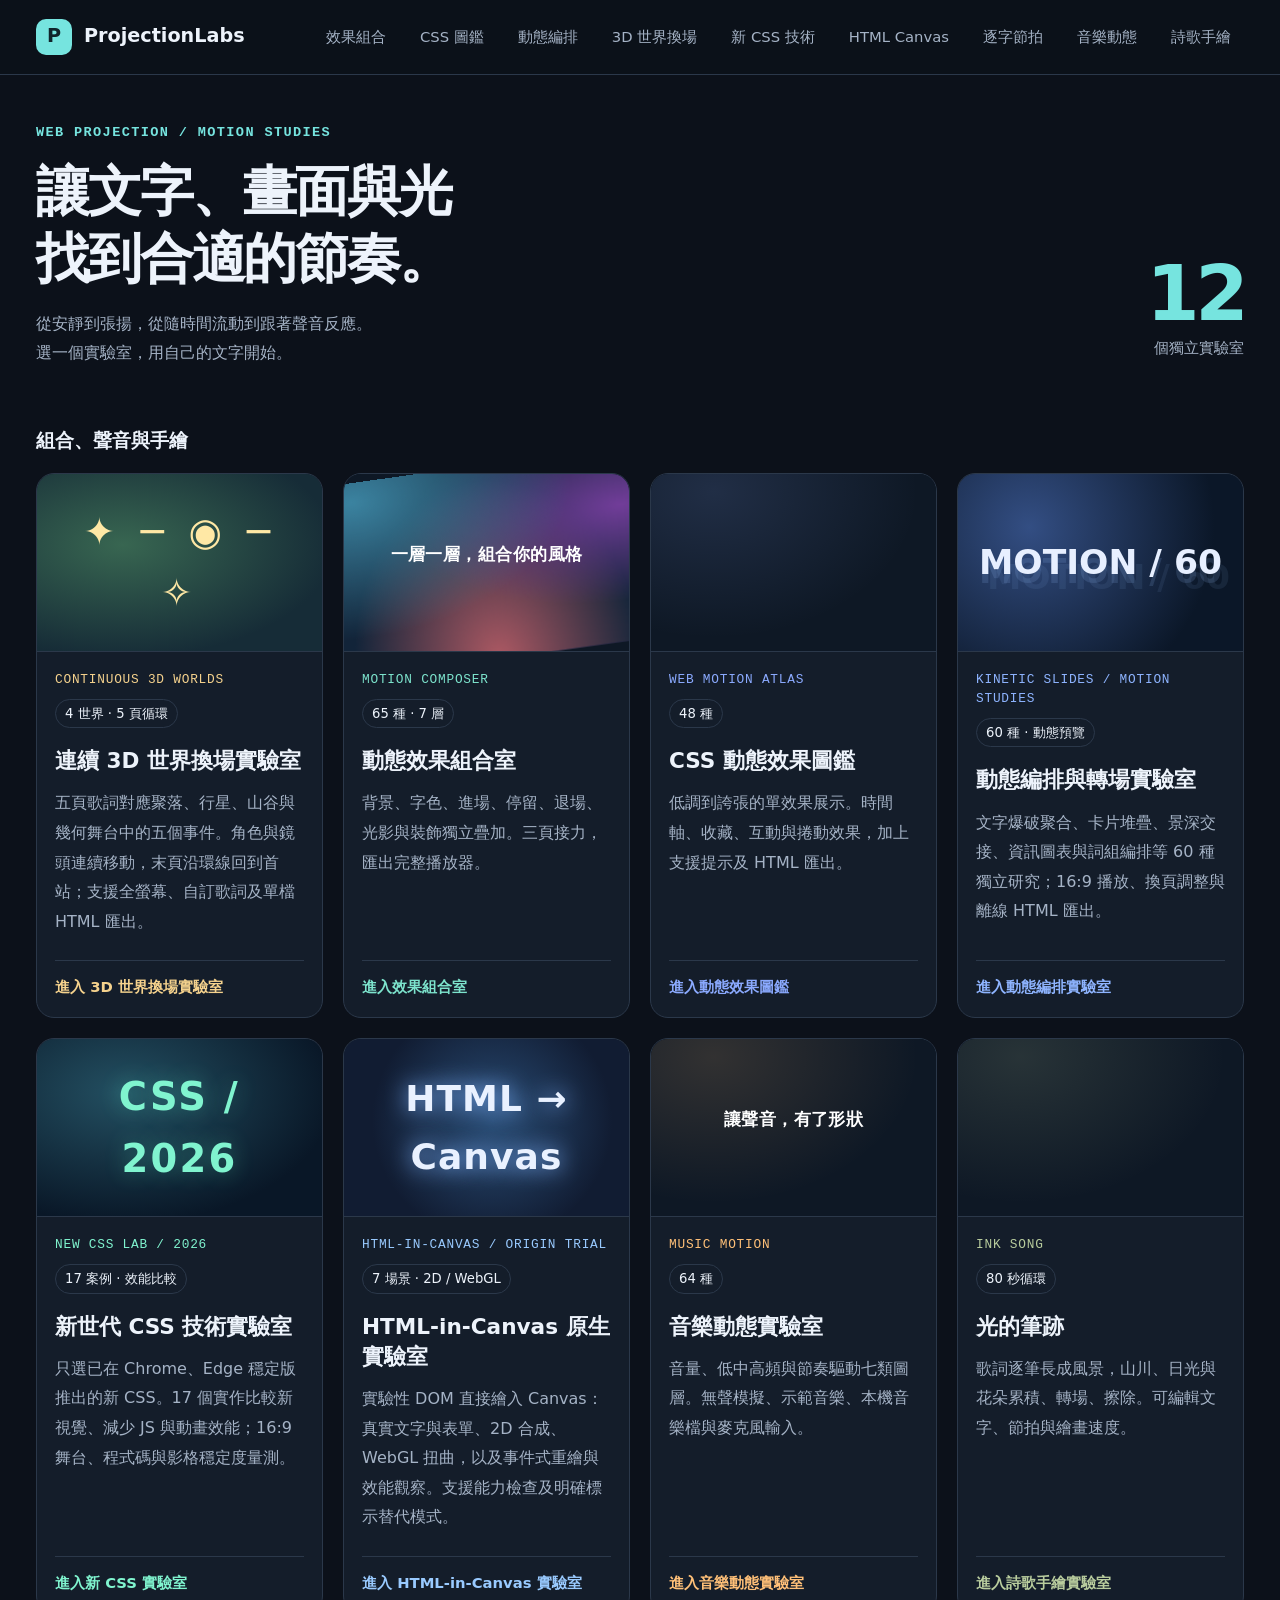
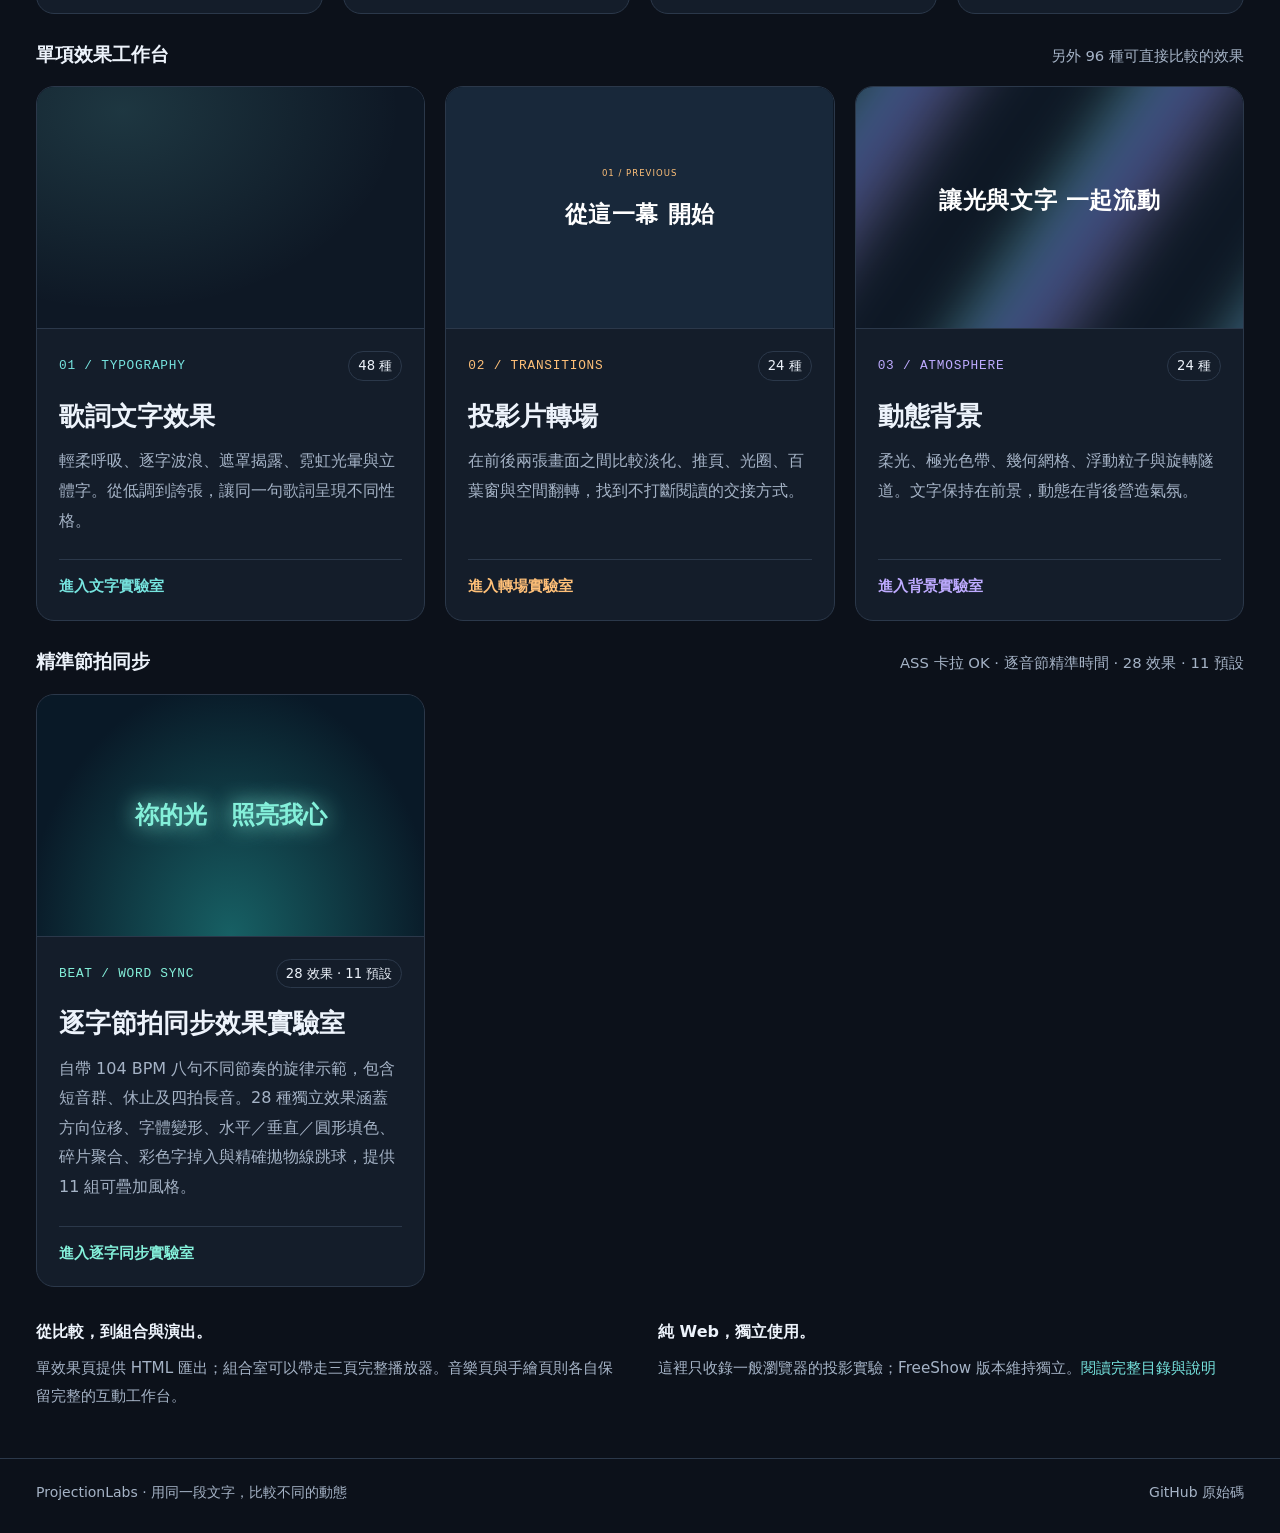
<file: index.html>
<!doctype html>
<html lang="zh-Hant">
<head><meta charset="utf-8"><meta name="viewport" content="width=device-width,initial-scale=1"><title>ProjectionLabs · 投影效果實驗室</title><meta name="description" content="十二個 Web 投影效果實驗室：效果組合、CSS 圖鑑、聲音動態、詩歌手繪、歌詞文字、投影片轉場與動態背景。"><link rel="icon" type="image/svg+xml" href="assets/favicon.svg"><link rel="stylesheet" href="assets/theme.css"><link rel="stylesheet" href="assets/home.css?v=20261011-3"></head>
<body>
<header class="site-header"><div class="container header-inner"><a class="brand" href="./"><span class="brand-mark" aria-hidden="true">P</span>ProjectionLabs</a><nav class="site-nav" aria-label="實驗室導覽"><a href="composer/">效果組合</a><a href="motion-atlas/">CSS 圖鑑</a><a href="kinetic-slides/">動態編排</a><a href="interactive-worlds/">3D 世界換場</a><a href="new-css/">新 CSS 技術</a><a href="html-in-canvas/">HTML Canvas</a><a href="lyrics-beat-sync/">逐字節拍</a><a href="music-motion/">音樂動態</a><a href="ink-song/">詩歌手繪</a></nav></div></header>
<main class="container"><div class="home-intro"><div><p class="overline">WEB PROJECTION / MOTION STUDIES</p><h1>讓文字、畫面與光<br>找到合適的節奏。</h1><p class="intro-text">從安靜到張揚，從隨時間流動到跟著聲音反應。<br>選一個實驗室，用自己的文字開始。</p></div><div class="collection-count"><strong>12</strong><span>個獨立實驗室</span></div></div>
<h2 class="section-heading">組合、聲音與手繪</h2>
<div class="lab-cards imported">
<a class="lab-link" href="interactive-worlds/" style="--card-accent:#f5d28d"><div class="lab-preview" aria-hidden="true" style="background:radial-gradient(ellipse at 30% 40%,#386651,#162c37 75%);display:grid;place-items:center"><span class="fallback" style="font-size:clamp(22px,3vw,40px);letter-spacing:.15em;color:#ffe8a5">✦ ─ ◉ ─ ✧</span></div><div class="lab-card-body"><div class="lab-card-top"><span class="lab-code">CONTINUOUS 3D WORLDS</span><span class="badge">4 世界 · 5 頁循環</span></div><h2>連續 3D 世界換場實驗室</h2><p>五頁歌詞對應聚落、行星、山谷與幾何舞台中的五個事件。角色與鏡頭連續移動，末頁沿環線回到首站；支援全螢幕、自訂歌詞及單檔 HTML 匯出。</p><span class="enter">進入 3D 世界換場實驗室</span></div></a>

<a class="lab-link" href="composer/" style="--card-accent:#7de4cd"><div class="lab-preview" id="preview-composer" aria-hidden="true"><span class="fallback">一層一層，組合你的風格</span></div><div class="lab-card-body"><div class="lab-card-top"><span class="lab-code">MOTION COMPOSER</span><span class="badge">65 種 · 7 層</span></div><h2>動態效果組合室</h2><p>背景、字色、進場、停留、退場、光影與裝飾獨立疊加。三頁接力，匯出完整播放器。</p><span class="enter">進入效果組合室</span></div></a>
<a class="lab-link" href="motion-atlas/" style="--card-accent:#8baaff"><div class="lab-preview" id="preview-motion-atlas" aria-hidden="true"><span class="fallback">看見每一格的變化</span></div><div class="lab-card-body"><div class="lab-card-top"><span class="lab-code">WEB MOTION ATLAS</span><span class="badge">48 種</span></div><h2>CSS 動態效果圖鑑</h2><p>低調到誇張的單效果展示。時間軸、收藏、互動與捲動效果，加上支援提示及 HTML 匯出。</p><span class="enter">進入動態效果圖鑑</span></div></a>
<a class="lab-link" href="kinetic-slides/" style="--card-accent:#8eb4ff"><div class="lab-preview" aria-hidden="true" style="background:radial-gradient(circle at 25% 30%,#334e83,#0b1728 75%);display:grid;place-items:center"><span class="fallback" style="font-size:clamp(22px,2.7vw,38px);font-weight:900;color:#e7efff;text-shadow:0 9px 0 #9bc0ff26,8px 15px 0 #9bc0ff16">MOTION / 60</span></div><div class="lab-card-body"><div class="lab-card-top"><span class="lab-code">KINETIC SLIDES / MOTION STUDIES</span><span class="badge">60 種 · 動態預覽</span></div><h2>動態編排與轉場實驗室</h2><p>文字爆破聚合、卡片堆疊、景深交接、資訊圖表與詞組編排等 60 種獨立研究；16:9 播放、換頁調整與離線 HTML 匯出。</p><span class="enter">進入動態編排實驗室</span></div></a>
<a class="lab-link" href="new-css/" style="--card-accent:#80f4cf"><div class="lab-preview" aria-hidden="true" style="background:radial-gradient(ellipse at 30% 30%,#234f61,#091727 75%);display:grid;place-items:center"><span class="fallback" style="font-size:clamp(26px,3vw,40px);font-weight:900;letter-spacing:.06em;text-shadow:0 0 22px #56efc355">CSS / 2026</span></div><div class="lab-card-body"><div class="lab-card-top"><span class="lab-code">NEW CSS LAB / 2026</span><span class="badge">17 案例 · 效能比較</span></div><h2>新世代 CSS 技術實驗室</h2><p>只選已在 Chrome、Edge 穩定版推出的新 CSS。17 個實作比較新視覺、減少 JS 與動畫效能；16:9 舞台、程式碼與影格穩定度量測。</p><span class="enter">進入新 CSS 實驗室</span></div></a>
<a class="lab-link" href="html-in-canvas/" style="--card-accent:#99caff"><div class="lab-preview" aria-hidden="true" style="background:radial-gradient(circle at 52% 46%,#294c75,#111c32 68%);display:grid;place-items:center"><span class="fallback" style="font-size:clamp(24px,3vw,36px);font-weight:900;letter-spacing:.03em;color:#e9f1ff;text-shadow:0 0 22px #82b4ff">HTML → Canvas</span></div><div class="lab-card-body"><div class="lab-card-top"><span class="lab-code">HTML-IN-CANVAS / ORIGIN TRIAL</span><span class="badge">7 場景 · 2D / WebGL</span></div><h2>HTML-in-Canvas 原生實驗室</h2><p>實驗性 DOM 直接繪入 Canvas：真實文字與表單、2D 合成、WebGL 扭曲，以及事件式重繪與效能觀察。支援能力檢查及明確標示替代模式。</p><span class="enter">進入 HTML-in-Canvas 實驗室</span></div></a>
<a class="lab-link" href="music-motion/" style="--card-accent:#ffc078"><div class="lab-preview" id="preview-music-motion" aria-hidden="true"><span class="fallback">讓聲音，有了形狀</span></div><div class="lab-card-body"><div class="lab-card-top"><span class="lab-code">MUSIC MOTION</span><span class="badge">64 種</span></div><h2>音樂動態實驗室</h2><p>音量、低中高頻與節奏驅動七類圖層。無聲模擬、示範音樂、本機音樂檔與麥克風輸入。</p><span class="enter">進入音樂動態實驗室</span></div></a>
<a class="lab-link" href="ink-song/" style="--card-accent:#b9cd9e"><div class="lab-preview" id="preview-ink-song" aria-hidden="true"><span class="fallback">一筆一畫，跟著節拍</span></div><div class="lab-card-body"><div class="lab-card-top"><span class="lab-code">INK SONG</span><span class="badge">80 秒循環</span></div><h2>光的筆跡</h2><p>歌詞逐筆長成風景，山川、日光與花朵累積、轉場、擦除。可編輯文字、節拍與繪畫速度。</p><span class="enter">進入詩歌手繪實驗室</span></div></a>
</div>
<h2 class="section-heading">單項效果工作台 <span>另外 96 種可直接比較的效果</span></h2>
<div class="lab-cards">
<a class="lab-link" href="lyrics/" style="--card-accent:#76e4df"><div class="lab-preview" id="preview-lyrics" aria-hidden="true"><span class="fallback">讓每個字 有自己的光</span></div><div class="lab-card-body"><div class="lab-card-top"><span class="lab-code">01 / TYPOGRAPHY</span><span class="badge">48 種</span></div><h2>歌詞文字效果</h2><p>輕柔呼吸、逐字波浪、遮罩揭露、霓虹光暈與立體字。從低調到誇張，讓同一句歌詞呈現不同性格。</p><span class="enter">進入文字實驗室</span></div></a>
<a class="lab-link" href="transitions/" style="--card-accent:#ffc078"><div class="lab-preview" id="preview-transitions" aria-hidden="true"><span class="fallback">讓每一幕 成為回憶</span></div><div class="lab-card-body"><div class="lab-card-top"><span class="lab-code">02 / TRANSITIONS</span><span class="badge">24 種</span></div><h2>投影片轉場</h2><p>在前後兩張畫面之間比較淡化、推頁、光圈、百葉窗與空間翻轉，找到不打斷閱讀的交接方式。</p><span class="enter">進入轉場實驗室</span></div></a>
<a class="lab-link" href="backgrounds/" style="--card-accent:#beabff"><div class="lab-preview" id="preview-backgrounds" aria-hidden="true"><span class="fallback">讓光與文字 一起流動</span></div><div class="lab-card-body"><div class="lab-card-top"><span class="lab-code">03 / ATMOSPHERE</span><span class="badge">24 種</span></div><h2>動態背景</h2><p>柔光、極光色帶、幾何網格、浮動粒子與旋轉隧道。文字保持在前景，動態在背後營造氣氛。</p><span class="enter">進入背景實驗室</span></div></a>
</div>
<h2 class="section-heading">精準節拍同步 <span>ASS 卡拉 OK · 逐音節精準時間 · 28 效果 · 11 預設</span></h2>
<div class="lab-cards">
<a class="lab-link" href="lyrics-beat-sync/" style="--card-accent:#84f0da"><div class="lab-preview" style="background:radial-gradient(ellipse at 50% 100%,#176064,#091927 75%)"><span class="fallback" style="text-shadow:0 0 22px #85f4dd">祢的光　照亮我心</span></div><div class="lab-card-body"><div class="lab-card-top"><span class="lab-code">BEAT / WORD SYNC</span><span class="badge">28 效果 · 11 預設</span></div><h2>逐字節拍同步效果實驗室</h2><p>自帶 104 BPM 八句不同節奏的旋律示範，包含短音群、休止及四拍長音。28 種獨立效果涵蓋方向位移、字體變形、水平／垂直／圓形填色、碎片聚合、彩色字掉入與精確拋物線跳球，提供 11 組可疊加風格。</p><span class="enter">進入逐字同步實驗室</span></div></a>
</div>
<div class="home-notes"><p><strong>從比較，到組合與演出。</strong>單效果頁提供 HTML 匯出；組合室可以帶走三頁完整播放器。音樂頁與手繪頁則各自保留完整的互動工作台。</p><p><strong>純 Web，獨立使用。</strong>這裡只收錄一般瀏覽器的投影實驗；FreeShow 版本維持獨立。<a href="https://github.com/ChrisTorng/ProjectionLabs#readme">閱讀完整目錄與說明</a></p></div>
</main><footer class="site-footer"><div class="container footer-inner"><span>ProjectionLabs · 用同一段文字，比較不同的動態</span><a href="https://github.com/ChrisTorng/ProjectionLabs">GitHub 原始碼</a></div></footer><script type="module" src="assets/home.js?v=20261011-3"></script>
</body></html>
</file>
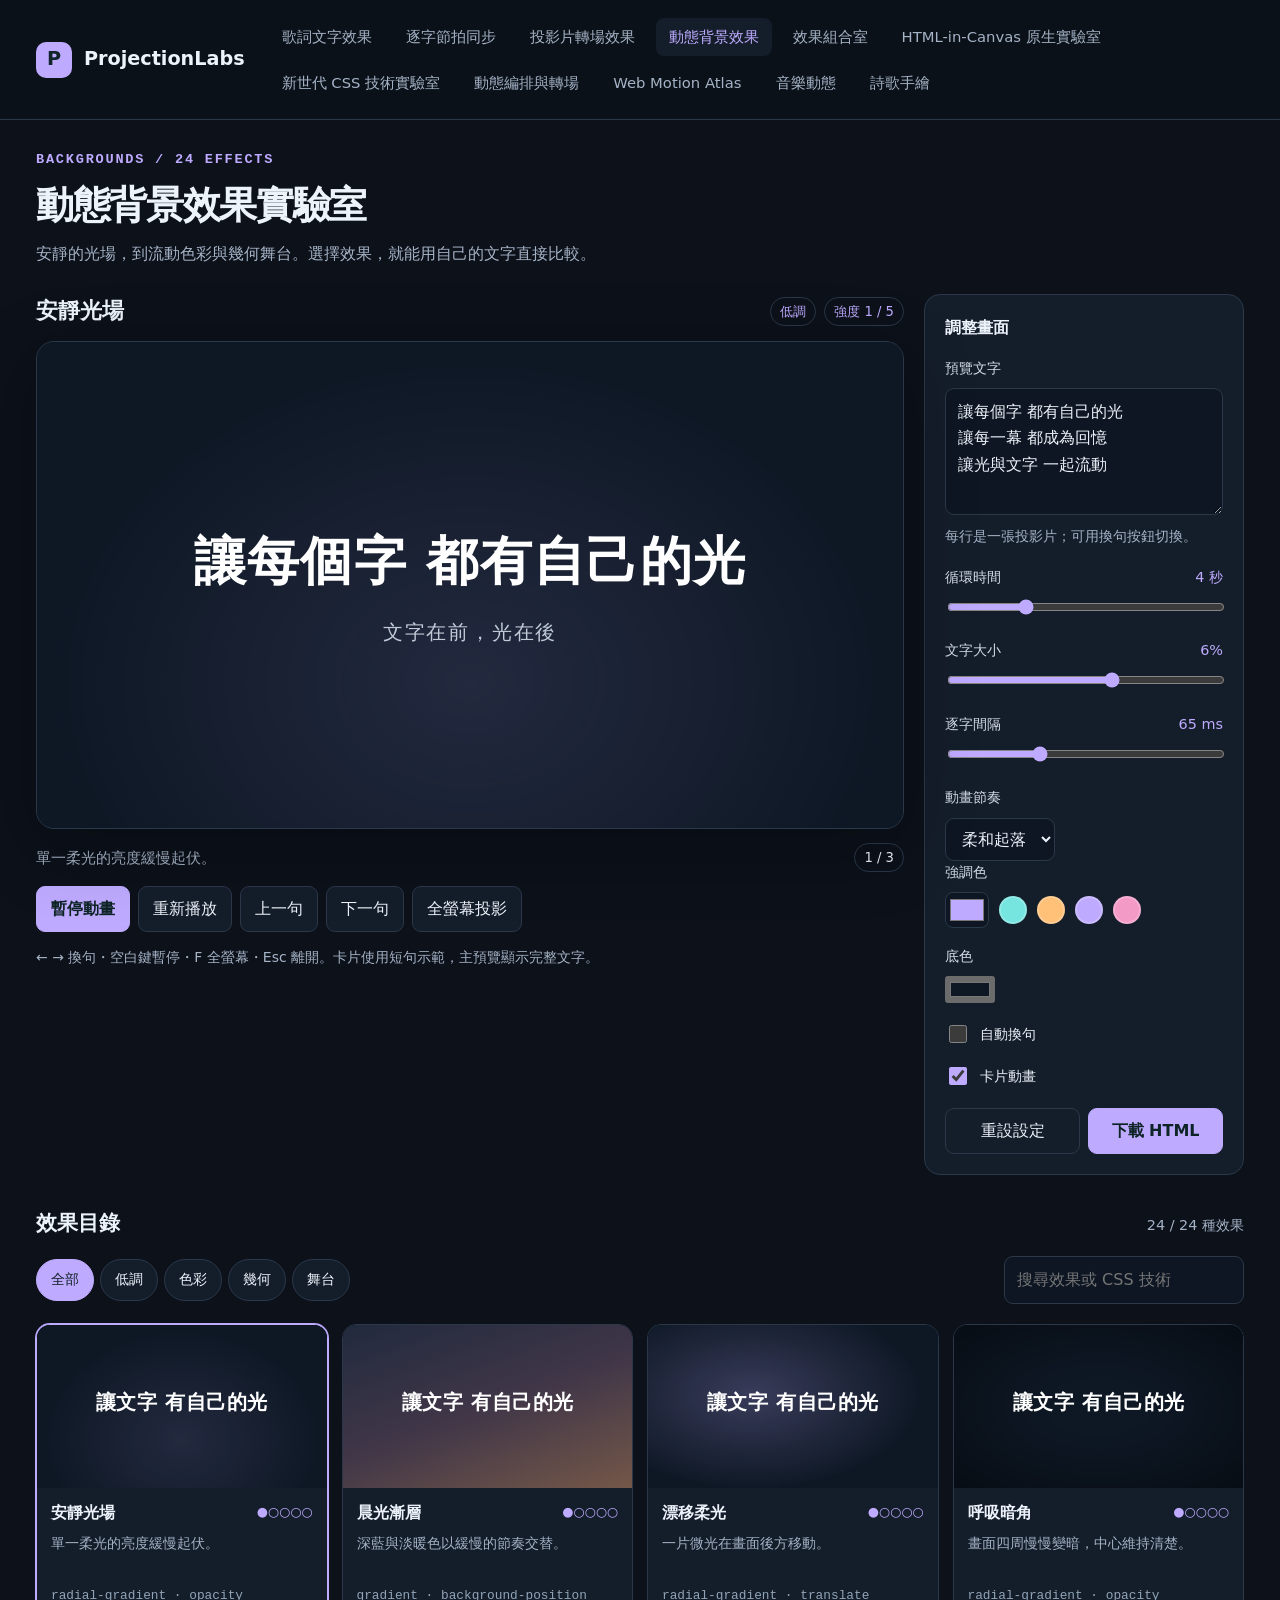
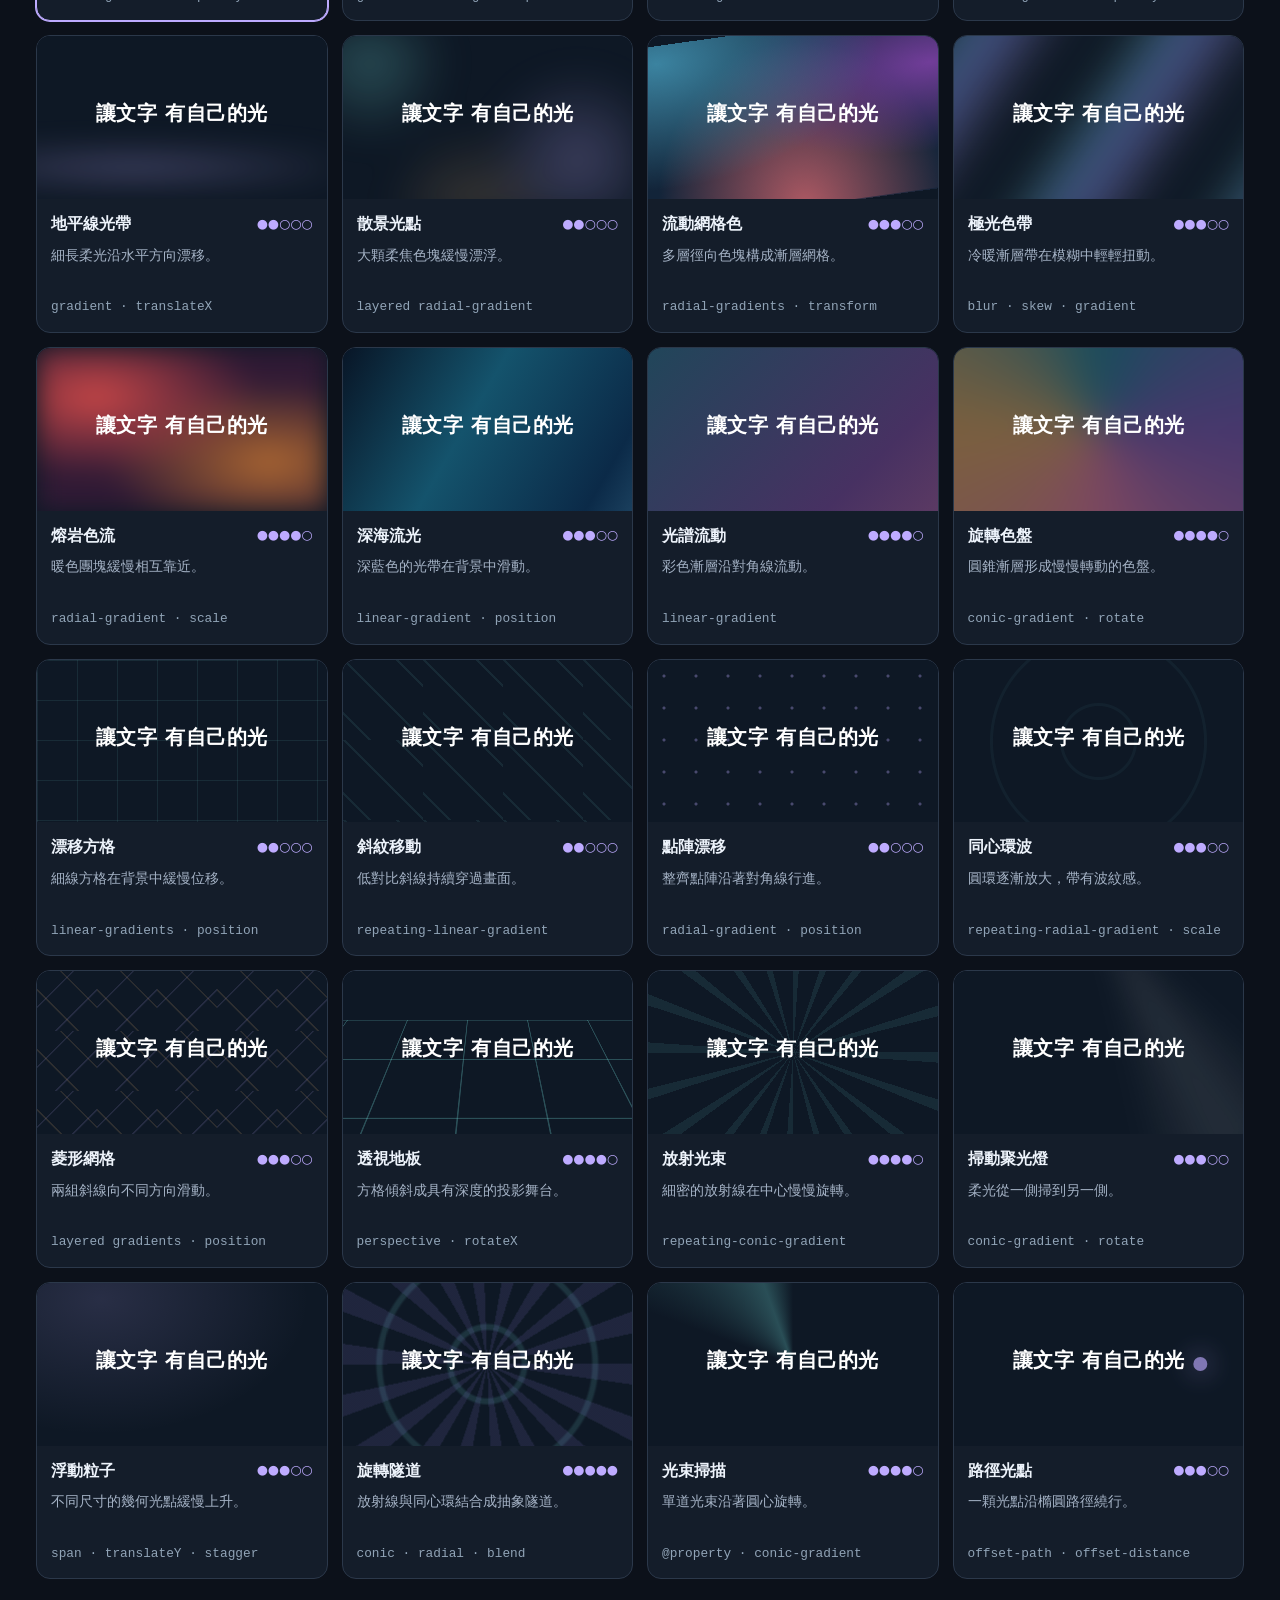
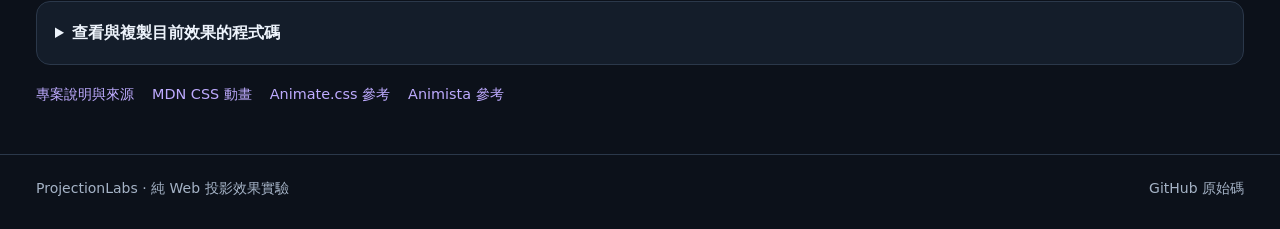
<file: backgrounds/index.html>
<!doctype html>
<html lang="zh-Hant"><head><meta charset="utf-8"><meta name="viewport" content="width=device-width,initial-scale=1"><title>動態背景實驗室 · ProjectionLabs</title><meta name="description" content="24 種純 CSS 動態投影背景，從安靜光場、極光漸層，到透視網格、粒子與旋轉隧道。"><link rel="icon" type="image/svg+xml" href="../assets/favicon.svg"><link rel="stylesheet" href="../assets/lab.css?v=20261011-2"></head><body data-lab="backgrounds"><div id="app"></div><noscript><p>此實驗室需要啟用 JavaScript。<a href="../">回到實驗室入口</a></p></noscript><script type="module" src="../assets/lab.js?v=20261011-3"></script></body></html>
</file>
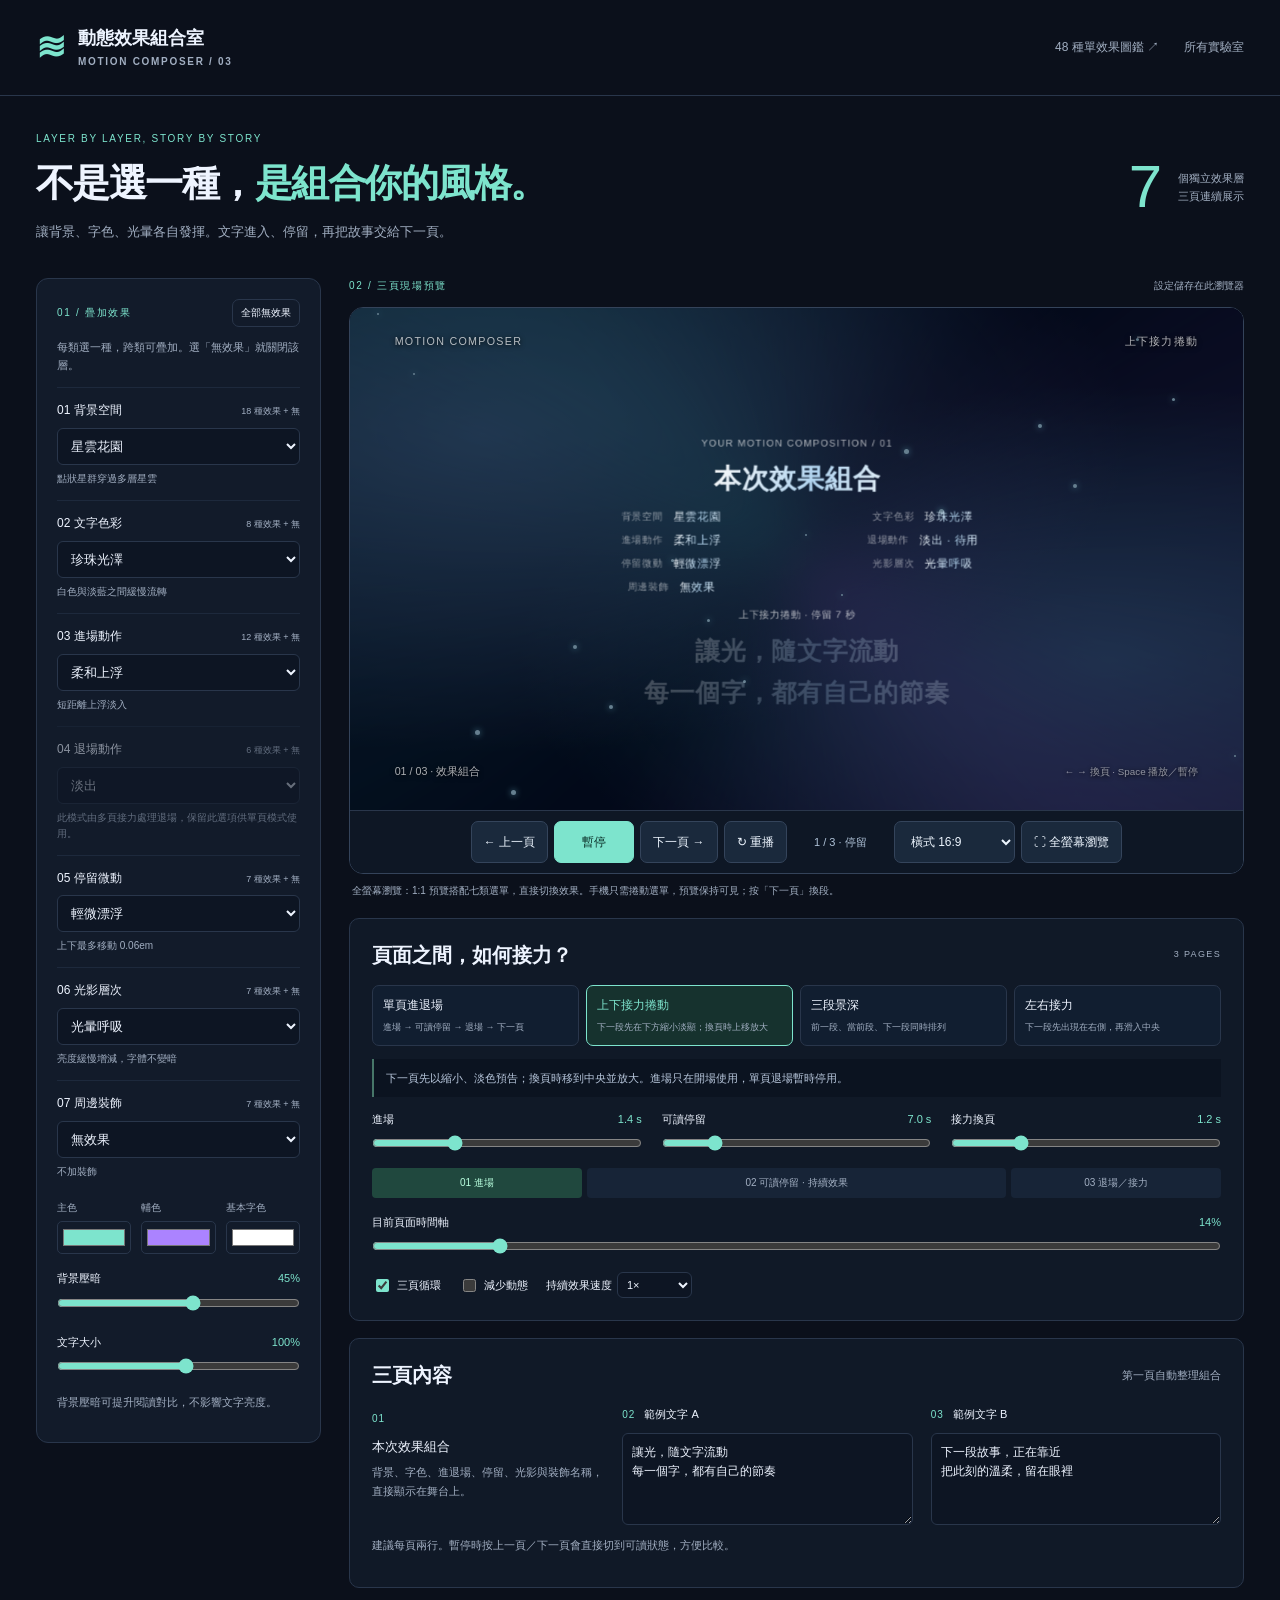
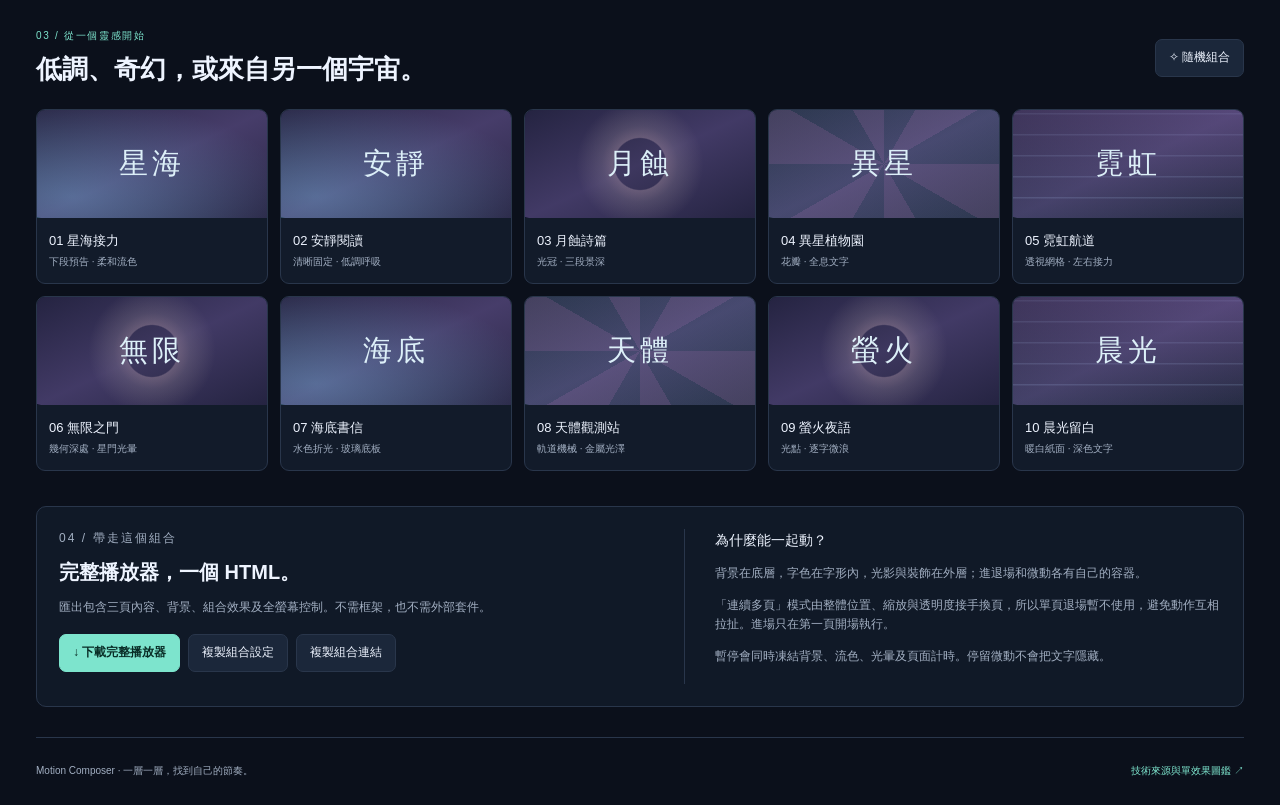
<file: composer/index.html>
<!doctype html>
<html lang="zh-Hant"><head><meta charset="utf-8"><meta name="viewport" content="width=device-width,initial-scale=1"><title>動態效果組合室｜三頁 Motion Composer</title><meta name="description" content="自由組合背景、文字色彩、進退場、停留微動、光影與裝飾，使用三頁連續播放與直橫式全螢幕預覽。"><link rel="stylesheet" href="composer.css"><link rel="stylesheet" href="player.css"></head><body>
<header><a href="./" class="brand"><span>≋</span><div>動態效果組合室<small>MOTION COMPOSER / 03</small></div></a><nav><a href="../motion-atlas/">48 種單效果圖鑑 ↗</a><a href="../">所有實驗室</a></nav></header>
<main><section class="intro"><div><p class="eyebrow">LAYER BY LAYER, STORY BY STORY</p><h1>不是選一種，<span>是組合你的風格。</span></h1><p>讓背景、字色、光暈各自發揮。文字進入、停留，再把故事交給下一頁。</p></div><div class="intro-note"><b>7</b><span>個獨立效果層<br>三頁連續展示</span></div></section>
<div class="workspace"><aside class="controls"><div class="panel-title"><p class="eyebrow">01 / 疊加效果</p><button id="clearEffects">全部無效果</button></div><p class="small">每類選一種，跨類可疊加。選「無效果」就關閉該層。</p><div id="layerControls"></div><div class="palette"><label>主色<input id="accent" type="color" value="#7de4cd"></label><label>輔色<input id="secondary" type="color" value="#ab83ff"></label><label>基本字色<input id="textColor" type="color" value="#ffffff"></label></div><label class="slider-label" for="dim">背景壓暗 <output id="dimValue"></output></label><input id="dim" type="range" min="0" max="80" step="1"><label class="slider-label" for="fontSize">文字大小 <output id="fontSizeValue"></output></label><input id="fontSize" type="range" min="60" max="135" step="5"><p class="small" id="contrastNote"></p></aside>
<div class="viewer-column"><div class="section-top"><p class="eyebrow">02 / 三頁現場預覽</p><span id="saveState" role="status">設定儲存在此瀏覽器</span></div><div id="player" class="mp-host"></div><div class="player-note">全螢幕瀏覽：1:1 預覽搭配七類選單，直接切換效果。手機只需捲動選單，預覽保持可見；按「下一頁」換段。</div>
<section class="playback panel"><div class="panel-title"><h2>頁面之間，如何接力？</h2><span class="badge">3 PAGES</span></div><div id="modeControls" class="mode-options"></div><div class="mode-note" id="modeNote"></div><div class="timing"><label for="inTime">進場 <output id="inTimeValue"></output><input id="inTime" type="range" min=".3" max="4" step=".1"></label><label for="holdTime">可讀停留 <output id="holdTimeValue"></output><input id="holdTime" type="range" min="2" max="30" step=".5"></label><label for="outTime"><span id="outLabel">退場／換頁</span> <output id="outTimeValue"></output><input id="outTime" type="range" min=".3" max="4" step=".1"></label></div><div class="phase-track" aria-label="播放階段"><span data-phase="進場">01 進場</span><span data-phase="停留">02 可讀停留 · 持續效果</span><span data-phase="退場">03 退場／接力</span></div><label class="slider-label" for="seek">目前頁面時間軸 <output id="seekValue">0%</output></label><input id="seek" type="range" min="0" max="100" step=".1" value="0"><div class="options-row"><label><input type="checkbox" id="loop"> 三頁循環</label><label><input type="checkbox" id="reduce"> 減少動態</label><label class="speed-label" for="speed">持續效果速度 <select id="speed"><option value="0.25">0.25×</option><option value="0.5">0.5×</option><option value="1">1×</option><option value="1.5">1.5×</option><option value="2">2×</option></select></label></div></section>
<section class="pages panel"><div class="panel-title"><h2>三頁內容</h2><span class="small">第一頁自動整理組合</span></div><div class="page-editors"><div class="page-one"><span class="page-number">01</span><h3>本次效果組合</h3><p>背景、字色、進退場、停留、光影與裝飾名稱，直接顯示在舞台上。</p></div><label><span class="page-number">02</span> 範例文字 A<textarea id="page2" rows="3" maxlength="160"></textarea></label><label><span class="page-number">03</span> 範例文字 B<textarea id="page3" rows="3" maxlength="160"></textarea></label></div><p class="small">建議每頁兩行。暫停時按上一頁／下一頁會直接切到可讀狀態，方便比較。</p></section></div></div>
<section class="presets-section"><div class="section-top"><div><p class="eyebrow">03 / 從一個靈感開始</p><h2>低調、奇幻，或來自另一個宇宙。</h2></div><button id="randomize">✧ 隨機組合</button></div><div id="presets" class="presets"></div></section>
<section class="export-section panel"><div><p class="eyebrow">04 / 帶走這個組合</p><h2>完整播放器，一個 HTML。</h2><p>匯出包含三頁內容、背景、組合效果及全螢幕控制。不需框架，也不需外部套件。</p><div class="export-actions"><button id="download" class="primary">↓ 下載完整播放器</button><button id="copyConfig">複製組合設定</button><button id="share">複製組合連結</button></div><p class="small" id="exportStatus" role="status"></p></div><div class="layer-notes"><h3>為什麼能一起動？</h3><p>背景在底層，字色在字形內，光影與裝飾在外層；進退場和微動各有自己的容器。</p><p>「連續多頁」模式由整體位置、縮放與透明度接手換頁，所以單頁退場暫不使用，避免動作互相拉扯。進場只在第一頁開場執行。</p><p>暫停會同時凍結背景、流色、光暈及頁面計時。停留微動不會把文字隱藏。</p></div></section>
<footer><span>Motion Composer · 一層一層，找到自己的節奏。</span><a href="../motion-atlas/#sources">技術來源與單效果圖鑑 ↗</a></footer></main><script src="composer-data.js"></script><script src="composer-core.js"></script><script src="composer-player.js"></script><script src="composer.js"></script></body></html>
</file>
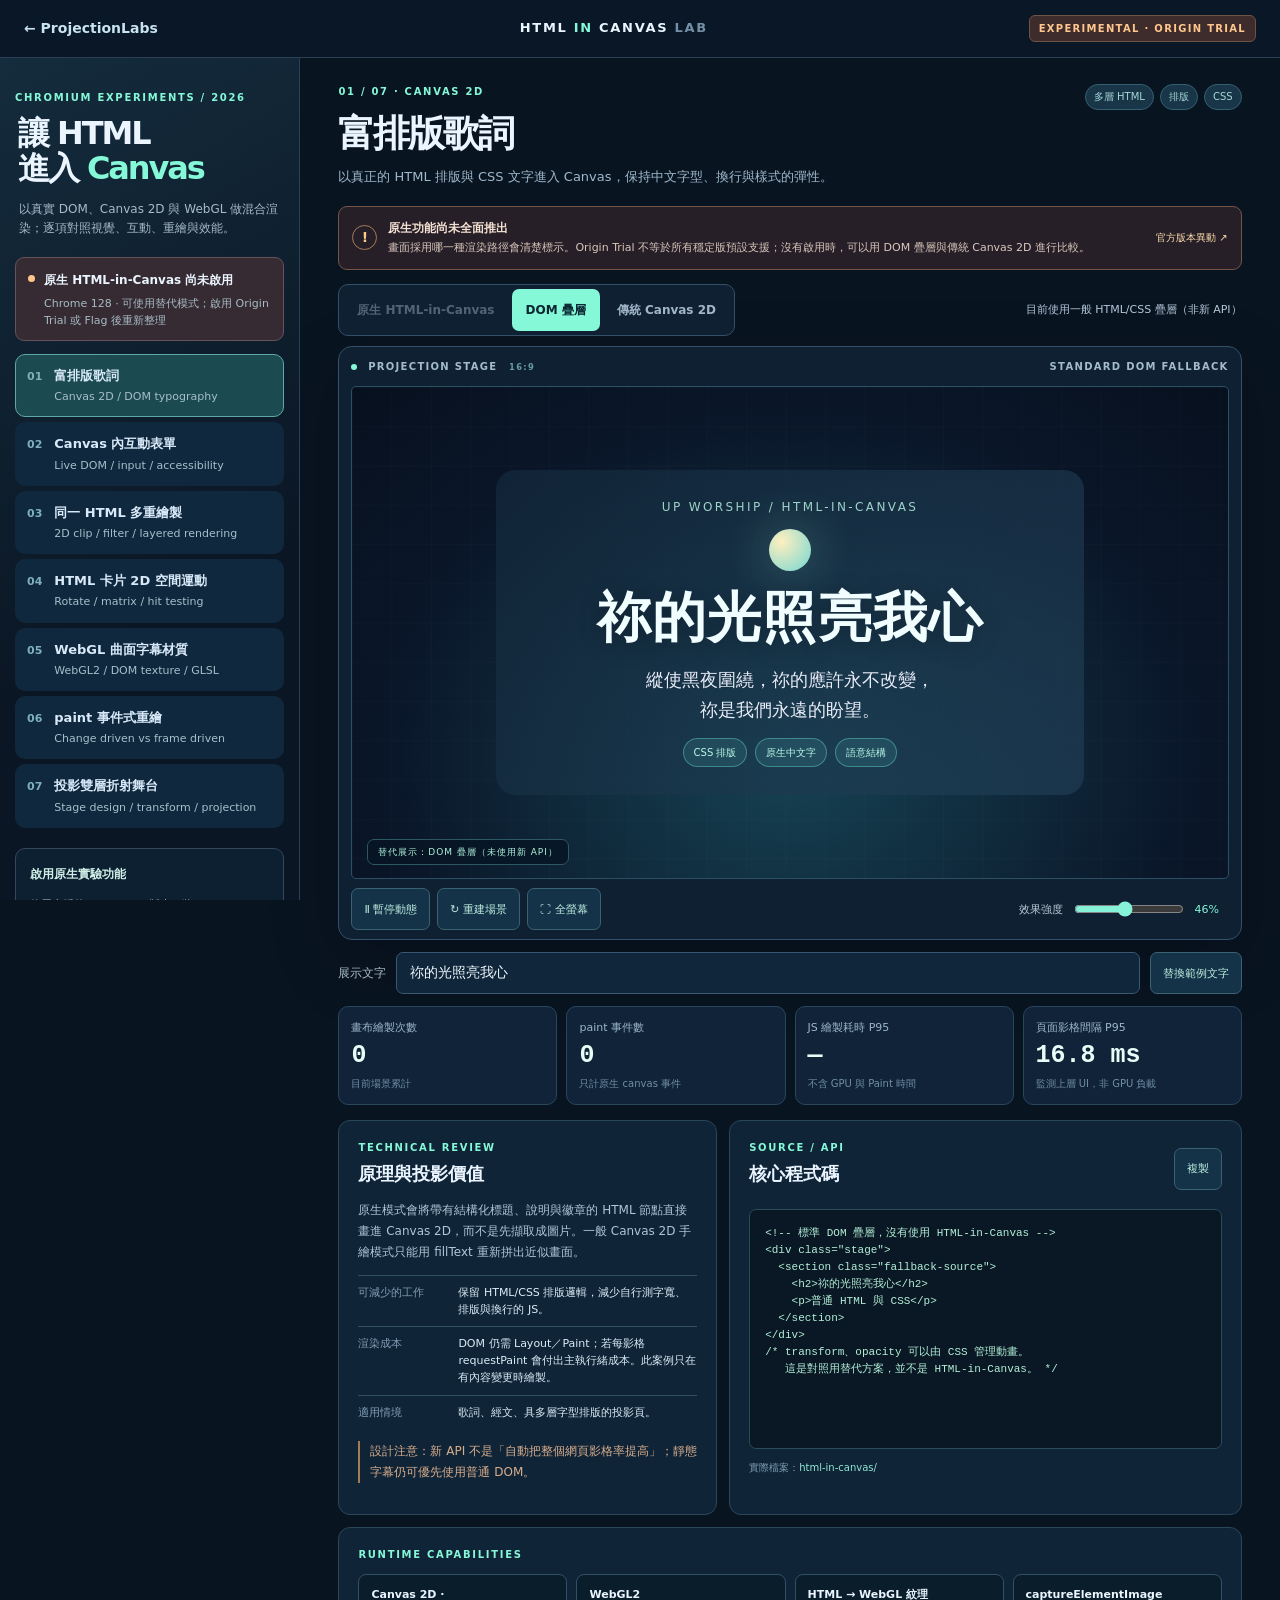
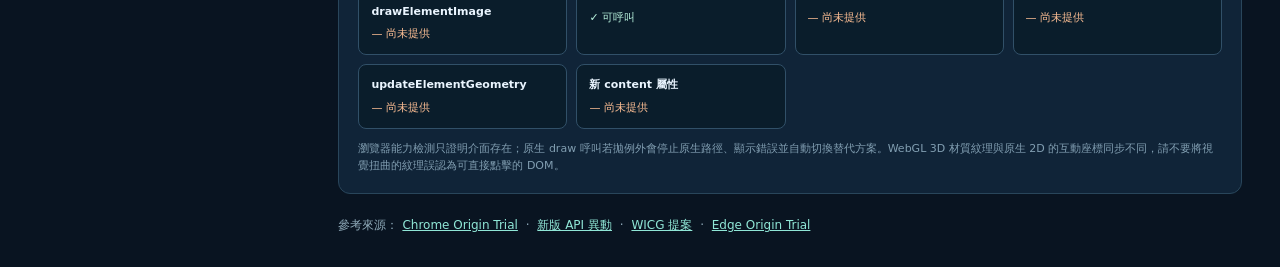
<file: html-in-canvas/index.html>
<!doctype html>
<html lang="zh-Hant">
<head>
<meta charset="utf-8"><meta name="viewport" content="width=device-width,initial-scale=1">
<title>HTML-in-Canvas 原生實驗室｜ProjectionLabs</title>
<meta name="description" content="探索 Chrome / Edge 實驗性的 HTML-in-Canvas API、DOM 互動、Canvas 2D、WebGL 紋理與效能取捨。">
<link rel="icon" href="../assets/favicon.svg" type="image/svg+xml">
<link rel="stylesheet" href="style.css?v=20261024-1">
</head>
<body>
<header class="top"><a href="../" class="back">← ProjectionLabs</a><strong>HTML <i>IN</i> CANVAS <span>LAB</span></strong><span class="trial">EXPERIMENTAL · ORIGIN TRIAL</span></header>
<div class="layout">
<aside class="sidebar">
  <p class="kicker">CHROMIUM EXPERIMENTS / 2026</p>
  <h1>讓 HTML<br>進入 <em>Canvas</em></h1>
  <p class="lead">以真實 DOM、Canvas 2D 與 WebGL 做混合渲染；逐項對照視覺、互動、重繪與效能。</p>
  <div class="status-card"><span class="bullet"></span><div><strong id="supportText">正在檢測原生 API…</strong><p id="supportDetail">偵測 drawElementImage 與 WebGL 擴充方法</p></div></div>
  <nav class="scenes" id="sceneList" aria-label="實驗場景"></nav>
  <div class="trial-guide">
    <b>啟用原生實驗功能</b>
    <p>使用支援的 Chromium 版本，將 <code>chrome://flags/#canvas-draw-element</code> 設為 Enabled 並重啟；或為正式網域註冊 Origin Trial。Edge 需使用對應 Edge 旗標／試用權杖。</p>
    <button id="copyFlag">複製 Chrome Flag 網址</button>
  </div>
</aside>
<main class="main">
  <section class="headline">
    <div><div class="eyebrow" id="sceneIndex">01 / 07 · 2D</div><h2 id="sceneTitle">正在載入…</h2><p id="sceneDesc"></p></div>
    <div class="chips" id="sceneChips"></div>
  </section>
  <div class="trial-banner"><span>!</span><div><strong>原生功能尚未全面推出</strong><p>畫面採用哪一種渲染路徑會清楚標示。Origin Trial 不等於所有穩定版預設支援；沒有啟用時，可以用 DOM 疊層與傳統 Canvas 2D 進行比較。</p></div><a href="https://developer.chrome.com/blog/html-in-canvas-ot-changes?hl=zh-tw" target="_blank" rel="noopener noreferrer">官方版本異動 ↗</a></div>
  <div class="toolbar">
    <div class="switch" id="rendererSwitch" role="group" aria-label="渲染路徑">
      <button data-mode="native">原生 HTML-in-Canvas</button><button data-mode="dom">DOM 疊層</button><button data-mode="raster">傳統 Canvas 2D</button>
    </div>
    <span class="renderer-state" id="rendererState">檢查中</span>
  </div>
  <div class="frame">
    <div class="frame-head"><span><b class="live-dot"></b> PROJECTION STAGE <small>16:9</small></span><span id="frameBadge">AUTO DETECT</span></div>
    <div class="stage" id="stage" aria-label="16 比 9 投影展示舞台"></div>
    <div class="stage-footer">
      <button id="playBtn">Ⅱ 暫停動態</button><button id="refreshBtn">↻ 重建場景</button><button id="fullscreenBtn">⛶ 全螢幕</button>
      <label class="slider">效果強度 <input id="intensity" type="range" min="0" max="100" value="46"> <output id="intensityValue">46%</output></label>
    </div>
  </div>
  <div class="editline"><label for="displayText">展示文字</label><input type="text" id="displayText" value="祢的光照亮我心" maxlength="70"><button id="randomText">替換範例文字</button></div>
  <div class="stats">
    <div><span>畫布繪製次數</span><strong id="drawCalls">0</strong><small>目前場景累計</small></div>
    <div><span>paint 事件數</span><strong id="paintEvents">0</strong><small>只計原生 canvas 事件</small></div>
    <div><span>JS 繪製耗時 P95</span><strong id="drawP95">—</strong><small>不含 GPU 與 Paint 時間</small></div>
    <div><span>頁面影格間隔 P95</span><strong id="frameP95">—</strong><small>監測上層 UI，非 GPU 負載</small></div>
  </div>
  <div class="detail">
    <section class="analysis-panel"><div class="eyebrow">TECHNICAL REVIEW</div><h3>原理與投影價值</h3><p id="howText"></p><dl><dt>可減少的工作</dt><dd id="lessJS"></dd><dt>渲染成本</dt><dd id="cost"></dd><dt>適用情境</dt><dd id="fit"></dd></dl><p class="warning" id="warning"></p></section>
    <section class="code-panel"><div class="code-head"><div><div class="eyebrow">SOURCE / API</div><h3>核心程式碼</h3></div><button id="copyCode">複製</button></div><pre><code id="code"></code></pre><div class="code-foot">實際檔案：<a href="https://github.com/ChrisTorng/ProjectionLabs/tree/main/html-in-canvas" target="_blank" rel="noopener noreferrer">html-in-canvas/</a></div></section>
  </div>
  <div class="capability">
    <div class="eyebrow">RUNTIME CAPABILITIES</div>
    <div class="cap-grid" id="capabilities"></div>
    <p>瀏覽器能力檢測只證明介面存在；原生 draw 呼叫若拋例外會停止原生路徑、顯示錯誤並自動切換替代方案。WebGL 3D 材質紋理與原生 2D 的互動座標同步不同，請不要將視覺扭曲的紋理誤認為可直接點擊的 DOM。</p>
  </div>
  <footer class="foot">參考來源：<a href="https://developer.chrome.com/blog/html-in-canvas-origin-trial?hl=zh-tw" target="_blank" rel="noopener noreferrer">Chrome Origin Trial</a> · <a href="https://developer.chrome.com/blog/html-in-canvas-ot-changes?hl=zh-tw" target="_blank" rel="noopener noreferrer">新版 API 異動</a> · <a href="https://github.com/WICG/html-in-canvas" target="_blank" rel="noopener noreferrer">WICG 提案</a> · <a href="https://developer.microsoft.com/en-us/microsoft-edge/origin-trials/trials/a297467e-0030-4c4c-8739-48e130026c03" target="_blank" rel="noopener noreferrer">Edge Origin Trial</a></footer>
</main>
</div>
<script type="module" src="app.js?v=20261024-1"></script>
</body>
</html>
</file>
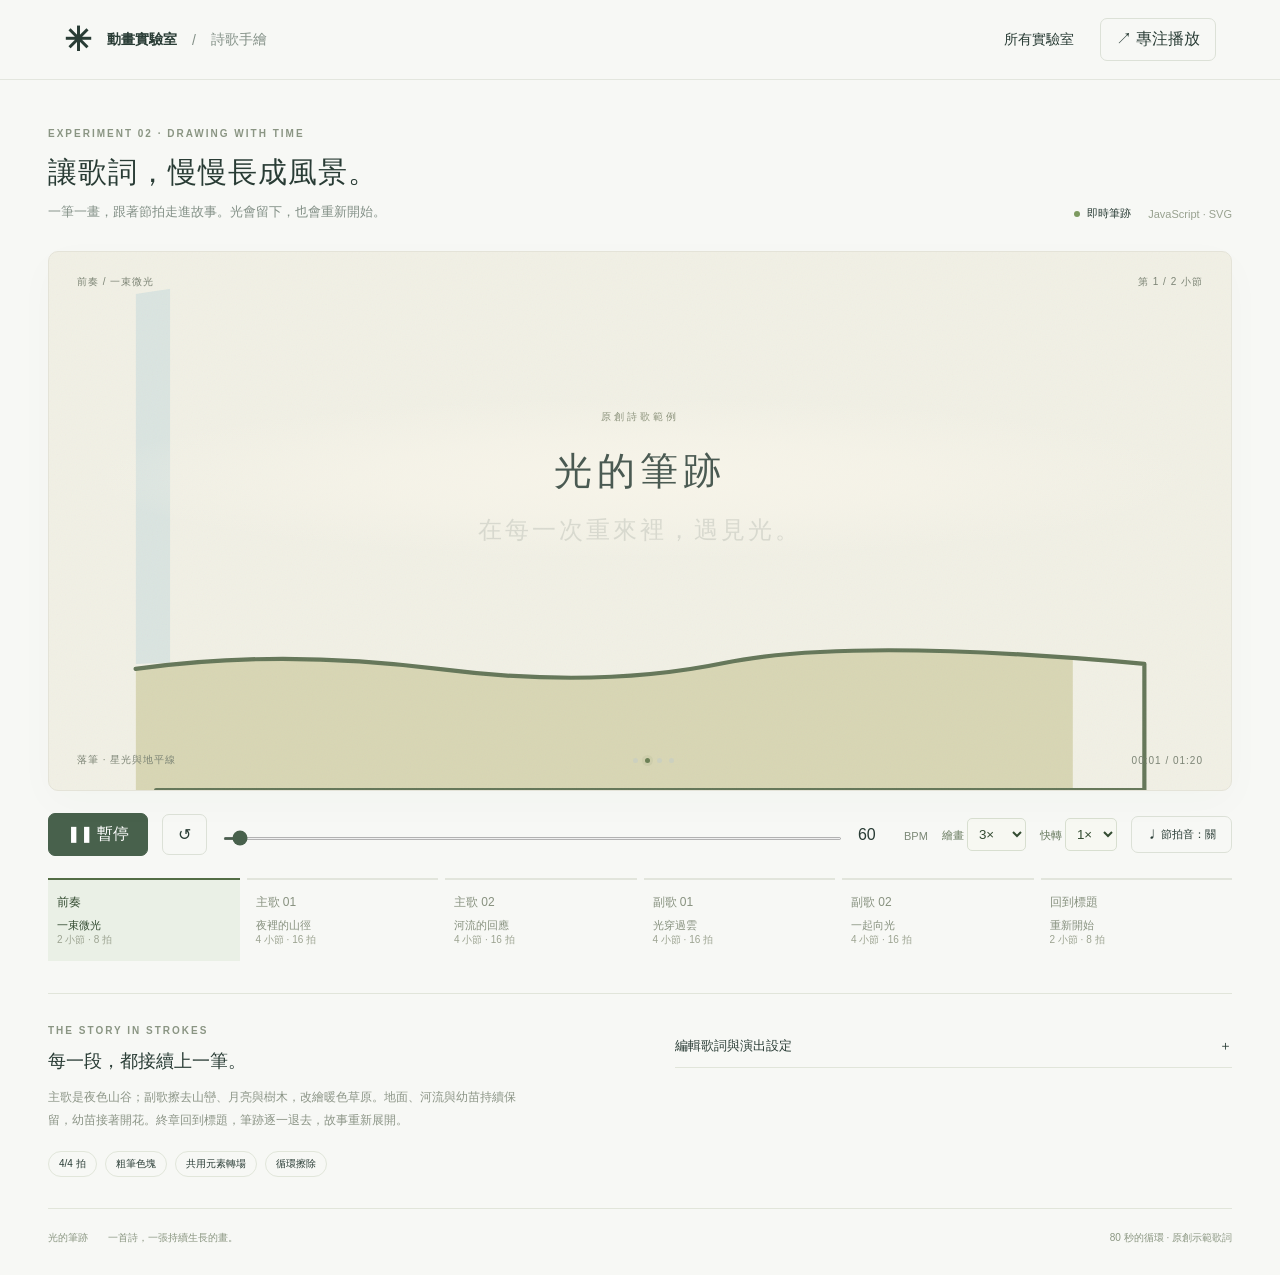
<file: ink-song/index.html>
<!doctype html><html lang="zh-Hant"><head><meta charset="utf-8"><meta name="viewport" content="width=device-width,initial-scale=1"><title>光的筆跡｜詩歌手繪實驗室</title><meta name="description" content="讓歌詞成為風景。隨節拍逐步手繪的詩歌動畫實驗室。"><link rel="icon" type="image/svg+xml" href="../assets/favicon.svg"><link rel="stylesheet" href="style.css?v=3"></head><body><header><a class="brand" href="./"><span class="mark">✳</span> 動畫實驗室 <span class="slash">/</span> <span class="muted">詩歌手繪</span></a><a class="hub-link" href="../">所有實驗室</a><button id="focus">↗ 專注播放</button></header><main><div class="heading"><div><div class="eyebrow">EXPERIMENT 02 · DRAWING WITH TIME</div><h1>讓歌詞，慢慢長成風景。</h1><p>一筆一畫，跟著節拍走進故事。光會留下，也會重新開始。</p></div><div class="live"><i></i> 即時筆跡 <span>JavaScript · SVG</span></div></div><section class="stage" id="stage"><div class="stage-top"><span id="sceneLabel">序章 / 一束微光</span><span id="bar">第 1 / 2 小節</span></div><svg id="drawing" viewBox="0 0 1200 640" aria-label="隨歌詞粗筆色塊的山川、日光和花朵"><defs><filter id="paper"><feTurbulence type="fractalNoise" baseFrequency=".7" numOctaves="3" stitchTiles="stitch"/><feColorMatrix type="saturate" values="0"/><feComponentTransfer><feFuncA type="linear" slope=".035"/></feComponentTransfer><feBlend in="SourceGraphic" mode="multiply"/></filter></defs><g id="art"></g></svg><div class="lyrics"><div id="sectionName">原創詩歌範例</div><h2 id="line1">光的筆跡</h2><p id="line2">在每一次重來裡，遇見光。</p></div><div class="stage-bottom"><span id="action">落筆 · 星光與地平線</span><span class="beats"><i></i><i></i><i></i><i></i></span><span id="time">00:00 / 01:20</span></div></section><section class="transport"><button id="play" class="primary">❚❚ 暫停</button><button id="restart" aria-label="重新播放">↺</button><div class="scrubber"><input id="seek" type="range" min="0" max="80" step=".05" value="0" aria-label="播放進度"></div><label class="tempo"><input id="bpm" type="number" min="30" max="180" value="60" aria-label="每分鐘拍數"> BPM</label><label class="speed">繪畫 <select id="drawSpeed"><option value="1">1×</option><option value="3" selected>3×</option><option value="6">6×</option><option value="12">12×</option></select></label><label class="speed">快轉 <select id="playSpeed"><option value="1">1×</option><option value="2">2×</option><option value="4">4×</option><option value="8">8×</option></select></label><button id="sound" aria-pressed="false">♩ 節拍音：關</button></section><nav id="chapters" aria-label="歌曲段落"></nav><section class="details"><div class="note"><div class="eyebrow">THE STORY IN STROKES</div><h3>每一段，都接續上一筆。</h3><p>主歌是夜色山谷；副歌擦去山巒、月亮與樹木，改繪暖色草原。地面、河流與幼苗持續保留，幼苗接著開花。終章回到標題，筆跡逐一退去，故事重新展開。</p><div class="tags"><span>4/4 拍</span><span>粗筆色塊</span><span>共用元素轉場</span><span>循環擦除</span></div></div><details class="editor"><summary>編輯歌詞與演出設定 <span>＋</span></summary><label>詩歌標題<input id="titleEdit" value="光的筆跡"></label><div id="lyricInputs"></div><p>每頁兩行，各唱兩小節。文字可修改；此範例的繪畫腳本依「由夜入光」設計。繪畫倍率加速落筆，快轉倍率加速整首演出。</p><button id="apply">套用歌詞</button></details></section><footer>光的筆跡 <span>一首詩，一張持續生長的畫。</span><span>80 秒的循環 · 原創示範歌詞</span></footer></main><script src="app.js?v=2"></script></body></html>
</file>
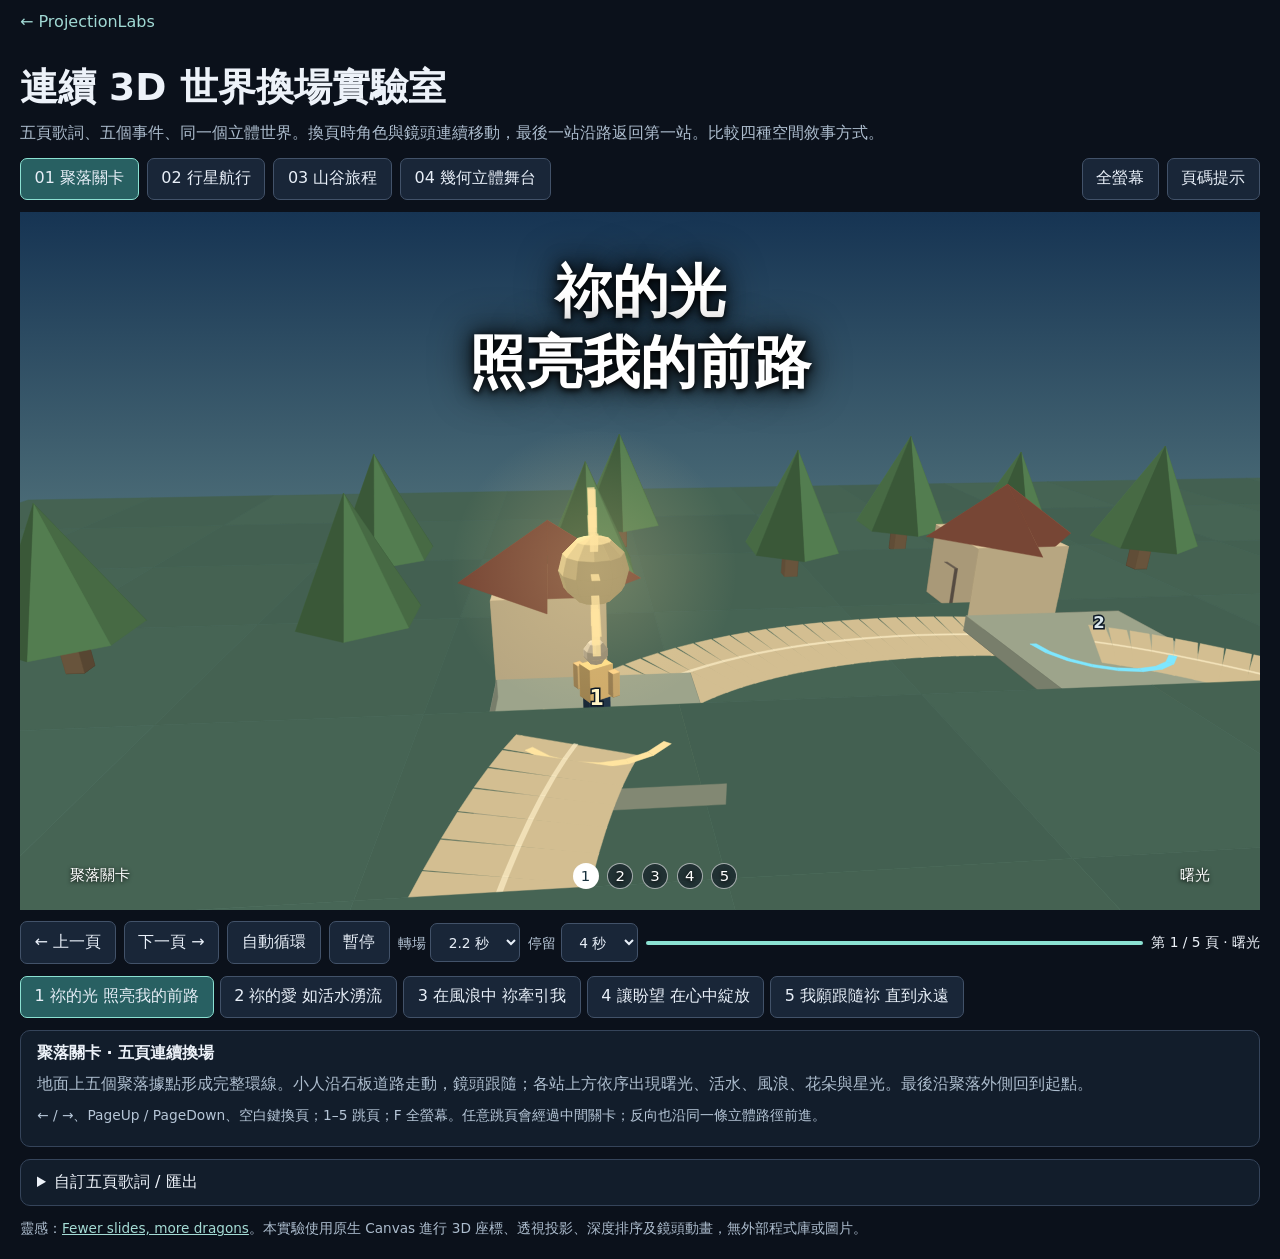
<file: interactive-worlds/index.html>
<!doctype html>
<html lang="zh-Hant">
<head><meta charset="utf-8"><meta name="viewport" content="width=device-width,initial-scale=1"><title>連續 3D 世界換場 · ProjectionLabs</title>
<style>
:root{color-scheme:dark;font-family:system-ui,"Microsoft JhengHei",sans-serif;background:#0b111b;color:#edf2f9}*{box-sizing:border-box}body{margin:0}main,header{max-width:1500px;margin:auto;padding:12px 20px}header a{color:#a1d9d4;text-decoration:none}h1{font-size:clamp(1.45rem,3vw,2.35rem);margin:8px 0}p{line-height:1.55;color:#adbdce;margin:8px 0}button,select,input,textarea{font:inherit}button,select{background:#192638;color:#e8eff8;border:1px solid #425269;border-radius:7px;padding:.6rem .85rem;cursor:pointer}button[aria-pressed=true]{background:#286062;border-color:#8be1d2}button:focus-visible{outline:2px solid #9ce6d9}button:disabled{opacity:.5}.tools{display:flex;flex-wrap:wrap;gap:8px;align-items:center;margin:12px 0}.spacer{flex:1}.shell{position:relative;background:#050810;display:grid;place-items:center;width:100%}.stage{position:relative;width:100%;aspect-ratio:16/9;overflow:hidden;container-type:inline-size;background:#101b2a}.stage canvas{position:absolute;inset:0;width:100%;height:100%;display:block}.lyrics{position:absolute;top:5.5%;left:7%;right:7%;text-align:center;pointer-events:none;display:grid;place-items:center;min-height:22%;color:white}.lyrics div{grid-area:1/1;font-size:4.6cqw;font-weight:750;line-height:1.25;text-shadow:0 2px 6px #000,0 0 18px #000,0 0 40px #000;white-space:pre-line;overflow-wrap:anywhere}.hud{position:absolute;bottom:3%;left:4%;right:4%;display:flex;justify-content:space-between;align-items:center;pointer-events:none;color:#fff;font-size:1.2cqw;text-shadow:0 1px 4px #000}.dots{display:flex;gap:.7cqw}.dots span{display:grid;place-items:center;width:2.1cqw;height:2.1cqw;border:1px solid #fff9;border-radius:50%;background:#101a25aa}.dots span.active{background:#fff;color:#18303d;text-shadow:none}.shell:fullscreen,.shell.theater{width:100vw;height:100dvh;background:#000}.shell.theater{position:fixed;inset:0;z-index:100}.shell:fullscreen .stage,.shell.theater .stage{width:min(100vw,177.77778dvh)}.exit{display:none;position:absolute;z-index:2;top:8px;right:8px;opacity:.3}.shell:fullscreen .exit,.shell.theater .exit{display:block}.exit:hover{opacity:1}.page-buttons{display:flex;flex-wrap:wrap;gap:6px}.panel{border:1px solid #35445a;border-radius:10px;padding:12px 16px;background:#121d2b;margin:12px 0}.panel h2{margin:0;font-size:1rem}.panel textarea{display:block;width:100%;min-height:130px;background:#0a121d;color:#eef;border:1px solid #425269;border-radius:6px;padding:10px;resize:vertical;line-height:1.6}.progress{height:4px;background:#263647;border-radius:2px;overflow:hidden;flex:1;min-width:60px}.progress i{display:block;width:0;height:100%;background:#8be1d2}.label{color:#b6c6d7;font-size:.86rem}.status{font-variant-numeric:tabular-nums;font-size:.86rem}.source a{color:#a5dcd5}.source{font-size:.85rem}.stage[data-hud=off] .hud{display:none}@media(max-width:650px){main,header{padding:10px}.tools{gap:5px}.tools button{padding:.48rem .6rem;font-size:.84rem}.spacer{display:none}}
</style></head>
<body><header><a href="../">← ProjectionLabs</a></header><main>
<h1>連續 3D 世界換場實驗室</h1><p>五頁歌詞、五個事件、同一個立體世界。換頁時角色與鏡頭連續移動，最後一站沿路返回第一站。比較四種空間敘事方式。</p>
<div class="tools" id="modes"><button data-mode="village">01 聚落關卡</button><button data-mode="orbit">02 行星航行</button><button data-mode="journey">03 山谷旅程</button><button data-mode="bauhaus">04 幾何立體舞台</button><span class="spacer"></span><button id="full">全螢幕</button><button id="hud">頁碼提示</button></div>
<div class="shell" id="shell"><button class="exit" id="exit">離開滿版</button><div class="stage" id="stage"><canvas id="canvas"></canvas><div class="lyrics"><div id="oldLyric"></div><div id="newLyric"></div></div><div class="hud"><span id="sceneLabel"></span><div class="dots" id="dots"></div><span id="stageState"></span></div></div></div>
<div class="tools"><button id="prev">← 上一頁</button><button id="next">下一頁 →</button><button id="auto">自動循環</button><button id="pause">暫停</button><label class="label">轉場 <select id="duration"><option value="1200">1.2 秒</option><option value="2200" selected>2.2 秒</option><option value="3500">3.5 秒</option><option value="5000">5 秒</option></select></label><label class="label">停留 <select id="hold"><option value="2000">2 秒</option><option value="4000" selected>4 秒</option><option value="7000">7 秒</option></select></label><div class="progress"><i id="bar"></i></div><span class="status" id="status"></span></div>
<div class="page-buttons" id="pages"></div>
<section class="panel"><h2 id="modeTitle"></h2><p id="description"></p><p class="label">← / →、PageUp / PageDown、空白鍵換頁；1–5 跳頁；F 全螢幕。任意跳頁會經過中間關卡；反向也沿同一條立體路徑前進。</p></section>
<details class="panel"><summary>自訂五頁歌詞 / 匯出</summary><p>每行一頁，使用「｜」可在同一頁換行。五個事件固定依頁次發生，方便比較轉場。文字不會上傳。</p><textarea id="editor" aria-label="五頁歌詞"></textarea><div class="tools"><button id="apply">套用</button><button id="restore">恢復範例</button><button id="export">匯出單檔 HTML</button><span id="editStatus" class="label"></span></div></details>
<p class="source">靈感：<a href="https://www.breakingchange.blog/p/fewer-slides-more-dragons">Fewer slides, more dragons</a>。本實驗使用原生 Canvas 進行 3D 座標、透視投影、深度排序及鏡頭動畫，無外部程式庫或圖片。</p></main>
<script type="application/json" id="lyricsData">["祢的光｜照亮我的前路","祢的愛｜如活水湧流","在風浪中｜祢牽引我","讓盼望｜在心中綻放","我願跟隨祢｜直到永遠"]</script>
<script>
'use strict';
const $=id=>document.getElementById(id),cv=$('canvas'),ctx=cv.getContext('2d');
const TAU=Math.PI*2,clamp=(x,a,b)=>Math.max(a,Math.min(b,x)),mix=(a,b,t)=>a+(b-a)*t,mod=(x,n)=>((x%n)+n)%n,sm=t=>t*t*(3-2*t);
const add=(a,b)=>a.map((x,i)=>x+b[i]),sub=(a,b)=>a.map((x,i)=>x-b[i]),mul=(a,s)=>a.map(x=>x*s),dot=(a,b)=>a.reduce((s,x,i)=>s+x*b[i],0),cross=(a,b)=>[a[1]*b[2]-a[2]*b[1],a[2]*b[0]-a[0]*b[2],a[0]*b[1]-a[1]*b[0]],unit=a=>mul(a,1/(Math.hypot(...a)||1)),lerp=(a,b,t)=>a.map((x,i)=>mix(x,b[i],t));
const configs={
village:{name:'聚落關卡',desc:'地面上五個聚落據點形成完整環線。小人沿石板道路走動，鏡頭跟隨；各站上方依序出現曙光、活水、風浪、花朵與星光。最後沿聚落外側回到起點。',points:[[-10,0,8],[-13,0,-5],[0,0,-13],[13,0,-5],[10,0,9]],sky:['#163453','#90b4a5'],ground:'#466454',road:'#d3be91',cam:[7,8,12],fog:'#779c99'},
orbit:{name:'行星航行',desc:'五座漂浮星球環繞中央光源，飛行器依軌道穿梭，攝影機在太空中連續追蹤。第五顆星球到第一顆星球沿環形軌道完成，不重設鏡頭。',points:[[-12,0,8],[-15,3,-6],[0,5,-16],[15,2,-7],[12,-1,10]],sky:['#080c25','#293760'],ground:'#171f39',road:'#6076b5',cam:[9,7,15],fog:'#263455'},
journey:{name:'山谷旅程',desc:'山谷中五站具有不同高度，角色沿彎曲山路攀升，再經另一側的下降道路回到原來的山谷。使用低角度跟拍，讓坡度、景深及遠近地形真正改變。',points:[[-13,0,10],[-15,2,-4],[-4,5,-14],[11,8,-8],[14,3,8]],sky:['#182f49','#a7b1bc'],ground:'#4d6660',road:'#dfc7a4',cam:[7,6,13],fog:'#84989d'},
bauhaus:{name:'幾何立體舞台',desc:'五座不同高度與色彩的立體模組由環形橋樑連接。角色穿越抽象空間，鏡頭以側向弧形運動展示幾何遮擋、遠近及立體深度；最後下降回到第一座模組。',points:[[-10,0,8],[-13,3,-5],[0,6,-13],[13,3,-5],[10,1,9]],sky:['#202838','#c3b59b'],ground:'#a39d8e',road:'#e3cb89',cam:[12,9,13],fog:'#8b8f8f'}
};
const eventNames=['曙光','活水','風浪','綻放','星光'],eventColors=['#ffe4a0','#7ee7ff','#bdd9ff','#f5a0bb','#ffe0a0'];
const initial=JSON.parse($('lyricsData').textContent);let lyrics=initial.slice(),mode='village',p=0,target=0,paused=false,auto=false,holdTime=0,clock=0,last=0,lastPaint=0,W=0,H=0,faces=[],staticFaces=[],labels=[],stars=[],eye=[],right=[],up=[],forward=[],transitionStart=null,segmentTarget=0;
function spline(q){const pts=configs[mode].points,n=pts.length,i=Math.floor(q),t=q-i,a=pts[mod(i-1,n)],b=pts[mod(i,n)],c=pts[mod(i+1,n)],d=pts[mod(i+2,n)];return b.map((v,k)=>.5*((2*v)+(-a[k]+c[k])*t+(2*a[k]-5*v+4*c[k]-d[k])*t*t+(-a[k]+3*v-3*c[k]+d[k])*t*t*t))}
function tangent(q){return unit(sub(spline(q+.012),spline(q-.012)))}
function tint(hex,s){const n=parseInt(hex.slice(1),16);return '#'+[n>>16&255,n>>8&255,n&255].map(v=>Math.round(clamp(v*s,0,255)).toString(16).padStart(2,'0')).join('')}
let dest=staticFaces;
function poly(v,c,alpha=1){dest.push({v,c,alpha})}
function cube(o,w,h,d,c,rot=0,alpha=1){const [x,y,z]=o,cs=Math.cos(rot),sn=Math.sin(rot),v=[];for(const Y of [0,h])for(const [X,Z] of [[-w/2,-d/2],[w/2,-d/2],[w/2,d/2],[-w/2,d/2]])v.push([x+X*cs-Z*sn,y+Y,z+X*sn+Z*cs]);[[[0,1,5,4],.78],[[1,2,6,5],.93],[[2,3,7,6],.86],[[3,0,4,7],.65],[[4,5,6,7],1.12],[[0,3,2,1],.55]].forEach(([idx,s])=>poly(idx.map(i=>v[i]),tint(c,s),alpha))}
function ring(o,r1,r2,c,n=24,alpha=1){for(let i=0;i<n;i++){const a=i/n*TAU,b=(i+1)/n*TAU,f=(r,t)=>[o[0]+Math.cos(t)*r,o[1],o[2]+Math.sin(t)*r];poly([f(r1,a),f(r2,a),f(r2,b),f(r1,b)],c,alpha)}}
function sphere(o,r,c,rows=7,cols=12,alpha=1,scale=[1,1,1]){const v=(a,b)=>add(o,[r*Math.sin(a)*Math.cos(b)*scale[0],r*Math.cos(a)*scale[1],r*Math.sin(a)*Math.sin(b)*scale[2]]);for(let i=0;i<rows;i++)for(let j=0;j<cols;j++){const a=i/rows*Math.PI,b=(i+1)/rows*Math.PI,u=j/cols*TAU,w=(j+1)/cols*TAU;const normal=[Math.sin((a+b)/2)*Math.cos((u+w)/2),Math.cos((a+b)/2),Math.sin((a+b)/2)*Math.sin((u+w)/2)];poly([v(a,u),v(a,w),v(b,w),v(b,u)],tint(c,.62+.48*Math.max(0,dot(normal,unit([-1,2,1])))),alpha)}}
function pyramid(o,r,h,c,n=4,alpha=1){for(let i=0;i<n;i++){const a=i/n*TAU,b=(i+1)/n*TAU;poly([[o[0]+Math.cos(a)*r,o[1],o[2]+Math.sin(a)*r],[o[0]+Math.cos(b)*r,o[1],o[2]+Math.sin(b)*r],[o[0],o[1]+h,o[2]]],tint(c,.7+.3*(i%3)/2),alpha)}}
function ribbon(a,b,width,c,alpha=1){const d=unit([b[0]-a[0],0,b[2]-a[2]]),n=[-d[2]*width/2,0,d[0]*width/2];poly([add(a,n),add(b,n),sub(b,n),sub(a,n)],c,alpha)}
function build(){staticFaces=[];dest=staticFaces;const c=configs[mode];
 if(mode!=='orbit'){for(let x=-36;x<36;x+=6)for(let z=-36;z<36;z+=6){const h=mode==='journey'?-2.8:-.7;poly([[x,h,z],[x+6,h,z],[x+6,h,z+6],[x,h,z+6]],tint(c.ground,1+(((x+z)/6%3)*.018)))}
 if(mode==='journey')for(let i=0;i<19;i++){const a=i*TAU/19;pyramid([Math.cos(a)*30,-2.7,Math.sin(a)*30],5+i%3,6+(i*7%11),'#607b7b',5)}
 if(mode==='village')for(let i=0;i<33;i++){const a=i*2.39996,r=20+i%8;const x=Math.cos(a)*r,z=Math.sin(a)*r;cube([x,-.6,z],.45,1.5,.45,'#705a40');pyramid([x,.4,z],1.65,3.4,'#537d50',6)}
 if(mode==='bauhaus')for(let i=0;i<15;i++){const a=i*TAU/15;cube([Math.cos(a)*24,-.7,Math.sin(a)*24],2,2+i%5,2,['#b95848','#d5a447','#477a85'][i%3],a)}
 }else{sphere([0,-2,0],4.2,'#f1c87b',10,18);ring([0,-2,0],6.7,6.82,'#d5bd88',48,.4)}
 for(let j=0;j<150;j++){const a=spline(j/30),b=spline((j+1)/30);if(mode==='orbit'){ribbon(add(a,[0,.03,0]),add(b,[0,.03,0]),.16,c.road,.7)}else{ribbon(add(a,[0,.06,0]),add(b,[0,.06,0]),2.6,c.road);ribbon(add(a,[0,.08,0]),add(b,[0,.08,0]),.09,'#fff1cb',.65);if(j%7===0&&mode!=='village'){const v=a;cube([v[0],-2.8,v[2]],.5,Math.max(.2,v[1]+2.8),.5,'#7b8079')}}}
 c.points.forEach((o,i)=>{const [x,y,z]=o,col=eventColors[i];
 if(mode==='orbit'){sphere([x,y-2.2,z],2.3,['#839fcf','#48a6ae','#8190b9','#b8709a','#ce9b69'][i],9,16);ring([x,y-.03,z],1.3,3.2,col,24,.7)}
 else{cube([x,y-.48,z],4.6,.45,4.6,mode==='bauhaus'?['#b95243','#43808b','#52618e','#d49d42','#c27b62'][i]:'#8c927c');ring([x,y+.09,z],1.6,1.77,col,20);
 if(mode==='village'){const dx=x>0?3.5:-3.5;cube([x+dx,y-.2,z+1],2.6,2.2,2.6,'#c5b28b');pyramid([x+dx,y+2,z+1],2.2,1.5,'#aa644c',4);cube([x+dx,y-.1,z+2.33],.65,1.2,.09,'#5b5146')}
 if(mode==='journey'){cube([x,y-2.5,z],3.3,2.1,3.3,'#6a7670');pyramid([x+3.7,y-.2,z-1],2.4,3.8,'#728b76',5)}
 if(mode==='bauhaus'){cube([x+3.5,y-.5,z],1.7,3+i%3,1.7,['#c04e42','#e8b64e','#427e87'][i%3],i*.3);pyramid([x-3,y-.5,z+1],1.45,2.8,col,4)}
 }});
 stars=Array.from({length:100},(_,i)=>[(i*137.31%997)/997,(i*79.91%569)/569,.4+(i%5)*.25]);dest=faces;
}
function camera(q){const pos=spline(q),d=tangent(q),side=unit([-d[2],0,d[0]]),c=configs[mode];const offset=add(mul(side,c.cam[0]),add([0,c.cam[1],0],mul(d,-c.cam[2])));eye=add(pos,offset);const target=add(pos,add(mul(d,2.0),[0,2.2,0]));forward=unit(sub(target,eye));right=unit(cross(forward,[0,1,0]));up=cross(right,forward)}
function cameraPoint(v){const d=sub(v,eye);return [dot(d,right),dot(d,up),dot(d,forward)]}
function screen(v){const f=H*1.08;return [W*.5+v[0]*f/v[2],H*.55-v[1]*f/v[2],v[2]]}
function clip(v){const out=[];for(let i=0;i<v.length;i++){const a=v[i],b=v[(i+1)%v.length],A=a[2]>.3,B=b[2]>.3;if(A)out.push(a);if(A!==B)out.push(lerp(a,b,(.3-a[2])/(b[2]-a[2])))}return out}
function drawFaces(){const list=[];for(const f of staticFaces.concat(faces)){const v=clip(f.v.map(cameraPoint));if(v.length<3)continue;const depth=v.reduce((s,p)=>s+p[2],0)/v.length;const pts=v.map(screen);if(pts.every(p=>p[0]<0)||pts.every(p=>p[0]>W)||pts.every(p=>p[1]<0)||pts.every(p=>p[1]>H))continue;list.push({pts,depth,c:f.c,alpha:f.alpha})}list.sort((a,b)=>b.depth-a.depth);for(const f of list){ctx.beginPath();f.pts.forEach(([x,y],i)=>i?ctx.lineTo(x,y):ctx.moveTo(x,y));ctx.closePath();ctx.globalAlpha=f.alpha;ctx.fillStyle=f.c;ctx.fill();ctx.strokeStyle=f.c;ctx.lineWidth=.45;ctx.stroke()}ctx.globalAlpha=1}
function billboard(v,txt,sz,c){const a=cameraPoint(v);if(a[2]<.3)return;const [x,y,z]=screen(a);if(x<0||x>W||y<0||y>H)return;const s=clamp(H*sz/z,8,H*.048);ctx.font='600 '+s+'px system-ui';ctx.textAlign='center';ctx.textBaseline='middle';ctx.lineWidth=3;ctx.strokeStyle='#0b1725';ctx.strokeText(txt,x,y);ctx.fillStyle=c;ctx.fillText(txt,x,y)}
function glow(v,r,color,alpha){const a=cameraPoint(v);if(a[2]<.3)return;const [x,y,z]=screen(a),s=clamp(H*r/z,1,H*.5);const g=ctx.createRadialGradient(x,y,0,x,y,s);g.addColorStop(0,color);g.addColorStop(1,color+'00');ctx.globalAlpha=alpha;ctx.fillStyle=g;ctx.fillRect(x-s,y-s,s*2,s*2);ctx.globalAlpha=1}
function avatar(q,moving){const v=spline(q),d=tangent(q),angle=Math.atan2(d[0],d[2]),t=clock*.008,walk=moving?Math.sin(t):0,origin=add(v,[0,.12,0]);if(mode==='orbit'){sphere(add(origin,[0,.46,0]),.44,'#f6dca2',5,10,1,[1, .8, 1.65]);cube(add(origin,[0,.22,0]),1.5,.14,.45,'#9cc3e4',angle);glow(add(origin,mul(d,-.8)),1.4,'#8ccfff',.7);return}cube(add(origin,[0,.55+Math.abs(walk)*.07,0]),.55,.72,.38,'#f0c67a',angle);sphere(add(origin,[0,1.53+Math.abs(walk)*.07,0]),.25,'#eddbb8',5,8);const side=unit([-d[2],0,d[0]]);for(const i of [-1,1]){const foot=add(add(origin,mul(side,i*.16)),mul(d,i*walk*.20));cube(foot,.17,.59,.23,'#233a51',angle);const arm=add(add(origin,mul(side,i*.41)),mul(d,-i*walk*.15));cube(add(arm,[0,.67,0]),.15,.52,.17,'#e3bc79',angle)}}
function effects(i,weight){if(weight<.02)return;const o=configs[mode].points[i],t=clock/1000,center=add(o,[0,3.4,0]),c=eventColors[i];
 if(i===0){sphere(center,.68,c,6,12,weight);for(let k=0;k<12;k++){const a=k/12*TAU+t*.16,r=1.7+.3*Math.sin(t*2+k);const n=[Math.cos(a),Math.sin(a),0];const a1=add(center,mul(n,.82)),a2=add(center,mul(n,r));ribbon(a1,a2,.14,c,weight*.8)}}
 if(i===1){for(let k=0;k<16;k++){const u=mod(t*.45+k/16,1),a=k*2.39996+t*.55;const v=add(o,[Math.cos(a)*u*1.9,1+Math.sin(u*Math.PI)*3,Math.sin(a)*u*1.9]);sphere(v,.13+.07*(1-u),c,4,6,weight)}ring(add(o,[0,.2,0]),1.05,1.15,c,22,weight)}
 if(i===2){for(let k=0;k<7;k++){const a=t*1.2+k*.78;const v=add(center,[Math.cos(a)*(1.25+k*.1),Math.sin(a*1.3)*.8,Math.sin(a)*(1.25+k*.1)]);sphere(v,.38,c,4,8,weight*.8,[1.6,.6,1])}cube(add(o,[0,1.1,0]),.22,2.7,.22,'#fff4d4',0,weight);cube(add(o,[0,2.9,0]),1.35,.22,.22,'#fff4d4',0,weight)}
 if(i===3){for(let k=0;k<7;k++){const a=k/7*TAU+t*.25;const v=add(center,[Math.cos(a)*1.15,Math.sin(a)*1.15,Math.sin(a+t)*.28]);sphere(v,.52+.08*Math.sin(t*2+k),c,5,8,weight,[1,1,.6])}sphere(center,.52,'#ffe1a0',5,10,weight)}
 if(i===4){for(let k=0;k<14;k++){const a=k*2.39996+t*.35,r=1.0+(k%4)*.38;const v=add(center,[Math.cos(a)*r,Math.sin(a*1.4)*1.5,Math.sin(a)*r]);pyramid(v,.16+.05*Math.sin(t*3+k),.44,c,4,weight)}sphere(center,.45,c,5,10,weight)}
}
function render(moving){if(!W||!H)return;const c=configs[mode];camera(p);const g=ctx.createLinearGradient(0,0,0,H);g.addColorStop(0,c.sky[0]);g.addColorStop(1,c.sky[1]);ctx.fillStyle=g;ctx.fillRect(0,0,W,H);if(mode==='orbit')for(const [x,y,s] of stars){ctx.fillStyle='#e0ecff';ctx.globalAlpha=.35+.25*Math.sin(clock*.001+x*20);ctx.fillRect(x*W,y*H,s*W/850,s*W/850)}ctx.globalAlpha=1;faces=[];dest=faces;const k=Math.floor(p),f=p-k,a=mod(k,5),b=mod(k+1,5),w=sm(f);effects(a,1-w);effects(b,w);avatar(p,moving);drawFaces();for(const [i,weight] of [[a,1-w],[b,w]]){if(weight>.02)glow(add(c.points[i],[0,3.4,0]),3,eventColors[i],weight*.24)}for(let i=0;i<5;i++)billboard(add(c.points[i],[0,.58,0]),String(i+1),.46,i===mod(Math.round(p),5)?'#fff4c6':'#d9e7ed');
 $('oldLyric').textContent=lyrics[a].replaceAll('｜','\n');$('newLyric').textContent=lyrics[b].replaceAll('｜','\n');$('oldLyric').style.opacity=1-w;$('newLyric').style.opacity=w;const current=mod(Math.round(p),5);$('stageState').textContent=moving?'移動中 · '+(a+1)+' ↔ '+(b+1):eventNames[current];$('dots').querySelectorAll('span').forEach((d,i)=>d.classList.toggle('active',i===current));$('bar').style.width=(moving?Math.abs(p-Math.round(p))<.00001?0:Math.abs(p-(segmentTarget-Math.sign(segmentTarget-p)))*100:100)+'%';$('status').textContent=moving?'移動中 → '+(mod(target,5)+1):'第 '+(current+1)+' / 5 頁 · '+eventNames[current];document.querySelectorAll('#pages button').forEach((e,i)=>e.setAttribute('aria-pressed',String(i===mod(target,5))));
}
function resize(){const rect=cv.getBoundingClientRect(),d=Math.min(devicePixelRatio||1,1.5,1280/Math.max(1,rect.width));W=Math.max(1,Math.round(rect.width*d));H=Math.max(1,Math.round(rect.height*d));cv.width=W;cv.height=H;render(Math.abs(p-target)>.001)}
function tick(now){requestAnimationFrame(tick);const dt=last?Math.min(80,now-last):0;last=now;if(document.hidden||paused)return;clock+=dt;let moving=Math.abs(p-target)>.00001;
 if(moving){if(!transitionStart||Math.sign(segmentTarget-p)!==Math.sign(target-p)||Math.abs(segmentTarget-p)<.00001){const dir=Math.sign(target-p);segmentTarget=dir>0?Math.floor(p+.00001)+1:Math.ceil(p-.00001)-1;transitionStart={p,t:clock,duration:Number($('duration').value)*Math.abs(segmentTarget-p)}}const f=clamp((clock-transitionStart.t)/Math.max(1,transitionStart.duration),0,1);p=mix(transitionStart.p,segmentTarget,sm(f));if(f>=1){p=segmentTarget;transitionStart=null;holdTime=0}}
 else{p=target;transitionStart=null;holdTime+=dt;if(auto&&holdTime>=Number($('hold').value)){target++;holdTime=0}}
 if(now-lastPaint>=1000/30){lastPaint=now;render(Math.abs(p-target)>.00001)}}
function step(dir){target+=dir;holdTime=0;if(paused){paused=false;buttons()}}
function go(i){const base=Math.round(p),delta=mod(i-mod(base,5)+2,5)-2;target=base+delta;holdTime=0;transitionStart=null;if(paused){paused=false;buttons()}}
function setMode(m){if(!configs[m])return;mode=m;build();$('sceneLabel').textContent=configs[m].name;$('modeTitle').textContent=configs[m].name+' · 五頁連續換場';$('description').textContent=configs[m].desc;document.querySelectorAll('#modes [data-mode]').forEach(e=>e.setAttribute('aria-pressed',String(e.dataset.mode===m)));render(Math.abs(p-target)>.00001)}
function buttons(){$('auto').setAttribute('aria-pressed',String(auto));$('auto').textContent=auto?'停止自動循環':'自動循環';$('pause').setAttribute('aria-pressed',String(paused));$('pause').textContent=paused?'繼續':'暫停'}
$('modes').onclick=e=>{const b=e.target.closest('[data-mode]');if(b)setMode(b.dataset.mode)};$('prev').onclick=()=>step(-1);$('next').onclick=()=>step(1);$('auto').onclick=()=>{auto=!auto;holdTime=0;if(auto)paused=false;buttons()};$('pause').onclick=()=>{paused=!paused;buttons()};
function full(){const s=$('shell');if(document.fullscreenElement)document.exitFullscreen();else if(s.classList.contains('theater'))s.classList.remove('theater');else if(s.requestFullscreen)s.requestFullscreen().catch(()=>s.classList.add('theater'));else s.classList.add('theater')}
$('full').onclick=full;$('exit').onclick=()=>{if(document.fullscreenElement)document.exitFullscreen();else $('shell').classList.remove('theater')};$('hud').onclick=()=>{const s=$('stage');s.dataset.hud=s.dataset.hud==='off'?'on':'off';$('hud').setAttribute('aria-pressed',String(s.dataset.hud!=='off'))};
function pageButtons(){$('pages').replaceChildren();lyrics.forEach((s,i)=>{const b=document.createElement('button');b.textContent=(i+1)+' '+s.replaceAll('｜',' ');b.onclick=()=>go(i);$('pages').append(b)})}
for(let i=0;i<5;i++){const s=document.createElement('span');s.textContent=i+1;$('dots').append(s)}
function apply(v){if(v.length!==5||v.some(s=>!s.trim()||s.length>60)){ $('editStatus').textContent='請輸入五行，每行 1–60 字。';return}lyrics=v.map(s=>s.trim());$('editor').value=lyrics.join('\n');pageButtons();render(Math.abs(p-target)>.001);$('editStatus').textContent='已套用。'}
$('apply').onclick=()=>apply($('editor').value.trim().split(/\r?\n/));$('restore').onclick=()=>apply(initial);
$('export').onclick=()=>{const clone=document.documentElement.cloneNode(true),q=id=>clone.querySelector('#'+id);q('lyricsData').textContent=JSON.stringify(lyrics).replace(/</g,'\\u003c');q('shell').classList.remove('theater');q('pages').replaceChildren();q('dots').replaceChildren();q('editor').textContent='';const a=document.createElement('a'),url=URL.createObjectURL(new Blob(['<!doctype html>\n'+clone.outerHTML],{type:'text/html;charset=utf-8'}));a.href=url;a.download='continuous-3d-worlds.html';a.click();setTimeout(()=>URL.revokeObjectURL(url),1000)};
document.addEventListener('keydown',e=>{if(e.ctrlKey||e.altKey||e.metaKey||e.target.closest('textarea,input,select,[contenteditable]')||(e.key===' '&&e.target.closest('button')))return;let used=true;if(['ArrowRight','PageDown',' '].includes(e.key))step(1);else if(['ArrowLeft','PageUp'].includes(e.key))step(-1);else if(/^[1-5]$/.test(e.key))go(+e.key-1);else if(e.key.toLowerCase()==='f')full();else if(e.key==='Escape')$('shell').classList.remove('theater');else used=false;if(used)e.preventDefault()});
$('editor').value=lyrics.join('\n');pageButtons();buttons();build();setMode(mode);new ResizeObserver(resize).observe(cv);resize();requestAnimationFrame(tick);
</script></body></html>
</file>
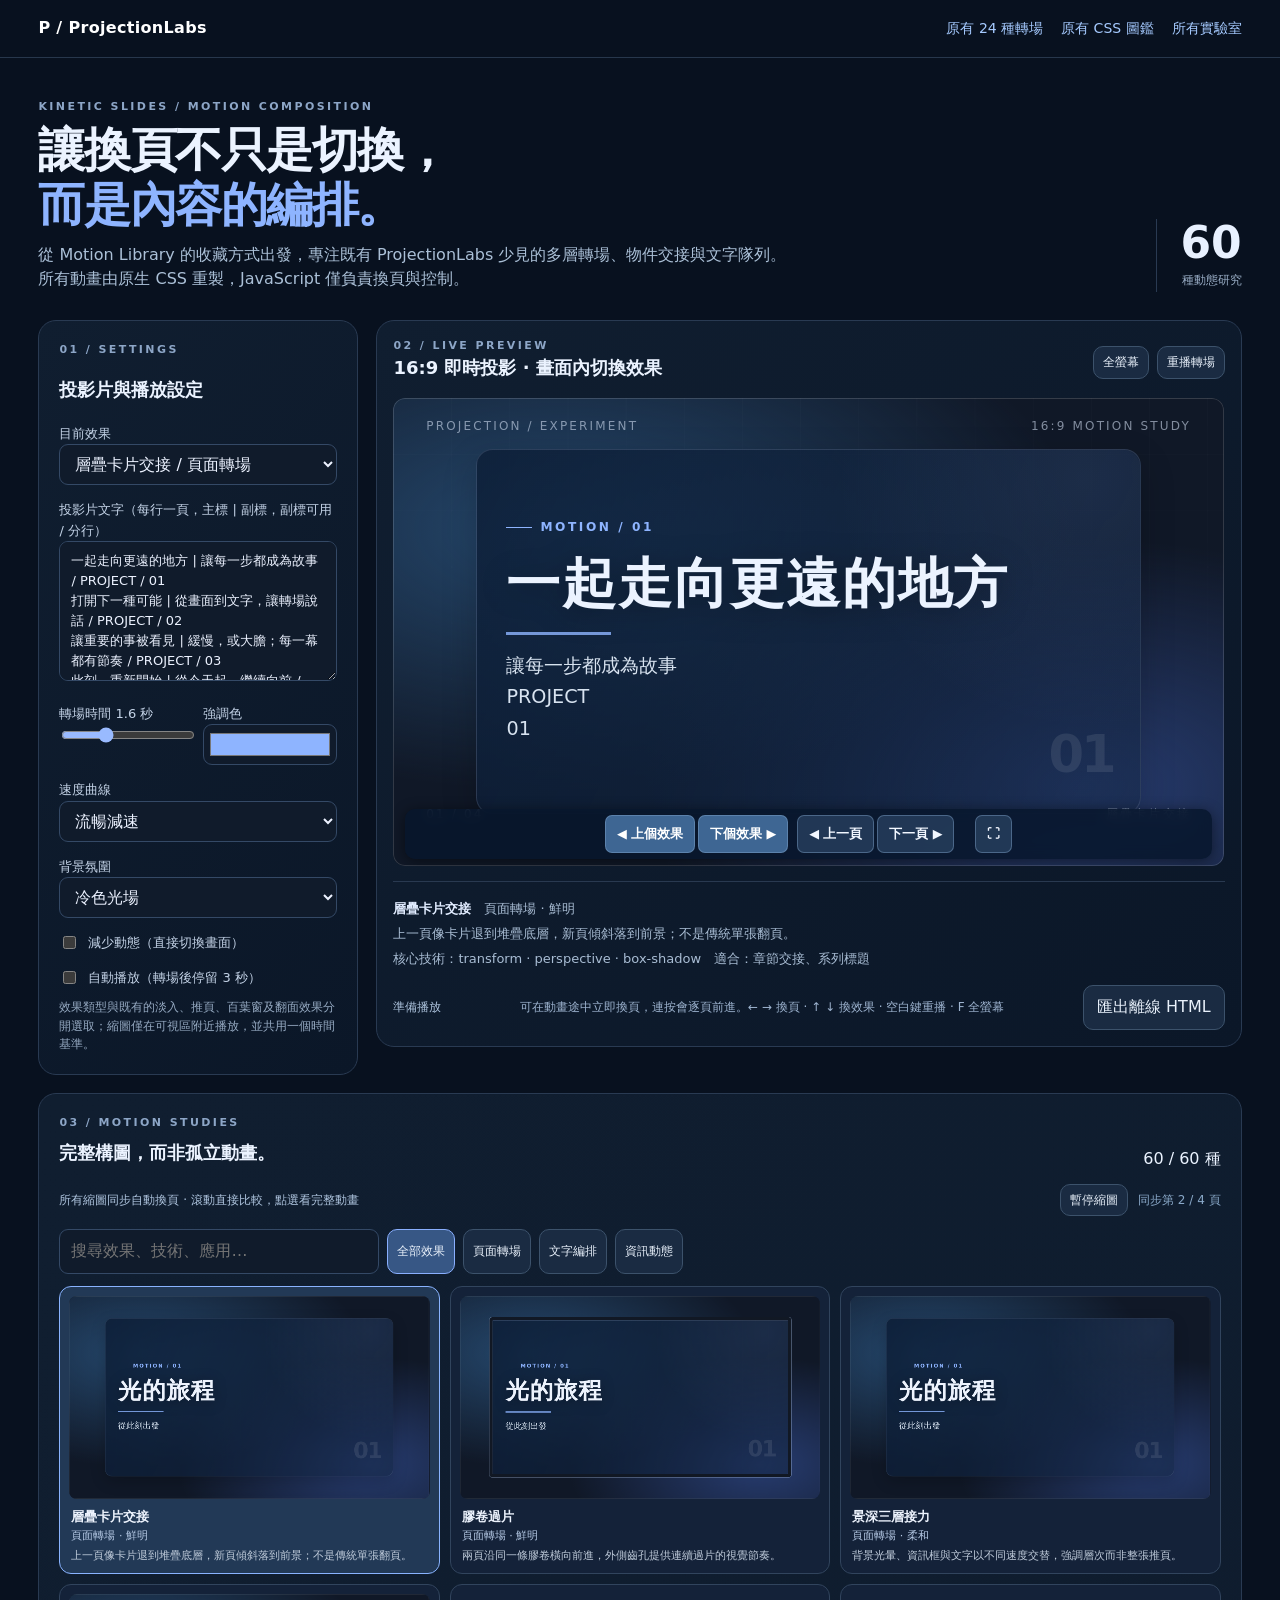
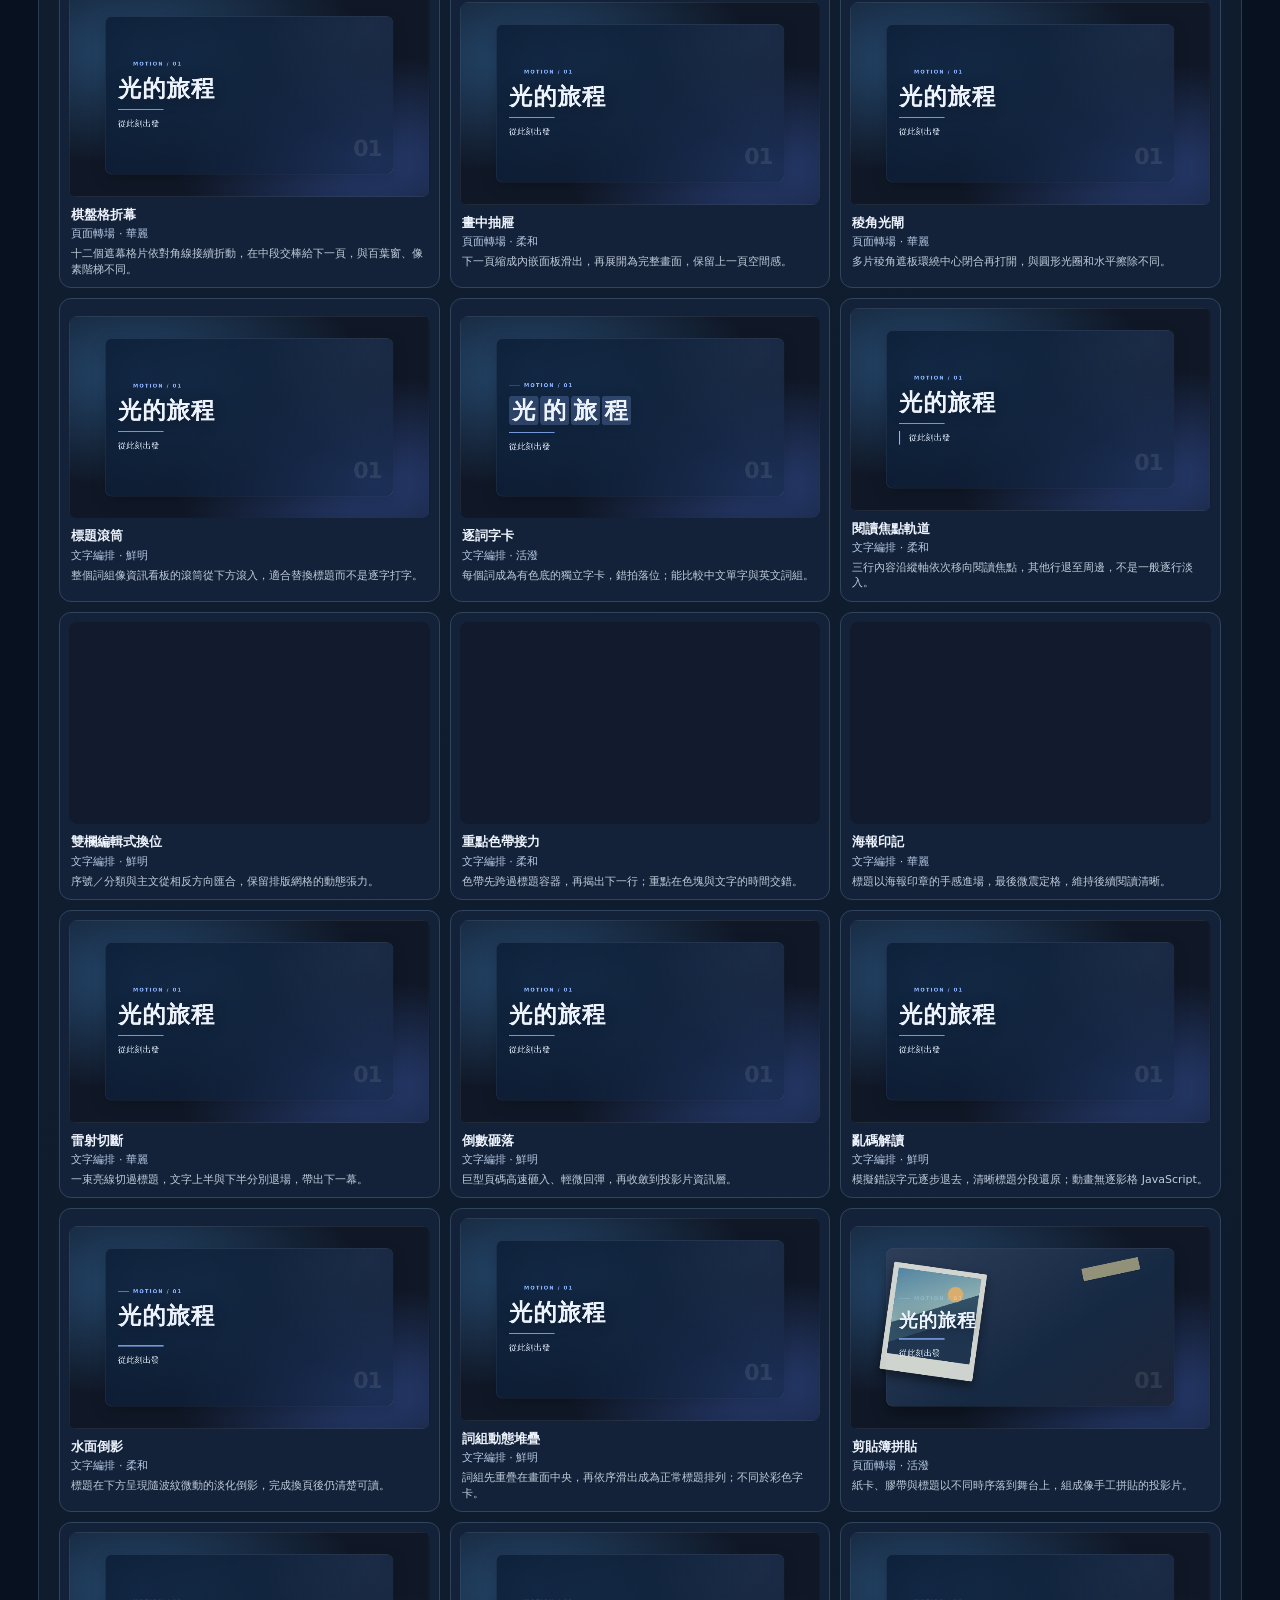
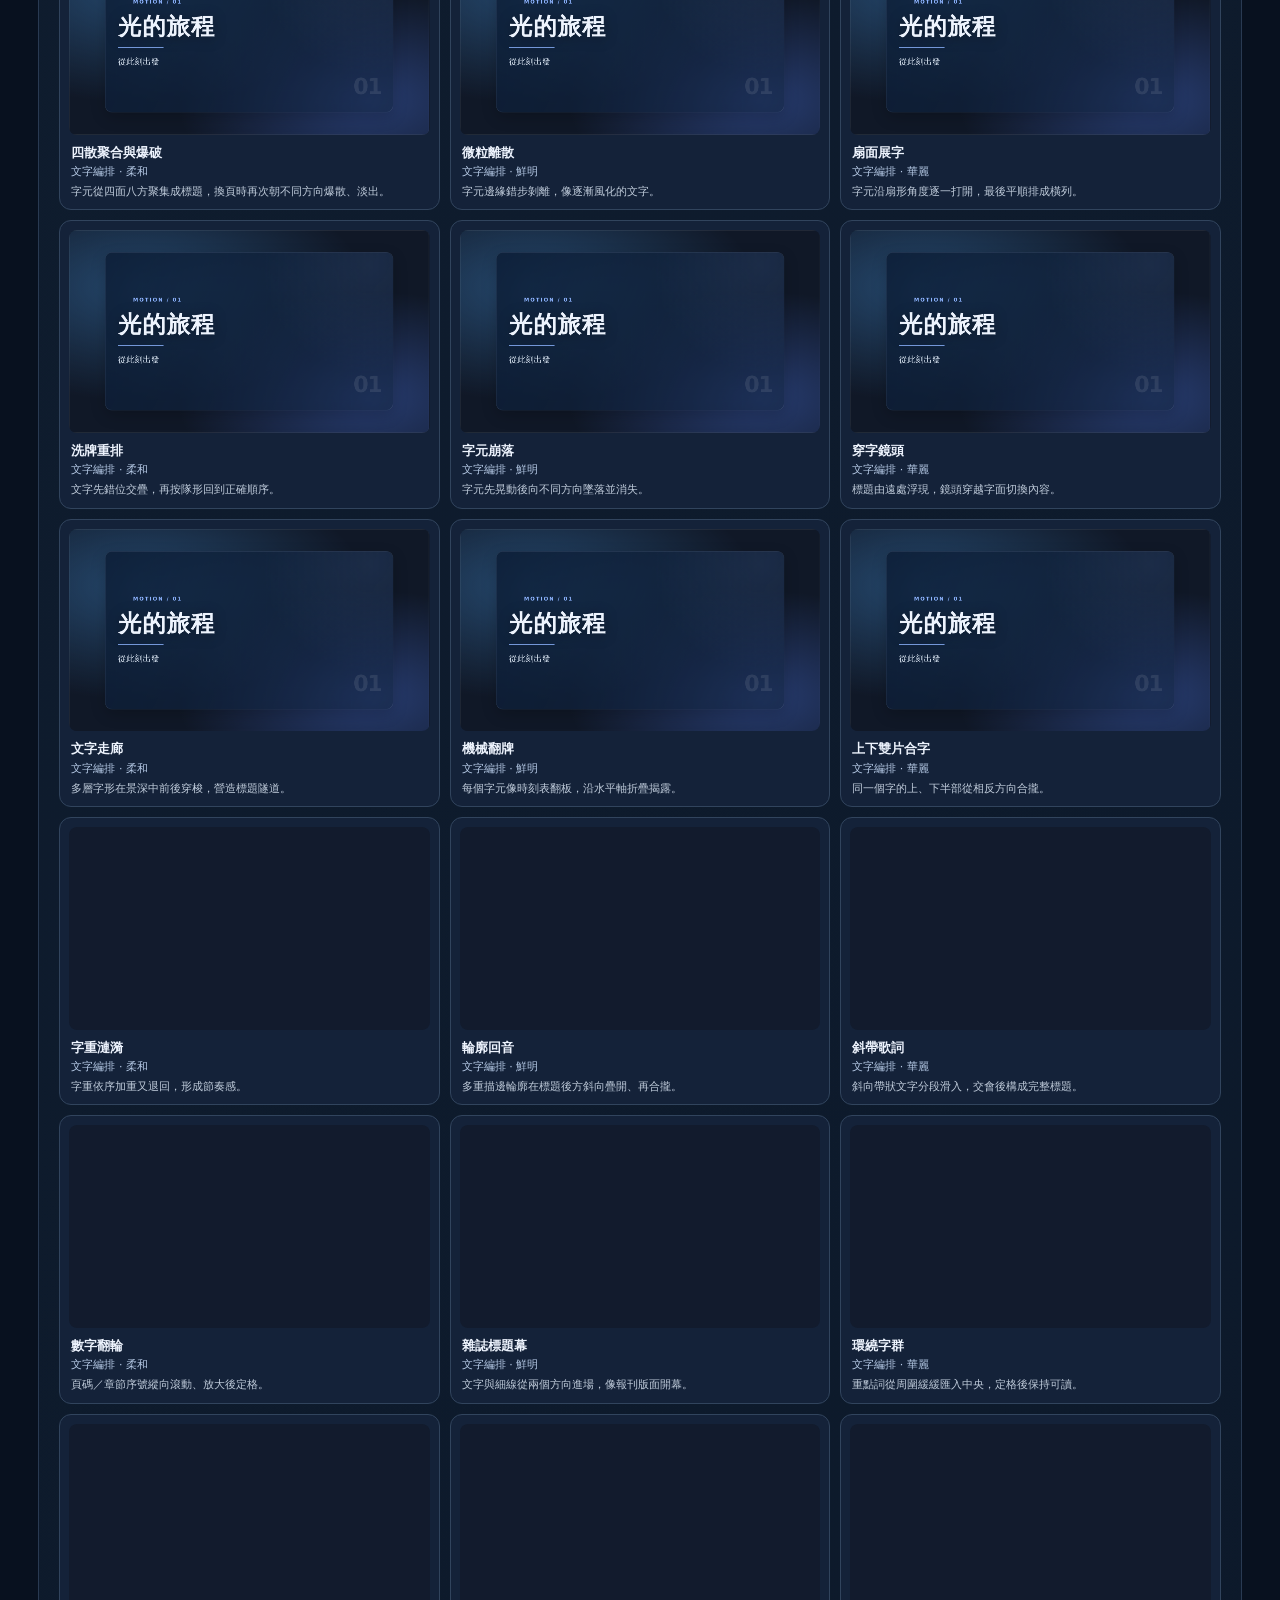
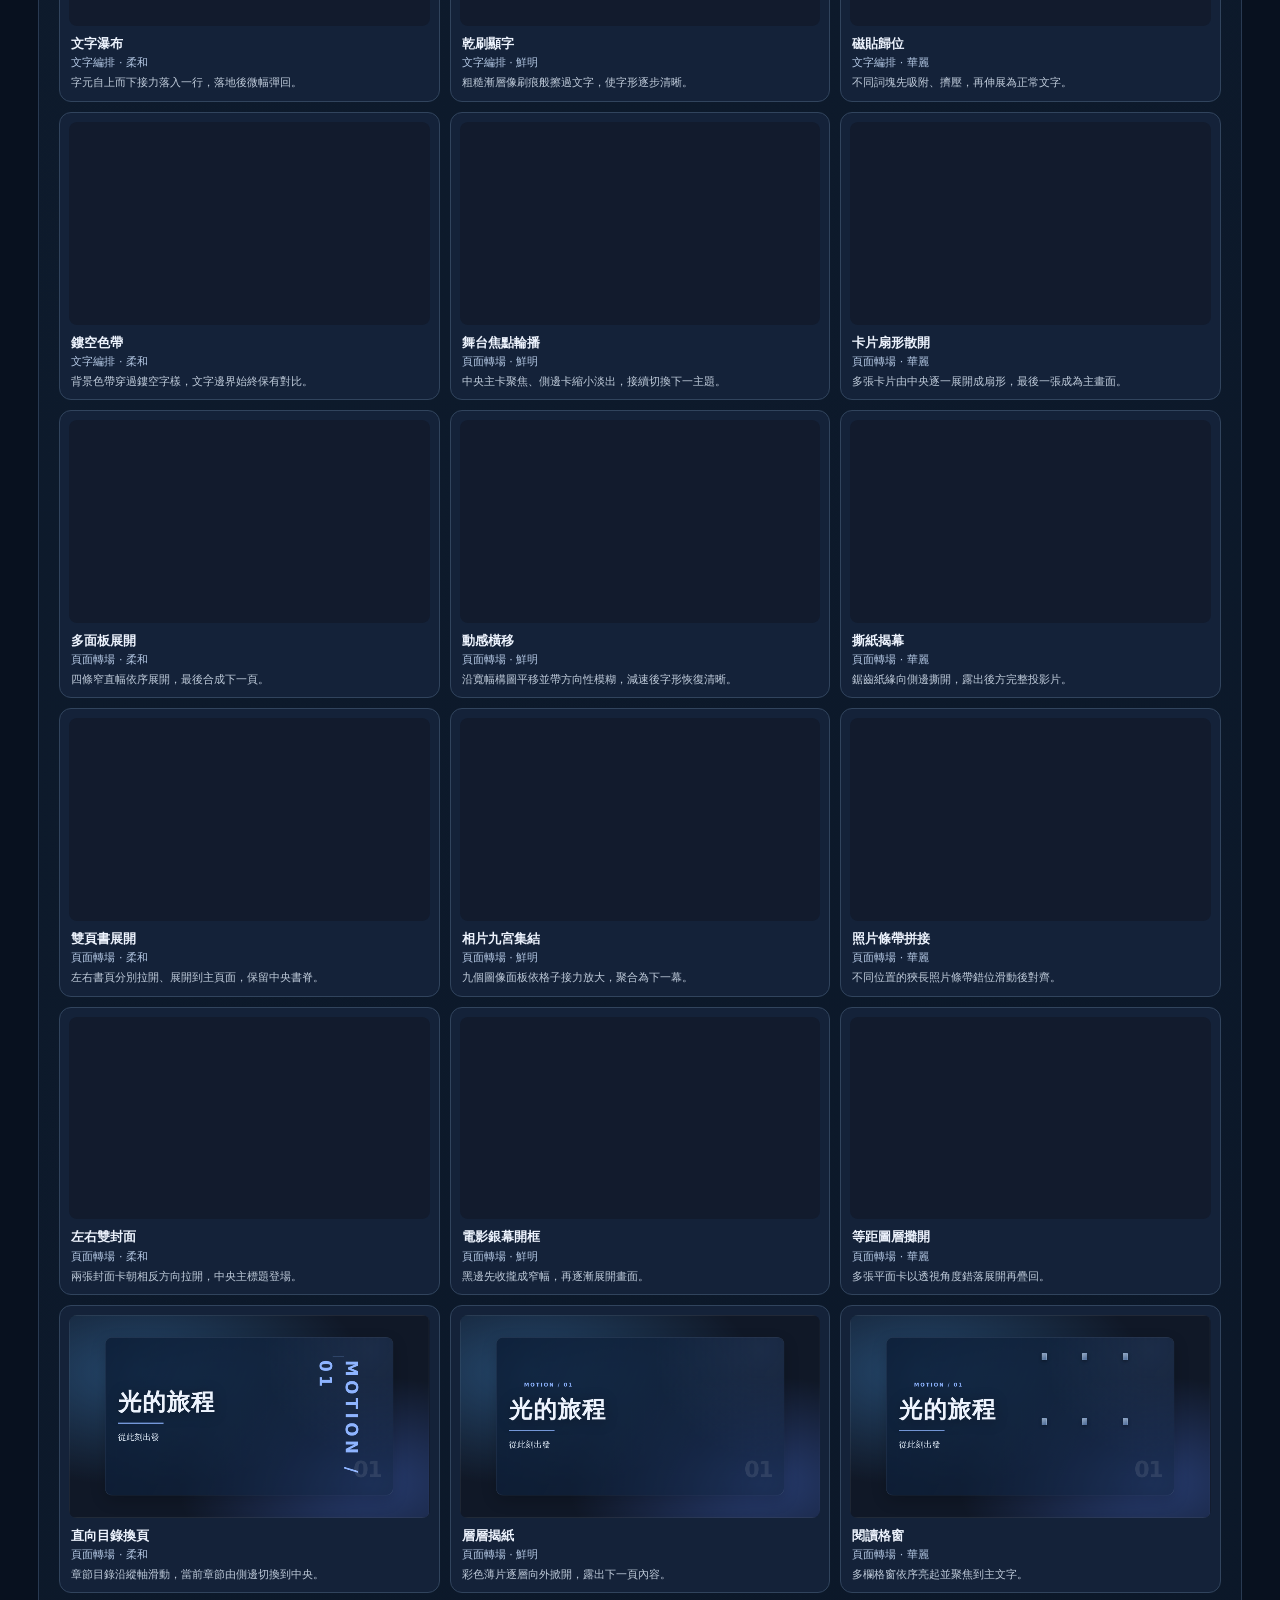
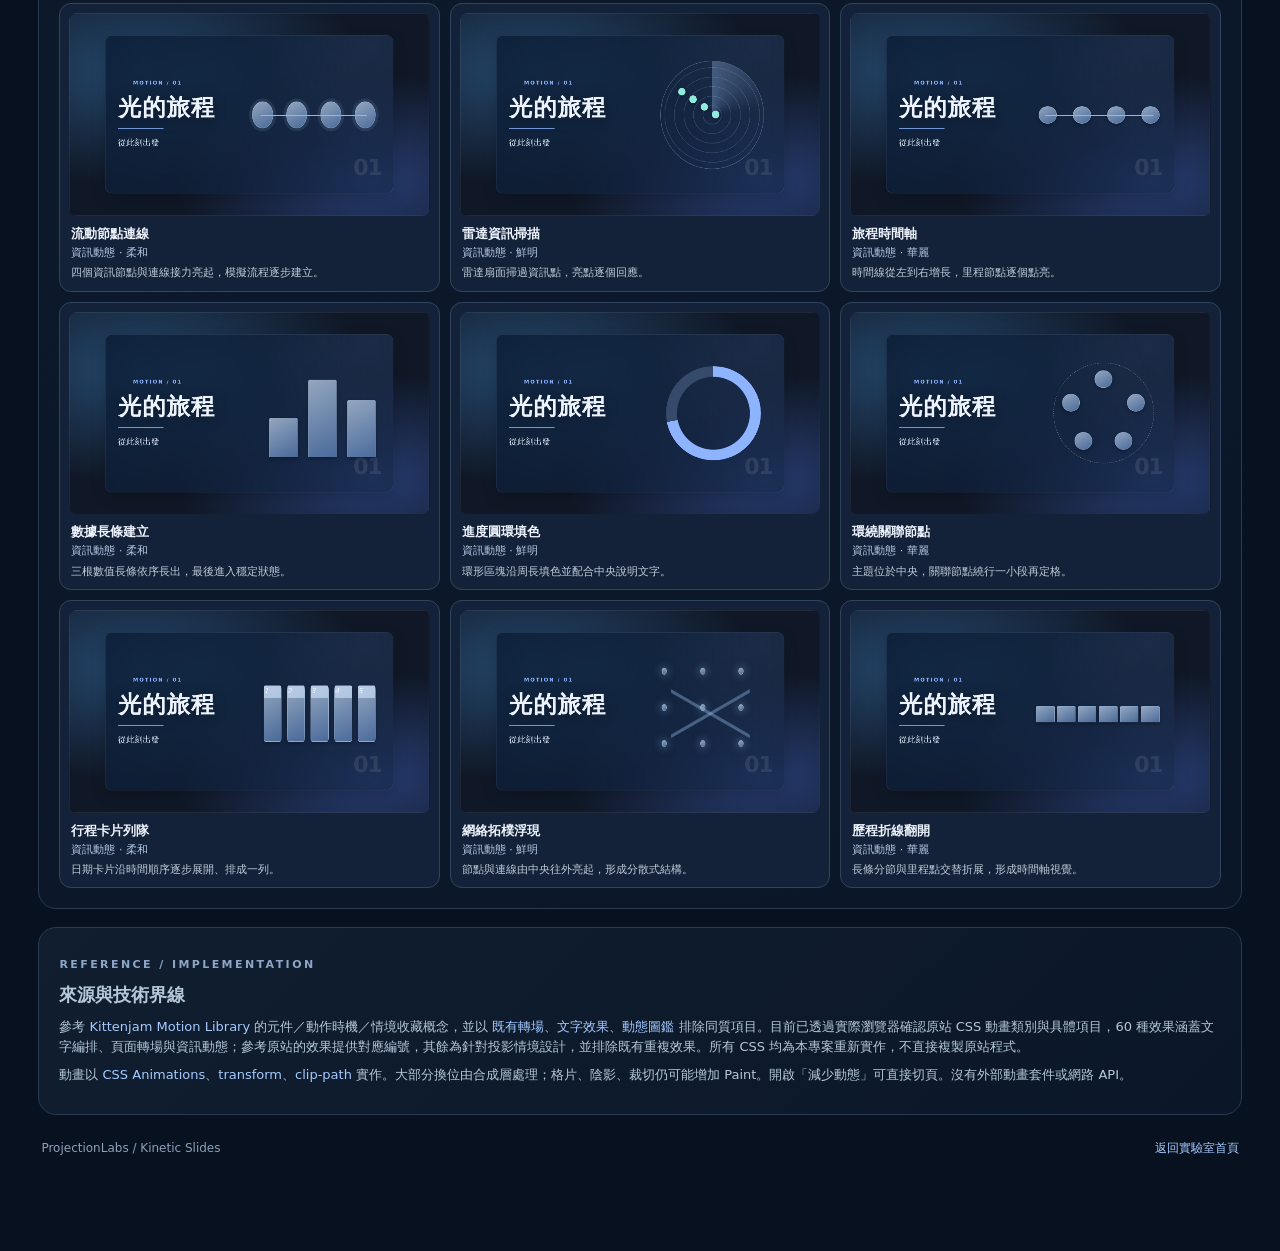
<file: kinetic-slides/index.html>
<!doctype html>
<html lang="zh-Hant">
<head>
  <meta charset="utf-8">
  <meta name="viewport" content="width=device-width,initial-scale=1">
  <meta name="description" content="ProjectionLabs 動態編排實驗室：60 種適合投影的卡片、膠卷、景深與文字編排動態，16:9 舞台、參數調整、可離線匯出。">
  <title>動態編排與轉場｜ProjectionLabs</title>
  <link rel="icon" href="../assets/favicon.svg" type="image/svg+xml">
  <link rel="stylesheet" href="style.css">
</head>
<body>
<header>
  <a class="brand" href="../">P / ProjectionLabs</a>
  <nav aria-label="實驗室導覽"><a href="../transitions/">原有 24 種轉場</a><a href="../motion-atlas/">原有 CSS 圖鑑</a><a href="../">所有實驗室</a></nav>
</header>
<main>
  <section class="intro">
    <div>
      <p class="eyebrow">KINETIC SLIDES / MOTION COMPOSITION</p>
      <h1>讓換頁不只是切換，<br><span>而是內容的編排。</span></h1>
      <p>從 Motion Library 的收藏方式出發，專注既有 ProjectionLabs 少見的多層轉場、物件交接與文字隊列。所有動畫由原生 CSS 重製，JavaScript 僅負責換頁與控制。</p>
    </div>
    <div class="count"><strong id="total">60</strong><span>種動態研究</span></div>
  </section>
  <div class="workspace">
    <aside class="controls" aria-label="動態參數">
      <p class="eyebrow">01 / SETTINGS</p><h2>投影片與播放設定</h2>
      <div class="wide">
        <label for="effect">目前效果</label>
        <select id="effect"></select>
      </div>
      <div class="wide">
        <label for="slides">投影片文字（每行一頁，主標 | 副標，副標可用 / 分行）</label>
        <textarea id="slides" spellcheck="false" rows="6">一起走向更遠的地方 | 讓每一步都成為故事 / PROJECT / 01
打開下一種可能 | 從畫面到文字，讓轉場說話 / PROJECT / 02
讓重要的事被看見 | 緩慢，或大膽；每一幕都有節奏 / PROJECT / 03
此刻，重新開始 | 從今天起，繼續向前 / PROJECT / 04</textarea>
      </div>
      <div class="double">
        <div><label for="duration">轉場時間 <output id="durationValue">1.6 秒</output></label><input id="duration" type="range" min="700" max="3600" value="1600" step="100"></div>
        <div><label for="accent">強調色</label><input id="accent" type="color" value="#8eb4ff"></div>
      </div>
      <div class="wide"><label for="easing">速度曲線</label><select id="easing"><option value="cubic-bezier(.22,1,.36,1)">流暢減速</option><option value="ease-in-out">均衡</option><option value="linear">等速</option><option value="cubic-bezier(.34,1.56,.64,1)">彈性回收</option></select></div>
      <div class="wide"><label for="backdrop">背景氛圍</label><select id="backdrop"><option value="night">冷色光場</option><option value="warm">暖色舞台</option><option value="plain">素色深藍</option></select></div>
      <label class="check wide"><input id="reduced" type="checkbox"> 減少動態（直接切換畫面）</label>
      <label class="check wide"><input id="auto" type="checkbox"> 自動播放（轉場後停留 3 秒）</label>
      <small class="wide">效果類型與既有的淡入、推頁、百葉窗及翻面效果分開選取；縮圖僅在可視區附近播放，並共用一個時間基準。</small>
    </aside>
    <section class="viewer" aria-labelledby="viewerTitle">
      <div class="section-top">
        <div><p class="eyebrow">02 / LIVE PREVIEW</p><h2 id="viewerTitle">16:9 即時投影 · 畫面內切換效果</h2></div>
        <div class="button-row"><button id="fullscreen" type="button" class="btn small">全螢幕</button><button id="replay" type="button" class="btn small">重播轉場</button></div>
      </div>
      <div id="screen" class="screen" data-effect="stack-deck" data-backdrop="night" tabindex="0" role="group" aria-label="投影片動畫舞台">
        <div class="topline"><span>PROJECTION / EXPERIMENT</span><span>16:9 MOTION STUDY</span></div>
        <div class="slide from" id="fromSlide"></div>
        <div class="slide to" id="toSlide"></div>
        <div class="tile-layer" id="tiles" aria-hidden="true"></div>
        <div class="blade-layer" id="blades" aria-hidden="true"></div>
        <div class="bottomline"><span id="pageLabel">01 / 04</span><span id="effectLabel">層疊卡片交接</span></div>
        <div class="stage-transport" aria-label="舞台快速操作">
          <div class="stage-group stage-effects"><button type="button" id="effectPrevious" aria-label="上一個效果">◀ 上個效果</button><button type="button" id="effectNext" aria-label="下一個效果">下個效果 ▶</button></div>
          <div class="stage-group stage-pages"><button type="button" id="stagePrevious" aria-label="上一頁">◀ 上一頁</button><button type="button" id="stageNext" aria-label="下一頁">下一頁 ▶</button></div>
          <button type="button" id="stageFullscreen" class="stage-fullscreen" aria-label="切換全螢幕">⛶</button>
        </div>
      </div>
      <div class="description">
        <p><strong id="effectName">層疊卡片交接</strong>　<span id="effectCategory">頁面轉場</span> · <span id="effectLevel">鮮明</span></p>
        <p id="effectDesc"></p>
        <p>核心技術：<span id="technique"></span>　適合：<span id="usage"></span></p>
        <p><a id="reference" href="https://kittenjam-motion-library.vercel.app/" target="_blank" rel="noreferrer" hidden></a></p>
      </div>
      <div class="viewer-footer"><span class="status" id="status" role="status" aria-live="polite">準備播放</span><span class="meta">可在動畫途中立即換頁，連按會逐頁前進。← → 換頁 · ↑ ↓ 換效果 · 空白鍵重播 · F 全螢幕</span><button id="download" type="button" class="btn">匯出離線 HTML</button></div>
    </section>
  </div>
  <section class="catalog" id="catalog">
    <div class="catalog-head"><div><p class="eyebrow">03 / MOTION STUDIES</p><h2>完整構圖，而非孤立動畫。</h2></div><span id="resultCount">60 / 60</span></div>
    <div class="catalog-preview-tools"><span>所有縮圖同步自動換頁 · 滾動直接比較，點選看完整動畫</span><button id="previewToggle" type="button" class="btn small" aria-pressed="false">暫停縮圖</button><span id="previewStatus">自動預覽中</span></div>
    <div class="filters"><input type="search" id="search" placeholder="搜尋效果、技術、應用…" aria-label="搜尋效果"><button class="btn small" type="button" data-filter="全部效果" aria-pressed="true">全部效果</button><button class="btn small" type="button" data-filter="頁面轉場" aria-pressed="false">頁面轉場</button><button class="btn small" type="button" data-filter="文字編排" aria-pressed="false">文字編排</button><button class="btn small" type="button" data-filter="資訊動態" aria-pressed="false">資訊動態</button></div>
    <div id="cards" class="effect-grid"></div>
    <p id="empty" hidden>沒有相符效果，請調整搜尋或分類。</p>
  </section>
  <section class="about" id="sources"><p class="eyebrow">REFERENCE / IMPLEMENTATION</p><h2>來源與技術界線</h2>
    <p>參考 <a href="https://kittenjam-motion-library.vercel.app/" target="_blank" rel="noreferrer">Kittenjam Motion Library</a> 的元件／動作時機／情境收藏概念，並以 <a href="../transitions/">既有轉場</a>、<a href="../lyrics/">文字效果</a>、<a href="../motion-atlas/">動態圖鑑</a> 排除同質項目。目前已透過實際瀏覽器確認原站 CSS 動畫類別與具體項目，60 種效果涵蓋文字編排、頁面轉場與資訊動態；參考原站的效果提供對應編號，其餘為針對投影情境設計，並排除既有重複效果。所有 CSS 均為本專案重新實作，不直接複製原站程式。</p>
    <p>動畫以 <a href="https://developer.mozilla.org/en-US/docs/Web/CSS/CSS_animations" target="_blank" rel="noreferrer">CSS Animations</a>、<a href="https://developer.mozilla.org/en-US/docs/Web/CSS/transform" target="_blank" rel="noreferrer">transform</a>、<a href="https://developer.mozilla.org/en-US/docs/Web/CSS/clip-path" target="_blank" rel="noreferrer">clip-path</a> 實作。大部分換位由合成層處理；格片、陰影、裁切仍可能增加 Paint。開啟「減少動態」可直接切頁。沒有外部動畫套件或網路 API。</p>
  </section>
  <footer><span>ProjectionLabs / Kinetic Slides</span><a href="../">返回實驗室首頁</a></footer>
</main>
<script type="module" src="app.js"></script>
</body>
</html>
</file>
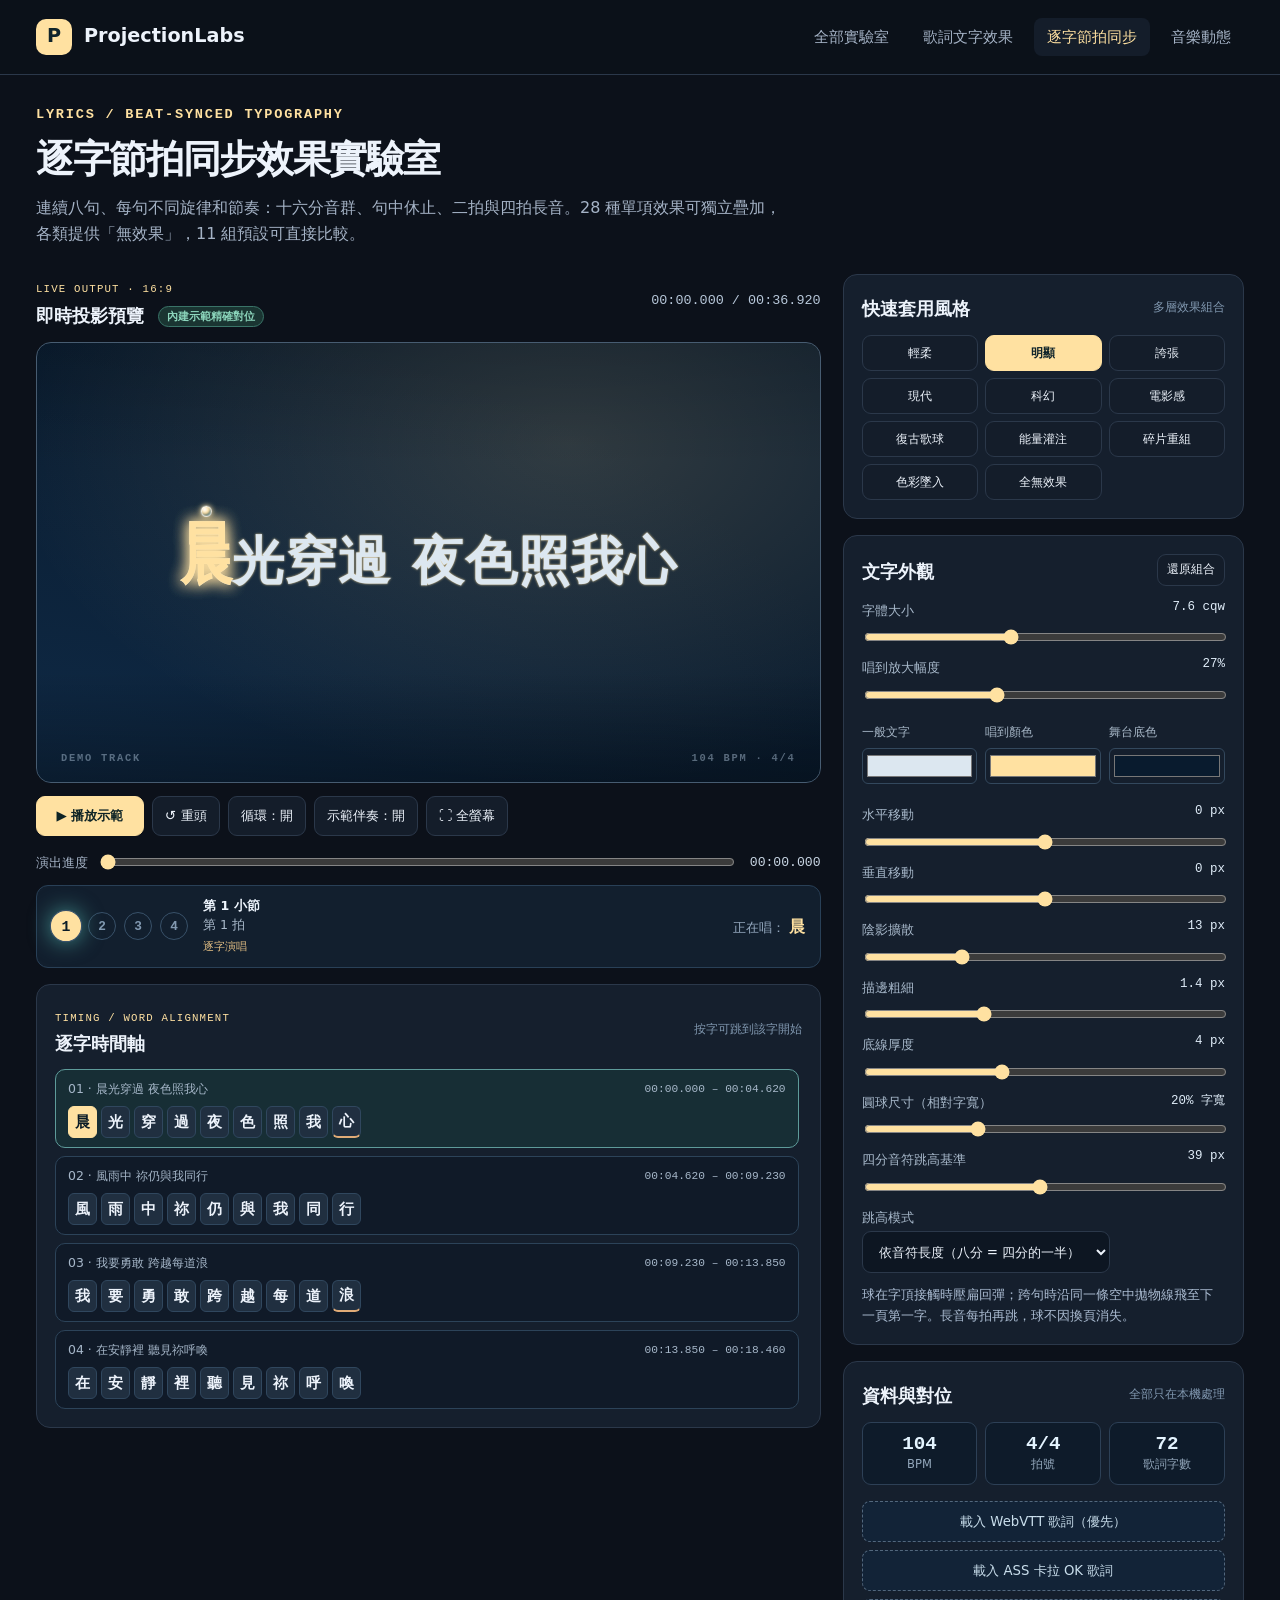
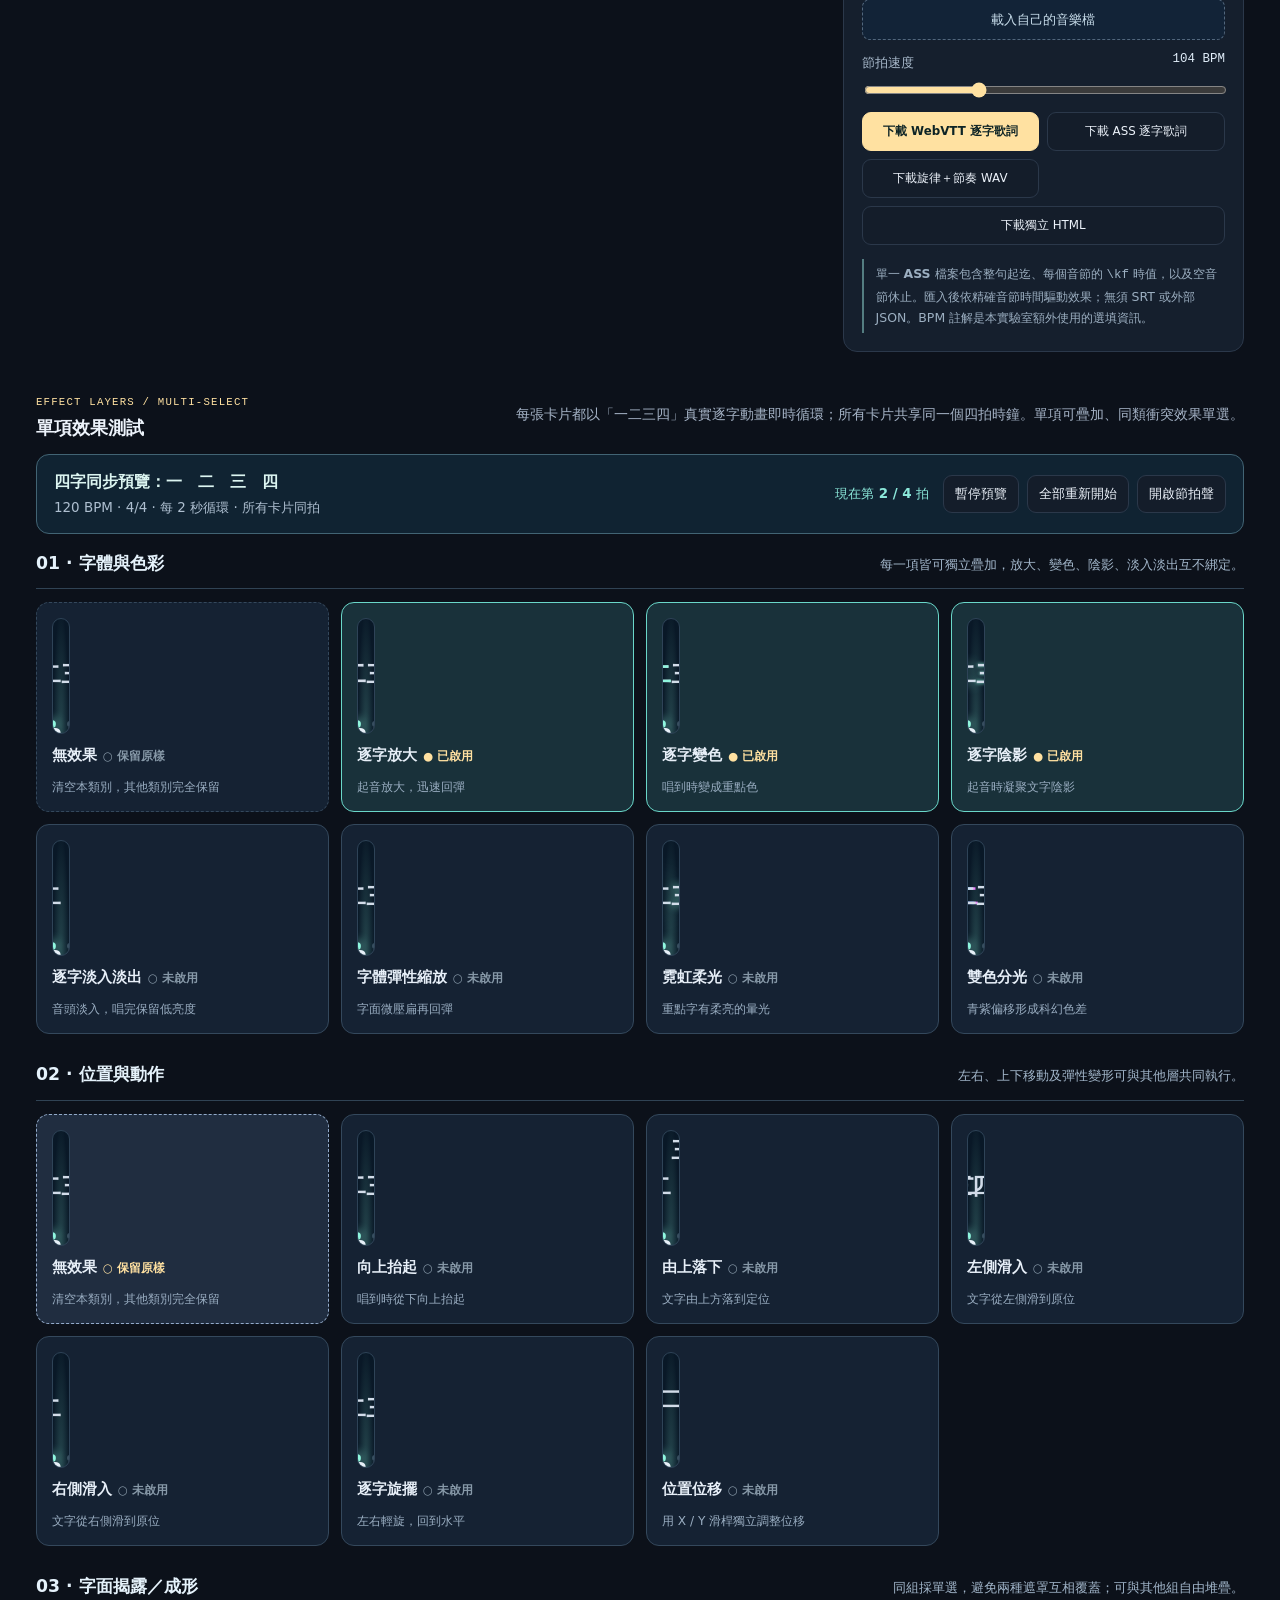
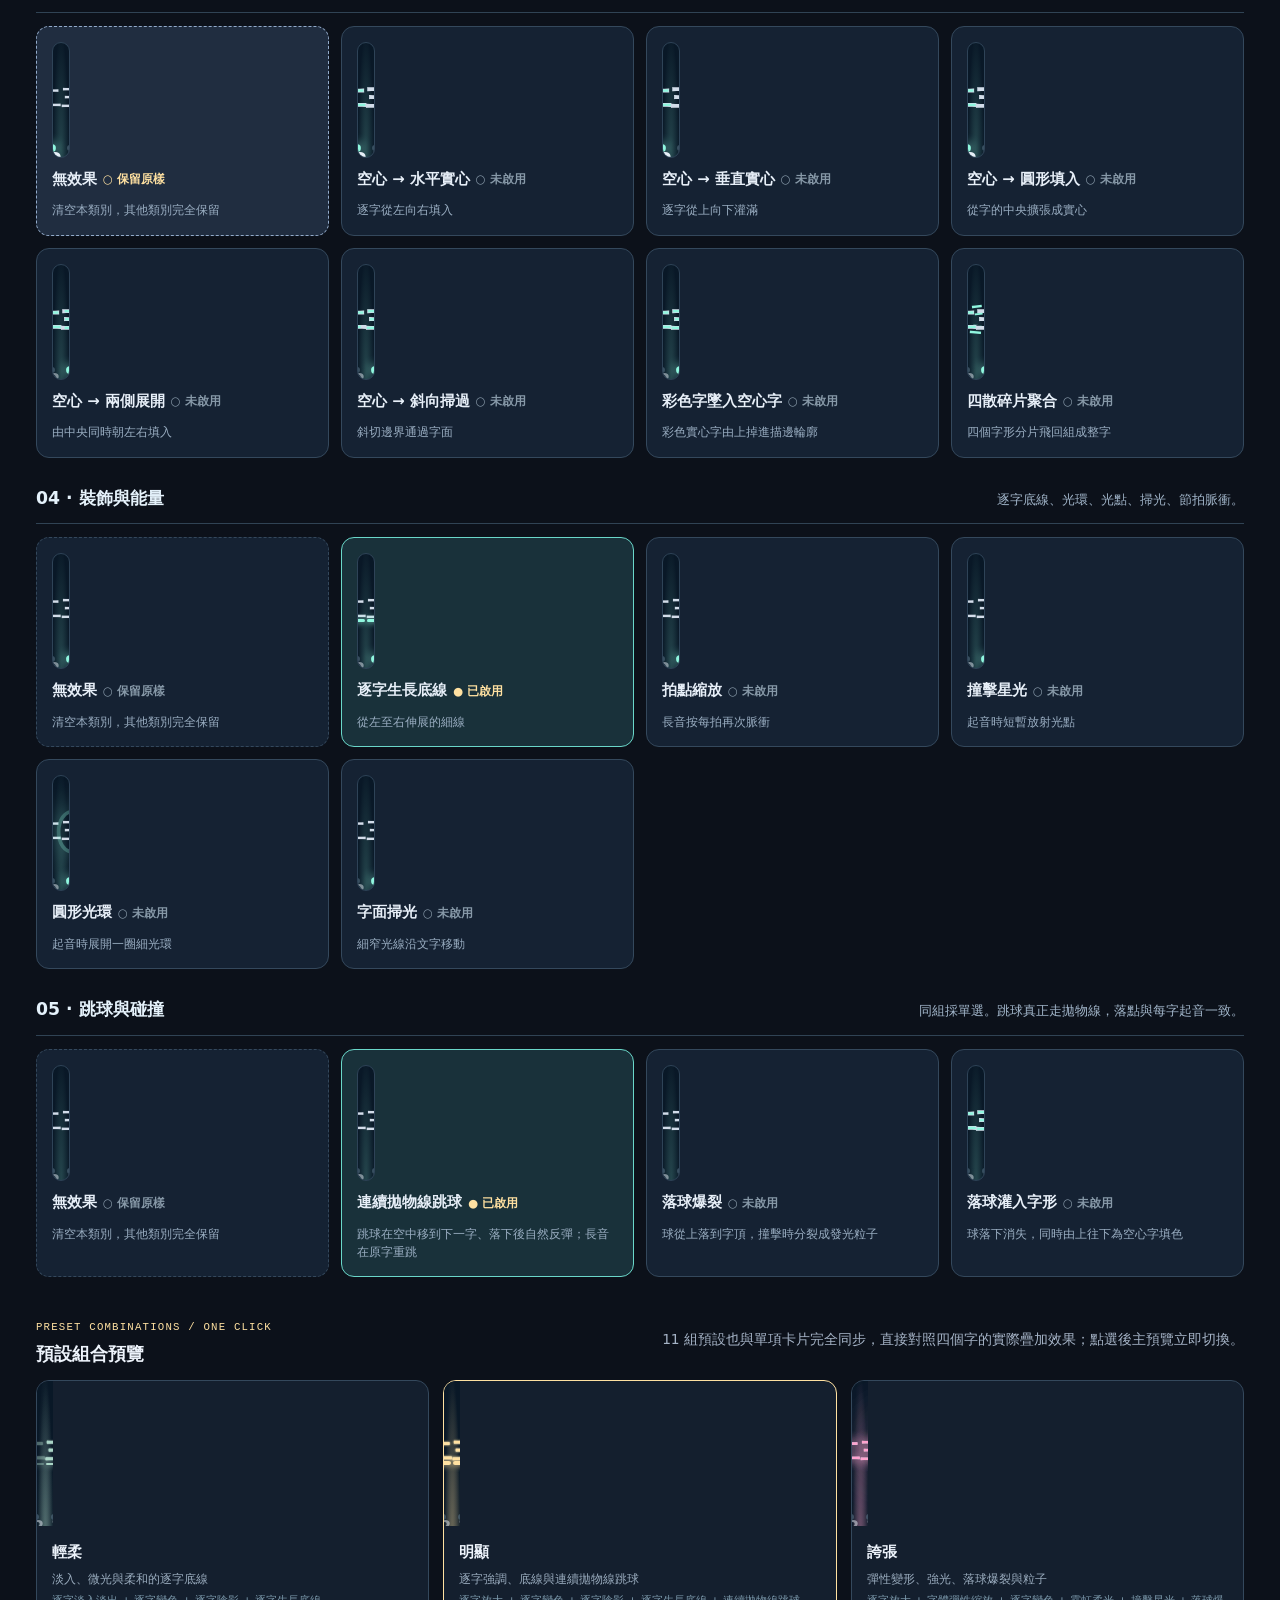
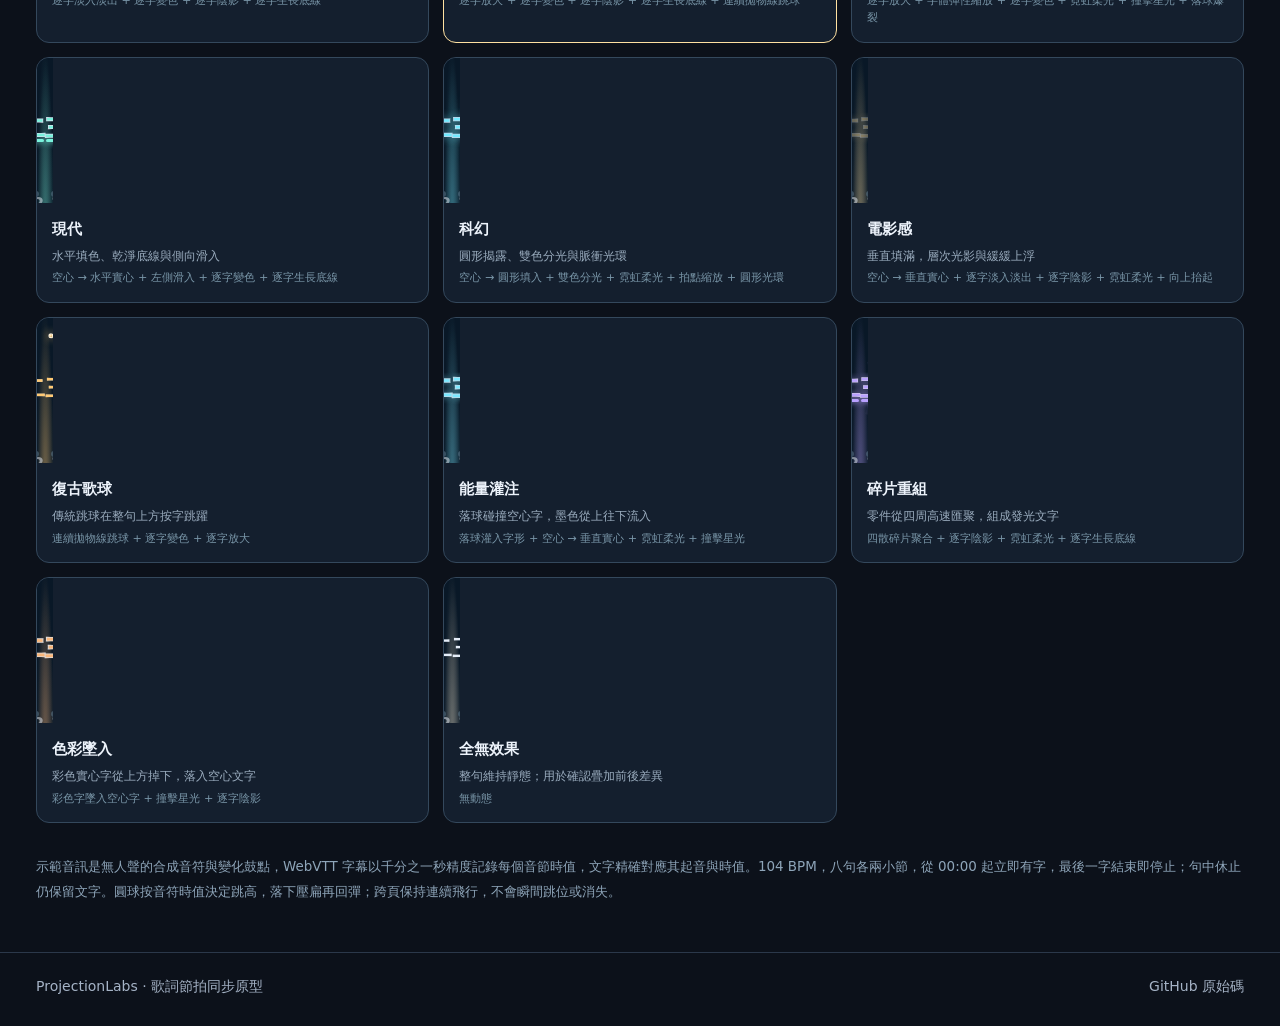
<file: lyrics-beat-sync/index.html>
<!doctype html>
<html lang="zh-Hant">
<head>
  <meta charset="utf-8">
  <meta name="viewport" content="width=device-width,initial-scale=1">
  <meta name="description" content="依 WebVTT 或 ASS 單一歌詞檔，由快音群、休止、四拍長音與逐字精確時間碼控制 28 個獨立效果，可分類疊加及套用 11 組風格。">
  <title>逐字節拍同步效果實驗室 · ProjectionLabs</title>
  <link rel="icon" type="image/svg+xml" href="../assets/favicon.svg">
  <link rel="stylesheet" href="../assets/theme.css">
  <link rel="stylesheet" href="../assets/lyrics-sync.css?v=8">
</head>
<body>
<header class="site-header"><div class="container header-inner">
  <a class="brand" href="../"><span class="brand-mark" aria-hidden="true">P</span>ProjectionLabs</a>
  <nav class="site-nav" aria-label="實驗室導覽"><a href="../">全部實驗室</a><a href="../lyrics/">歌詞文字效果</a><a href="./" aria-current="page">逐字節拍同步</a><a href="../music-motion/">音樂動態</a></nav>
</div></header>
<main class="container">
  <div class="page-title"><p class="overline">LYRICS / BEAT-SYNCED TYPOGRAPHY</p><h1>逐字節拍同步效果實驗室</h1><p>連續八句、每句不同旋律和節奏：十六分音群、句中休止、二拍與四拍長音。28 種單項效果可獨立疊加，各類提供「無效果」，11 組預設可直接比較。</p></div>
  <div class="sync-layout">
    <section class="work-area" aria-label="逐字歌詞投影預覽">
      <div class="section-top"><div><span class="eyebrow">LIVE OUTPUT · 16:9</span><h2>即時投影預覽 <span class="status" id="alignment-status">逐字 WebVTT / ASS 時間</span></h2></div><span class="mono" id="clock-readout">00:00.000 / 00:36.923</span></div>
      <div class="projection" id="projection" role="region" aria-label="逐字歌詞畫面">
        <div class="projection-ambient"></div>
        <div class="projection-content" id="projection-content"><div class="projection-lyrics" id="projection-lyrics"></div><div id="ball" class="sing-ball" hidden></div><div id="impact" class="ball-impact" hidden aria-hidden="true"><i style="--a:0deg"></i><i style="--a:45deg"></i><i style="--a:90deg"></i><i style="--a:135deg"></i><i style="--a:180deg"></i><i style="--a:225deg"></i><i style="--a:270deg"></i><i style="--a:315deg"></i></div></div>
        <div class="stage-label"><span id="stage-state">DEMO TRACK</span><span id="stage-counter">104 BPM · 4/4</span></div>
        <button type="button" id="exit-fullscreen" class="exit-fullscreen">離開全螢幕</button>
      </div>
      <div class="transport">
        <button id="play" class="primary play-button" type="button">▶ 播放示範</button>
        <button id="restart" type="button">↺ 重頭</button>
        <button id="loop-toggle" type="button" aria-pressed="true">循環：開</button>
        <button id="click-toggle" type="button" aria-pressed="true">示範伴奏：開</button>
        <button id="fullscreen" type="button">⛶ 全螢幕</button>
      </div>
      <div class="seek-row"><label for="seek">演出進度</label><input id="seek" type="range" min="0" max="36.923" step="0.001" value="0"><output id="seek-time" class="mono">00:00.000</output></div>
      <div class="beat-strip"><div class="beat-points" id="beat-points" aria-label="四拍節奏"><span>1</span><span>2</span><span>3</span><span>4</span></div><div class="beat-meta"><strong id="bar-num">第 1 小節</strong><span id="beat-num">第 1 拍</span><span id="phrase-rhythm" class="rhythm-tag">快速起句 → 四拍長音</span></div><div class="now-singing">正在唱：<strong id="now-word">準備播放</strong></div></div>
      <section class="timing-panel" aria-label="逐字演唱時間軸"><div class="section-top tight"><div><span class="eyebrow">TIMING / WORD ALIGNMENT</span><h2>逐字時間軸</h2></div><span class="hint-text">按字可跳到該字開始</span></div><div id="timeline" class="timeline"></div></section>
    </section>
    <aside class="control-area" aria-label="樣式及資料控制">
      <section class="control-panel"><div class="panel-heading"><h2>快速套用風格</h2><span class="hint-text">多層效果組合</span></div><div class="preset-select" id="preset-select"></div></section>
      <section class="control-panel"><div class="panel-heading"><h2>文字外觀</h2><button type="button" id="reset-style" class="small-button">還原組合</button></div>
        <label class="ctrl"><span>字體大小 <output id="fontSize-val"></output></span><input id="fontSize" type="range" min="4" max="13" step="0.2"></label>
        <label class="ctrl"><span>唱到放大幅度 <output id="scale-val"></output></span><input id="scale" type="range" min="0" max="75" step="1"></label>
        <div class="color-controls"><label>一般文字 <input id="baseColor" type="color"></label><label>唱到顏色 <input id="accentColor" type="color"></label><label>舞台底色 <input id="bgColor" type="color"></label></div>
        <label class="ctrl"><span>水平移動 <output id="moveX-val"></output></span><input id="moveX" type="range" min="-100" max="100" step="1"></label>
        <label class="ctrl"><span>垂直移動 <output id="moveY-val"></output></span><input id="moveY" type="range" min="-70" max="70" step="1"></label>
        <label class="ctrl"><span>陰影擴散 <output id="shadow-val"></output></span><input id="shadow" type="range" min="0" max="50" step="1"></label>
        <label class="ctrl"><span>描邊粗細 <output id="stroke-val"></output></span><input id="stroke" type="range" min="0.4" max="3.5" step="0.1"></label>
        <label class="ctrl"><span>底線厚度 <output id="underline-val"></output></span><input id="underline" type="range" min="1" max="9" step="1"></label>
        <label class="ctrl"><span>圓球尺寸（相對字寬）<output id="ballSize-val"></output></span><input id="ballSize" type="range" min="12" max="38" step="1"></label>
        <label class="ctrl"><span>四分音符跳高基準 <output id="bounce-val"></output></span><input id="bounce" type="range" min="8" max="72" step="1"></label>
        <label class="ctrl"><span>跳高模式</span><select id="jumpStyle"><option value="auto">依音符長度（八分 = 四分的一半）</option><option value="low">整體低跳（× 0.62）</option><option value="high">整體高跳（× 1.42）</option><option value="alternate">高低交錯</option></select></label>
        <p class="ball-help">球在字頂接觸時壓扁回彈；跨句時沿同一條空中拋物線飛至下一頁第一字。長音每拍再跳，球不因換頁消失。</p>
      </section>
      <section class="control-panel"><div class="panel-heading"><h2>資料與對位</h2><span class="hint-text">全部只在本機處理</span></div>
        <div class="stats-row"><span><strong>104</strong><small>BPM</small></span><span><strong>4/4</strong><small>拍號</small></span><span><strong id="word-count">72</strong><small>歌詞字數</small></span></div>
        <div class="import-grid"><label class="file-picker full">載入 WebVTT 歌詞（優先）<input type="file" id="vtt-file" accept=".vtt,text/vtt"></label><label class="file-picker full">載入 ASS 卡拉 OK 歌詞<input type="file" id="ass-file" accept=".ass,.ssa,text/plain"></label><label class="file-picker full">載入自己的音樂檔<input type="file" id="audio-file" accept="audio/*"></label></div>
        <label class="ctrl"><span>節拍速度 <output id="bpm-val">104 BPM</output></span><input id="bpm" type="range" min="70" max="180" step="1"></label>
        <div class="download-grid"><button type="button" id="download-vtt" class="primary">下載 WebVTT 逐字歌詞</button><button type="button" id="download-ass">下載 ASS 逐字歌詞</button><button type="button" id="download-audio">下載旋律＋節奏 WAV</button><button type="button" id="download-html">下載獨立 HTML</button></div>
        <div class="hint-box" id="data-note">WebVTT 與 ASS 都可單一檔案匯入。WebVTT 內嵌時間標記可精確逐字；只有整句時間的 WebVTT 會標示估算，不會冒充精準對位。</div>
      </section>
    </aside>
  </div>
  <section class="browse-section" aria-label="獨立文字效果"><div class="section-top"><div><span class="eyebrow">EFFECT LAYERS / MULTI-SELECT</span><h2>單項效果測試</h2></div><p>每張卡片都以「一二三四」真實逐字動畫即時循環；所有卡片共享同一個四拍時鐘。單項可疊加、同類衝突效果單選。</p></div><div class="mini-transport" aria-label="全部卡片的共同預覽控制"><div class="mini-transport-heading"><strong>四字同步預覽：一　二　三　四</strong><span>120 BPM · 4/4 · 每 2 秒循環 · 所有卡片同拍</span></div><div class="mini-actions"><span class="mini-counter">現在第 <b id="mini-count">1 / 4</b> 拍</span><button id="mini-play" type="button">暫停預覽</button><button id="mini-reset" type="button">全部重新開始</button><button id="mini-sound" type="button" aria-pressed="false">開啟節拍聲</button></div></div>
  <div class="fx-grid" id="fx-grid"></div></section>
  <section class="browse-section" aria-label="預設成組效果"><div class="section-top"><div><span class="eyebrow">PRESET COMBINATIONS / ONE CLICK</span><h2>預設組合預覽</h2></div><p>11 組預設也與單項卡片完全同步，直接對照四個字的實際疊加效果；點選後主預覽立即切換。</p></div><div class="preset-grid" id="preset-grid"></div></section>
  <div class="footnote">示範音訊是無人聲的合成音符與變化鼓點，WebVTT 字幕以千分之一秒精度記錄每個音節時值，文字精確對應其起音與時值。104 BPM，八句各兩小節，從 00:00 起立即有字，最後一字結束即停止；句中休止仍保留文字。圓球按音符時值決定跳高，落下壓扁再回彈；跨頁保持連續飛行，不會瞬間跳位或消失。</div>
</main>
<footer class="site-footer"><div class="container footer-inner"><span>ProjectionLabs · 歌詞節拍同步原型</span><a href="https://github.com/ChrisTorng/ProjectionLabs">GitHub 原始碼</a></div></footer>
<div class="toast" id="toast" role="status" aria-live="polite"></div>
<script type="module" src="../assets/lyrics-sync.js?v=8"></script>
</body>
</html>
</file>
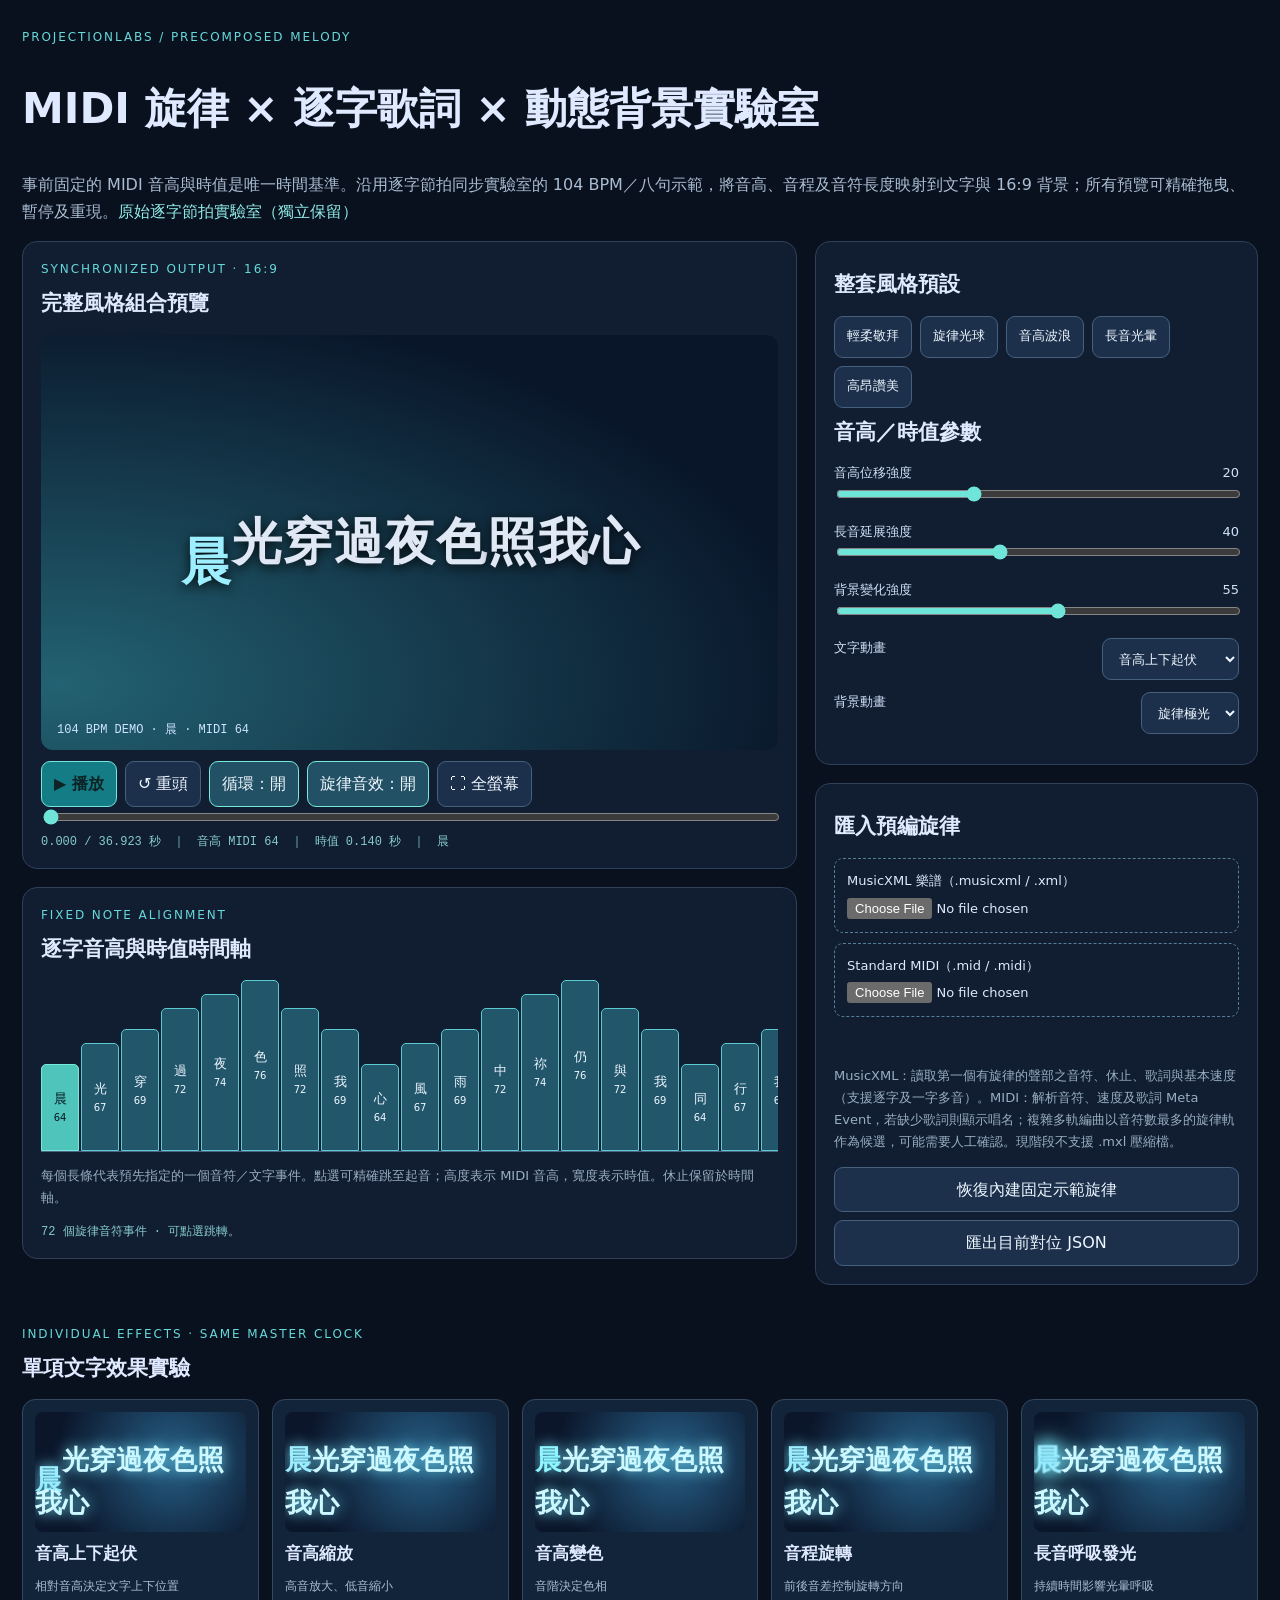
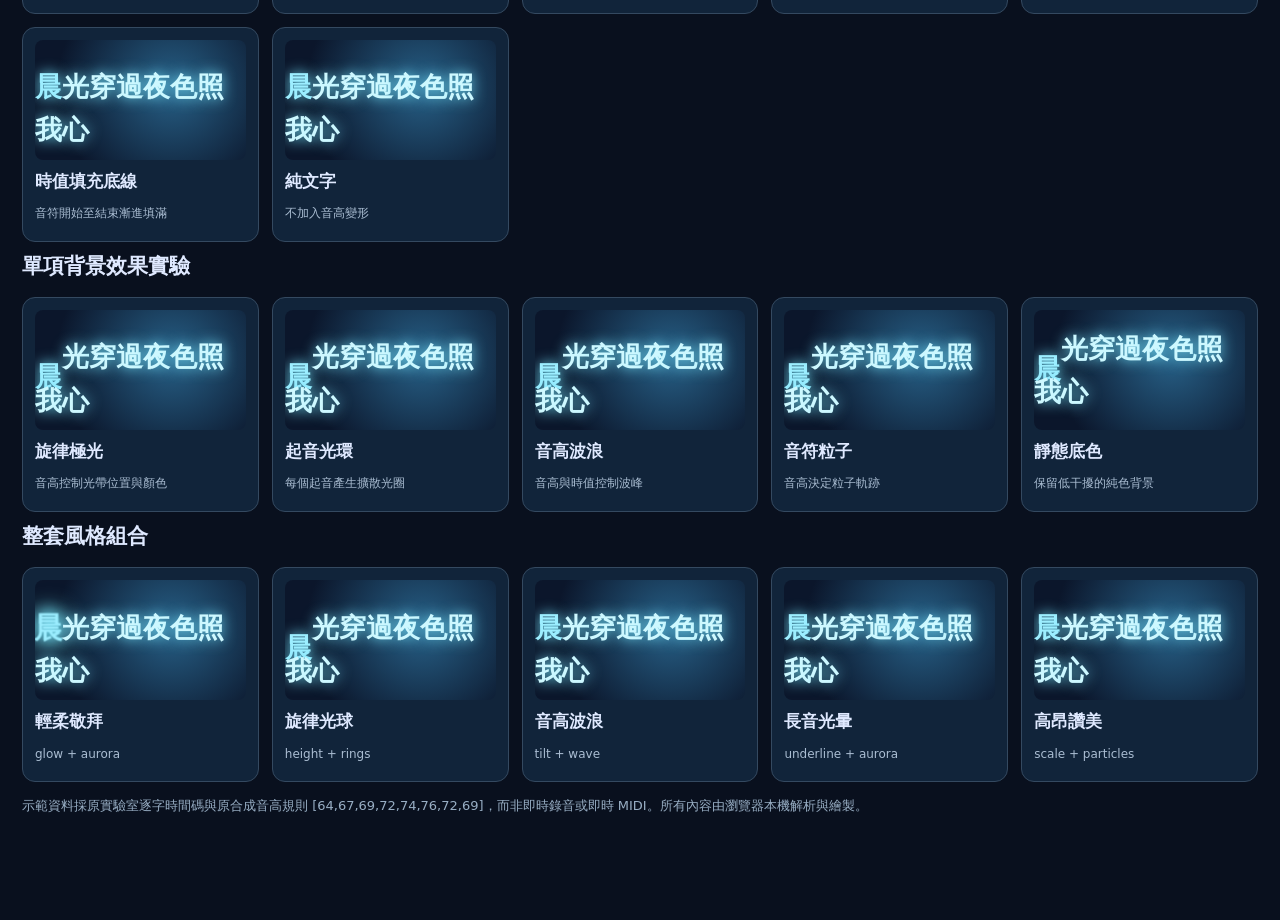
<file: lyrics-midi-sync/index.html>
<!doctype html>
<html lang="zh-Hant"><head><meta charset="utf-8"><meta name="viewport" content="width=device-width,initial-scale=1"><title>MIDI 旋律歌詞與背景效果實驗室 · ProjectionLabs</title><link rel="icon" href="../assets/favicon.svg"><link rel="stylesheet" href="../assets/theme.css">
<style>
:root{color-scheme:dark}body{background:#09101e;color:#dfe9ff;font-family:system-ui,"Microsoft JhengHei",sans-serif}main{max-width:1450px;margin:auto;padding:28px 22px 90px}h1{font-size:clamp(26px,3.5vw,42px)}h2{font-size:21px;margin:8px 0 14px}h3{font-size:17px;margin:8px 0}p{line-height:1.7;color:#aabdd2}.tag{color:#66d9da;font-size:12px;letter-spacing:.16em}.two{display:grid;grid-template-columns:minmax(0,1.75fr) minmax(285px,1fr);gap:18px}.panel{background:#111d30;border:1px solid #30405b;border-radius:15px;padding:18px;margin:0 0 18px}.stage{position:relative;aspect-ratio:16/9;overflow:hidden;isolation:isolate;background:#091529;border-radius:12px;container-type:inline-size}.stage .glow{position:absolute;inset:-35%;background:radial-gradient(ellipse at var(--gx,50%) var(--gy,50%),hsla(var(--hue,195),90%,64%,var(--alpha,.3)),transparent 56%);transform:scale(var(--bgscale,1));pointer-events:none}.stage .rings{position:absolute;width:var(--ring,15%);aspect-ratio:1;border:2px solid hsla(var(--hue,195),96%,76%,.5);box-shadow:0 0 28px hsla(var(--hue,195),90%,60%,.4);left:var(--gx,50%);top:var(--gy,50%);transform:translate(-50%,-50%);border-radius:50%;opacity:var(--alpha,.4)}.stage .waves{position:absolute;left:-10%;bottom:-55%;width:120%;height:90%;border-radius:48%;background:linear-gradient(50deg,transparent,hsla(var(--hue,195),90%,55%,.22),transparent);transform:rotate(var(--angle,0deg)) translateY(var(--rise,0%));filter:blur(12px)}.stage .particles{position:absolute;inset:0;background-image:radial-gradient(circle,#b8f6ff 1px,transparent 2px);background-size:45px 57px;mask-image:linear-gradient(to bottom,transparent,#000);opacity:var(--alpha,.4);transform:translateY(var(--rise,0%))}.stage .lyrics{position:absolute;inset:0;display:flex;align-items:center;justify-content:center;gap:.02em;z-index:2;white-space:nowrap;font-size:clamp(16px,6.8cqw,104px);font-weight:800;text-shadow:0 3px 12px #000d}.glyph{display:inline-block;position:relative;color:#e0e8f5;will-change:transform,filter}.glyph.active{color:var(--ink,#9deeff)}.glyph.sung{color:#a8b6ce}.glyph:after{content:"";position:absolute;bottom:-.14em;left:0;width:100%;height:.055em;background:currentColor;transform:scaleX(var(--under,0));transform-origin:left;border-radius:9px}.glyph.empty{width:.35em}.glyph i{display:none}.readout{position:absolute;bottom:12px;left:16px;font:12px Consolas,monospace;color:#cee4ff;z-index:4}.bar{display:flex;gap:8px;align-items:center;flex-wrap:wrap;margin-top:12px}button,select,input[type=file]{font:inherit}button,select{background:#1c304c;color:#eff7ff;border:1px solid #45617d;border-radius:9px;padding:9px 12px;cursor:pointer}button.on,button:hover{border-color:#77e9da;background:#225064}button.primary{background:#137c84}input[type=range]{width:100%;accent-color:#6ee5d8}.control{display:block;margin:12px 0}.control span{display:flex;justify-content:space-between;font-size:13px;color:#d1e2fb}.choices{display:flex;gap:8px;flex-wrap:wrap}.choices button{font-size:13px}.sections{margin-top:22px}.cards{display:grid;grid-template-columns:repeat(auto-fit,minmax(205px,1fr));gap:13px}.card{border:1px solid #344960;border-radius:13px;background:#11243a;padding:12px;text-align:left;cursor:pointer;color:inherit}.card.on{outline:2px solid #69ead8}.ministage{position:relative;height:120px;border-radius:8px;overflow:hidden;background:radial-gradient(circle at 65% 40%,#276087,#0b162b 75%);display:grid;place-items:center}.ministage span{font-size:27px;font-weight:800;color:#cdf8ff;text-shadow:0 0 14px #74e1f9}.card p{font-size:12px;margin:5px 0}.timeline{display:flex;gap:2px;overflow-x:auto;min-height:115px;align-items:end;border-bottom:1px solid #4b6684}.note{min-width:38px;flex:var(--duration,1);height:calc(24px + var(--pitch,5)*7px);background:#22566b;border:1px solid #5bcbd1;border-radius:5px 5px 0 0;padding:4px;text-align:center;cursor:pointer;font-size:13px}.note.on{background:#4fc4bb;color:#081522}.note small{display:block;font-size:10px}.info{font:12px Consolas,monospace;color:#85cbd1}.full{width:100%}.upload{display:block;border:1px dashed #56809a;border-radius:9px;padding:12px;margin:10px 0;font-size:13px}.upload input{width:100%;margin-top:6px}.grid2{display:grid;grid-template-columns:1fr 1fr;gap:9px}a{color:#8fece6}#msg{min-height:25px;color:#ffdb9c}.muted{color:#98aec4;font-size:13px}@media(max-width:900px){.two{grid-template-columns:1fr}.stage .lyrics{font-size:6.5cqw}}
</style></head>
<body><main><div class="tag">PROJECTIONLABS / PRECOMPOSED MELODY</div><h1>MIDI 旋律 × 逐字歌詞 × 動態背景實驗室</h1><p>事前固定的 MIDI 音高與時值是唯一時間基準。沿用逐字節拍同步實驗室的 104 BPM／八句示範，將音高、音程及音符長度映射到文字與 16:9 背景；所有預覽可精確拖曳、暫停及重現。<a href="../lyrics-beat-sync/">原始逐字節拍實驗室（獨立保留）</a></p>
<div class="two"><div><section class="panel"><div class="tag">SYNCHRONIZED OUTPUT · 16:9</div><h2>完整風格組合預覽</h2><div class="stage" id="stage"><div class="glow"></div><div class="rings"></div><div class="waves"></div><div class="particles"></div><div class="lyrics" id="lyrics"></div><div class="readout" id="readout"></div></div><div class="bar"><button class="primary" id="play">▶ 播放</button><button id="restart">↺ 重頭</button><button id="loop" class="on">循環：開</button><button id="audio" class="on">旋律音效：開</button><button id="full">⛶ 全螢幕</button></div><input type="range" id="seek" min="0" max="36.923" step=".001" value="0"><div class="info" id="clock"></div></section>
<section class="panel"><div class="tag">FIXED NOTE ALIGNMENT</div><h2>逐字音高與時值時間軸</h2><div class="timeline" id="timeline"></div><p class="muted">每個長條代表預先指定的一個音符／文字事件。點選可精確跳至起音；高度表示 MIDI 音高，寬度表示時值。休止保留於時間軸。</p><div id="noteinfo" class="info"></div></section></div>
<aside><section class="panel"><h2>整套風格預設</h2><div id="presets" class="choices"></div><h2>音高／時值參數</h2><label class="control"><span>音高位移強度 <output id="liftVal"></output></span><input type="range" id="lift" min="0" max="60" value="20"></label><label class="control"><span>長音延展強度 <output id="sustainVal"></output></span><input type="range" id="sustain" min="0" max="100" value="40"></label><label class="control"><span>背景變化強度 <output id="energyVal"></output></span><input type="range" id="energy" min="0" max="100" value="55"></label><label class="control"><span>文字動畫 <select id="textFx"><option value="height">音高上下起伏</option><option value="scale">音高縮放</option><option value="hue">音高變色</option><option value="tilt">音程旋轉</option><option value="glow">長音呼吸發光</option><option value="underline">依時值填充底線</option><option value="none">無效果</option></select></span></label><label class="control"><span>背景動畫 <select id="bgFx"><option value="aurora">旋律極光</option><option value="rings">起音光環</option><option value="wave">音高波浪</option><option value="particles">音符粒子</option><option value="none">靜態底色</option></select></span></label></section>
<section class="panel"><h2>匯入預編旋律</h2><label class="upload">MusicXML 樂譜（.musicxml / .xml）<input type="file" id="xml" accept=".musicxml,.xml,text/xml,application/xml"></label><label class="upload">Standard MIDI（.mid / .midi）<input type="file" id="midi" accept=".mid,.midi,audio/midi"></label><div id="msg" role="status"></div><p class="muted">MusicXML：讀取第一個有旋律的聲部之音符、休止、歌詞與基本速度（支援逐字及一字多音）。MIDI：解析音符、速度及歌詞 Meta Event，若缺少歌詞則顯示唱名；複雜多軌編曲以音符數最多的旋律軌作為候選，可能需要人工確認。現階段不支援 .mxl 壓縮檔。</p><button id="reset" class="full">恢復內建固定示範旋律</button><button id="export" class="full" style="margin-top:8px">匯出目前對位 JSON</button></section></aside></div>
<div class="sections"><div class="tag">INDIVIDUAL EFFECTS · SAME MASTER CLOCK</div><h2>單項文字效果實驗</h2><div class="cards" id="textCards"></div><h2>單項背景效果實驗</h2><div class="cards" id="bgCards"></div><h2>整套風格組合</h2><div class="cards" id="presetCards"></div></div><p class="muted">示範資料採原實驗室逐字時間碼與原合成音高規則 [64,67,69,72,74,76,72,69]，而非即時錄音或即時 MIDI。所有內容由瀏覽器本機解析與繪製。</p></main>
<script>
const $=s=>document.querySelector(s), all=s=>[...document.querySelectorAll(s)];
const lines=[
["晨光穿過 夜色照我心",0,4.620,[0,.140,.290,.580,.870,1.150,1.440,1.730,2.310]],
["風雨中 祢仍與我同行",4.620,9.230,[4.620,4.900,5.050,5.190,5.480,5.770,6.060,6.350,6.630,6.920,7.500]],
["我要勇敢 跨越每道浪",9.230,13.850,[9.230,9.380,9.520,9.660,9.810,10.100,10.380,10.960,11.540]],
["在安靜裡 聽見祢呼喚",13.850,18.460,[13.850,14.420,15,15.290,15.580,15.870,16.010,16.150,16.440,17.310]],
["喜樂像泉水 湧流不息",18.460,23.080,[18.460,18.610,18.750,18.890,19.040,19.180,19.330,19.620,20.770]],
["微光也能 照亮遠方路",23.080,27.690,[23.080,23.370,23.650,23.940,24.230,24.810,25.380,25.960,26.540]],
["張開雙手 領受新恩典",27.690,32.310,[27.690,27.980,28.270,28.410,28.560,28.850,29.130,29.420,30]],
["直到永遠 都為祢歌唱",32.310,36.923,[32.310,32.880,33.030,33.170,33.460,33.750,34.040,34.620,35.190]]];
function demo(){let out=[];lines.forEach(([str,from,to,ts],li)=>{let chars=[...str].filter(c=>c!==' '),spaces=[...str];chars.forEach((char,wi)=>{let start=ts[wi]??from,end=wi+1<ts.length?ts[wi+1]:to;out.push({char,start,end,pitch:[64,67,69,72,74,76,72,69][(li+wi)%8],line:li})})});return out}
let events=demo(),duration=36.923,pos=0,playing=false,loop=true,sound=true,started=0,ctx=null,nextAudio=0,raf=0;
const presets={gentle:{name:"輕柔敬拜",text:"glow",bg:"aurora",lift:10,sustain:65,energy:24},rise:{name:"旋律光球",text:"height",bg:"rings",lift:38,sustain:32,energy:58},wave:{name:"音高波浪",text:"tilt",bg:"wave",lift:27,sustain:55,energy:58},shine:{name:"長音光暈",text:"underline",bg:"aurora",lift:8,sustain:90,energy:44},praise:{name:"高昂讚美",text:"scale",bg:"particles",lift:55,sustain:65,energy:90}};
const textTypes=[["height","音高上下起伏","相對音高決定文字上下位置"],["scale","音高縮放","高音放大、低音縮小"],["hue","音高變色","音階決定色相"],["tilt","音程旋轉","前後音差控制旋轉方向"],["glow","長音呼吸發光","持續時間影響光暈呼吸"],["underline","時值填充底線","音符開始至結束漸進填滿"],["none","純文字","不加入音高變形"]];
const bgTypes=[["aurora","旋律極光","音高控制光帶位置與顏色"],["rings","起音光環","每個起音產生擴散光圈"],["wave","音高波浪","音高與時值控制波峰"],["particles","音符粒子","音高決定粒子軌跡"],["none","靜態底色","保留低干擾的純色背景"]];
let settings={text:"height",bg:"aurora",lift:20,sustain:40,energy:55};
const clamp=(x,a,b)=>Math.min(b,Math.max(a,x));
function segment(t){let cur=events.find(e=>t>=e.start&&t<e.end);return cur||events.filter(e=>e.start<=t).at(-1)||events[0]}
function paint(t,stage,lyric,textFx,bgFx){let e=segment(t),group=events.filter(x=>x.line===e.line),min=Math.min(...events.map(x=>x.pitch)),max=Math.max(...events.map(x=>x.pitch));let norm=(e.pitch-min)/Math.max(1,max-min),progress=clamp((t-e.start)/Math.max(.001,e.end-e.start),0,1),strength=settings.energy/100;
stage.style.setProperty("--hue",String(Math.round(183+norm*105)));stage.style.setProperty("--gx",(22+norm*56)+"%");stage.style.setProperty("--gy",(70-norm*45)+"%");stage.style.setProperty("--alpha",bgFx==="none"?0:.08+strength*.5);stage.style.setProperty("--bgscale",1+progress*(settings.sustain/100)*.7);stage.style.setProperty("--ring",(5+progress*45+settings.sustain*.09)+"%");stage.style.setProperty("--rise",(-norm*36)+"%");stage.style.setProperty("--angle",(-22+norm*44)+"deg");
for(let k of ["glow","rings","waves","particles"]){let node=stage.querySelector("."+k);if(node)node.style.display=({aurora:"glow",rings:"rings",wave:"waves",particles:"particles"}[bgFx]===k)?"block":"none";}
if(lyric.dataset.line!==String(e.line)){lyric.replaceChildren();group.forEach((g,j)=>{let sp=document.createElement("span");sp.className="glyph";sp.textContent=g.char;sp.dataset.idx=j;lyric.append(sp)});lyric.dataset.line=e.line;}
let active=group.indexOf(e),previous=events[events.indexOf(e)-1]||e;
[...lyric.children].forEach((sp,i)=>{let g=group[i],isCurrent=g===e;sp.className="glyph"+(isCurrent?" active":g.start<t?" sung":"");let tr="",fil="none";sp.style.color="";sp.style.setProperty("--under",0);
if(isCurrent){let lift=settings.lift;let diff=e.pitch-previous.pitch;let scale=1+settings.sustain/600*(1-progress);if(textFx==="height")tr="translateY("+(-((norm-.5)*lift*2)).toFixed(2)+"px)";if(textFx==="scale")tr="scale("+(1+norm*lift/95).toFixed(3)+")";if(textFx==="tilt")tr="rotate("+(diff*lift/30).toFixed(2)+"deg)";if(textFx==="hue")sp.style.color="hsl("+(185+norm*140)+" 100% 78%)";if(textFx==="glow")fil="drop-shadow(0 0 "+(5+settings.sustain/5*(.6+.4*Math.sin(progress*Math.PI)))+"px #7df6ff)";if(textFx==="underline")sp.style.setProperty("--under",progress);if(textFx==="glow")tr="scale("+scale+")";}sp.style.transform=tr||"none";sp.style.filter=fil;});
return e}
function refresh(t){pos=clamp(t,0,duration);let e=paint(pos,$("#stage"),$("#lyrics"),settings.text,settings.bg);$("#clock").textContent=pos.toFixed(3)+" / "+duration.toFixed(3)+" 秒　｜　音高 MIDI "+e.pitch+"　｜　時值 "+(e.end-e.start).toFixed(3)+" 秒　｜　"+e.char;$("#readout").textContent="104 BPM DEMO · "+e.char+" · MIDI "+e.pitch;$("#seek").value=pos;all(".note").forEach(b=>b.classList.toggle("on",Number(b.dataset.i)===events.indexOf(e)));all(".ministage").forEach(s=>paint(pos,s,s.querySelector(".lyrics"),s.dataset.text||settings.text,s.dataset.bg||settings.bg));}
function timeline(){let el=$("#timeline");el.replaceChildren();events.forEach((e,i)=>{let b=document.createElement("button");b.className="note";b.dataset.i=i;b.style.setProperty("--pitch",clamp(e.pitch-55,1,24));b.style.setProperty("--duration",Math.max(.45,e.end-e.start)*2);b.innerHTML="";b.append(document.createTextNode(e.char));let sm=document.createElement("small");sm.textContent=e.pitch;b.append(sm);b.onclick=()=>{pause();refresh(e.start)};el.append(b)});$("#noteinfo").textContent=events.length+" 個旋律音符事件 · 可點選跳轉。";$("#seek").max=duration;$("#lyrics").dataset.line="-1";refresh(pos)}
function buildCards(){function card(id,title,desc,kind){let b=document.createElement("button");b.className="card";let p=kind==="preset"?presets[id]:null;let t=kind==="text"?id:kind==="bg"?settings.text:p.text,bg=kind==="bg"?id:kind==="text"?settings.bg:p.bg;b.innerHTML='<div class="ministage"><div class="glow"></div><div class="rings"></div><div class="waves"></div><div class="particles"></div><div class="lyrics"></div></div><h3></h3><p></p>';b.querySelector("h3").textContent=title;b.querySelector("p").textContent=desc;b.querySelector(".ministage").dataset.text=t;b.querySelector(".ministage").dataset.bg=bg;b.onclick=()=>{if(kind==="preset")choose(id);else{settings[kind]=id;sync()}};return b};$("#textCards").replaceChildren(...textTypes.map(x=>card(x[0],x[1],x[2],"text")));$("#bgCards").replaceChildren(...bgTypes.map(x=>card(x[0],x[1],x[2],"bg")));$("#presetCards").replaceChildren(...Object.entries(presets).map(([k,v])=>card(k,v.name,v.text+" + "+v.bg,"preset")));refresh(pos)}
function sync(){for(let k of ["lift","sustain","energy"]){$("#"+k).value=settings[k];$("#"+k+"Val").textContent=settings[k]}$("#textFx").value=settings.text;$("#bgFx").value=settings.bg;all(".card").forEach(b=>b.classList.remove("on"));all("#presets button").forEach(b=>b.classList.toggle("on",b.dataset.preset===Object.keys(presets).find(k=>Object.entries(presets[k]).every(([a,v])=>a==="name"||settings[a]===v))));refresh(pos)}
function choose(id){let p=presets[id];settings={...settings,text:p.text,bg:p.bg,lift:p.lift,sustain:p.sustain,energy:p.energy};sync()}
for(let [id,p] of Object.entries(presets)){let b=document.createElement("button");b.textContent=p.name;b.dataset.preset=id;b.onclick=()=>choose(id);$("#presets").append(b)}
for(let k of ["lift","sustain","energy"])$("#"+k).oninput=ev=>{settings[k]=+ev.target.value;sync()};$("#textFx").onchange=e=>{settings.text=e.target.value;sync()};$("#bgFx").onchange=e=>{settings.bg=e.target.value;sync()};
function pause(){playing=false;$("#play").textContent="▶ 播放";if(ctx&&ctx.state==="running")ctx.suspend();}
function trigger(e,when){if(!sound)return;if(!ctx)ctx=new (window.AudioContext||window.webkitAudioContext)();if(ctx.state==="suspended")ctx.resume();let osc=ctx.createOscillator(),g=ctx.createGain(),f=440*Math.pow(2,(e.pitch-69)/12);osc.type="sine";osc.frequency.setValueAtTime(f,when);g.gain.setValueAtTime(.0001,when);g.gain.exponentialRampToValueAtTime(.075,when+.012);g.gain.exponentialRampToValueAtTime(.0001,when+Math.min(1.8,e.end-e.start));osc.connect(g).connect(ctx.destination);osc.start(when);osc.stop(when+Math.min(1.8,e.end-e.start)+.02)}
function frame(now){if(playing){let t=(now-started)/1000;if(t>=duration){if(loop){started=now;t=0;nextAudio=0}else{pause();t=duration}}refresh(t);if(sound){if(!ctx)ctx=new AudioContext();let ahead=t+.12;while(nextAudio<events.length&&events[nextAudio].start<=ahead){let e=events[nextAudio++];if(e.start>=t-.03)trigger(e,ctx.currentTime+Math.max(.004,e.start-t))}}}raf=requestAnimationFrame(frame)}
$("#play").onclick=()=>{if(playing){pause();return}if(pos>=duration)pos=0;playing=true;started=performance.now()-pos*1000;nextAudio=events.findIndex(e=>e.start>=pos-.001);if(nextAudio<0)nextAudio=events.length;$("#play").textContent="Ⅱ 暫停";if(ctx?.state==="suspended")ctx.resume()};
$("#restart").onclick=()=>{pause();refresh(0)};$("#seek").oninput=e=>{let was=playing;pause();refresh(+e.target.value);if(was)$("#play").click()};$("#loop").onclick=()=>{loop=!loop;$("#loop").classList.toggle("on",loop);$("#loop").textContent="循環："+(loop?"開":"關")};$("#audio").onclick=()=>{sound=!sound;$("#audio").classList.toggle("on",sound);$("#audio").textContent="旋律音效："+(sound?"開":"關")};$("#full").onclick=()=>$("#stage").requestFullscreen?.();$("#reset").onclick=()=>load(demo(),"已還原原實驗室 104 BPM 固定旋律");
function load(a,msg){if(!a.length)throw Error("沒有讀到音符");pause();events=a.sort((x,y)=>x.start-y.start);duration=Math.max(...events.map(x=>x.end));pos=0;timeline();$("#msg").textContent=msg}
$("#export").onclick=()=>{let blob=new Blob([JSON.stringify({format:"ProjectionLabs-lyric-notes-v1",events},null,2)],{type:"application/json"});let a=document.createElement("a");a.href=URL.createObjectURL(blob);a.download="melody-lyrics.json";a.click();setTimeout(()=>URL.revokeObjectURL(a.href),1000)};
function importXML(xml){let doc=new DOMParser().parseFromString(xml,"application/xml");if(doc.querySelector("parsererror"))throw Error("MusicXML 格式不正確");let part=[...doc.querySelectorAll("part")].find(p=>p.querySelector("note pitch"));if(!part)throw Error("找不到旋律聲部");let div=+part.querySelector("divisions")?.textContent||1,bpm=+part.querySelector("sound[tempo]")?.getAttribute("tempo")||+part.querySelector("per-minute")?.textContent||104;let beat=60/bpm,posBeats=0,notes=[],lastChar="",line=0,previous=null;for(let m of part.querySelectorAll("measure")){let d=m.querySelector("attributes divisions");if(d)div=+d.textContent||div;for(let n of m.children){if(n.tagName==="direction"){let v=n.querySelector("sound[tempo],per-minute");let nv=+(v?.getAttribute("tempo")||v?.textContent);if(nv>0){bpm=nv;beat=60/bpm}}if(n.tagName==="backup") {posBeats-=+(n.querySelector("duration")?.textContent||0)/div;continue}if(n.tagName==="forward"){posBeats+=+(n.querySelector("duration")?.textContent||0)/div;continue}if(n.tagName!=="note")continue;let beats=+(n.querySelector("duration")?.textContent||0)/div,rest=!!n.querySelector("rest"),chord=!!n.querySelector("chord");if(chord)continue;if(!rest){let p=n.querySelector("pitch"),step=p?.querySelector("step")?.textContent,oct=+(p?.querySelector("octave")?.textContent||4),alt=+(p?.querySelector("alter")?.textContent||0),value=12*(oct+1)+({C:0,D:2,E:4,F:5,G:7,A:9,B:11}[step]||0)+alt;let lyric=n.querySelector("lyric text")?.textContent;if(lyric){lastChar=lyric;if(n.querySelector("lyric end-line"))line++}let start=posBeats*beat,end=start+beats*beat;if(n.querySelector('tie[type="stop"]')&&previous&&previous.char===lastChar){previous.end=end;previous.pitch=value}else{previous={char:lyric||lastChar||"♪",start,end,pitch:value,line};notes.push(previous)}}posBeats+=beats}}return notes}
$("#xml").onchange=async e=>{try{let f=e.target.files[0];if(!f)return;load(importXML(await f.text()),"已匯入 MusicXML："+f.name)}catch(err){$("#msg").textContent="匯入失敗："+err.message}};
function midiParse(buf){let d=new DataView(buf),p=0;const u8=()=>d.getUint8(p++),u16=()=>{let n=d.getUint16(p);p+=2;return n},u32=()=>{let n=d.getUint32(p);p+=4;return n},str=n=>Array.from({length:n},u8).map(x=>String.fromCharCode(x)).join(""),vlq=()=>{let n=0,b;do{b=u8();n=(n<<7)|(b&127)}while(b&128);return n};if(str(4)!=="MThd")throw Error("不是 Standard MIDI 檔");let len=u32(),format=u16(),count=u16(),tpq=u16();p=8+len;if(tpq&32768)throw Error("尚未支援 SMPTE 時間基準 MIDI");let tracks=[],tempos=[{tick:0,us:500000}];for(let tr=0;tr<count;tr++){if(str(4)!=="MTrk")throw Error("MIDI 軌道格式錯誤");let end=p+u32(),tick=0,status=0,active=new Map(),notes=[],lyrics=[];while(p<end){tick+=vlq();let b=u8();if(b===255){let type=u8(),size=vlq(),start=p,raw=new Uint8Array(buf,start,size);p+=size;if(type===81&&size===3)tempos.push({tick,us:(raw[0]<<16)|(raw[1]<<8)|raw[2]});if(type===5||type===1){let value;try{value=new TextDecoder("utf-8",{fatal:true}).decode(raw)}catch{value=new TextDecoder("big5").decode(raw)}if(value.trim())lyrics.push({tick,text:value})}continue}if(b===240||b===247){p+=vlq();continue}if(b&128)status=b;else p--;let op=status&240,key=u8(),vel=(op===192||op===208)?0:u8();if(op===144&&vel>0)active.set((status&15)+"-"+key,{tick,pitch:key});if(op===128||(op===144&&vel===0)){let id=(status&15)+"-"+key,n=active.get(id);if(n){notes.push({...n,endTick:tick});active.delete(id)}}}p=end;tracks.push({notes,lyrics})}tempos.sort((a,b)=>a.tick-b.tick);function seconds(t){let s=0,last=0,us=500000;for(let x of tempos){if(x.tick>=t)break;s+=(x.tick-last)*us/1e6/tpq;last=x.tick;us=x.us}return s+(t-last)*us/1e6/tpq}let chosen=tracks.reduce((best,t)=>t.notes.length>best.notes.length?t:best,tracks[0]);let lyrics=tracks.flatMap(t=>t.lyrics).sort((a,b)=>a.tick-b.tick);let notes=chosen.notes.sort((a,b)=>a.tick-b.tick);let li=0;return notes.map((n,i)=>{while(li+1<lyrics.length&&lyrics[li+1].tick<=n.tick)li++;let lyric=lyrics[li]?.text?.replace(/[\\/]/g,"").trim();return{char:lyric||"♪",start:seconds(n.tick),end:seconds(n.endTick),pitch:n.pitch,line:Math.floor(i/9)}})}
$("#midi").onchange=async e=>{try{let f=e.target.files[0];if(!f)return;load(midiParse(await f.arrayBuffer()),"已匯入 MIDI："+f.name+"（若歌詞未逐字對位，請改用 MusicXML）")}catch(err){$("#msg").textContent="匯入失敗："+err.message}};
buildCards();timeline();sync();raf=requestAnimationFrame(frame);
</script></body></html>
</file>
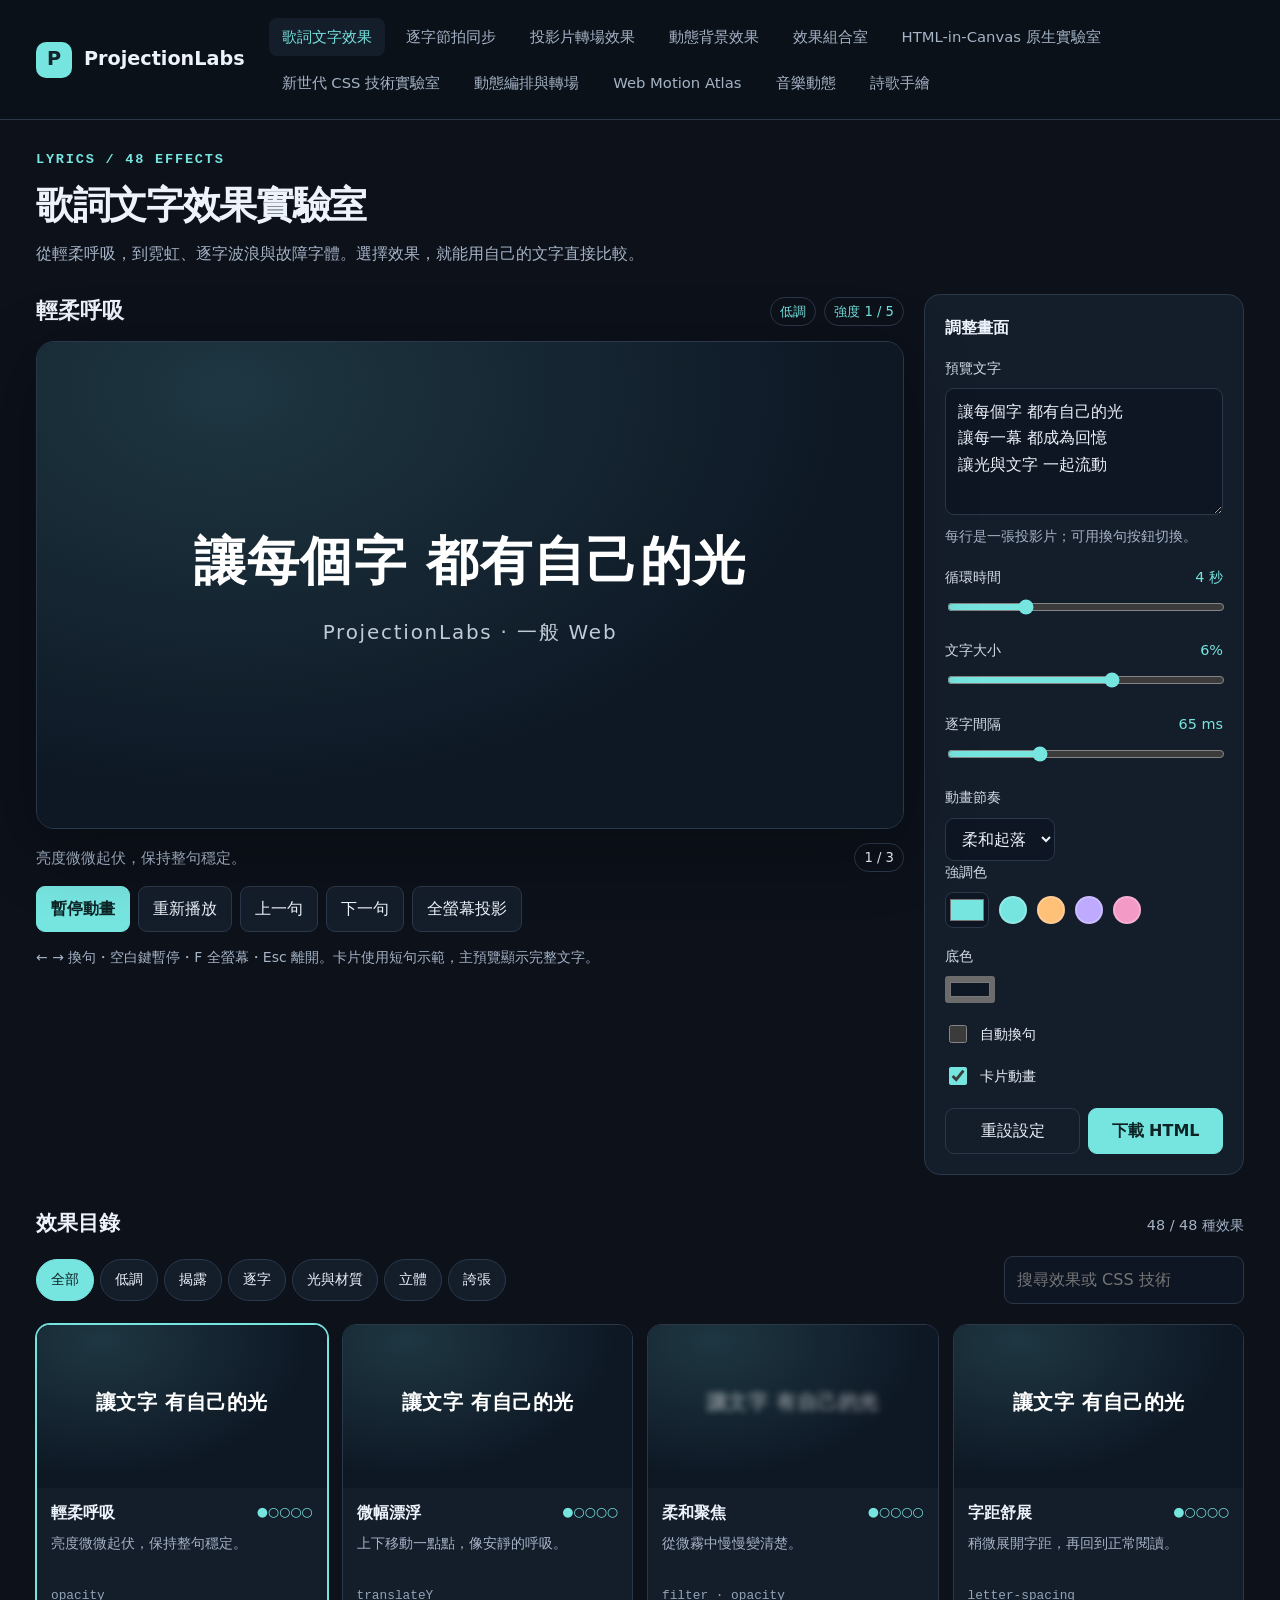
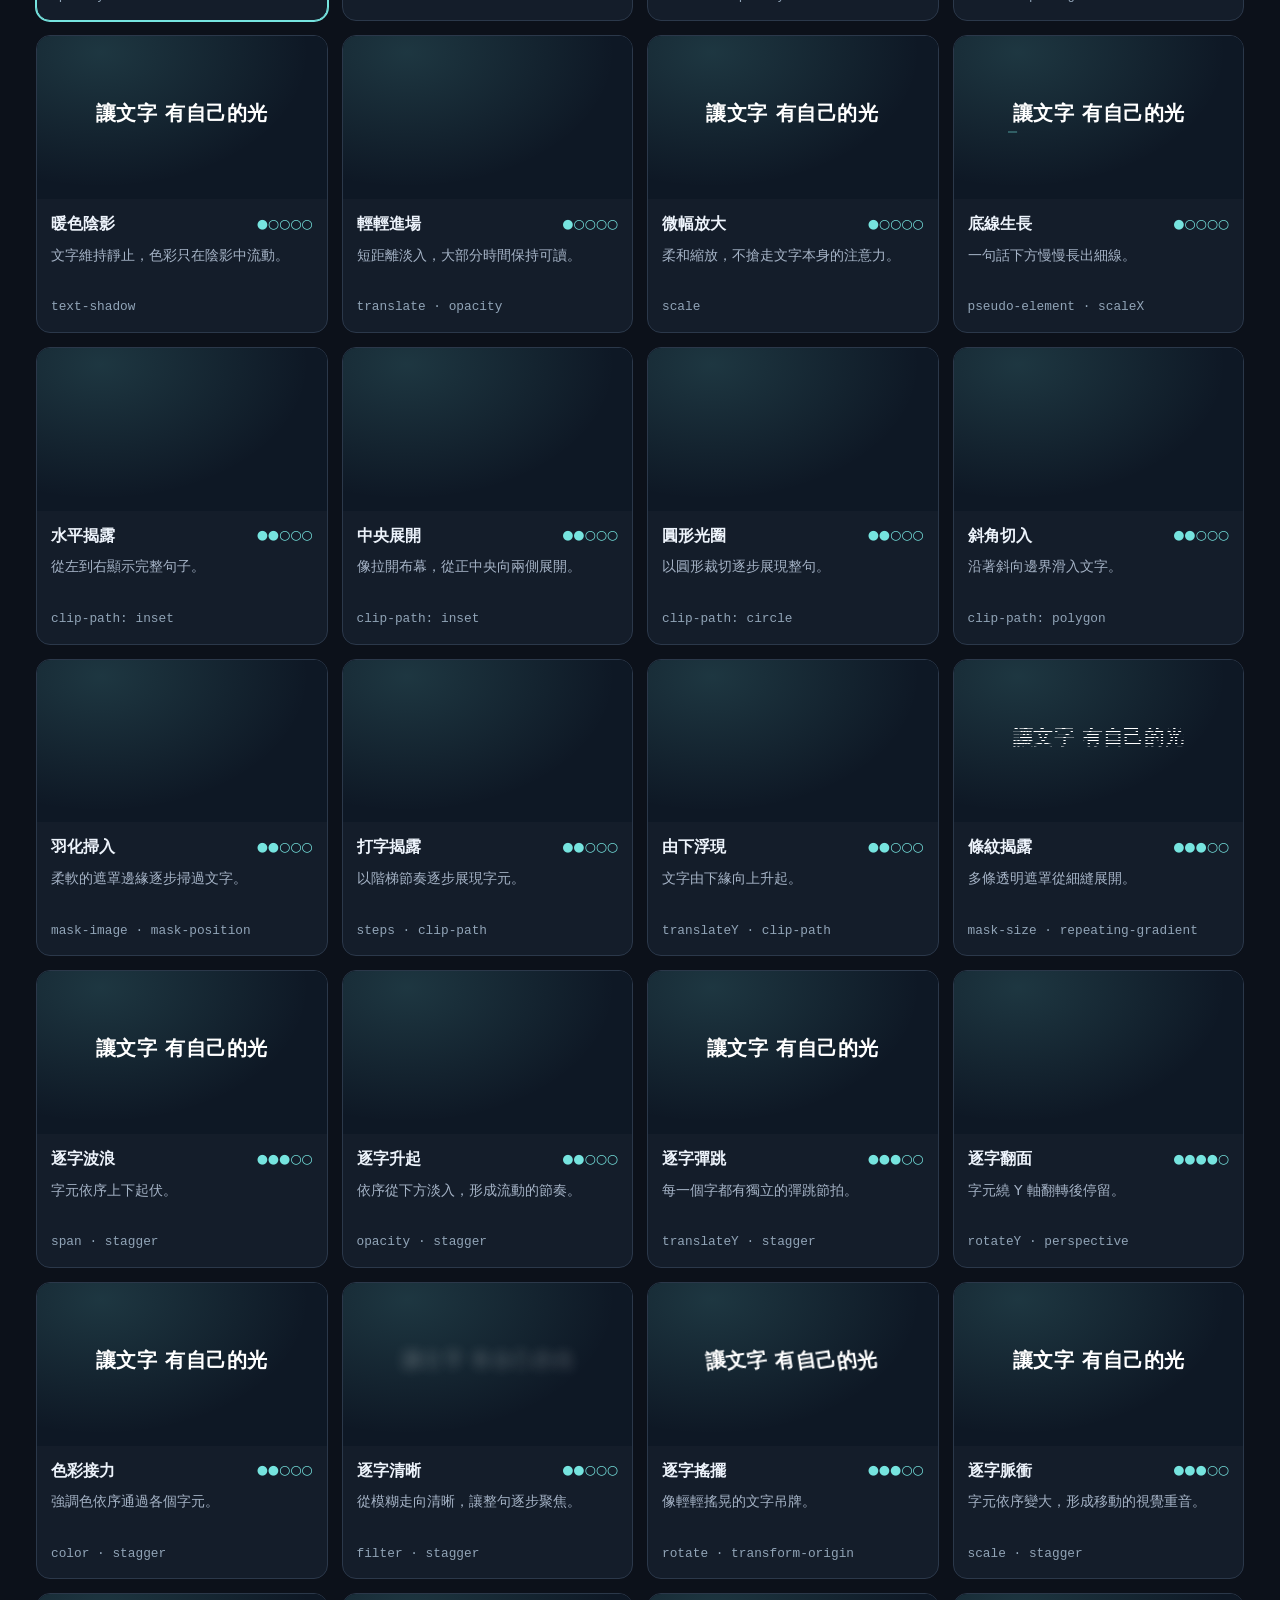
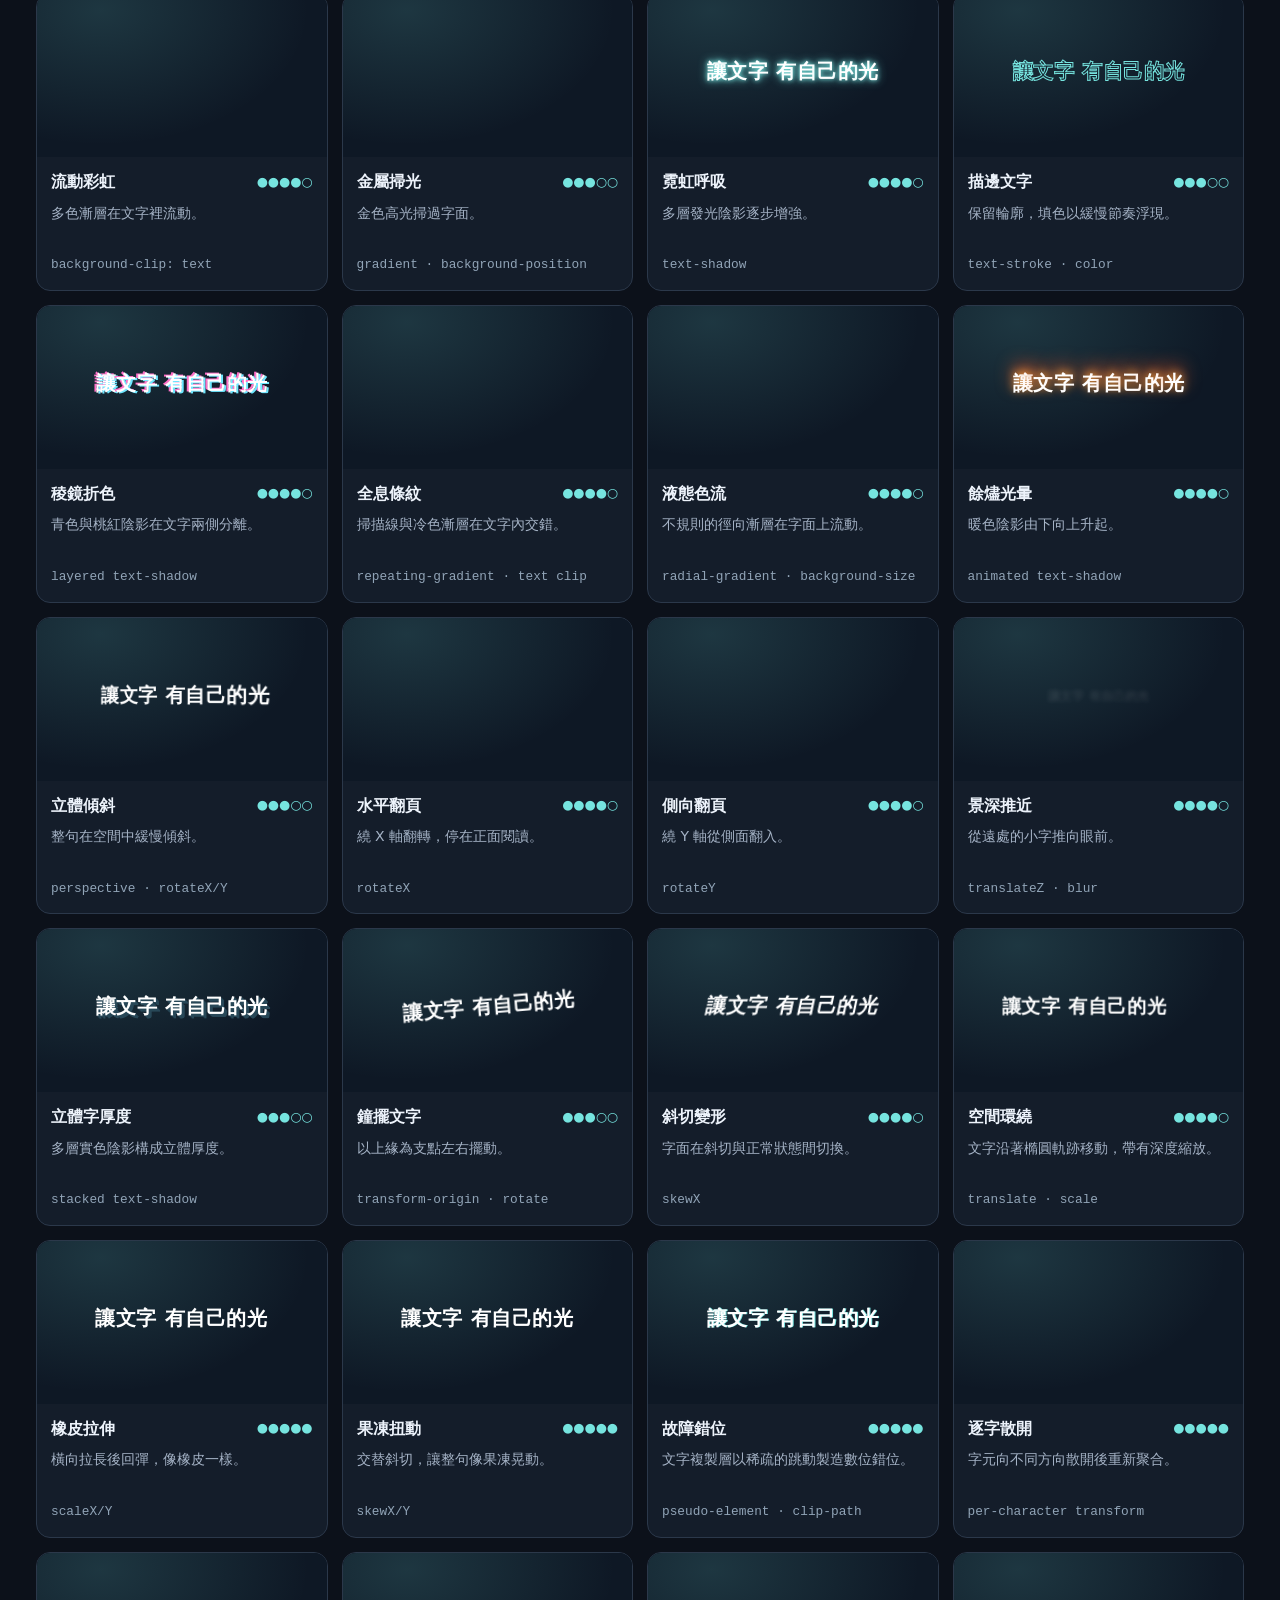
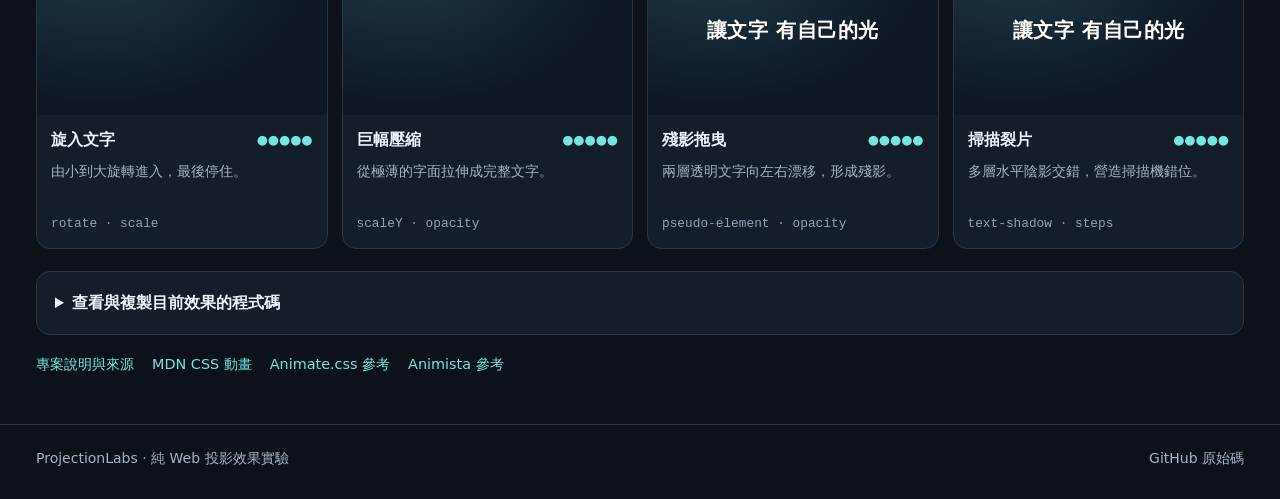
<file: lyrics/index.html>
<!doctype html>
<html lang="zh-Hant"><head><meta charset="utf-8"><meta name="viewport" content="width=device-width,initial-scale=1"><title>歌詞文字效果實驗室 · ProjectionLabs</title><meta name="description" content="48 種純 CSS 歌詞文字特效，即時預覽、逐字動畫、遮罩、霓虹與立體字，支援匯出獨立 HTML。"><link rel="icon" type="image/svg+xml" href="../assets/favicon.svg"><link rel="stylesheet" href="../assets/lab.css?v=20261011-2"></head><body data-lab="lyrics"><div id="app"></div><noscript><p>此實驗室需要啟用 JavaScript。<a href="../">回到實驗室入口</a></p></noscript><script type="module" src="../assets/lab.js?v=20261011-3"></script></body></html>
</file>
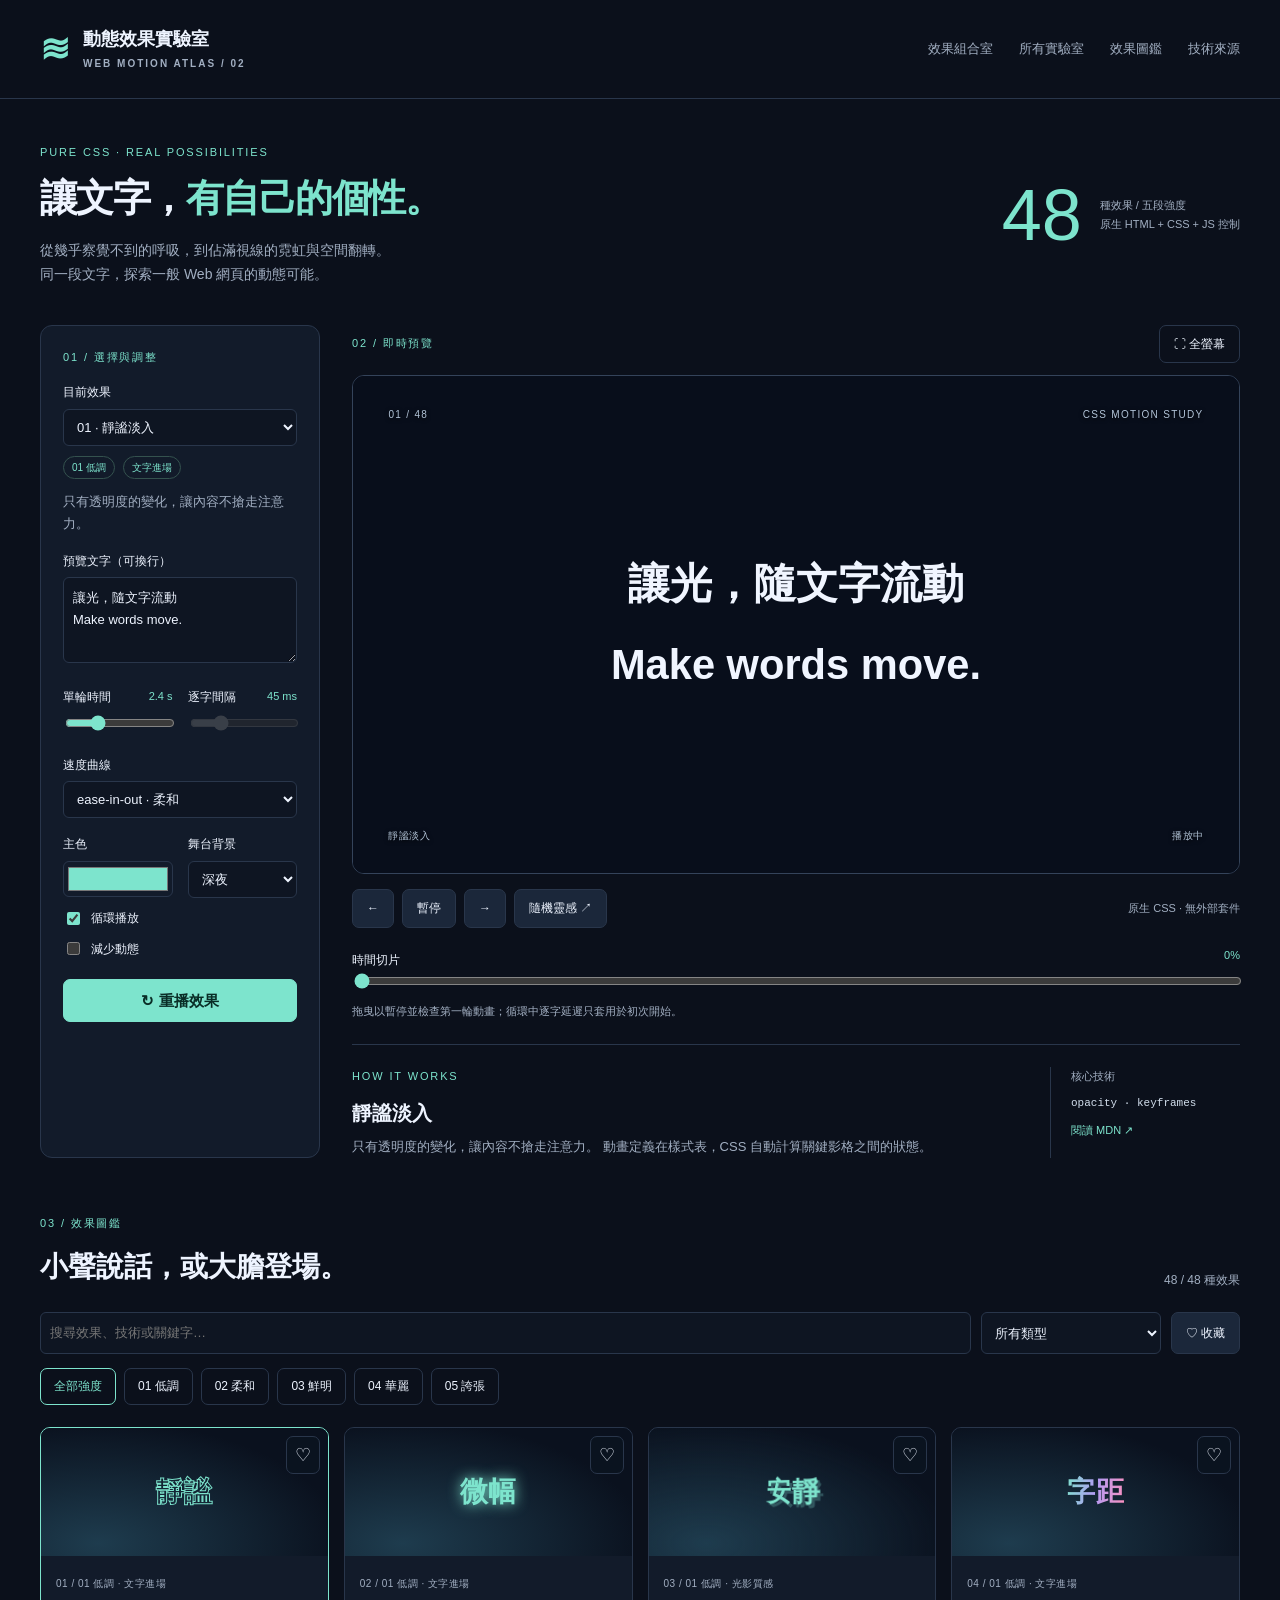
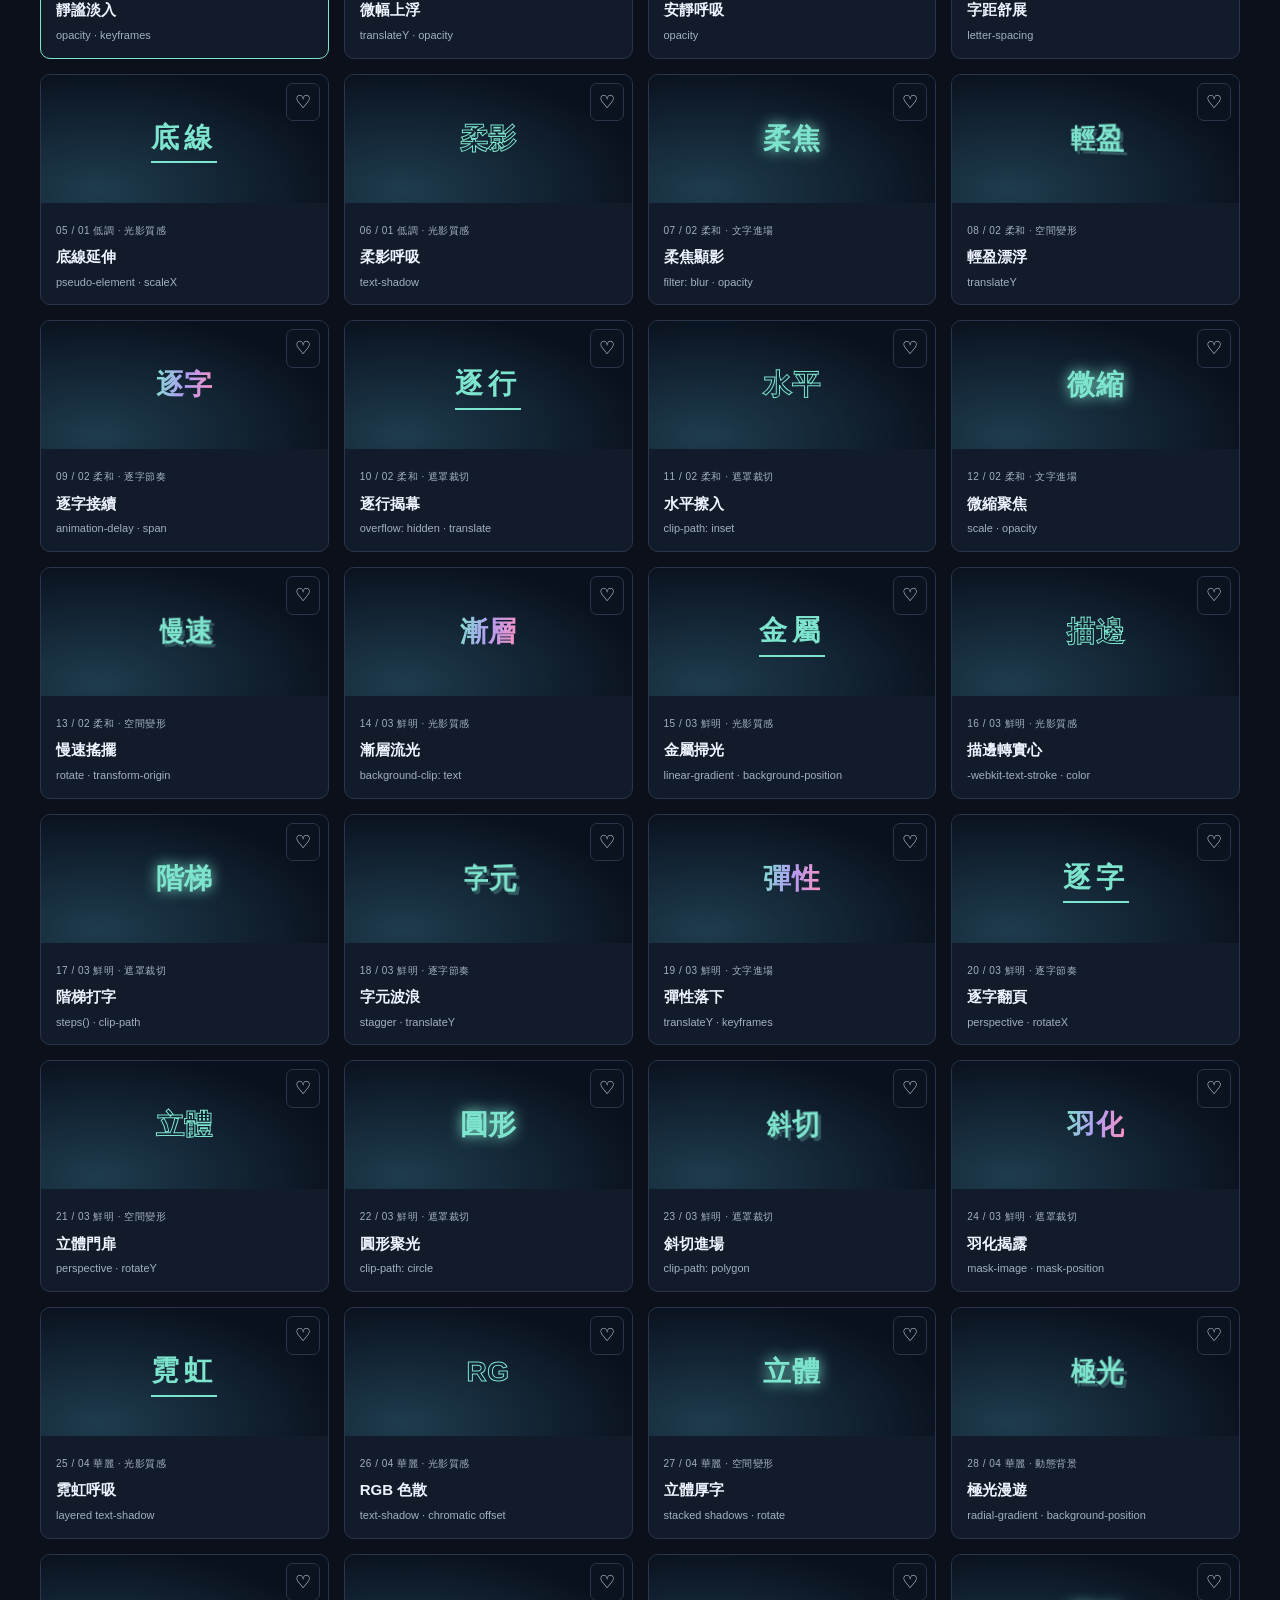
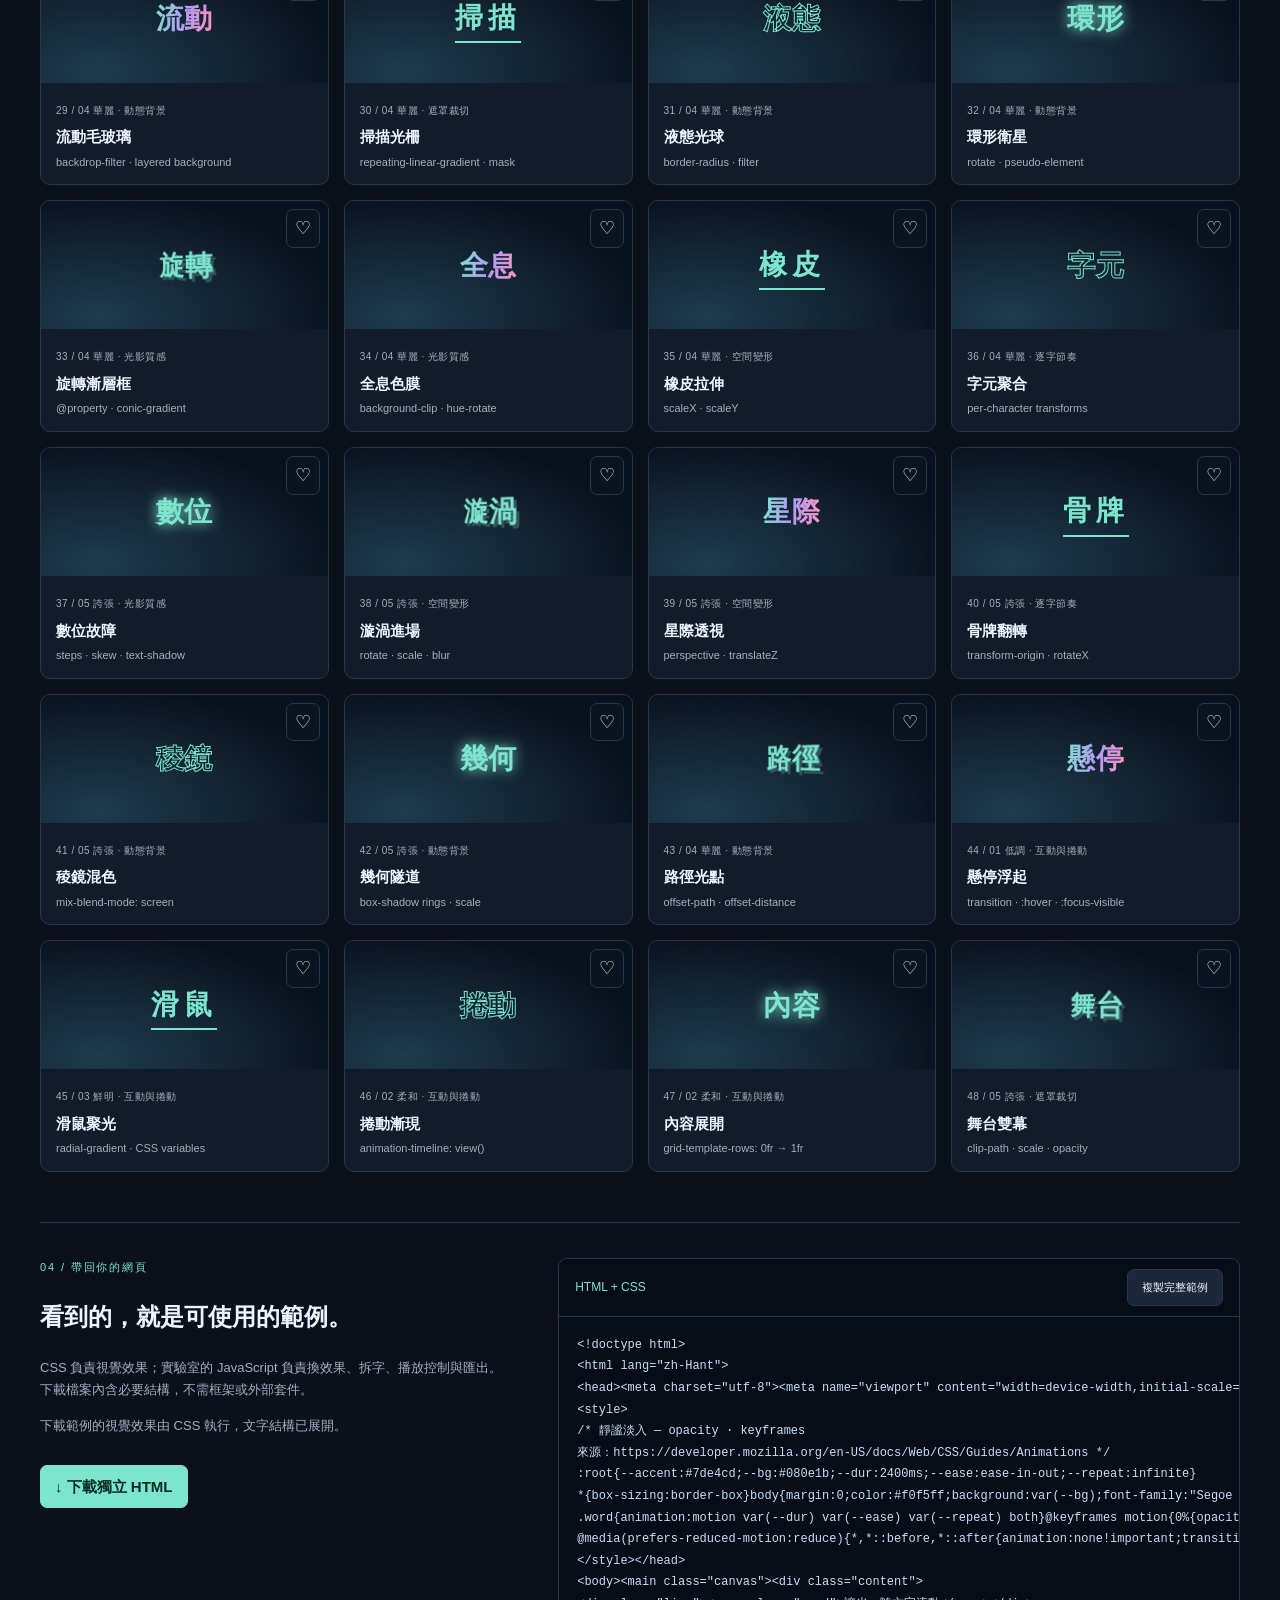
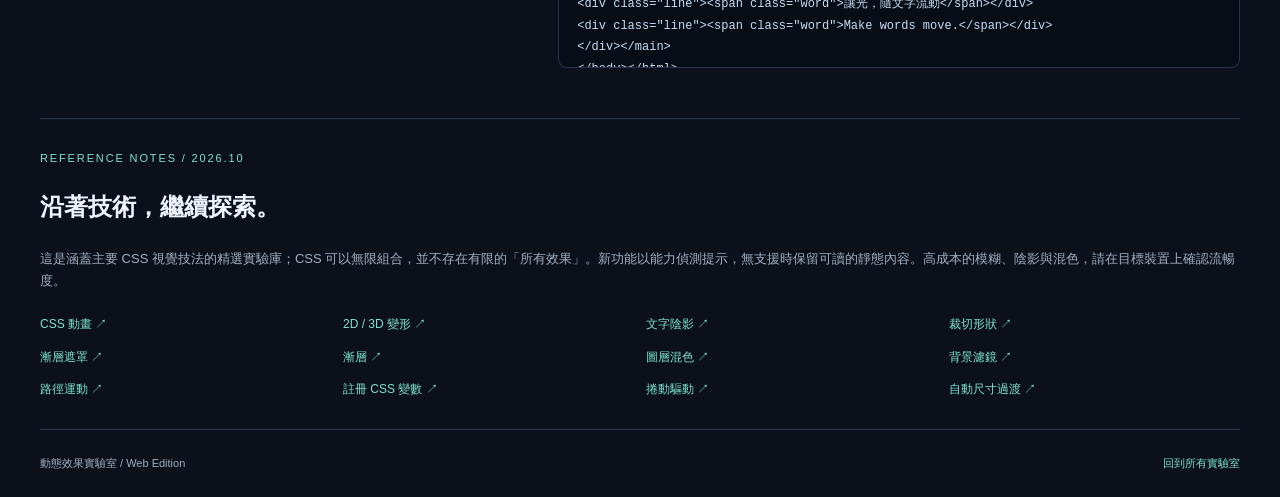
<file: motion-atlas/index.html>
<!doctype html>
<html lang="zh-Hant"><head><meta charset="utf-8"><meta name="viewport" content="width=device-width,initial-scale=1"><title>Web Motion Atlas｜CSS 動態效果實驗室</title><meta name="description" content="從低調微動到誇張視覺，探索 48 種一般網頁 CSS 效果，調整參數、檢查時間軸、下載獨立 HTML。"><link rel="stylesheet" href="lab.css"></head><body>
<header><a class="brand" href="./"><span class="mark">≋</span><span>動態效果實驗室<small>WEB MOTION ATLAS / 02</small></span></a><nav><a href="../composer/">效果組合室</a><a href="../">所有實驗室</a><a href="#catalog">效果圖鑑</a><a href="#sources">技術來源</a></nav></header>
<main><section class="intro"><div><p class="eyebrow">PURE CSS · REAL POSSIBILITIES</p><h1>讓文字，<span>有自己的個性。</span></h1><p>從幾乎察覺不到的呼吸，到佔滿視線的霓虹與空間翻轉。<br>同一段文字，探索一般 Web 網頁的動態可能。</p></div><div class="edition"><b id="total">48</b><span>種效果 / 五段強度<br>原生 HTML + CSS + JS 控制</span></div></section>
<div class="workbench"><aside class="controls"><p class="eyebrow">01 / 選擇與調整</p><label for="effect">目前效果</label><select id="effect"></select><div class="chips"><span id="level"></span><span id="category"></span></div><p id="description"></p><label for="sample">預覽文字（可換行）</label><textarea id="sample" rows="3" maxlength="100">讓光，隨文字流動\nMake words move.</textarea><div class="two"><div><label for="duration">單輪時間 <output id="durationValue"></output></label><input id="duration" type="range" min="400" max="8000" value="2400" step="100"></div><div><label for="gap">逐字間隔 <output id="gapValue"></output></label><input id="gap" type="range" min="0" max="180" value="45" step="5"></div></div><label for="easing">速度曲線</label><select id="easing"><option value="ease-in-out">ease-in-out · 柔和</option><option value="linear">linear · 等速</option><option value="cubic-bezier(.16,1,.3,1)">ease-out · 快起慢收</option><option value="cubic-bezier(.34,1.56,.64,1)">spring · 回彈</option></select><div class="two"><div><label for="accent">主色</label><input id="accent" type="color" value="#7de4cd"></div><div><label for="backdrop">舞台背景</label><select id="backdrop"><option value="night">深夜</option><option value="paper">白紙</option><option value="grid">透明格</option></select></div></div><label class="check"><input id="loop" type="checkbox" checked> 循環播放</label><label class="check"><input id="reduced" type="checkbox"> 減少動態</label><button class="primary" id="replay">↻ 重播效果</button></aside>
<section class="viewer"><div class="section-top"><p class="eyebrow">02 / 即時預覽</p><button id="fullscreen">⛶ 全螢幕</button></div><div id="stage" class="stage"><div class="stage-label"><span id="effectNumber">01 / 48</span><span>CSS MOTION STUDY</span></div><iframe id="preview" title="所選 CSS 效果即時預覽" sandbox="allow-scripts"></iframe><div class="stage-footer"><span id="effectTitle"></span><span id="status" role="status">播放中</span></div></div><div class="transport"><button id="previous" aria-label="上一個效果">←</button><button id="pause">暫停</button><button id="next" aria-label="下一個效果">→</button><button id="random">隨機靈感 ↗</button><span id="support"></span></div><div class="timeline"><label for="timeline">時間切片 <output id="progress">0%</output></label><input id="timeline" type="range" min="0" max="100" value="0" step=".1"><small id="timelineHint">拖曳以暫停並檢查動畫畫格；按重播重新開始。</small></div><div class="explanation"><div><p class="eyebrow">HOW IT WORKS</p><h2 id="mechanism"></h2><p id="note"></p></div><div class="tech"><span>核心技術</span><code id="technique"></code><a id="doc" target="_blank" rel="noreferrer">閱讀 MDN ↗</a></div></div></section></div>
<section id="catalog" class="catalog"><div class="catalog-title"><div><p class="eyebrow">03 / 效果圖鑑</p><h2>小聲說話，或大膽登場。</h2></div><span id="resultCount"></span></div><div class="filters"><input type="search" id="search" placeholder="搜尋效果、技術或關鍵字…" aria-label="搜尋效果"><select id="categoryFilter" aria-label="依類型篩選"><option value="all">所有類型</option></select><button id="favorites" aria-pressed="false">♡ 收藏</button></div><div id="levels" class="level-tabs" aria-label="效果強度"></div><div id="cards" class="cards"></div><p id="empty" hidden>沒有符合的效果，試試其他關鍵字或取消篩選。</p></section>
<section class="code-section"><div><p class="eyebrow">04 / 帶回你的網頁</p><h2>看到的，就是可使用的範例。</h2><p>CSS 負責視覺效果；實驗室的 JavaScript 負責換效果、拆字、播放控制與匯出。下載檔案內含必要結構，不需框架或外部套件。</p><p id="exportNote"></p><button id="download" class="primary">↓ 下載獨立 HTML</button></div><div class="code-panel"><div class="code-toolbar"><span>HTML + CSS</span><button id="copy">複製完整範例</button></div><pre><code id="code"></code></pre></div></section>
<section id="sources" class="sources"><p class="eyebrow">REFERENCE NOTES / 2026.10</p><h2>沿著技術，繼續探索。</h2><p>這是涵蓋主要 CSS 視覺技法的精選實驗庫；CSS 可以無限組合，並不存在有限的「所有效果」。新功能以能力偵測提示，無支援時保留可讀的靜態內容。高成本的模糊、陰影與混色，請在目標裝置上確認流暢度。</p><div id="sourceLinks"></div></section><footer><span>動態效果實驗室 / Web Edition</span><a href="../">回到所有實驗室</a></footer></main><script src="effects.js"></script><script src="lab.js"></script></body></html>
</file>
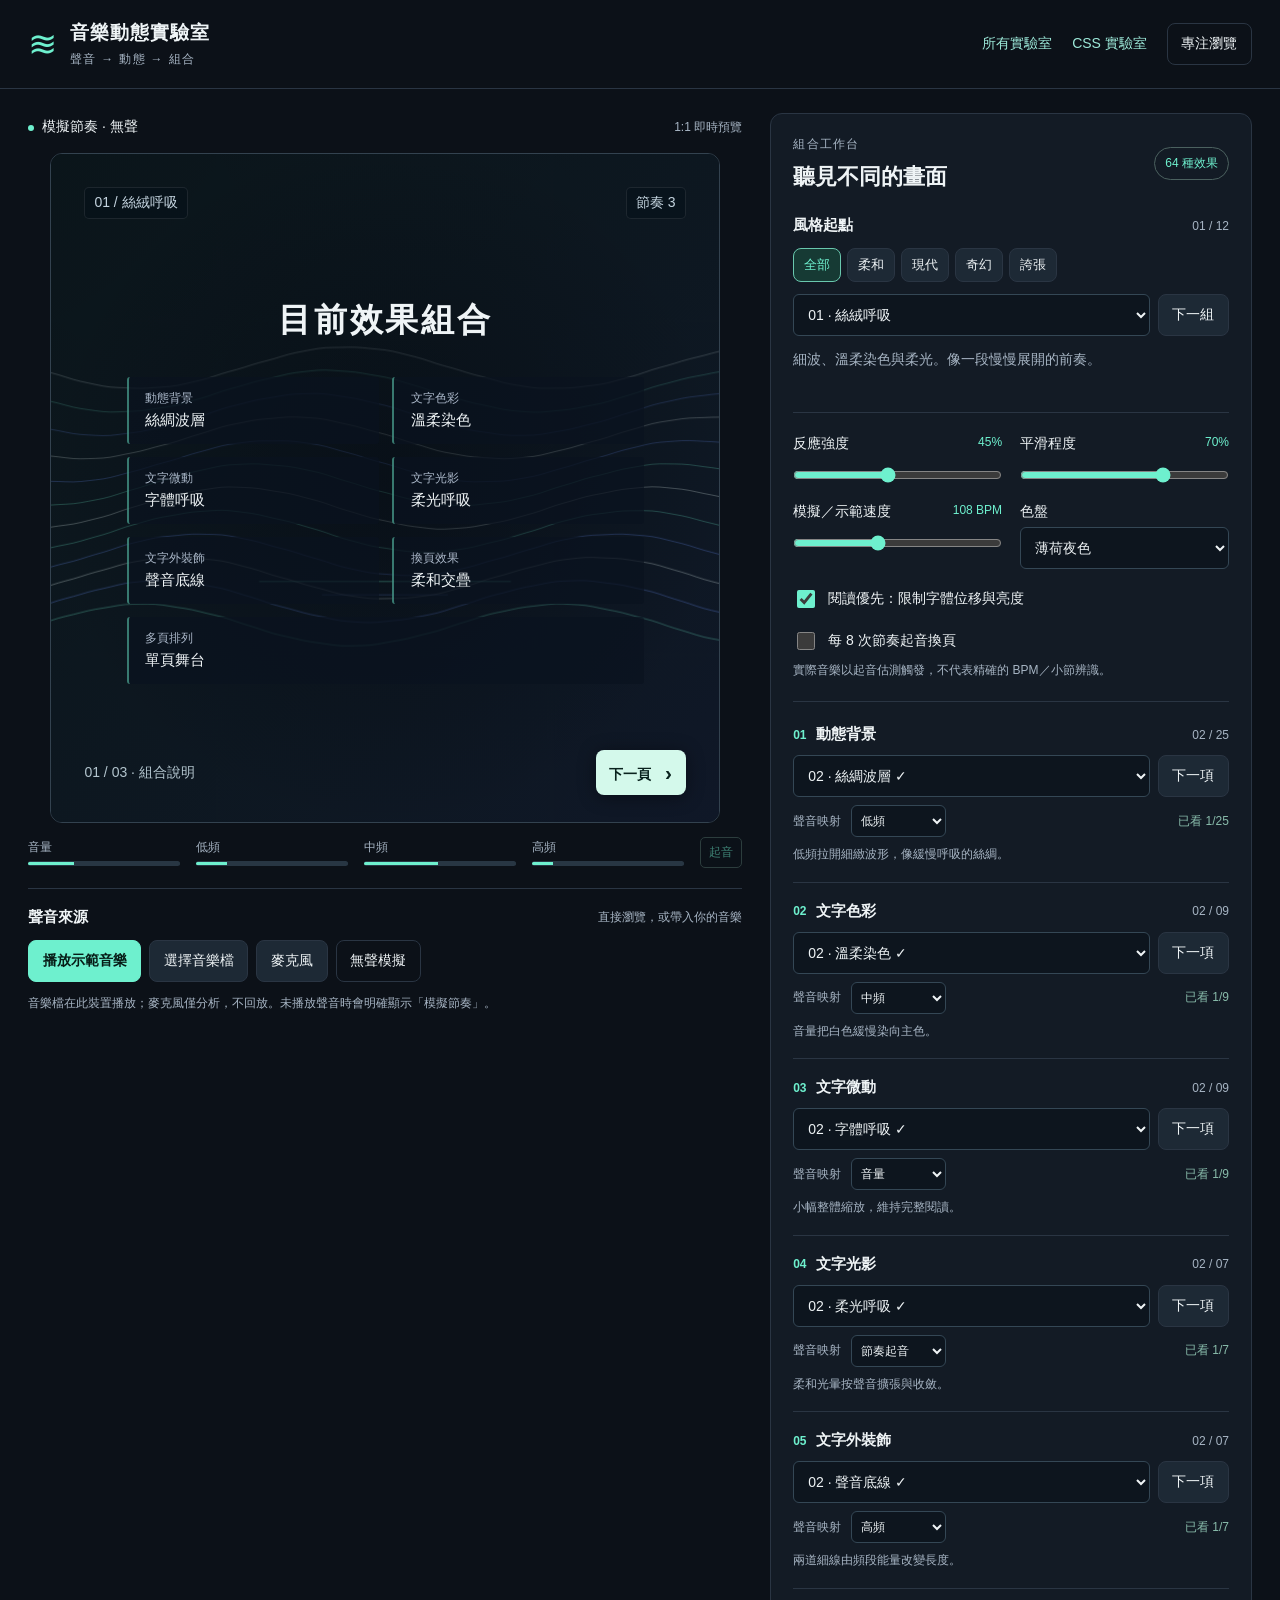
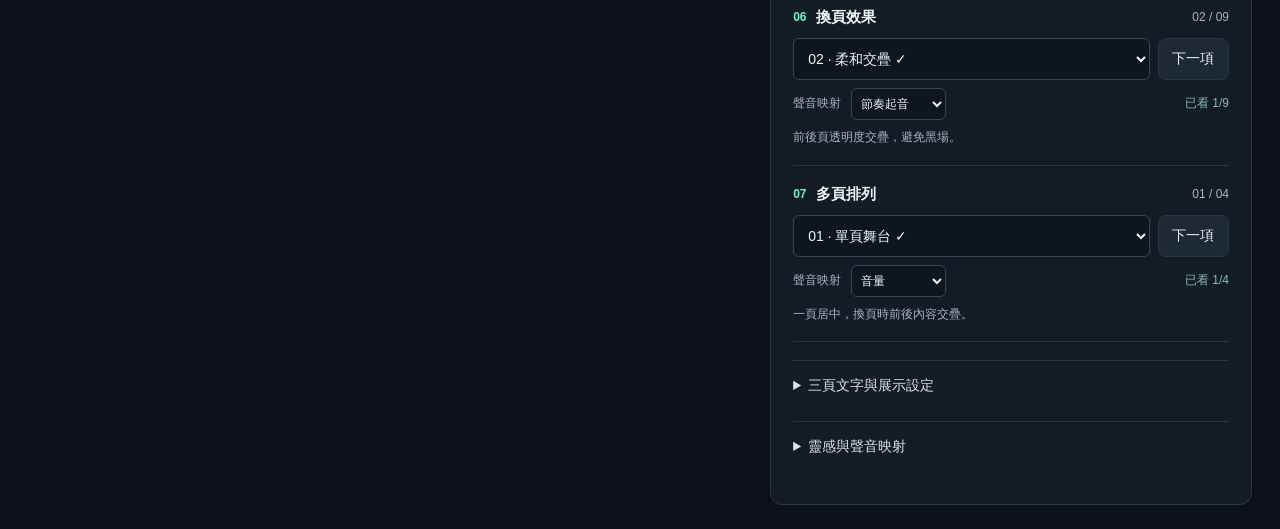
<file: music-motion/index.html>
<!doctype html>
<html lang="zh-Hant">
<head><meta charset="utf-8"><meta name="viewport" content="width=device-width,initial-scale=1,viewport-fit=cover"><meta name="theme-color" content="#0c1118"><title>音樂動態實驗室｜聲音、文字與光的組合</title><meta name="description" content="探索聲音驅動的背景、文字、光影與換頁。柔和到奇幻、現代到誇張，在同一個畫面自由組合。"><link rel="icon" href="data:image/svg+xml,%3Csvg xmlns='http://www.w3.org/2000/svg' viewBox='0 0 32 32'%3E%3Crect width='32' height='32' rx='8' fill='%230c1118'/%3E%3Cpath d='M5 16h4l3-8 5 17 4-13 3 4h3' fill='none' stroke='%236ef0ce' stroke-width='3'/%3E%3C/svg%3E"><link rel="stylesheet" href="style.css"></head>
<body>
<header class="topbar"><div class="brand"><span class="brandmark" aria-hidden="true">≋</span><div><h1>音樂動態實驗室</h1><span class="eyebrow">聲音 → 動態 → 組合</span></div></div><div class="header-actions"><a href="../">所有實驗室</a><a href="../composer/">CSS 實驗室</a><button id="focusBtn" class="quiet">專注瀏覽</button></div></header>
<main id="workspace" class="workspace">
<section class="preview-column" aria-label="即時預覽">
<div class="preview-top"><span><i class="live-dot"></i><span id="sourceBadge">模擬節奏 · 無聲</span></span><button id="closeFocus" class="quiet" hidden>關閉瀏覽</button><span class="small" id="qualityBadge">1:1 即時預覽</span></div>
<div id="stage" class="stage"><canvas id="visual" aria-label="依聲音變化的動態背景"></canvas><div class="read-shade"></div><div id="sheets" class="sheets"></div><div class="stage-top"><span id="presetLabel">01 / 絲絨呼吸</span><span id="beatBadge">節奏 0</span></div><div class="stage-bottom"><span id="pageLabel">01 / 03 · 組合說明</span><button id="nextPage" class="next-page">下一頁 <span aria-hidden="true">›</span></button></div></div>
<div class="signal-strip" aria-label="聲音訊號"><div><span>音量</span><meter id="meterLevel" min="0" max="1" value="0"></meter></div><div><span>低頻</span><meter id="meterLow" min="0" max="1" value="0"></meter></div><div><span>中頻</span><meter id="meterMid" min="0" max="1" value="0"></meter></div><div><span>高頻</span><meter id="meterHigh" min="0" max="1" value="0"></meter></div><div class="pulse-light" id="pulseLight">起音</div></div>
<div class="audio-panel"><div class="section-line"><h2>聲音來源</h2><span id="audioStatus" role="status">直接瀏覽，或帶入你的音樂</span></div><div class="audio-buttons"><button id="demoBtn" class="accent">播放示範音樂</button><label class="file-button" for="audioFile">選擇音樂檔<input id="audioFile" type="file" accept="audio/*,.mp3,.wav,.m4a,.ogg,.flac"></label><button id="micBtn">麥克風</button><button id="simBtn" class="quiet">無聲模擬</button></div><audio id="fileAudio" controls preload="metadata" hidden></audio><button id="stopAudio" class="quiet" hidden>停止聲音／收音</button><p class="audio-note">音樂檔在此裝置播放；麥克風僅分析，不回放。未播放聲音時會明確顯示「模擬節奏」。</p></div>
</section>
<aside class="controls" aria-label="效果控制">
<div class="control-intro"><div><span class="eyebrow">組合工作台</span><h2>聽見不同的畫面</h2></div><span id="totalCount" class="count-pill"></span></div>
<div class="preset-section"><div class="section-line"><h3>風格起點</h3><span id="presetCount" class="small">01 / 12</span></div><div id="styleTabs" class="style-tabs" role="group" aria-label="預設風格"></div><div class="preset-row"><select id="presetSelect" aria-label="選擇預設組合"></select><button id="nextPreset">下一組</button></div><p id="presetDesc" class="description"></p></div>
<div class="global-settings"><label>反應強度 <output id="strengthValue">65%</output><input id="strength" type="range" min="0" max="100" value="65"></label><label>平滑程度 <output id="smoothValue">70%</output><input id="smooth" type="range" min="0" max="100" value="70"></label><label>模擬／示範速度 <output id="bpmValue">108 BPM</output><input id="bpm" type="range" min="60" max="180" value="108"></label><label>色盤<select id="palette" aria-label="色盤"><option value="mint">薄荷夜色</option><option value="violet">紫晶星海</option><option value="gold">日光琥珀</option><option value="ice">冰藍銀白</option><option value="sunset">緋紅落日</option><option value="acid">電光酸綠</option></select></label><label class="checkbox"><input id="readable" type="checkbox" checked>閱讀優先：限制字體位移與亮度</label><label class="checkbox"><input id="autoPage" type="checkbox">每 8 次節奏起音換頁</label><p class="small">實際音樂以起音估測觸發，不代表精確的 BPM／小節辨識。</p></div>
<div id="categories" class="categories"></div>
<details class="text-editor"><summary>三頁文字與展示設定</summary><p class="small">第一頁自動顯示目前組合，第二、三頁文字可自行修改。</p><label>第二頁<textarea id="text2" rows="3">讓聲音有了形狀
讓光跟著呼吸</textarea></label><label>第三頁<textarea id="text3" rows="3">每一次心跳
都是下一個宇宙</textarea></label><label>文字大小 <output id="sizeValue">100%</output><input id="textSize" type="range" min="60" max="150" value="100"></label><button id="resetVisited" class="quiet">清除已瀏覽記錄</button></details>
<details class="references"><summary>靈感與聲音映射</summary><p>參考 iwrzwr 的波形、頻譜、矩陣、粒子、訊號記憶與機械運動，重新設計成背景、文字與換頁可分層組合的工作台。</p><p>每類可選音量、低頻、中頻、高頻或節奏起音。背景與光影可以誇張，文字預設保留可讀性。降低強度可比較幾乎靜態的效果。</p><a href="https://github.com/kaganin/iwrzwr-visual-archive" target="_blank" rel="noopener">原始專案與 MIT 授權</a><a href="https://www.kagan.in/iwrzwr/visual-archive/" target="_blank" rel="noopener">原作者視覺典藏</a><a href="https://developer.mozilla.org/en-US/docs/Web/API/AnalyserNode" target="_blank" rel="noopener">Web Audio 聲音分析</a><a href="https://developer.mozilla.org/en-US/docs/Web/API/MediaDevices/getUserMedia" target="_blank" rel="noopener">麥克風輸入</a></details>
</aside>
</main><div id="notice" class="notice" role="status" hidden></div><script src="engine.js"></script><script src="app.js"></script></body></html>
</file>
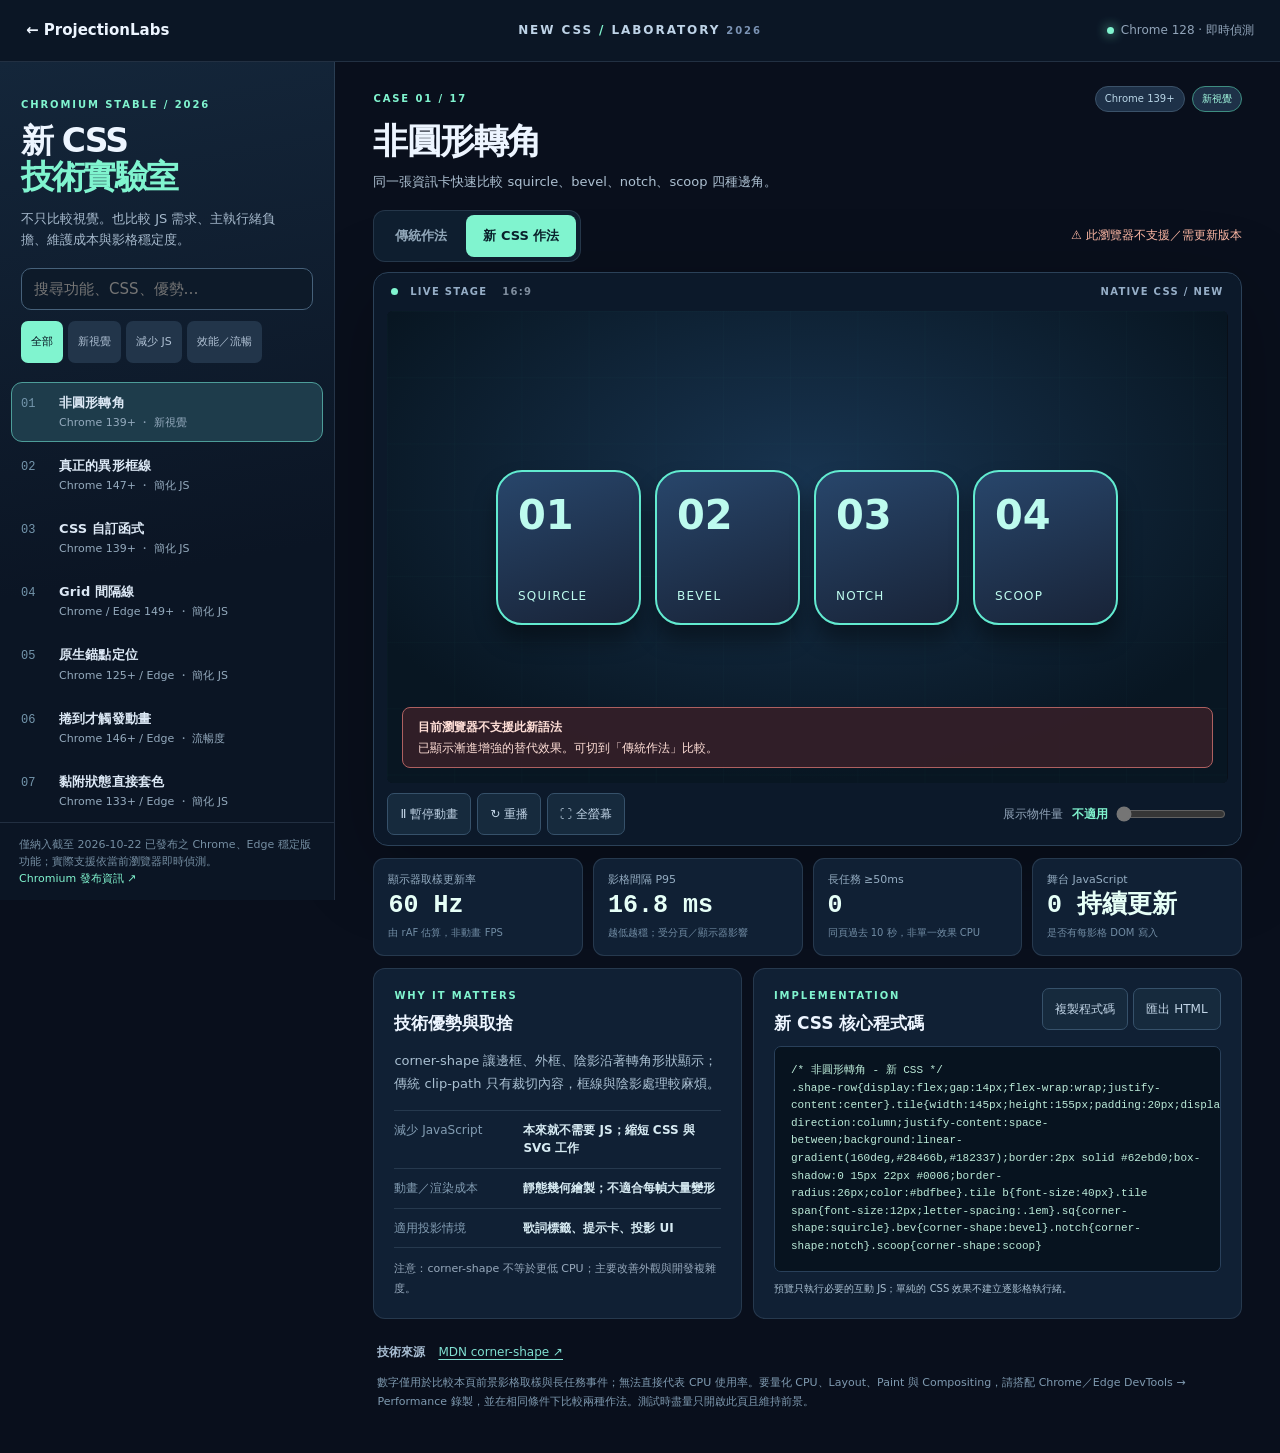
<file: new-css/index.html>
<!doctype html>
<html lang="zh-Hant">
<head>
<meta charset="utf-8"><meta name="viewport" content="width=device-width,initial-scale=1">
<title>新世代 CSS 實驗室｜ProjectionLabs</title>
<meta name="description" content="Chrome 與 Edge 穩定版新 CSS 技術實驗：視覺、降低 JavaScript、動畫效能與影格穩定度比較">
<link rel="icon" href="../assets/favicon.svg" type="image/svg+xml">
<link rel="stylesheet" href="style.css?v=20261022-1">
</head>
<body>
<header class="topbar">
  <a class="back" href="../" aria-label="返回 ProjectionLabs 首頁">← ProjectionLabs</a>
  <div class="top-title">NEW CSS <span>/</span> LABORATORY <small>2026</small></div>
  <div class="runtime"><span class="signal"></span><span id="browser">檢查瀏覽器…</span></div>
</header>
<main class="layout">
  <aside class="sidebar">
    <div class="side-head">
      <p class="overline">CHROMIUM STABLE / 2026</p>
      <h1>新 CSS<br><em>技術實驗室</em></h1>
      <p class="deck">不只比較視覺。也比較 JS 需求、主執行緒負擔、維護成本與影格穩定度。</p>
      <input id="search" type="search" placeholder="搜尋功能、CSS、優勢…" aria-label="搜尋實驗案例">
      <div class="filter-group" role="group" aria-label="案例分類">
        <button class="filter active" data-filter="all">全部</button>
        <button class="filter" data-filter="visual">新視覺</button>
        <button class="filter" data-filter="less-js">減少 JS</button>
        <button class="filter" data-filter="smooth">效能／流暢</button>
      </div>
    </div>
    <div class="case-list" id="caseList" aria-label="實驗案例"></div>
    <p class="side-foot">僅納入截至 2026-10-22 已發布之 Chrome、Edge 穩定版功能；實際支援依當前瀏覽器即時偵測。<br><a href="https://developer.chrome.com/release-notes/" target="_blank" rel="noopener">Chromium 發布資訊 ↗</a></p>
  </aside>
  <section class="workspace" aria-label="效果預覽及效能比較">
    <div class="workspace-header">
      <div><span id="caseNumber" class="eyebrow">CASE 01</span><h2 id="caseTitle">載入中…</h2><p id="caseDesc"></p></div>
      <div id="caseTags" class="tags"></div>
    </div>
    <div class="compare-bar">
      <div class="mode-switch" role="group" aria-label="切換作法">
        <button id="legacyBtn" aria-pressed="false">傳統作法</button>
        <button id="modernBtn" class="selected" aria-pressed="true">新 CSS 作法</button>
      </div>
      <span id="featureState" class="feature-state">支援偵測中</span>
    </div>
    <div class="stage-area">
      <div class="stage-top"><span><i></i> LIVE STAGE <b>16:9</b></span><span id="stageMethod">NATIVE CSS</span></div>
      <div class="stage-shell" id="stageShell">
        <iframe id="stage" title="實驗室展示舞台" allowfullscreen></iframe>
        <div id="unsupported" class="unsupported" hidden><strong>目前瀏覽器不支援此新語法</strong><p>已顯示漸進增強的替代效果。可切到「傳統作法」比較。</p></div>
      </div>
      <div class="stage-controls">
        <button id="playBtn" title="暫停 / 恢復播放">Ⅱ 暫停動畫</button>
        <button id="resetBtn" title="重新建立舞台">↻ 重播</button>
        <button id="fullBtn" title="16:9 舞台全螢幕">⛶ 全螢幕</button>
        <label for="stress">展示物件量 <output id="stressValue">1×</output></label><input id="stress" type="range" min="1" max="5" step="1" value="1">
      </div>
    </div>
    <div class="metrics" aria-label="效能觀察">
      <div class="metric"><span>顯示器取樣更新率</span><strong id="hz">—</strong><small>由 rAF 估算，非動畫 FPS</small></div>
      <div class="metric"><span>影格間隔 P95</span><strong id="p95">—</strong><small>越低越穩；受分頁／顯示器影響</small></div>
      <div class="metric"><span>長任務 ≥50ms</span><strong id="longTasks">—</strong><small>同頁過去 10 秒，非單一效果 CPU</small></div>
      <div class="metric"><span>舞台 JavaScript</span><strong id="jsActivity">—</strong><small>是否有每影格 DOM 寫入</small></div>
    </div>
    <div class="detail-columns">
      <article class="panel">
        <div class="panel-label">WHY IT MATTERS</div>
        <h3>技術優勢與取捨</h3>
        <p id="caseWhy"></p>
        <div class="tradeoffs"><div><span>減少 JavaScript</span><strong id="benefitJS">—</strong></div><div><span>動畫／渲染成本</span><strong id="renderCost">—</strong></div><div><span>適用投影情境</span><strong id="useCase">—</strong></div></div>
        <p class="caution" id="caseCaution"></p>
      </article>
      <article class="panel code-panel">
        <div class="code-head"><div><div class="panel-label">IMPLEMENTATION</div><h3 id="codeTitle">CSS 核心程式碼</h3></div><div class="code-actions"><button id="copyBtn">複製程式碼</button><button id="exportBtn">匯出 HTML</button></div></div>
        <pre><code id="codeText"></code></pre>
        <p class="code-note" id="codeNote"></p>
      </article>
    </div>
    <footer class="references"><strong>技術來源</strong><span id="refs"></span><p>數字僅用於比較本頁前景影格取樣與長任務事件；無法直接代表 CPU 使用率。要量化 CPU、Layout、Paint 與 Compositing，請搭配 Chrome／Edge DevTools → Performance 錄製，並在相同條件下比較兩種作法。測試時盡量只開啟此頁且維持前景。</p></footer>
  </section>
</main>
<script type="module" src="app.js?v=20261022-1"></script>
</body>
</html>
</file>
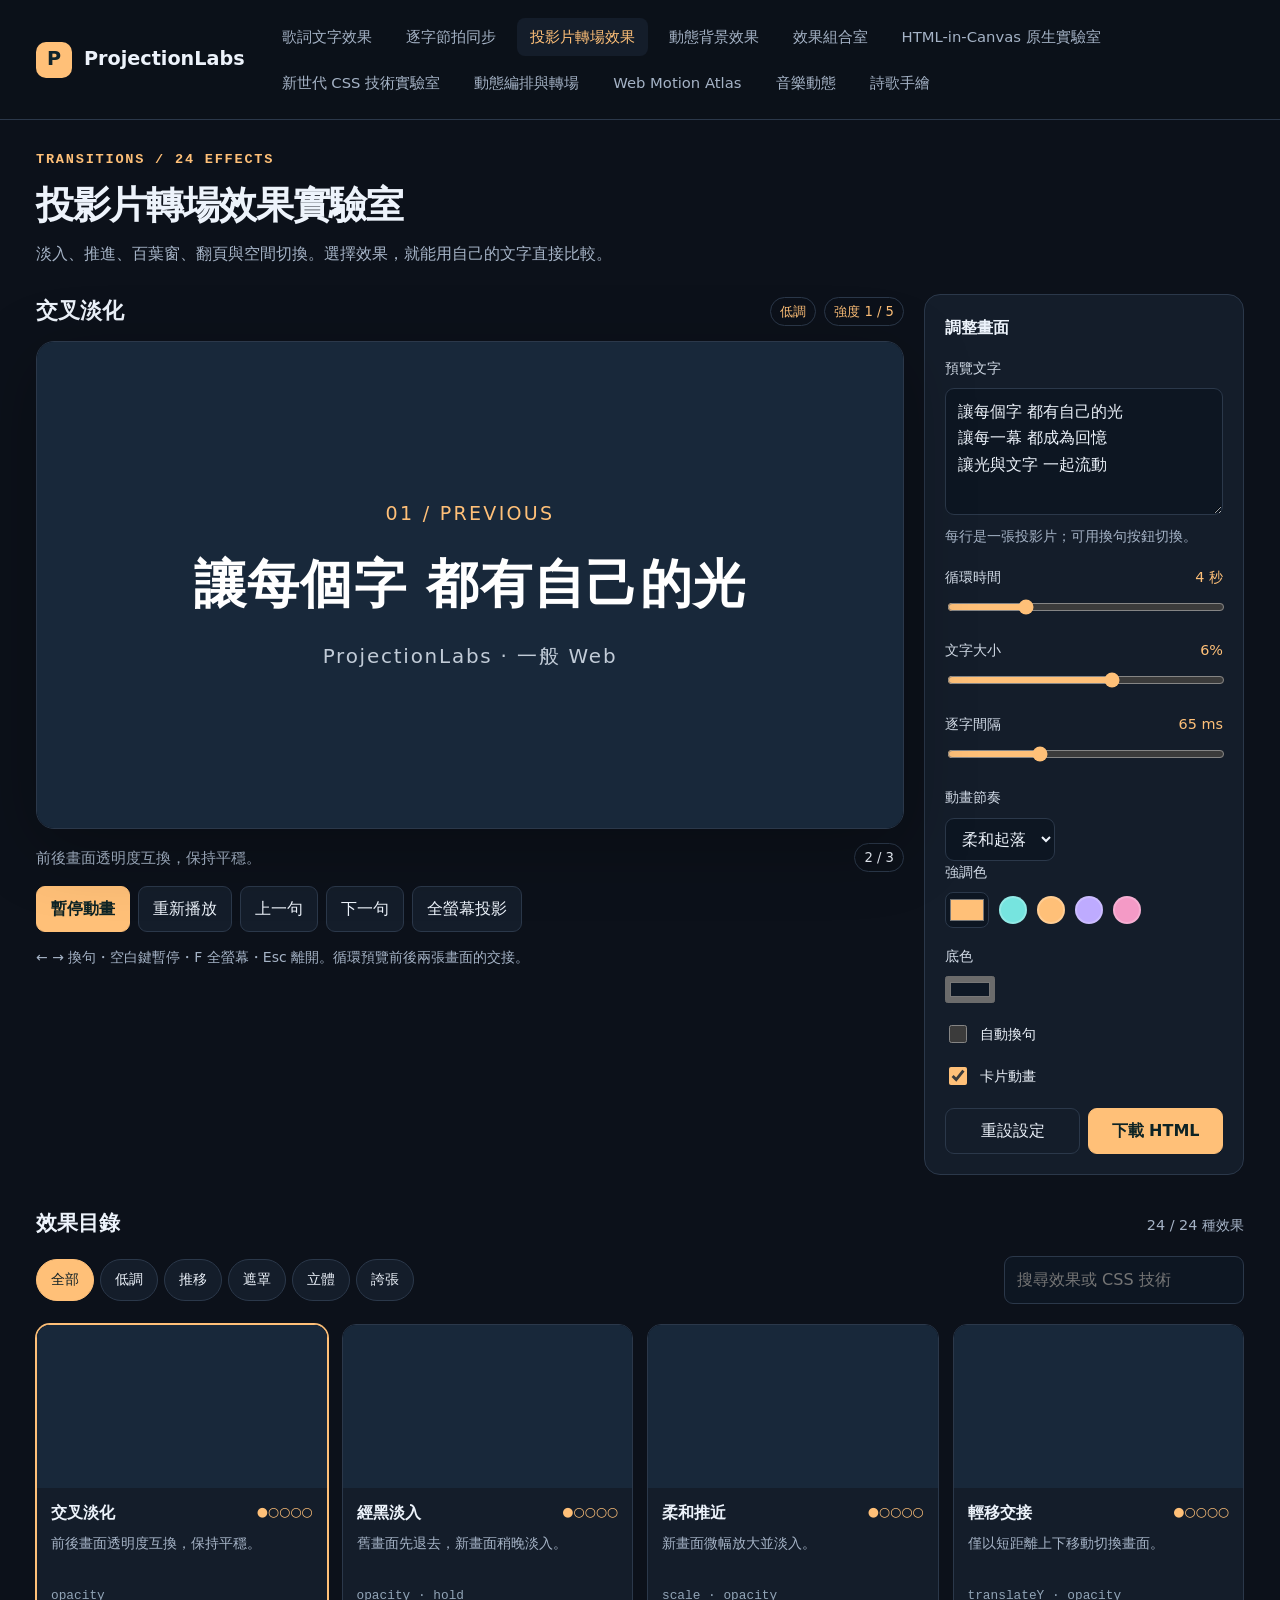
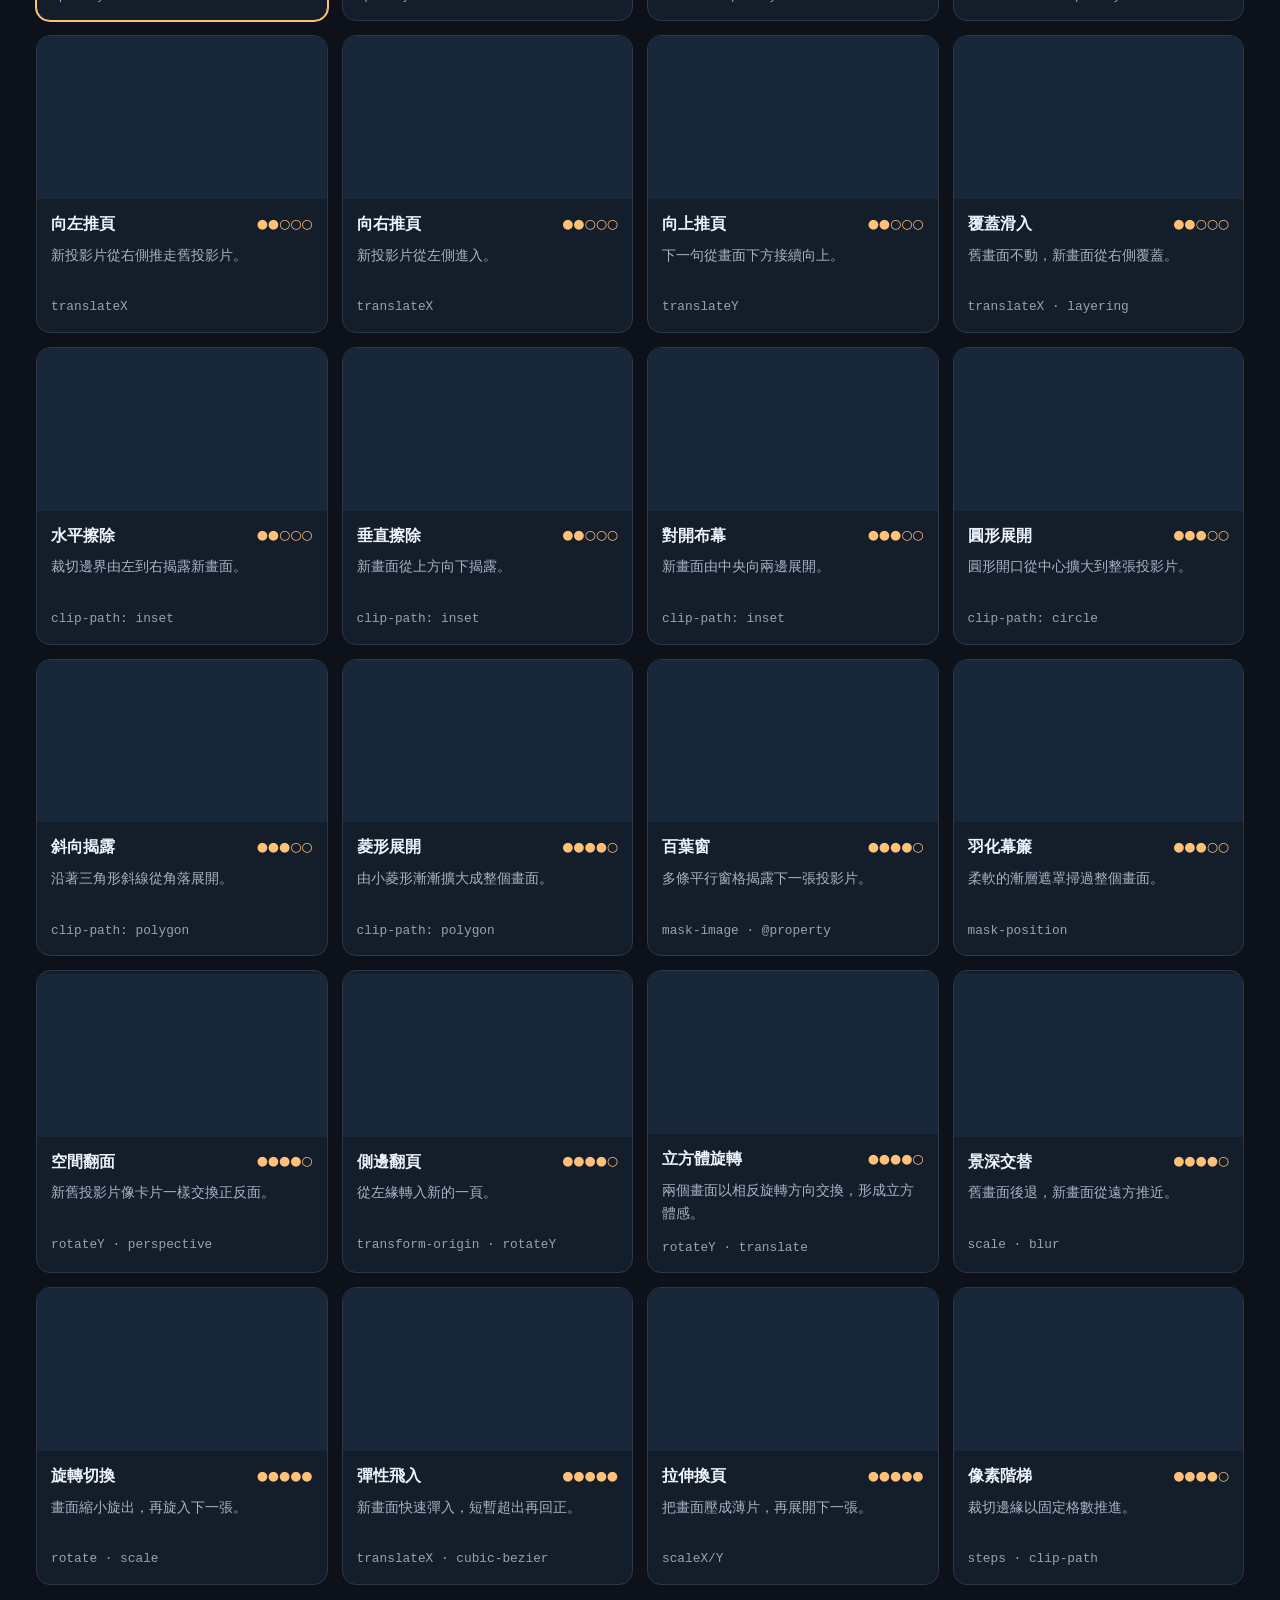
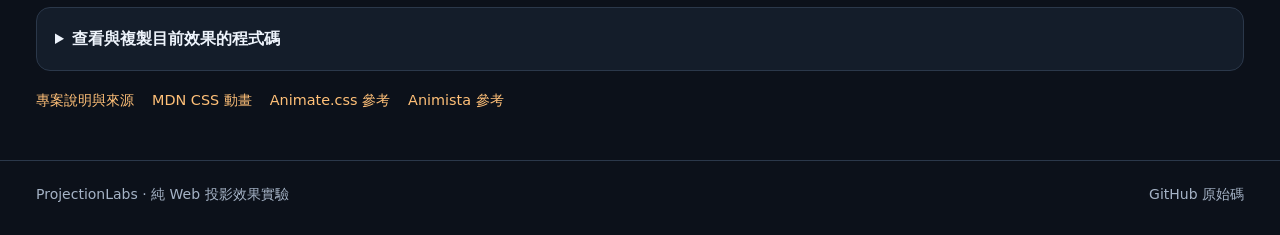
<file: transitions/index.html>
<!doctype html>
<html lang="zh-Hant"><head><meta charset="utf-8"><meta name="viewport" content="width=device-width,initial-scale=1"><title>投影片轉場實驗室 · ProjectionLabs</title><meta name="description" content="24 種純 CSS 投影片轉場，從交叉淡化、推頁、圓形揭露，到立體翻頁與彈性換頁。"><link rel="icon" type="image/svg+xml" href="../assets/favicon.svg"><link rel="stylesheet" href="../assets/lab.css?v=20261011-2"></head><body data-lab="transitions"><div id="app"></div><noscript><p>此實驗室需要啟用 JavaScript。<a href="../">回到實驗室入口</a></p></noscript><script type="module" src="../assets/lab.js?v=20261011-3"></script></body></html>
</file>
<file: assets/theme.css>
:root{color-scheme:dark;--bg:#0c111a;--panel:#141d2a;--input:#0d1622;--text:#edf3fb;--muted:#a5b3c6;--border:#2b384a;--accent:#76e4df;--duration:4s;--font-size:6cqw;--stagger:.065s;--easing:ease-in-out}*{box-sizing:border-box}html{scroll-behavior:smooth}body{margin:0;background:var(--bg);color:var(--text);font:400 16px/1.6 system-ui,-apple-system,'Segoe UI','Noto Sans TC',sans-serif}a{color:var(--accent);text-decoration:none}a:hover{text-decoration:underline}button,input,textarea,select{font:inherit}button{cursor:pointer;border:1px solid var(--border);background:var(--panel);color:var(--text);border-radius:9px;padding:9px 14px;min-height:42px}button:hover{background:#203046}button:disabled{cursor:default;opacity:.5}.primary{color:#0d2325;background:var(--accent);border-color:var(--accent);font-weight:650}.primary:hover{filter:brightness(1.08);background:var(--accent)}input[type=search],textarea,select{background:var(--input);color:var(--text);border:1px solid var(--border);border-radius:9px;padding:10px 12px;min-height:42px}input[type=range]{width:100%;accent-color:var(--accent)}:focus-visible{outline:3px solid var(--accent);outline-offset:4px}.container{max-width:1500px;margin:0 auto;padding:0 36px}.site-header{border-bottom:1px solid var(--border);background:#0c111ae8}.header-inner{display:flex;justify-content:space-between;align-items:center;gap:24px;padding-top:18px;padding-bottom:18px}.brand{display:flex;align-items:center;gap:12px;color:var(--text);font-weight:750;font-size:1.2rem;white-space:nowrap}.brand:hover{text-decoration:none}.brand-mark{display:grid;place-items:center;width:36px;height:36px;border-radius:10px;background:var(--accent);color:#10242b;font-size:1.2rem}.site-nav{display:flex;gap:8px;flex-wrap:wrap}.site-nav a{color:var(--muted);font-size:.925rem;padding:7px 13px;border-radius:8px}.site-nav a[aria-current=page]{background:var(--panel);color:var(--accent)}.site-nav a:hover{text-decoration:none;background:var(--panel);color:var(--text)}.page-title{margin-top:30px}.page-title .overline{font:600 .85rem/1.5 ui-monospace,monospace;color:var(--accent);letter-spacing:.13em;margin:0 0 8px}.page-title h1{font-size:clamp(1.8rem,3vw,2.6rem);letter-spacing:-.035em;line-height:1.35;margin:0}.page-title p{color:var(--muted);margin:10px 0 0;max-width:760px}.badge{border:1px solid var(--border);border-radius:999px;padding:3px 9px;font-size:.825rem;white-space:nowrap}.site-footer{border-top:1px solid var(--border);margin-top:48px;padding:22px 0 30px;color:var(--muted);font-size:.875rem}.footer-inner{display:flex;justify-content:space-between;gap:20px;flex-wrap:wrap}.footer-inner a{color:var(--muted)}.visually-hidden{position:absolute;width:1px;height:1px;overflow:hidden;clip-path:inset(50%);white-space:nowrap}.error-box{padding:24px;border:1px solid #b57751;border-radius:12px;color:#ffd0a4}
@media(max-width:800px){.container{padding:0 20px}.header-inner{flex-direction:column;align-items:start;gap:12px}.site-nav{gap:4px}.site-nav a{padding:6px 10px}.page-title{margin-top:24px}}
@media(max-width:420px){.container{padding:0 14px}.site-nav a{font-size:.875rem;padding:6px 8px}}
@media(prefers-reduced-motion:reduce){html{scroll-behavior:auto}*,*::before,*::after{transition:none!important}}
</file>
<file: assets/home.css>
.home-intro{display:flex;justify-content:space-between;align-items:end;gap:30px;padding:48px 0 32px}.overline{font:600 .85rem/1.5 ui-monospace,monospace;letter-spacing:.1em;color:var(--accent);margin:0 0 15px}.home-intro h1{font-size:clamp(2rem,4.2vw,3.6rem);line-height:1.25;letter-spacing:-.04em;margin:0}.intro-text{color:var(--muted);margin:18px 0 0;line-height:1.8}.collection-count{text-align:right;display:flex;flex-direction:column;padding-bottom:8px}.collection-count strong{font-size:4.8rem;line-height:1.1;color:var(--accent);font-weight:600;letter-spacing:-.06em}.collection-count span{color:var(--muted);font-size:.925rem}.lab-cards{display:grid;grid-template-columns:repeat(3,minmax(0,1fr));gap:20px}.lab-link{color:var(--text);background:var(--panel);border:1px solid var(--border);border-radius:18px;overflow:hidden;display:flex;flex-direction:column;transition:transform .18s,border-color .18s}.lab-link:hover{text-decoration:none;transform:translateY(-4px);border-color:var(--card-accent)}.lab-preview{aspect-ratio:16/10;overflow:hidden;position:relative;border-bottom:1px solid var(--border);--accent:var(--card-accent);background:#0e1825;display:grid;place-items:center}.fallback{font-size:1.5rem;font-weight:700;color:var(--card-accent);padding:20px;text-align:center}.lab-card-body{padding:22px;display:flex;flex-direction:column;flex:1}.lab-card-top{display:flex;justify-content:space-between;gap:10px;align-items:center}.lab-code{font:500 .8rem/1.5 ui-monospace,monospace;color:var(--card-accent);letter-spacing:.06em}.lab-card-body h2{font-size:1.6rem;line-height:1.4;margin:18px 0 12px}.lab-card-body p{color:var(--muted);font-size:1rem;line-height:1.85;margin:0 0 24px}.enter{margin-top:auto;color:var(--card-accent);font-size:.925rem;font-weight:600;padding-top:14px;border-top:1px solid var(--border)}.home-notes{display:grid;grid-template-columns:1fr 1fr;gap:36px;margin-top:30px;color:var(--muted);font-size:.95rem;line-height:1.85}.home-notes p{margin:0}.home-notes strong{display:block;color:var(--text);margin-bottom:7px;font-size:1rem}
.section-heading{display:flex;align-items:baseline;justify-content:space-between;gap:14px;flex-wrap:wrap;font-size:1.2rem;margin:26px 0 16px}.section-heading span{font-size:.925rem;color:var(--muted);font-weight:400}.lab-cards.imported{grid-template-columns:repeat(4,minmax(0,1fr))}.imported .lab-card-body{padding:18px}.imported .lab-card-top{flex-direction:column;align-items:start}.imported .lab-card-body h2{font-size:1.35rem}
@media(max-width:1100px){.lab-cards.imported{grid-template-columns:repeat(2,minmax(0,1fr))}}
@media(max-width:1000px){.lab-cards{gap:14px}.lab-card-body{padding:18px}.lab-card-top{align-items:start;flex-direction:column}.lab-card-body h2{font-size:1.4rem}}
@media(max-width:700px){.home-intro{padding-top:30px;align-items:start}.collection-count strong{font-size:3rem}.collection-count span{max-width:100px}.lab-cards,.lab-cards.imported{grid-template-columns:1fr}.lab-preview{aspect-ratio:16/8}.lab-card-top{flex-direction:row}.home-notes{grid-template-columns:1fr;gap:20px}}
@media(max-width:420px){.home-intro{flex-direction:column;gap:20px}.collection-count{flex-direction:row;gap:14px;align-items:center;text-align:left}.collection-count span{max-width:none}.home-intro h1{font-size:2rem}.lab-preview{aspect-ratio:16/9}}
</file>
<file: assets/lab.css>
@import url('./theme.css');
.lab-layout{display:grid;grid-template-columns:minmax(0,1fr) 320px;gap:20px;align-items:start;margin-top:28px}.workbench{min-width:0}.stage{aspect-ratio:16/9;position:relative;border-radius:18px;overflow:hidden;border:1px solid var(--border);box-shadow:0 18px 70px #0004;background:#0e1825}.stage:fullscreen{width:100vw;height:100vh;aspect-ratio:auto;border:0;border-radius:0;display:grid;place-items:center;background:#05080d}.stage:fullscreen .scene{width:100%;height:100%;max-height:100vh}.stage:fullscreen .scene .words{font-size:clamp(1rem,var(--font-size,6cqw),8cqw)}.fullscreen-exit{display:none;position:absolute;right:20px;top:20px;z-index:10;background:#111a27cc;color:white;border:1px solid #667;padding:10px 15px;border-radius:10px}.stage:fullscreen .fullscreen-exit{display:block}.stage-top{display:flex;justify-content:space-between;gap:14px;align-items:center;margin-bottom:12px}.stage-top h2{margin:0;font-size:1.35rem}.stage-info{display:flex;gap:8px;align-items:center}.stage-info .badge{color:var(--accent)}.stage-caption{display:flex;justify-content:space-between;align-items:center;gap:12px;margin:14px 0}.stage-caption p{margin:0;color:var(--muted);font-size:.925rem}.stage-tools{display:flex;flex-wrap:wrap;gap:8px}.icon-btn{min-width:44px;padding:9px 12px;font-size:1rem}.settings{background:var(--panel);border:1px solid var(--border);border-radius:16px;padding:20px}.settings h2{font-size:1rem;margin:0 0 16px}.field{display:block;margin-top:17px}.field:first-of-type{margin-top:0}.field-label{display:flex;align-items:center;justify-content:space-between;gap:8px;margin-bottom:8px;font-size:.9rem;color:#d4dde9}.field-label output{color:var(--accent);font-variant-numeric:tabular-nums}.settings textarea{resize:vertical;min-height:120px;width:100%;line-height:1.65}.settings .hint{font-size:.875rem;margin:8px 0 0;color:var(--muted)}.color-row{display:flex;align-items:center;gap:10px}.color-row input[type=color]{width:44px;height:36px;padding:2px;border-radius:8px;background:var(--input);border:1px solid var(--border);cursor:pointer}.swatch{width:28px;height:28px;padding:0;border-radius:50%;border:2px solid #fff3;min-height:28px}.toggle-row{display:flex;gap:10px;align-items:center;font-size:.9rem;margin-top:18px}.toggle-row input{width:18px;height:18px;accent-color:var(--accent)}.settings-actions{display:flex;gap:8px;margin-top:20px;flex-wrap:wrap}.settings-actions button{flex:1;white-space:nowrap}.browser-note{color:#ffc078;font-size:.9rem;margin:8px 0}.browse{margin-top:32px}.browse-heading{display:flex;justify-content:space-between;align-items:baseline;gap:10px;margin-bottom:16px}.browse-heading h2{font-size:1.3rem;margin:0}.browse-heading p{color:var(--muted);margin:0;font-size:.9rem}.filter-row{display:flex;gap:12px;align-items:center;justify-content:space-between;flex-wrap:wrap;margin-bottom:20px}.categories{display:flex;gap:6px;flex-wrap:wrap}.category{border-radius:999px;padding:8px 14px;font-size:.9rem}.category[aria-pressed=true]{background:var(--accent);color:#102026;border-color:var(--accent)}.search{width:240px;max-width:100%}.effect-grid{display:grid;grid-template-columns:repeat(4,minmax(0,1fr));gap:14px}.effect-card{padding:0;text-align:left;overflow:hidden;border:1px solid var(--border);border-radius:14px;background:var(--panel);color:var(--text);cursor:pointer;transition:border-color .16s,transform .16s;min-width:0}.effect-card:hover{transform:translateY(-2px);border-color:#748093}.effect-card[aria-pressed=true]{border-color:var(--accent);box-shadow:0 0 0 1px var(--accent)}.mini-stage{aspect-ratio:16/9;overflow:hidden;position:relative;background:#0e1825}.card-body{padding:12px 14px 14px}.card-line{display:flex;align-items:center;justify-content:space-between;gap:8px}.card-line h3{font-size:1rem;margin:0}.intensity{font-size:.8rem;color:var(--accent);white-space:nowrap}.card-description{font-size:.875rem;color:var(--muted);line-height:1.65;min-height:2.9em;margin:7px 0 8px}.technique{font:400 .8rem/1.5 ui-monospace,monospace;color:#91a4b7;overflow-wrap:anywhere}.effect-card .scene{pointer-events:none}.empty{grid-column:1/-1;padding:40px;text-align:center;color:var(--muted);border:1px dashed var(--border);border-radius:14px}.export-panel{margin-top:22px;border:1px solid var(--border);border-radius:14px;background:var(--panel);padding:18px}.export-panel summary{cursor:pointer;font-size:1rem;font-weight:600}.export-panel p{color:var(--muted);font-size:.9rem;line-height:1.7}.export-panel pre{max-height:360px;overflow:auto;background:#080f19;padding:16px;border-radius:8px;font:400 .875rem/1.7 ui-monospace,monospace;white-space:pre-wrap;overflow-wrap:anywhere}.export-actions{display:flex;gap:8px;flex-wrap:wrap}.reference-links{display:flex;gap:18px;flex-wrap:wrap;margin-top:18px;font-size:.9rem}.shortcuts{font-size:.875rem;color:var(--muted);margin-top:14px;line-height:1.7}.paused .scene *,.paused .scene *::before,.paused .scene *::after{animation-play-state:paused!important}.scene.offscreen *,.scene.offscreen *::before,.scene.offscreen *::after{animation-play-state:paused!important}.toast{position:fixed;bottom:24px;left:50%;transform:translateX(-50%);background:#e4f9f5;color:#102b29;box-shadow:0 5px 30px #0005;border-radius:12px;padding:12px 20px;z-index:99;max-width:calc(100% - 32px);text-align:center}.gallery-static .mini-stage *,.gallery-static .mini-stage *::before,.gallery-static .mini-stage *::after{animation:none!important}.gallery-static .mini-stage .words,.gallery-static .mini-stage .char{opacity:1!important;transform:none!important;filter:none!important;clip-path:none!important;mask-image:none!important}.gallery-static .mini-stage .old{display:none}
.stage.is-expanded{position:fixed;inset:0;width:100vw;height:100dvh;aspect-ratio:auto;border:0;border-radius:0;z-index:100;background:#05080d}.stage.is-expanded .fullscreen-exit{display:block}body.projection-expanded{overflow:hidden}
@media(min-width:1500px){.effect-grid{grid-template-columns:repeat(5,minmax(0,1fr))}}
@media(max-width:1100px){.lab-layout{grid-template-columns:minmax(0,1fr) 280px}.effect-grid{grid-template-columns:repeat(3,minmax(0,1fr))}}
@media(max-width:800px){.lab-layout{grid-template-columns:1fr}.settings{display:grid;grid-template-columns:1fr 1fr;gap:0 20px}.settings h2,.settings .lyrics-field,.settings-actions,.settings .hint-wide{grid-column:1/-1}.field{margin-top:16px}.effect-grid{grid-template-columns:repeat(2,minmax(0,1fr))}.stage-caption{align-items:start;flex-direction:column}.stage-tools{width:100%}.search{width:100%}.filter-row{align-items:stretch}.stage-top{align-items:start}.stage-info{flex-wrap:wrap;justify-content:end}}
@media(max-width:420px){.effect-grid{gap:10px}.card-body{padding:10px}.card-description{display:none}.card-line{align-items:start;flex-direction:column;gap:4px}.settings{padding:16px;gap:0 12px}.stage-top h2{font-size:1.1rem}.stage-info .badge{font-size:.75rem}.category{padding:8px 11px}}
</file>
<file: composer/composer.css>
:root{color-scheme:dark;--bg:#0b101b;--surface:#121b2a;--line:#29364b;--muted:#a2afc2;--ink:#eef4ff;--accent:#7de4cd}*{box-sizing:border-box}body{margin:0;background:var(--bg);color:var(--ink);font:15px/1.65 "Segoe UI","Microsoft JhengHei",sans-serif}a{color:var(--accent);text-decoration:none}button,input,select,textarea{font:inherit}button,select{cursor:pointer}button{background:#1b273a;border:1px solid var(--line);border-radius:7px;color:var(--ink);padding:8px 13px;font-size:12px}button:hover{background:#293e51}button:focus-visible,input:focus-visible,select:focus-visible,textarea:focus-visible,a:focus-visible{outline:2px solid var(--accent);outline-offset:3px}select,textarea{width:100%;background:#0d1523;border:1px solid var(--line);color:var(--ink);border-radius:6px;padding:9px;font-size:13px}textarea{resize:vertical;min-height:92px;line-height:1.6}input[type=range]{width:100%;accent-color:var(--accent);margin:7px 0}input[type=checkbox]{accent-color:var(--accent)}input[type=color]{width:100%;height:33px;background:transparent;border:1px solid var(--line);border-radius:5px;padding:3px}header{max-width:1560px;margin:auto;padding:24px 36px;display:flex;justify-content:space-between;align-items:center;border-bottom:1px solid var(--line)}.brand{display:flex;gap:12px;color:var(--ink);font-size:18px;font-weight:650}.brand>span{font-size:36px;line-height:1.3;color:var(--accent)}.brand small{display:block;font-size:10px;color:var(--muted);letter-spacing:.17em}nav{display:flex;gap:25px;font-size:12px}nav a{color:var(--muted)}main{max-width:1560px;margin:auto;padding:0 36px}.intro{display:flex;justify-content:space-between;align-items:center;padding:35px 0}.eyebrow{font-size:10px;letter-spacing:.17em;color:var(--accent);margin:0 0 10px}h1{font-size:clamp(27px,3vw,40px);line-height:1.35;margin:0 0 12px;letter-spacing:-.04em}h1 span{color:var(--accent)}.intro p:not(.eyebrow){color:var(--muted);font-size:13px;margin:0}.intro-note{display:flex;gap:16px;align-items:center}.intro-note b{font-size:60px;font-weight:300;color:var(--accent)}.intro-note span{font-size:11px;color:var(--muted)}.workspace{display:grid;grid-template-columns:285px minmax(0,1fr);gap:28px;align-items:start}.controls{background:var(--surface);border:1px solid var(--line);border-radius:12px;padding:20px}.panel-title,.section-top{display:flex;justify-content:space-between;gap:12px;align-items:center}.panel-title .eyebrow{margin:0}.panel-title button{font-size:10px;padding:5px 8px;background:transparent}.small{font-size:11px;color:var(--muted)}.layer-control{border-top:1px solid #29364b88;padding-top:13px;margin-top:13px}.layer-control label{display:flex;justify-content:space-between;align-items:baseline;font-size:12px;margin-bottom:7px}.layer-control label small{font-size:9px;color:var(--muted)}.layer-control p{font-size:10px;line-height:1.6;color:var(--muted);margin:6px 0 0}.layer-control.is-inactive{opacity:.55}.layer-control select:disabled{cursor:not-allowed}.palette{display:grid;grid-template-columns:repeat(3,1fr);gap:10px;margin-top:20px}.palette label{font-size:10px;color:var(--muted)}.palette input{margin-top:5px}.slider-label{display:block;font-size:11px;margin:15px 0 0}output{float:right;color:var(--accent);font-size:11px;font-variant-numeric:tabular-nums}.viewer-column{min-width:0}.section-top{margin-bottom:13px}.section-top .eyebrow{margin-bottom:0}.section-top>span{color:var(--muted);font-size:10px}.player-note{font-size:10px;color:var(--muted);margin:9px 3px 18px}.panel{padding:22px;background:#101927;border:1px solid var(--line);border-radius:10px;margin-top:17px}h2{font-size:20px;line-height:1.4;margin:0}.badge{color:var(--muted);font-size:9px;letter-spacing:.15em}.mode-options{display:grid;grid-template-columns:repeat(4,1fr);gap:7px;margin-top:16px}.mode-options button{text-align:left;background:#111e30;padding:10px}.mode-options button b{display:block;font-size:12px;font-weight:500}.mode-options button small{display:block;font-size:9px;color:var(--muted);margin-top:4px}.mode-options button[aria-pressed=true]{border-color:var(--accent);background:#16322e;color:var(--accent)}.mode-note{font-size:11px;color:#b8c7dc;background:#0b1320;border-left:2px solid #467668;padding:10px 12px;margin:13px 0}.timing{display:grid;grid-template-columns:repeat(3,1fr);gap:20px}.timing label{font-size:11px}.phase-track{display:grid;grid-template-columns:1fr 2fr 1fr;gap:5px;margin:10px 0;font-size:10px;color:var(--muted)}.phase-track span{padding:7px;background:#172437;border-radius:4px;text-align:center}.phase-track span.active{background:#20483e;color:#b9ffdf}.options-row{display:flex;flex-wrap:wrap;gap:18px;align-items:center;font-size:11px;margin-top:10px}.options-row label{display:flex;align-items:center;gap:5px}.options-row select{width:75px;font-size:11px;padding:5px}.page-editors{display:grid;grid-template-columns:.8fr 1fr 1fr;gap:18px;margin-top:16px}.page-editors label{font-size:11px}.page-editors textarea{display:block;margin-top:9px;font-size:12px}.page-number{font-size:10px;color:var(--accent);letter-spacing:.1em;margin-right:6px}.page-one h3{font-size:13px;font-weight:500;margin:6px 0}.page-one p{font-size:11px;color:var(--muted);margin:0}.presets-section{margin-top:40px}.presets-section h2{margin-top:7px;font-size:26px}.presets{display:grid;grid-template-columns:repeat(5,minmax(0,1fr));gap:12px;margin-top:21px}.preset{padding:0;overflow:hidden;text-align:left;background:#121b2a;border-radius:9px}.preset:hover{border-color:var(--accent)}.preset-art{height:108px;display:flex;align-items:center;justify-content:center;background:radial-gradient(ellipse at 15% 80%,#315e70,transparent 80%),#15162b;color:#dceff8;overflow:hidden;position:relative}.preset-art span{font-size:29px;font-weight:300;letter-spacing:.15em;z-index:1}.preset-art::before{content:'';position:absolute;inset:-25%;background:linear-gradient(140deg,transparent,#a98ae755,transparent);transform:rotate(15deg)}.preset:nth-child(3n) .preset-art{background:radial-gradient(circle,#080e1b 20%,#a38a7966 21%,#a38a7933 30%,#0e1225 50%)}.preset:nth-child(4n) .preset-art{background:repeating-conic-gradient(#335c6244 0 30deg,#82709055 30deg 60deg),#0c1724}.preset:nth-child(5n) .preset-art{background:linear-gradient(#47315c88,transparent),repeating-linear-gradient(0deg,transparent 0 19px,#60849455 20px 21px),#101c28}.preset-info{padding:12px}.preset-info b{display:block;font-size:13px;font-weight:500}.preset-info small{font-size:10px;color:var(--muted);display:block;margin-top:3px}.export-section{display:grid;grid-template-columns:1.1fr 1fr;gap:35px;margin-top:35px}.export-section h2{margin:6px 0}.export-section p{font-size:12px;color:var(--muted)}.export-actions{display:flex;gap:8px;flex-wrap:wrap;margin-top:16px}.primary{background:var(--accent);border-color:var(--accent);color:#092d26;font-weight:600}.primary:hover{background:#b0ffe9}.layer-notes{border-left:1px solid var(--line);padding-left:30px}.layer-notes h3{font-size:14px;margin:0 0 10px;font-weight:500}footer{display:flex;justify-content:space-between;gap:20px;font-size:10px;color:var(--muted);padding:25px 0;border-top:1px solid var(--line);margin-top:30px}button:disabled{opacity:.5;cursor:default}@media(max-width:1100px){header{padding:20px}main{padding:0 20px}.workspace{grid-template-columns:250px minmax(0,1fr);gap:20px}.controls{padding:15px}.mode-options{grid-template-columns:1fr 1fr}.page-editors{grid-template-columns:1fr 1fr}.page-one{grid-column:1/-1}.page-one p{display:inline}.presets{grid-template-columns:repeat(3,1fr)}.intro-note{display:none}.panel{padding:17px}}@media(max-width:760px){header{align-items:start}.brand{font-size:14px}.brand small{font-size:8px}nav{gap:8px;flex-direction:column;text-align:right;font-size:10px}.intro{padding:25px 0}.intro h1 span{display:block}.workspace{display:flex;flex-direction:column}.viewer-column{order:-1;width:100%}.controls{width:100%}#layerControls{display:grid;grid-template-columns:1fr 1fr;gap:0 16px}.timing{gap:12px}.options-row{gap:12px}.presets{grid-template-columns:repeat(2,minmax(0,1fr))}.presets-section h2{font-size:21px}.export-section{grid-template-columns:1fr;gap:16px}.layer-notes{border:0;border-top:1px solid var(--line);padding:20px 0 0}.phase-track{font-size:8px}.page-editors{gap:12px}.section-top>span{font-size:9px}.intro p:not(.eyebrow){font-size:12px}.mode-options button{min-height:64px}.panel-title h2{font-size:17px}footer{font-size:9px}}@media(prefers-reduced-motion:reduce){*{scroll-behavior:auto!important}}
</file>
<file: composer/player.css>
.mp-host{--accent:#7de4cd;--secondary:#ab83ff;--ink:#fff;background:#050912;border:1px solid #34435a;border-radius:14px;overflow:hidden;position:relative;width:100%;color:#edf5ff;font-family:"Segoe UI","Microsoft JhengHei",sans-serif;isolation:isolate}.mp-fit{width:100%;display:grid;place-items:center;background:#03060c}.mp{width:100%;aspect-ratio:16/9;position:relative;overflow:hidden;isolation:isolate;container-type:size;background:#080e1b}.mp-host[data-orientation=portrait] .mp{aspect-ratio:9/16;width:min(100%,340px)}.mp-host[data-orientation=square] .mp{aspect-ratio:1;width:min(100%,600px)}.mp-bg,.mp-veil{position:absolute;inset:0;overflow:hidden;pointer-events:none}.mp-bg{z-index:0;isolation:isolate;background:#080e1b}.mp-bg::before,.mp-bg::after{content:'';position:absolute;pointer-events:none}.mp-veil{background:#020712;opacity:var(--dim,.45);z-index:1}.mp-bg i{position:absolute;display:block;pointer-events:none}.mp .mp-slide{position:absolute;left:50%;top:44%;width:82%;z-index:2;text-align:center;transform:translate(-50%,-50%);transform-origin:center;will-change:transform,opacity;pointer-events:none}.mp-enter,.mp-exit,.mp-idle,.mp-glow,.mp-decor{position:relative}.mp-text{font-size:clamp(15px,calc(4.4cqw * var(--font-scale,1)),64px);font-weight:650;line-height:1.65;letter-spacing:.02em;color:var(--ink);overflow-wrap:anywhere}.mp-line{display:block}.mp-char{display:inline-block;white-space:pre}.mp-ink{white-space:pre-wrap}.mp-summary{font-size:clamp(12px,2.2cqw,25px);font-weight:500;line-height:1.6}.mp-summary h2{font-size:clamp(18px,4cqw,44px);line-height:1.35;margin:0 0 .4em;font-weight:600}.mp-summary p{font-size:.65em;letter-spacing:.12em;opacity:.7;margin:0 0 1em}.mp-summary-list{display:grid;grid-template-columns:1fr 1fr;gap:.32em 1.3em;max-width:640px;margin:auto}.mp-summary-list>div{display:flex;gap:.7em;justify-content:center}.mp-summary-list small{font-size:.65em;opacity:.55;white-space:nowrap;align-self:center}.mp-summary-list b{font-weight:500;font-size:.78em}.mp-summary-mode{font-size:.68em;opacity:.7;margin-top:1em}.mp-top{position:absolute;top:5%;left:5%;right:5%;z-index:5;display:flex;justify-content:space-between;color:#ffffffb0;text-shadow:0 1px 5px #000;font-size:clamp(9px,1.2cqw,13px);letter-spacing:.12em;pointer-events:none}.mp-page-tag{position:absolute;bottom:6%;left:5%;z-index:5;font-size:clamp(10px,1.2cqw,14px);color:#ffffffaa;text-shadow:0 1px 5px #000;pointer-events:none}.mp-controls{display:flex;gap:6px;align-items:center;justify-content:center;flex-wrap:wrap;padding:10px max(10px,env(safe-area-inset-right)) calc(10px + env(safe-area-inset-bottom)) max(10px,env(safe-area-inset-left));background:#0e1725;border-top:1px solid #29364b}.mp-controls button,.mp-controls select{font:12px/1.3 "Segoe UI","Microsoft JhengHei",sans-serif;background:#1a293c;border:1px solid #34445b;color:#eef6ff;border-radius:7px;min-height:42px;padding:9px 12px;cursor:pointer}.mp-controls button:hover{background:#2c4058}.mp-controls button[data-action=play]{color:#0a2d26;background:var(--accent);border-color:var(--accent);min-width:80px}.mp-controls button:focus-visible,.mp-controls select:focus-visible{outline:2px solid var(--accent);outline-offset:2px}.mp-readout{min-width:95px;text-align:center;font-size:11px;color:#b0c3d9}.mp-controls select{width:auto;max-width:125px}.mp-help{position:absolute;right:5%;bottom:6%;z-index:5;font-size:clamp(9px,1.1cqw,12px);color:#ffffff88;text-shadow:0 1px 4px #000}.mp-host:fullscreen,.mp-host.mp-expanded{border:0;border-radius:0;width:100vw;height:100dvh;display:flex;flex-direction:column;background:#03060c}.mp-host.mp-expanded{position:fixed;inset:0;z-index:9999}.mp-host:fullscreen .mp-fit,.mp-host.mp-expanded .mp-fit{flex:1;min-height:0;container-type:size}.mp-host:fullscreen .mp,.mp-host.mp-expanded .mp{width:min(100cqw,calc(100cqh * 16 / 9));height:auto;max-width:none;max-height:100%;flex:none}.mp-host:fullscreen[data-orientation=portrait] .mp,.mp-host.mp-expanded[data-orientation=portrait] .mp{width:min(100cqw,calc(100cqh * 9 / 16));aspect-ratio:9/16}.mp-host:fullscreen[data-orientation=square] .mp,.mp-host.mp-expanded[data-orientation=square] .mp{width:min(100cqw,100cqh);aspect-ratio:1}.mp-host:fullscreen .mp-controls,.mp-host.mp-expanded .mp-controls{flex:none}.mp-host[data-orientation=portrait] .mp-text{font-size:clamp(17px,calc(6cqw * var(--font-scale,1)),42px);line-height:1.8}.mp-host[data-orientation=portrait] .mp-summary{font-size:clamp(12px,4.2cqw,20px)}.mp-host[data-orientation=portrait] .mp-summary h2{font-size:6cqw}.mp-host[data-orientation=portrait] .mp-summary-list{grid-template-columns:1fr;gap:.2em}.mp-host[data-orientation=portrait] .mp-summary-list>div{justify-content:space-between}.mp-host[data-orientation=portrait] .mp-summary p{font-size:.65em}.mp-host[data-orientation=portrait] .mp-summary-mode{font-size:.65em}.mp-host[data-orientation=portrait] .mp-help{display:none}.mp-host[data-orientation=portrait] .mp-top{font-size:9px}.mp-host[data-orientation=portrait] .mp-page-tag{font-size:10px}
/* CSS background layer: all animations are sampled by the shared playback clock. */
.mp-bg[data-bg=aurora]{background:radial-gradient(ellipse at 18% 65%,#276f78,transparent 60%),radial-gradient(ellipse at 85% 25%,#6c4f95,transparent 65%),#071126;background-size:160% 160%;animation:bg-flow 20s ease-in-out infinite alternate}.mp-bg[data-bg=nebula]{background:radial-gradient(ellipse at 15% 25%,#434577,transparent 60%),radial-gradient(ellipse at 85% 70%,#1b5a67,transparent 55%),#03091c}.mp-bg[data-bg=nebula]::before{inset:-25%;background:conic-gradient(from 40deg,transparent,#64459d88,transparent,#2a939966,transparent);filter:blur(28px);animation:bg-spin 65s linear infinite}.mp-bg[data-bg=nebula] i{left:var(--x);top:var(--y);width:var(--s);height:var(--s);border-radius:50%;background:#b9e1f5;box-shadow:0 0 6px #89e2fa;animation:bg-twinkle calc(3s + var(--i)*.3s) ease-in-out infinite alternate}.mp-bg[data-bg=ocean]{background:linear-gradient(#092c3c,#04141e)}.mp-bg[data-bg=ocean]::before,.mp-bg[data-bg=ocean]::after{inset:-50%;background:repeating-radial-gradient(ellipse at 30% 40%,transparent 0 27px,#5bd8ce33 30px 33px,transparent 37px 65px);filter:blur(4px);transform:scaleY(.5) rotate(-15deg);animation:bg-water 16s ease-in-out infinite alternate}.mp-bg[data-bg=ocean]::after{transform:scaleY(.7) rotate(25deg);mix-blend-mode:screen;animation-direction:alternate-reverse}.mp-bg[data-bg=prism]::before{inset:-80%;background:repeating-conic-gradient(from 15deg,#113b53 0 30deg,#4d3165 30deg 60deg,#385768 60deg 90deg);animation:bg-spin 85s linear infinite}.mp-bg[data-bg=prism]::after{inset:0;background:radial-gradient(ellipse,#0008,transparent);backdrop-filter:blur(3px)}.mp-bg[data-bg=grid]{background:linear-gradient(#090e26 30%,#342448 60%,#081225)}.mp-bg[data-bg=grid]::before{inset:30% -50% -60%;background:linear-gradient(#7de4cd44 1px,transparent 1px),linear-gradient(90deg,#7de4cd44 1px,transparent 1px);background-size:60px 60px;transform:perspective(250px) rotateX(48deg);animation:bg-grid 10s linear infinite}.mp-bg[data-bg=grid]::after{inset:20% 20% 45%;background:radial-gradient(ellipse,#ab83ff88,transparent 65%);filter:blur(10px)}.mp-bg[data-bg=tunnel] i{left:50%;top:50%;width:calc(10% + var(--i)*5%);height:calc(10% + var(--i)*5%);border:1px solid var(--accent);border-radius:16%;opacity:calc(.7 - var(--i)*.025);transform:translate(-50%,-50%) rotate(calc(var(--i)*5deg));animation:bg-tunnel 18s ease-in-out infinite alternate;animation-delay:calc(var(--i)*-.6s)}.mp-bg[data-bg=eclipse]{background:radial-gradient(ellipse at 50% 60%,#3c254d,#090b1c 70%)}.mp-bg[data-bg=eclipse]::before{width:50%;aspect-ratio:1;left:25%;top:50%;transform:translateY(-50%);border-radius:50%;background:conic-gradient(var(--accent),var(--secondary),#f6b783,var(--accent));filter:blur(20px);animation:bg-corona 12s ease-in-out infinite alternate}.mp-bg[data-bg=eclipse]::after{width:47%;aspect-ratio:1;left:26.5%;top:50%;transform:translateY(-50%);background:#070c19;border-radius:50%;box-shadow:inset 2px 0 15px #fff2}.mp-bg[data-bg=bloom] i{left:50%;top:50%;width:42%;height:40%;transform-origin:0 0;background:linear-gradient(140deg,#78dbbc33,#a883dd55,transparent);border:1px solid #b6a6ff25;border-radius:10% 90% 20% 90%;transform:rotate(calc(var(--i)*20deg));animation:bg-petal 20s ease-in-out infinite alternate}.mp-bg[data-bg=portal] i{left:50%;top:50%;width:calc(8% + var(--i)*5%);height:calc(12% + var(--i)*5%);border:2px solid #a58ee833;border-left-color:var(--accent);border-radius:50%;transform:translate(-50%,-50%) rotate(calc(var(--i)*14deg));animation:bg-portal 22s ease-in-out infinite alternate;animation-delay:calc(var(--i)*-.3s)}.mp-bg[data-bg=topography]::before,.mp-bg[data-bg=topography]::after{inset:-30%;background:repeating-radial-gradient(ellipse at 40% 60%,transparent 0 20px,#95c3de44 21px 22px,transparent 23px 35px);animation:bg-map 25s ease-in-out infinite alternate}.mp-bg[data-bg=topography]::after{transform:rotate(40deg);opacity:.4;animation-direction:alternate-reverse}.mp-bg[data-bg=ribbons] i{left:-25%;top:calc(var(--i)*9% - 30%);width:150%;height:12%;background:linear-gradient(90deg,transparent,#7de4cd33,#a883dd66,transparent);border-top:1px solid #b9baff44;transform:rotate(-25deg);animation:bg-ribbon 14s ease-in-out infinite alternate;animation-delay:calc(var(--i)*-.8s)}.mp-bg[data-bg=fireflies]{background:radial-gradient(ellipse at bottom,#173d36,#060f16 70%)}.mp-bg[data-bg=fireflies] i{left:var(--x);top:var(--y);height:var(--s);width:var(--s);border-radius:50%;background:#d0fba0;box-shadow:0 0 12px 3px #a3f57e55;animation:bg-fly calc(9s + var(--i)*.5s) ease-in-out infinite alternate}.mp-bg[data-bg=rain]{background:linear-gradient(120deg,#080e20,#211938,#08222c)}.mp-bg[data-bg=rain] i{left:var(--x);top:-35%;height:28%;width:1px;background:linear-gradient(transparent,var(--accent),transparent);opacity:.65;animation:bg-rain calc(4s + var(--i)*.2s) linear infinite;animation-delay:calc(var(--i)*-.9s)}.mp-bg[data-bg=bokeh] i{left:var(--x);top:var(--y);width:calc(20px + var(--i)*6px);aspect-ratio:1;border-radius:50%;background:var(--accent);opacity:.13;filter:blur(5px);animation:bg-fly 22s ease-in-out infinite alternate;animation-delay:calc(var(--i)*-1s)}.mp-bg[data-bg=bokeh] i:nth-child(2n){background:var(--secondary)}.mp-bg[data-bg=silk]{background:repeating-linear-gradient(120deg,#11172b,#40676c 18%,#927caf 30%,#263c51 45%,#11172b 55%);background-size:350% 200%;animation:bg-flow 18s ease-in-out infinite alternate}.mp-bg[data-bg=horizon]{background:linear-gradient(#121b35,#61475e 55%,#273852 57%,#0a1627)}.mp-bg[data-bg=horizon]::before{width:22%;aspect-ratio:1;left:18%;top:18%;border-radius:50%;background:linear-gradient(#e7bea2,#bc7a8d);box-shadow:0 0 60px #e7bea255;animation:bg-float 25s ease-in-out infinite alternate}.mp-bg[data-bg=horizon]::after{width:14%;aspect-ratio:1;right:15%;top:32%;border-radius:50%;background:var(--secondary);box-shadow:0 0 50px #ab83ff55;animation:bg-float 18s ease-in-out infinite alternate-reverse}.mp-bg[data-bg=orrery] i{left:50%;top:50%;width:calc(30% + var(--i)*4%);height:calc(20% + var(--i)*3%);border:1px solid #7de4cd55;border-radius:50%;transform:translate(-50%,-50%) rotate(calc(var(--i)*15deg));animation:bg-orbit 35s linear infinite}.mp-bg[data-bg=orrery] i::after{content:'';position:absolute;left:48%;top:-3px;width:5px;height:5px;background:var(--accent);border-radius:50%;box-shadow:0 0 8px var(--accent)}.mp-bg[data-bg=paper]{background:radial-gradient(ellipse at 0 0,#c6dce099,transparent 65%),radial-gradient(ellipse at 100% 100%,#d3c5de99,transparent 60%),#ece8df;background-size:150% 150%;animation:bg-flow 30s ease-in-out infinite alternate}
@keyframes bg-flow{to{background-position:100% 100%}}@keyframes bg-spin{to{transform:rotate(360deg)}}@keyframes bg-twinkle{from{opacity:.2}to{opacity:.9;transform:translateY(-8px)}}@keyframes bg-water{to{background-position:90px 60px;filter:blur(7px)}}@keyframes bg-grid{to{background-position:0 60px}}@keyframes bg-tunnel{to{transform:translate(-50%,-50%) rotate(calc(var(--i)*5deg + 30deg)) scale(1.15)}}@keyframes bg-corona{to{filter:blur(30px) hue-rotate(45deg);transform:translateY(-50%) scale(1.08)}}@keyframes bg-petal{to{transform:rotate(calc(var(--i)*20deg + 22deg)) scale(.82)}}@keyframes bg-portal{to{transform:translate(-45%,-55%) rotate(calc(var(--i)*14deg + 40deg)) scale(.9)}}@keyframes bg-map{to{background-position:50px 40px;transform:rotate(15deg) scale(1.1)}}@keyframes bg-ribbon{to{transform:translateY(20px) rotate(-15deg)}}@keyframes bg-fly{to{transform:translate(25px,-45px);opacity:.55}}@keyframes bg-rain{to{transform:translateY(150cqh)}}@keyframes bg-float{to{transform:translateY(25px)}}@keyframes bg-orbit{to{transform:translate(-50%,-50%) rotate(calc(var(--i)*15deg + 360deg))}}
/* Independent text paint, subtle hold, glow and decoration layers. */
.mp [data-ink=accent] .mp-ink{color:var(--accent)}.mp [data-ink=gradient] .mp-ink,.mp [data-ink=gold] .mp-ink,.mp [data-ink=holo] .mp-ink,.mp [data-ink=pearl] .mp-ink,.mp [data-ink=sunset] .mp-ink{color:transparent;background:linear-gradient(110deg,var(--accent),var(--secondary),#f1d8ff,var(--accent));background-size:250% 100%;background-clip:text;-webkit-background-clip:text;animation:ink-flow 12s ease-in-out infinite alternate}.mp [data-ink=gold] .mp-ink{background-image:linear-gradient(110deg,#cba568,#fff4d5,#dbb980,#fff9e8,#cba568)}.mp [data-ink=holo] .mp-ink{background-image:repeating-linear-gradient(125deg,#b4f7e7,#dbc2ff 20%,#ffcee9 35%,#d3ffff 50%)}.mp [data-ink=pearl] .mp-ink{background-image:linear-gradient(110deg,#fff,#b6daf5,#fff,#e7d7f8,#fff)}.mp [data-ink=sunset] .mp-ink{background-image:linear-gradient(110deg,#ffdcb1,#ffa3aa,#c3a2f0,#ffdcb1)}.mp [data-ink=outline] .mp-ink{color:transparent;-webkit-text-stroke:1px var(--ink)}.mp [data-ink=duotone] .mp-ink{animation:ink-duo 12s ease-in-out infinite alternate}.mp [data-idle=float]{animation:idle-float 9s ease-in-out infinite alternate}.mp [data-idle=sway]{animation:idle-sway 12s ease-in-out infinite alternate}.mp [data-idle=breathe]{animation:idle-breathe 10s ease-in-out infinite alternate}.mp [data-idle=drift]{animation:idle-drift 13s ease-in-out infinite alternate}.mp [data-idle=wave] .mp-char{animation:idle-wave 9s ease-in-out infinite alternate;animation-delay:calc(var(--i)*-.15s)}.mp [data-idle=depth]{animation:idle-depth 12s ease-in-out infinite alternate}.mp [data-idle=orbit]{animation:idle-orbit 16s linear infinite}.mp [data-glow=soft]{filter:drop-shadow(0 2px 4px #0008)}.mp [data-glow=breathe]{animation:glow-breathe 8s ease-in-out infinite alternate}.mp [data-glow=neon]{filter:drop-shadow(0 0 3px var(--accent)) drop-shadow(0 0 10px var(--accent))}.mp [data-glow=halo]{filter:drop-shadow(0 0 2px #fff8) drop-shadow(0 0 13px var(--accent))}.mp [data-glow=chromatic]{filter:drop-shadow(-2px 0 #e485bb88) drop-shadow(2px 0 #70ddf888)}.mp [data-glow=extrude]{filter:drop-shadow(1px 1px #455f6b) drop-shadow(1px 1px #455f6b) drop-shadow(1px 1px #455f6b)}.mp [data-glow=ember]{animation:glow-ember 11s ease-in-out infinite alternate}.mp-decor{padding:.4em .6em}.mp-decor::before,.mp-decor::after{position:absolute;content:'';pointer-events:none}.mp [data-decoration=underline]::after{left:15%;right:15%;bottom:0;height:2px;background:linear-gradient(90deg,transparent,var(--accent),var(--secondary),transparent);background-size:200%;animation:ink-flow 9s ease-in-out infinite alternate}.mp [data-decoration=brackets]::before,.mp [data-decoration=brackets]::after{width:10px;top:15%;bottom:15%;border:1px solid var(--accent);animation:idle-drift 10s ease-in-out infinite alternate}.mp [data-decoration=brackets]::before{left:0;border-right:0}.mp [data-decoration=brackets]::after{right:0;border-left:0}.mp [data-decoration=frame]{border:1px solid transparent;border-radius:12px;background:linear-gradient(#0e1629bb,#0e1629bb) padding-box,linear-gradient(110deg,var(--accent),var(--secondary),var(--accent)) border-box;background-size:200%;animation:ink-flow 12s ease-in-out infinite alternate}.mp [data-decoration=orbit]::before{inset:-20% -5%;border:1px solid #7de4cd55;border-top:2px solid var(--accent);border-radius:50%;transform:rotate(-12deg);animation:decor-orbit 30s linear infinite}.mp [data-decoration=glass]{background:#ffffff0c;border:1px solid #ffffff30;border-radius:14px;backdrop-filter:blur(14px)}.mp [data-decoration=corners]{background:linear-gradient(var(--accent),var(--accent)) left top/18px 1px no-repeat,linear-gradient(var(--accent),var(--accent)) left top/1px 18px no-repeat,linear-gradient(var(--accent),var(--accent)) right top/18px 1px no-repeat,linear-gradient(var(--accent),var(--accent)) right top/1px 18px no-repeat,linear-gradient(var(--accent),var(--accent)) left bottom/18px 1px no-repeat,linear-gradient(var(--accent),var(--accent)) left bottom/1px 18px no-repeat,linear-gradient(var(--accent),var(--accent)) right bottom/18px 1px no-repeat,linear-gradient(var(--accent),var(--accent)) right bottom/1px 18px no-repeat}.mp [data-decoration=spark]::before,.mp [data-decoration=spark]::after{content:'✧';font-size:1.3em;color:var(--accent);top:30%;animation:decor-orbit 25s linear infinite}.mp [data-decoration=spark]::before{left:-.5em}.mp [data-decoration=spark]::after{right:-.5em}@keyframes ink-flow{to{background-position:100% 0}}@keyframes ink-duo{from{color:var(--accent)}to{color:var(--secondary)}}@keyframes idle-float{to{transform:translateY(-.06em)}}@keyframes idle-sway{from{transform:rotate(-.4deg)}to{transform:rotate(.4deg)}}@keyframes idle-breathe{to{transform:scale(1.01)}}@keyframes idle-drift{from{transform:translateX(-.04em)}to{transform:translateX(.04em)}}@keyframes idle-wave{to{transform:translateY(-.04em)}}@keyframes idle-depth{from{transform:perspective(800px) rotateY(-1deg)}to{transform:perspective(800px) rotateY(1deg)}}@keyframes idle-orbit{0%,100%{transform:translate(.025em,0)}25%{transform:translate(0,.025em)}50%{transform:translate(-.025em,0)}75%{transform:translate(0,-.025em)}}@keyframes glow-breathe{from{filter:drop-shadow(0 0 2px #7de4cd55)}to{filter:drop-shadow(0 0 12px var(--accent))}}@keyframes glow-ember{from{filter:drop-shadow(0 0 3px #ffc48b55)}to{filter:drop-shadow(0 0 13px #edbd79)}}@keyframes decor-orbit{to{transform:rotate(360deg)}}
.mp *,.mp *::before,.mp *::after{animation-play-state:paused!important}.mp-host[data-reduce=true] .mp *,.mp-host[data-reduce=true] .mp *::before,.mp-host[data-reduce=true] .mp *::after{animation:none!important}@media(max-width:600px){.mp-controls{gap:5px;padding:8px}.mp-controls button,.mp-controls select{padding:8px;font-size:11px;min-height:44px}.mp-readout{min-width:65px;font-size:10px}.mp-help{display:none}}
/* Fullscreen browsing keeps the square stage visible while only the option list scrolls. */
.mp-browser-header,.mp-browser{display:none}
.mp-host.mp-browsing{display:grid!important;grid-template-columns:minmax(0,1fr) 320px;grid-template-rows:48px minmax(0,1fr) 60px;gap:0;padding:env(safe-area-inset-top) env(safe-area-inset-right) env(safe-area-inset-bottom) env(safe-area-inset-left);box-sizing:border-box;overflow:hidden}
.mp-host.mp-browsing .mp-browser-header{grid-area:1 / 1 / 2 / 3;display:flex;align-items:center;justify-content:space-between;gap:12px;padding:6px 14px;background:#0e1725;border-bottom:1px solid #29364b;font-size:12px;color:#b6cce1}
.mp-browser-header button{min-height:36px;font:12px "Segoe UI","Microsoft JhengHei",sans-serif;border:1px solid #34445b;background:#1a293c;color:#eef6ff;border-radius:7px;padding:8px 12px;cursor:pointer}
.mp-host.mp-browsing .mp-fit{grid-area:2 / 1 / 3 / 2;min-height:0;min-width:0;container-type:size;overflow:hidden;padding:0;align-self:stretch}
.mp-host.mp-browsing[data-orientation] .mp{aspect-ratio:1!important;width:min(100cqw,100cqh)!important;height:auto;max-height:100%;max-width:100%}
.mp-host.mp-browsing .mp-controls{grid-area:3 / 1 / 4 / 2;margin:0;padding:8px 12px;justify-content:space-between;flex-wrap:nowrap}
.mp-host.mp-browsing .mp-controls [data-action=prev],.mp-host.mp-browsing .mp-controls [data-action=play],.mp-host.mp-browsing .mp-controls [data-action=restart],.mp-host.mp-browsing .mp-controls [data-action=full],.mp-host.mp-browsing .mp-orientation,.mp-host.mp-browsing .mp-help{display:none!important}
.mp-host.mp-browsing .mp-controls [data-action=next]{min-height:44px;min-width:130px;background:var(--accent);color:#092d26;border-color:var(--accent);font-size:14px;font-weight:600;order:2}
.mp-host.mp-browsing .mp-readout{order:1;text-align:left}
.mp-host.mp-browsing .mp-browser{display:block;grid-area:2 / 2 / 4 / 3;min-height:0;min-width:0;overflow-y:auto;overscroll-behavior:contain;-webkit-overflow-scrolling:touch;scrollbar-gutter:stable;background:#101b2a;border-left:1px solid #29364b;padding:12px 14px}
.mp-browser-intro,.mp-browser-foot{font-size:11px;color:#a6bad0;line-height:1.7;margin:0 0 12px}
.mp-browser-group{display:grid;grid-template-columns:minmax(0,1fr) 76px;gap:5px 8px;border-top:1px solid #29364b;padding:10px 0}
.mp-browser-group label{display:grid;grid-template-columns:1fr auto;gap:5px;align-items:center;min-width:0;font-size:12px;color:#eef5ff}
.mp-browser-group label small{font-size:9px;color:#8fd9c9;text-align:right}
.mp-browser-group select,.mp-browser-mode select{grid-column:1/-1;width:100%;min-height:44px;background:#0b1422;color:#f2f7ff;border:1px solid #3a4c64;border-radius:6px;padding:7px;font:13px "Segoe UI","Microsoft JhengHei",sans-serif;cursor:pointer}
.mp-browser-group button{align-self:end;min-height:44px;font:11px "Segoe UI","Microsoft JhengHei",sans-serif;color:#b8fbe6;background:#17352f;border:1px solid #376b5d;border-radius:6px;padding:5px;cursor:pointer}
.mp-browser-group button:disabled{opacity:.35;cursor:default}.mp-browser-group p{grid-column:1/-1;margin:0;font-size:10px;color:#94a9c0;line-height:1.6}
.mp-browser-mode{display:block;font-size:12px;color:#edf5ff}.mp-browser-mode select{display:block;margin:6px 0 10px}
.mp-browser select:focus-visible,.mp-browser button:focus-visible,.mp-browser-header button:focus-visible{outline:2px solid var(--accent);outline-offset:2px}
@media(max-width:700px) and (orientation:portrait){
.mp-host.mp-browsing{grid-template-columns:minmax(0,1fr);grid-template-rows:44px min(42dvh,calc(100vw - 24px)) 54px minmax(0,1fr)}
.mp-host.mp-browsing .mp-browser-header{grid-area:1 / 1 / 2 / 2;font-size:11px}
.mp-host.mp-browsing .mp-fit{grid-area:2 / 1 / 3 / 2}
.mp-host.mp-browsing .mp-controls{grid-area:3 / 1 / 4 / 2;padding:5px 12px}
.mp-host.mp-browsing .mp-browser{grid-area:4 / 1 / 5 / 2;border-left:0;border-top:1px solid #29364b;padding:10px 12px}
.mp-browser-intro{font-size:10px;margin-bottom:6px}.mp-browser-group{padding:8px 0}
}
@media(max-height:500px) and (orientation:landscape){.mp-host.mp-browsing{grid-template-columns:minmax(0,1fr) minmax(260px,42%);grid-template-rows:40px minmax(0,1fr) 52px}.mp-host.mp-browsing .mp-controls{padding:4px 10px}.mp-browser-intro{font-size:10px}.mp-browser-group{padding:7px 0}}
</file>
<file: html-in-canvas/style.css>
@import url('../assets/theme.css');
:root{--ink:#eaf5ff;--muted:#93aabe;--teal:#85f8d7;--line:#294057;--panel:#112237;--bg:#071322;color-scheme:dark}
*{box-sizing:border-box}body{margin:0;background:#091421;color:var(--ink);font:14px/1.56 system-ui,"Microsoft JhengHei",sans-serif}a{color:#90e7d7;text-decoration:none}button,input{font:inherit}button{cursor:pointer}button:focus-visible,input:focus-visible,a:focus-visible{outline:2px solid var(--teal);outline-offset:3px}
.top{min-height:58px;background:#091726;border-bottom:1px solid var(--line);display:flex;align-items:center;gap:20px;justify-content:space-between;padding:12px 24px}.back{min-width:175px;color:#c8e3f1;font-weight:750}.top strong{letter-spacing:.13em;font-size:13px;white-space:nowrap}.top strong i{font-style:normal;color:var(--teal)}.top strong span{color:#7490a6}.trial{color:#ffc68d;font-size:10px;letter-spacing:.13em;font-weight:850;background:#3e2b2b;border:1px solid #715345;padding:5px 9px;border-radius:6px}.layout{display:grid;grid-template-columns:300px minmax(0,1fr)}.sidebar{border-right:1px solid var(--line);background:linear-gradient(150deg,#142c3d,#0b1624 65%);height:calc(100dvh - 58px);position:sticky;top:0;overflow-y:auto;scrollbar-color:#446077 transparent;padding:22px 15px}.kicker,.eyebrow{color:var(--teal);letter-spacing:.17em;font-size:10px;font-weight:800}.sidebar h1{font-size:32px;letter-spacing:-.065em;line-height:1.12;margin:9px 3px}.sidebar h1 em{color:var(--teal);font-style:normal}.lead{color:#a5bacb;font-size:12px;margin:13px 4px 19px}.status-card{display:flex;gap:9px;padding:11px 12px;border:1px solid #335d68;background:#15303b;border-radius:9px;align-items:flex-start;margin:13px 0}.status-card.no{background:#362b32;border-color:#68525a}.bullet{background:#89ffe4;flex:0 0 7px;width:7px;height:7px;border-radius:50%;margin-top:6px}.status-card.no .bullet{background:#ffc589}.status-card strong{font-size:12px}.status-card p{font-size:11px;margin:4px 0 0;color:#a7bbc5}.scenes{display:grid;gap:5px}.scene-choice{text-align:left;display:flex;gap:12px;align-items:flex-start;padding:11px;background:#10283d;border:1px solid transparent;color:#d8eafa;border-radius:10px;width:100%}.scene-choice:hover{background:#1a3b4d}.scene-choice.active{background:#1c4a51;border-color:#5ea8a6}.scene-choice .index{font-size:11px;font-weight:800;color:#7eb1bd;margin-top:2px}.scene-choice strong{display:block;font-size:13px}.scene-choice small{display:block;font-size:11px;color:#a6bfcb;margin-top:2px}.trial-guide{background:#0d2032;margin-top:20px;padding:14px;border-radius:10px;border:1px solid #34475d;color:#abc1d3}.trial-guide b{color:#cfeee6;font-size:12px}.trial-guide p{font-size:11px;line-height:1.7}.trial-guide code{background:#253c50;padding:1px 3px;border-radius:3px;overflow-wrap:anywhere}.trial-guide button{background:#184e50;color:#c8fff0;border:1px solid #4b948a;border-radius:6px;padding:7px 12px;font-size:11px}
.main{width:100%;min-width:0;max-width:1430px;margin:auto;padding:26px clamp(16px,3vw,44px) 32px}.headline{display:flex;align-items:flex-start;justify-content:space-between;gap:15px}.headline h2{font-size:clamp(24px,3vw,37px);letter-spacing:-.055em;margin:5px 0}.headline p{font-size:13px;color:#9fb9cc;margin:0 0 18px;max-width:680px}.chips{display:flex;gap:6px;justify-content:flex-end;flex-wrap:wrap}.chips span{font-size:10px;padding:4px 8px;background:#193548;border:1px solid #356074;border-radius:40px;color:#a5d8d8}.trial-banner{display:flex;align-items:center;gap:11px;background:#261f28;border:1px solid #765447;border-radius:9px;padding:10px 13px;margin-bottom:14px;color:#f4e1d2}.trial-banner>span{border:1px solid #a77b57;color:#ffca88;border-radius:50%;width:25px;height:25px;display:grid;place-items:center;flex-shrink:0;font-weight:800}.trial-banner strong{font-size:12px}.trial-banner p{font-size:11px;margin:2px 0;line-height:1.5;color:#dac7bb}.trial-banner a{font-size:10px;white-space:nowrap;margin-left:auto;color:#ffdfad}.toolbar{display:flex;flex-wrap:wrap;align-items:center;justify-content:space-between;gap:9px;margin-bottom:10px}.switch{display:flex;gap:3px;padding:4px;border:1px solid #335069;background:#102033;border-radius:10px}.switch button{background:transparent;border:0;padding:8px 14px;border-radius:7px;color:#a0b6c9;font-size:12px;font-weight:750}.switch button.active{background:var(--teal);color:#0a2430}.switch button:disabled{opacity:.45;cursor:not-allowed}.renderer-state{font-size:11px;color:#b4c6d7}
.frame{padding:0 12px;background:#0e2031;border:1px solid #335169;border-radius:14px;overflow:hidden;box-shadow:0 22px 70px #0003}.frame-head{height:39px;display:flex;align-items:center;justify-content:space-between;font-size:10px;letter-spacing:.13em;color:#a3bbcb;font-weight:800}.frame-head small{color:#689ba5;padding-left:7px}.live-dot{display:inline-block;width:6px;height:6px;background:var(--teal);border-radius:50%;margin-right:6px}.stage{width:100%;aspect-ratio:16/9;position:relative;overflow:hidden;border:1px solid #2c5063;background:radial-gradient(ellipse at 50% 75%,#164353 0%,#0a1629 65%,#07101e);border-radius:5px;isolation:isolate}.stage::before{content:'';position:absolute;inset:0;pointer-events:none;background-image:linear-gradient(#ffffff04 1px,transparent 1px),linear-gradient(90deg,#ffffff04 1px,transparent 1px);background-size:4.5% 8%;z-index:0}.stage canvas{position:absolute;inset:0;width:100%;height:100%;z-index:1;display:block}.stage .fallback-layer{position:absolute;inset:0;z-index:2;display:grid;place-items:center;padding:8%;}.stage .fallback-layer[hidden],.stage canvas[hidden]{display:none}.stage-mark{position:absolute;z-index:5;bottom:13px;left:15px;background:#071423ce;border:1px solid #2c5865;padding:5px 10px;border-radius:7px;font-size:9px;letter-spacing:.11em;color:#adf3dc;pointer-events:none}.stage.error .stage-mark{color:#ffbdb1;border-color:#bb6868}.stage [drawable]{font:inherit}.frame-footer,.stage-footer{min-height:53px;display:flex;align-items:center;gap:7px;flex-wrap:wrap;padding:9px 0}.stage-footer button,.editline button,.code-head button{border:1px solid #3a6270;background:#143348;color:#bdecdf;border-radius:7px;padding:8px 12px;font-size:11px}.stage-footer button:hover,.editline button:hover,.code-head button:hover{border-color:#92ffe4}.slider{font-size:11px;color:#b8ccdb;display:flex;align-items:center;gap:9px;margin-left:auto}.slider input{width:110px;accent-color:#86f2d8}.slider output{color:var(--teal);min-width:34px}.editline{display:flex;align-items:center;gap:10px;margin:12px 0}.editline label{white-space:nowrap;font-size:12px;color:#a9bdc7}.editline input{flex:1;min-width:0;color:#eefaff;border-radius:7px;padding:9px 13px;border:1px solid #3a5872;background:#10263a}.editline button{white-space:nowrap}
.stats{display:grid;grid-template-columns:repeat(4,minmax(0,1fr));gap:9px;margin:12px 0 15px}.stats>div{background:#102338;border:1px solid #29465c;border-radius:10px;padding:12px}.stats span,.stats small{display:block;font-size:11px;color:#9db7c9}.stats strong{display:block;font:800 25px/1.6 Consolas,monospace;color:#e7fdf7}.stats small{font-size:10px;color:#708fa4}.detail{display:grid;grid-template-columns:.85fr 1.15fr;gap:12px}.detail>section,.capability{background:#102438;border:1px solid #29465b;border-radius:12px;padding:19px;min-width:0}.detail h3{margin:4px 0 10px;font-size:18px}.analysis-panel p{font-size:12px;color:#aec6d5;line-height:1.75}.analysis-panel dl{display:grid;grid-template-columns:100px 1fr;gap:0;margin:12px 0}.analysis-panel dt,.analysis-panel dd{border-top:1px solid #315066;padding:8px 0;font-size:11px;margin:0}.analysis-panel dt{color:#829db2}.analysis-panel dd{color:#d9ecf7}.analysis-panel .warning{color:#d7ad8b;border-left:2px solid #a57c51;padding-left:10px}.code-head{display:flex;align-items:center;justify-content:space-between}.code-panel pre{white-space:pre;overflow:auto;background:#091824;color:#b4efd8;padding:15px;border:1px solid #284d57;border-radius:7px;max-height:340px;min-height:240px;line-height:1.55;font-size:11px}.code-foot{font-size:10px;color:#7d9eb0}.capability{margin-top:12px}.cap-grid{display:grid;grid-template-columns:repeat(4,minmax(0,1fr));gap:9px;margin-top:12px}.cap-tile{background:#0a1d2b;padding:12px;border-radius:8px;border:1px solid #315068}.cap-tile b{font-size:11px;display:block;line-height:1.5}.cap-tile span{display:block;color:#baf4df;margin-top:5px;font-size:11px}.cap-tile.fail span{color:#ffc095}.capability>p{color:#819eb1;font-size:11px;margin-bottom:0}.foot{color:#8ea9b8;font-size:12px;padding-top:22px}.foot a{margin:0 4px;text-decoration:underline}
.stage .canvas-source,.stage .fallback-source{display:flex;align-items:center;justify-content:center;flex-direction:column;gap:12px;width:min(70%,600px);min-height:160px;max-width:700px;padding:28px 34px;border:1px solid #81e6d2;border-radius:20px;background:linear-gradient(145deg,#21475a,#242c52);color:#f0feff;box-shadow:0 15px 65px #0006;text-align:center}.stage .canvas-source{position:relative;overflow:visible}.stage .fallback-source{position:relative}
.stage .canvas-source .eyeline,.stage .fallback-source .eyeline{font-size:12px;color:#9ed3ca;letter-spacing:.2em;text-transform:uppercase}.stage .big{font-size:clamp(19px,3.4vw,44px);letter-spacing:.02em;line-height:1.3;font-weight:850;margin:0;text-shadow:0 4px 22px #0004}.stage .fine{font-size:clamp(11px,1.3vw,15px);color:#bfd5da;font-weight:400}.stage .verse{font-size:clamp(13px,1.5vw,18px);line-height:1.7;color:#e9edf9;max-width:510px;margin:0}.stage .orb{width:42px;height:42px;background:radial-gradient(circle at 30% 30%,#ffefbf,#74d7d2);border-radius:50%;box-shadow:0 0 50px #a0f7db55}
.stage .chipset{display:flex;gap:8px;justify-content:center;flex-wrap:wrap}.stage .chipset span{font-size:10px;padding:6px 10px;border-radius:100px;background:#60d9cc20;border:1px solid #6cebd063;color:#bafae9}.stage .canvas-source.interactive,.stage .fallback-source.interactive{text-align:left;align-items:stretch;gap:12px;max-width:500px}.stage .formrow{display:flex;gap:8px;align-items:center}.stage .formrow label{font-size:11px;color:#bad4df}.stage .formrow input{font:inherit;background:#e3f7ff;color:#14253d;border-radius:7px;border:0;padding:8px 10px;min-width:0;flex:1}.stage .action{cursor:pointer;padding:9px 15px;border:0;border-radius:9px;background:#80f1d2;color:#143243;font-weight:800}.stage output{color:#8cffe2;font-size:12px}.stage .canvas-source.billboard,.stage .fallback-source.billboard{background:linear-gradient(120deg,#244d69,#46355c);border-color:#d0a5ee}.stage .canvas-source.shader,.stage .fallback-source.shader{background:linear-gradient(130deg,#21485f,#273d71);border-color:#9badff}.stage .canvas-source.economy,.stage .fallback-source.economy{background:linear-gradient(140deg,#253f53,#1a615b)}.stage .canvas-source.lyric,.stage .fallback-source.lyric{min-height:200px;width:min(80%,750px);background:linear-gradient(130deg,#13293cbb,#23425b99);border:0;box-shadow:none}.stage .canvas-source.lyric .big,.stage .fallback-source.lyric .big{font-size:clamp(24px,4.2vw,56px)}.stage .canvas-source.portal,.stage .fallback-source.portal{min-height:260px;border-radius:35px;background:linear-gradient(130deg,#442d5c,#1a5462);border-color:#cdadff}
.stage .fallback-layer.wobble .fallback-source{animation:floatCard 5s ease-in-out infinite}.stage .fallback-layer.turn .fallback-source{animation:turnCard 5s ease-in-out infinite}.stage .fallback-layer.zoom .fallback-source{animation:zoomCard 5s ease-in-out infinite}@keyframes floatCard{50%{transform:translateY(-17px) rotate(-2deg)}}@keyframes turnCard{50%{transform:perspective(800px) rotateY(14deg) rotateX(5deg)}}@keyframes zoomCard{50%{transform:scale(1.1)}}
.stage:fullscreen{width:100vw;height:100vh;aspect-ratio:auto;border:0;border-radius:0}
@media(max-width:1070px){.layout{grid-template-columns:260px minmax(0,1fr)}.main{padding:20px}.sidebar{padding:17px 10px}.detail{grid-template-columns:1fr}.cap-grid{grid-template-columns:repeat(2,1fr)}}
@media(max-width:760px){.top{gap:7px;padding:10px 12px}.back{min-width:auto}.top strong{font-size:11px}.trial{font-size:8px}.layout{display:block}.sidebar{height:auto;position:static;border:0;padding:14px}.sidebar h1{font-size:25px}.scenes{display:flex;overflow-x:auto;scrollbar-width:thin;padding-bottom:4px}.scene-choice{min-width:192px}.trial-guide{margin:10px 0 0}.main{padding:15px}.headline{flex-direction:column;gap:0}.chips{justify-content:flex-start;margin-bottom:12px}.trial-banner{flex-wrap:wrap}.trial-banner a{margin-left:0}.switch{width:100%;justify-content:center}.switch button{padding:8px;font-size:11px;flex:1}.stats{grid-template-columns:repeat(2,1fr)}.stage-footer .slider{margin-left:0}.editline{flex-wrap:wrap}.editline input{min-width:200px}.stage .canvas-source,.stage .fallback-source{padding:12px;gap:6px}.stage .orb{width:23px;height:23px}}
@media(prefers-reduced-motion:reduce){.stage .fallback-source{animation:none!important}}
\n/* Pause all fallback CSS motion while keeping controls and text interactive. */\n.stage.paused .fallback-source,.stage.paused .fallback-source::before,.stage.paused .fallback-source::after{animation-play-state:paused!important}\n.stage .fallback-layer.wobble .fallback-source.shader{animation:shaderFallback 4s ease-in-out infinite alternate}\n@keyframes shaderFallback{0%{transform:skewY(-2deg) scale(.96);filter:hue-rotate(-9deg)}100%{transform:skewY(3deg) scale(1.02);filter:hue-rotate(13deg)}}\n
</file>
<file: ink-song/style.css>
:root{--ink:#293c35;--muted:#839087;--paper:#f7f8f2;--green:#48614c}*{box-sizing:border-box}body{margin:0;background:#f7f8f5;color:var(--ink);font-family:Inter,"Noto Sans TC","Microsoft JhengHei",sans-serif}button,input{font:inherit}button{cursor:pointer;border:1px solid #dce1d7;background:transparent;color:var(--ink);border-radius:7px;padding:10px 15px}button:hover{background:#e9eee4}button:focus-visible,input:focus-visible,summary:focus-visible{outline:2px solid #849f6b;outline-offset:4px}header{height:80px;border-bottom:1px solid #e3e6de;display:flex;align-items:center;justify-content:space-between;padding:0 5%}.brand{text-decoration:none;color:var(--ink);font-size:14px;font-weight:600;display:flex;align-items:center;gap:15px}.mark{font-size:33px}.muted,.slash{color:var(--muted);font-weight:400}main{max-width:1320px;margin:auto;padding:48px 48px 0}.heading{display:flex;align-items:flex-end;justify-content:space-between;margin-bottom:30px}.eyebrow{font-size:10px;letter-spacing:2px;color:#8a9583;font-weight:600}h1{font-size:29px;font-weight:500;letter-spacing:1px;margin:14px 0 10px}.heading p{font-size:13px;color:var(--muted);margin:0}.live{font-size:11px;display:flex;align-items:center;gap:7px}.live i{width:6px;height:6px;border-radius:50%;background:#7d9a60}.live span{color:#98a18f;margin-left:10px}.stage{height:540px;position:relative;overflow:hidden;background:#f1f0e5;border:1px solid #e4e3d8;border-radius:10px;box-shadow:0 12px 40px #33412e06}.stage:after{content:"";position:absolute;inset:0;pointer-events:none;opacity:.19;background-image:url("data:image/svg+xml,%3Csvg xmlns='http://www.w3.org/2000/svg' width='160' height='160'%3E%3Cfilter id='n'%3E%3CfeTurbulence type='fractalNoise' baseFrequency='.8' numOctaves='3' stitchTiles='stitch'/%3E%3C/filter%3E%3Cpath fill='%23948f72' opacity='.25' filter='url(%23n)' d='M0 0h160v160H0z'/%3E%3C/svg%3E")}.stage-top,.stage-bottom{position:absolute;left:28px;right:28px;display:flex;align-items:center;justify-content:space-between;color:#7c8475;font-size:10px;letter-spacing:1px;z-index:2}.stage-top{top:23px}.stage-bottom{bottom:23px}svg{width:100%;height:100%;position:absolute;inset:0}.lyrics{position:absolute;top:30%;width:100%;text-align:center;z-index:2;pointer-events:none}.lyrics #sectionName{font-size:10px;letter-spacing:3px;color:#8b927b}.lyrics h2{font-family:Georgia,"Noto Serif TC","PMingLiU",serif;font-weight:400;letter-spacing:5px;font-size:38px;margin:22px 12px 17px}.lyrics p{font-family:Georgia,"PMingLiU",serif;font-size:24px;letter-spacing:3px;margin:0 15px;transition:opacity .5s}.beats{display:flex;gap:7px}.beats i{height:5px;width:5px;background:#ccd0bf;border-radius:50%}.beats i.on{background:#6c8056;box-shadow:0 0 0 3px #6c805617}.transport{display:flex;align-items:center;gap:14px;padding:22px 0}.primary{background:var(--green);border-color:var(--green);color:white;min-width:100px}.primary:hover{background:#354b3a}.scrubber{flex:1}.scrubber input{width:100%;accent-color:var(--green);height:3px;cursor:pointer}.tempo{font-size:11px;color:#7c8977;white-space:nowrap}.tempo input{width:47px;border:0;background:none;color:var(--ink);font-size:16px;padding:4px}#sound{font-size:11px}nav{display:grid;grid-template-columns:repeat(6,1fr);gap:7px}nav button{text-align:left;border:0;border-top:2px solid #e2e5dc;border-radius:0;padding:14px 9px;font-size:11px;color:#87917f}nav button strong{display:block;font-size:12px;margin-bottom:7px;font-weight:500}nav button.active{border-color:#536d45;color:#344c32;background:#eaf0e6}nav button small{font-size:10px;color:#9ca391}.details{display:grid;grid-template-columns:1fr 1fr;gap:70px;border-top:1px solid #e1e5da;margin-top:32px;padding:31px 0}.note h3{font-weight:500;font-size:18px;margin:13px 0}.note p,.editor p{font-size:12px;color:#8c9587;line-height:1.9;max-width:490px}.tags{display:flex;gap:8px;margin-top:19px}.tags span{font-size:10px;padding:5px 10px;border:1px solid #e1e6da;border-radius:20px}.editor{font-size:13px}.editor summary{cursor:pointer;padding:12px 0;border-bottom:1px solid #e1e5da;list-style:none}.editor summary span{float:right}.editor label{display:block;font-size:11px;margin-top:14px;color:#78846e}.editor input,.editor textarea{display:block;margin-top:7px;width:100%;background:#fff;border:1px solid #dde3d7;border-radius:5px;padding:9px;color:var(--ink);font:inherit;line-height:1.8}.editor textarea{resize:vertical}footer{display:flex;gap:20px;border-top:1px solid #e1e5da;padding:22px 0 30px;font-size:10px;color:#8a9681}footer span:last-child{margin-left:auto}body.focus header,body.focus .heading,body.focus .details,body.focus footer{display:none}body.focus main{max-width:1600px;padding-top:20px}body.focus .stage{height:calc(100vh - 210px)}@media(max-width:750px){header{height:65px;padding:0 20px}.brand{gap:8px;font-size:12px}main{padding:30px 18px 0}.heading{display:block}h1{font-size:24px}.live{margin-top:18px}.stage{height:470px}.lyrics h2{font-size:25px;letter-spacing:2px}.lyrics p{font-size:19px;letter-spacing:1px}.stage-top,.stage-bottom{left:15px;right:15px}.stage-bottom #action{max-width:45%;letter-spacing:0}.transport{gap:8px;flex-wrap:wrap}.scrubber{min-width:100px}#sound{padding:9px}nav{grid-template-columns:repeat(3,1fr)}.details{grid-template-columns:1fr;gap:24px}footer{flex-wrap:wrap}footer span:last-child{margin-left:0}body.focus .stage{height:calc(100vh - 280px)}}

.speed{font-size:11px;color:#697b60;white-space:nowrap}.speed select{padding:7px;border:1px solid #d8dfd0;border-radius:5px;background:#f7f8f2;color:#344c32}.transport{flex-wrap:wrap}.scrubber{min-width:120px}.lyrics{background:radial-gradient(ellipse at center,#f8f5eacc 0%,#f8f5ea88 32%,transparent 66%);padding:18px 0;top:26%}.lyrics h2,.lyrics p{text-shadow:0 1px 6px #f8f5ea}

.hub-link{color:inherit;text-decoration:none;font-size:14px;margin-left:auto;margin-right:16px;white-space:nowrap}header{flex-wrap:wrap;gap:10px}@media(max-width:600px){.hub-link{margin-left:0}}
body.focus header{display:block;height:0;padding:0;border:0}body.focus header .brand,body.focus header .hub-link{display:none}body.focus #focus{position:fixed;top:12px;right:12px;z-index:10;background:var(--paper);box-shadow:0 2px 10px #293c351a}
</file>
<file: kinetic-slides/style.css>
:root{color-scheme:dark;--ink:#ebf3ff;--muted:#9aaec6;--line:#293a52;--panel:#101e30;--accent:#8eb4ff;--dur:1600ms;--ease:cubic-bezier(.22,1,.36,1)}
*{box-sizing:border-box}html{scroll-behavior:smooth}body{margin:0;background:#08111f;color:var(--ink);font-family:system-ui,-apple-system,"Microsoft JhengHei",sans-serif;line-height:1.55}button,input,textarea,select{font:inherit}button{cursor:pointer}button:focus-visible,a:focus-visible,input:focus-visible,textarea:focus-visible,select:focus-visible{outline:2px solid var(--accent);outline-offset:3px}a{color:#a5caff;text-decoration:none}a:hover{text-decoration:underline}
header{max-width:1440px;margin:auto;padding:16px clamp(16px,3vw,40px);display:flex;gap:16px;justify-content:space-between;align-items:center;border-bottom:1px solid #27374c}header .brand{color:#fff;font-weight:800;letter-spacing:.02em}header nav{display:flex;flex-wrap:wrap;gap:18px;font-size:14px}main{max-width:1440px;margin:auto;padding:26px clamp(16px,3vw,40px) 70px}
.eyebrow{font-size:11px;letter-spacing:.22em;text-transform:uppercase;color:#8da6c7;font-weight:700;margin:0 0 8px}.intro{display:flex;justify-content:space-between;align-items:end;gap:20px;margin:14px 0 28px}.intro h1{font-size:clamp(27px,3.7vw,52px);margin:4px 0 10px;line-height:1.16;letter-spacing:-.03em}.intro h1 span{color:#8eb4ff}.intro p:last-child{color:#abc0d7;max-width:750px;margin:0}.count{text-align:right;flex-shrink:0;border-left:1px solid var(--line);padding-left:23px;color:var(--muted)}.count strong{display:block;font-size:44px;color:#e8f1ff;line-height:1.1}.count span{font-size:12px}
.workspace{display:grid;grid-template-columns:minmax(265px,320px) minmax(0,1fr);gap:18px;align-items:start}.controls,.viewer,.catalog,.about{background:linear-gradient(135deg,#101e30,#0b1728);border:1px solid var(--line);border-radius:18px}.controls{padding:20px;display:grid;gap:10px}.controls h2,.section-top h2,.catalog h2,.about h2{font-size:18px;margin:0 0 5px}.controls label{font-size:13px;color:#c4d3e7;display:block;margin-top:5px}.controls input:not([type=checkbox]),.controls textarea,.controls select,.catalog input{width:100%;border:1px solid #344966;border-radius:9px;background:#101b2b;color:#ecf2ff;padding:9px 11px;min-width:0}.controls textarea{resize:vertical;min-height:115px;font-size:13px}.controls input[type=color]{height:41px;padding:4px;cursor:pointer}.controls input[type=range]{padding:0;background:transparent;accent-color:#99baff}.controls .double{display:grid;grid-template-columns:1fr 1fr;gap:10px}.controls .check{display:flex;align-items:center;gap:9px}.controls .check input{accent-color:#8eb4ff}.controls small{font-size:12px;line-height:1.55;color:#95a9c1}
.viewer{padding:16px;min-width:0}.section-top{display:flex;align-items:center;justify-content:space-between;gap:10px;margin-bottom:11px}.section-top .eyebrow{margin:0}.button-row{display:flex;flex-wrap:wrap;gap:8px}.btn{border:1px solid #3c526b;border-radius:10px;padding:9px 13px;background:#1a2b42;color:#e9f1fb;white-space:nowrap}.btn:hover{background:#28415c}.btn.primary{background:#759fe6;color:#081324;border-color:#759fe6;font-weight:800}.btn.primary:hover{background:#9ec0ff}.btn:disabled{opacity:.5;cursor:default}.btn.small{font-size:12px;padding:6px 9px}
.screen{position:relative;isolation:isolate;aspect-ratio:16/9;overflow:hidden;border-radius:12px;background:radial-gradient(ellipse at 20% 28%,#25486d 0%,transparent 55%),radial-gradient(ellipse at 83% 83%,#273c70 0%,transparent 45%),#101827;box-shadow:inset 0 0 0 1px #ffffff24;--dur:1600ms;--ease:cubic-bezier(.22,1,.36,1);--accent:#8eb4ff;contain:layout paint}
.screen[data-backdrop="warm"]{background:radial-gradient(ellipse at 75% 20%,#704433 0%,transparent 52%),radial-gradient(ellipse at 20% 80%,#70503d 0%,transparent 45%),#2b1e21}
.screen[data-backdrop="plain"]{background:#162238}
.screen::before{content:'';position:absolute;inset:0;pointer-events:none;background-image:linear-gradient(#ffffff08 1px,transparent 1px),linear-gradient(90deg,#ffffff08 1px,transparent 1px);background-size:7% 12%;mask-image:linear-gradient(#0008,transparent 95%)}
.screen .topline,.screen .bottomline{position:absolute;z-index:8;left:4%;right:4%;color:#dae7fa90;font-size:clamp(8px,1vw,12px);letter-spacing:.18em;display:flex;justify-content:space-between;pointer-events:none}.screen .topline{top:4%}.screen .bottomline{bottom:4%}.slide{position:absolute;inset:11% 10%;display:grid;align-content:center;justify-items:start;gap:clamp(5px,1.4vw,15px);padding:clamp(8px,2.3vw,35px);border:1px solid #c9dcff24;border-radius:clamp(9px,1.3vw,18px);background:linear-gradient(115deg,#0d1f38dd,#15274488);box-shadow:0 12px 35px #0003;will-change:transform,opacity;backface-visibility:hidden}
.slide::before{content:'';position:absolute;inset:0;background:radial-gradient(circle at 92% 8%,var(--accent),transparent 36%);opacity:.09;border-radius:inherit;pointer-events:none}
.slide .number{display:inline-flex;align-items:center;gap:8px;color:var(--accent);font-size:clamp(9px,.95vw,15px);letter-spacing:.21em;font-weight:700}.slide .number::before{content:'';display:block;width:26px;height:1px;background:var(--accent)}
.slide .title{font-size:clamp(19px,4.2vw,68px);letter-spacing:.015em;line-height:1.2;margin:0;max-width:100%;overflow-wrap:anywhere;overflow:hidden;filter:drop-shadow(0 4px 15px #0005);font-weight:850}
.slide .title .token{display:inline-block;white-space:pre-wrap;margin-right:.02em}.slide .subtitle{font-size:clamp(10px,1.5vw,22px);font-weight:400;line-height:1.65;color:#d8e3f0;max-width:85%;margin:0}.slide .subtitle .line{display:block}.slide .rule{display:block;width:min(105px,20%);height:3px;background:var(--accent);opacity:.8}.slide .corner-index{position:absolute;right:4%;bottom:5%;font-size:clamp(20px,4vw,64px);font-weight:900;color:#ffffff17;letter-spacing:-.06em}
.slide.to{opacity:0;z-index:3}.slide.from{opacity:1;z-index:2}.tile-layer,.blade-layer{position:absolute;inset:0;pointer-events:none;z-index:5;display:none}.tile-layer{grid-template-columns:repeat(4,1fr);grid-template-rows:repeat(3,1fr);perspective:900px}.tile{background:linear-gradient(140deg,#6b8dd4,#263c63);box-shadow:inset 0 0 0 1px #d9e5ff38;opacity:0;transform-origin:50% 50%}.blade-layer{overflow:hidden}.blade{position:absolute;inset:-10%;background:linear-gradient(115deg,#7697d0,#1a3055);clip-path:polygon(50% 50%,100% 0,100% 100%);transform-origin:center;transform:rotate(calc(var(--i)*60deg)) scale(.04);opacity:0}
.screen.is-playing .from{animation:old-fade var(--dur) var(--ease) both}.screen.is-playing .to{animation:new-fade var(--dur) var(--ease) both}
@keyframes old-fade{0%,40%{opacity:1}75%,100%{opacity:0}}@keyframes new-fade{0%,34%{opacity:0}68%,100%{opacity:1}}
.screen.is-playing[data-effect="stack-deck"] .from{animation:stack-old var(--dur) var(--ease) both;transform-origin:70% 90%}.screen.is-playing[data-effect="stack-deck"] .to{animation:stack-new var(--dur) var(--ease) both;transform-origin:10% 90%}
@keyframes stack-old{0%{opacity:1;transform:translate(0,0) rotate(0) scale(1)}70%,100%{opacity:.05;transform:translate(-12%,7%) rotate(-13deg) scale(.73)}}
@keyframes stack-new{0%,16%{opacity:0;transform:translate(60%,-14%) rotate(20deg) scale(.75)}65%{opacity:1;transform:translate(-1%,1%) rotate(-2deg) scale(1.03)}100%{opacity:1;transform:none}}
.screen[data-effect="film-strip"] .slide{border-radius:2px;inset:12% 9%;box-shadow:0 0 0 7px #111824,0 0 0 8px #b8d0f655}.screen.is-playing[data-effect="film-strip"] .from{animation:film-old var(--dur) linear both}.screen.is-playing[data-effect="film-strip"] .to{animation:film-new var(--dur) linear both}.screen.is-playing[data-effect="film-strip"]::after{content:'';position:absolute;inset:0;z-index:6;pointer-events:none;border-top:clamp(8px,2vw,28px) dotted #a4c2f9;border-bottom:clamp(8px,2vw,28px) dotted #a4c2f9;opacity:.55}
@keyframes film-old{0%,12%{opacity:1;transform:translateX(0)}82%,100%{opacity:1;transform:translateX(-128%)}}@keyframes film-new{0%,12%{opacity:1;transform:translateX(128%)}82%,100%{opacity:1;transform:translateX(0)}}
.screen.is-playing[data-effect="depth-relay"] .from{animation:depth-old var(--dur) var(--ease) both}.screen.is-playing[data-effect="depth-relay"] .to{animation:depth-new var(--dur) var(--ease) both}.screen.is-playing[data-effect="depth-relay"] .from .title{animation:depth-title-old var(--dur) var(--ease) both}.screen.is-playing[data-effect="depth-relay"] .to .title{animation:depth-title-new var(--dur) var(--ease) both}
@keyframes depth-old{0%{opacity:1;transform:perspective(700px) translateZ(0)}90%,100%{opacity:0;transform:perspective(700px) translateZ(170px) scale(1.08)}}@keyframes depth-new{0%,20%{opacity:0;transform:perspective(700px) translateZ(-300px) scale(.85)}100%{opacity:1;transform:none}}@keyframes depth-title-old{to{transform:translateX(20%);opacity:0}}@keyframes depth-title-new{from{transform:translateX(-16%);opacity:0}to{transform:none;opacity:1}}
.screen.is-playing[data-effect="tile-fold"] .from{animation:old-fade var(--dur) steps(1) both}.screen.is-playing[data-effect="tile-fold"] .to{animation:tile-show var(--dur) steps(1) both}.screen.is-playing[data-effect="tile-fold"] .tile-layer{display:grid}.screen.is-playing[data-effect="tile-fold"] .tile{animation:fold-tile var(--dur) ease-in-out both;animation-delay:calc(var(--i) * 13ms)}
@keyframes tile-show{0%,48%{opacity:0}49%,100%{opacity:1}}@keyframes fold-tile{0%,6%{opacity:0;transform:rotateY(-95deg) scale(.86)}33%,52%{opacity:1;transform:rotateY(0deg) scale(1)}80%,100%{opacity:0;transform:rotateY(95deg) scale(.86)}}
.screen.is-playing[data-effect="drawer"] .from{animation:drawer-old var(--dur) var(--ease) both}.screen.is-playing[data-effect="drawer"] .to{animation:drawer-new var(--dur) var(--ease) both}
@keyframes drawer-old{0%{opacity:1;transform:none}40%,95%{opacity:.4;transform:scale(.85) translate(-7%,0)}100%{opacity:0}}@keyframes drawer-new{0%,17%{opacity:0;transform:translateX(95%) scale(.55);border-radius:32px}60%{opacity:1;transform:translateX(1%) scale(.81);border-radius:25px}100%{opacity:1;transform:none;border-radius:12px}}
.screen.is-playing[data-effect="angular-iris"] .from{animation:old-fade var(--dur) steps(1) both}.screen.is-playing[data-effect="angular-iris"] .to{animation:tile-show var(--dur) steps(1) both}.screen.is-playing[data-effect="angular-iris"] .blade-layer{display:block}.screen.is-playing[data-effect="angular-iris"] .blade{animation:blade-move var(--dur) ease-in-out both}
@keyframes blade-move{0%,6%{opacity:0;transform:rotate(calc(var(--i)*60deg - 35deg)) scale(.08)}42%,55%{opacity:1;transform:rotate(calc(var(--i)*60deg)) scale(2.6)}92%,100%{opacity:0;transform:rotate(calc(var(--i)*60deg + 35deg)) scale(.08)}}
.screen.is-playing[data-effect="title-reel"] .from{animation:old-fade var(--dur) both}.screen.is-playing[data-effect="title-reel"] .to{animation:new-fade var(--dur) both}.screen.is-playing[data-effect="title-reel"] .to .title .token{animation:reel-word calc(var(--dur) * .72) var(--ease) both;animation-delay:calc(var(--i) * 30ms);transform-origin:50% 50%}
@keyframes reel-word{0%,23%{opacity:0;transform:perspective(600px) translateY(160%) rotateX(-75deg)}58%{opacity:1;transform:perspective(600px) translateY(-8%) rotateX(8deg)}80%,100%{opacity:1;transform:none}}
.screen.is-playing[data-effect="word-chips"] .from{animation:old-fade var(--dur) both}.screen.is-playing[data-effect="word-chips"] .to{animation:new-fade var(--dur) both}.screen[data-effect="word-chips"] .title .token{padding:.025em .12em;border-radius:.14em;background:color-mix(in srgb,var(--accent),transparent 76%);margin-right:.065em}.screen.is-playing[data-effect="word-chips"] .to .token{animation:chip-pop calc(var(--dur) * .72) var(--ease) both;animation-delay:calc(var(--i) * 30ms)}
@keyframes chip-pop{0%,22%{opacity:0;transform:translateY(-110%) rotate(-22deg) scale(1.5)}55%{opacity:1;transform:translateY(7%) rotate(4deg) scale(.93)}80%,100%{opacity:1;transform:none}}
.screen.is-playing[data-effect="focus-lane"] .from{animation:old-fade var(--dur) both}.screen.is-playing[data-effect="focus-lane"] .to{animation:new-fade var(--dur) both}.screen[data-effect="focus-lane"] .subtitle{display:grid;gap:.12em;border-left:3px solid var(--accent);padding-left:1em}.screen.is-playing[data-effect="focus-lane"] .to .line{animation:lane-focus calc(var(--dur) * .82) var(--ease) both;animation-delay:calc(var(--i) * 60ms)}
@keyframes lane-focus{0%,22%{opacity:.15;transform:translateY(90%) scale(.84);filter:blur(3px)}48%{opacity:1;transform:translateY(-8%) scale(1.05);filter:none}80%,100%{opacity:1;transform:none;filter:none}}
.screen.is-playing[data-effect="split-editorial"] .from{animation:old-fade var(--dur) both}.screen.is-playing[data-effect="split-editorial"] .to{animation:new-fade var(--dur) both}.screen[data-effect="split-editorial"] .slide{grid-template-columns:28% 1fr;column-gap:3%;align-items:center}.screen[data-effect="split-editorial"] .number{grid-row:1/4;align-self:center;justify-self:center;word-break:break-word}.screen[data-effect="split-editorial"] .title{font-size:clamp(19px,3.6vw,60px)}.screen[data-effect="split-editorial"] .rule{grid-column:2}.screen[data-effect="split-editorial"] .subtitle{grid-column:2}.screen.is-playing[data-effect="split-editorial"] .to .number{animation:edit-left var(--dur) var(--ease) both}.screen.is-playing[data-effect="split-editorial"] .to .title,.screen.is-playing[data-effect="split-editorial"] .to .subtitle{animation:edit-right var(--dur) var(--ease) both}
@keyframes edit-left{0%,18%{opacity:0;transform:translateX(-110%) rotate(-12deg)}75%,100%{opacity:1;transform:none}}@keyframes edit-right{0%,18%{opacity:0;transform:translateX(90%)}75%,100%{opacity:1;transform:none}}
.screen.is-playing[data-effect="accent-rail"] .from{animation:old-fade var(--dur) both}.screen.is-playing[data-effect="accent-rail"] .to{animation:new-fade var(--dur) both}.screen[data-effect="accent-rail"] .title{position:relative;z-index:1}.screen[data-effect="accent-rail"] .slide::after{content:'';position:absolute;z-index:0;left:5%;top:31%;height:32%;width:74%;background:var(--accent);opacity:.25;transform-origin:left;transform:scaleX(.75)}.screen.is-playing[data-effect="accent-rail"] .to::after{animation:rail-move var(--dur) var(--ease) both}.screen.is-playing[data-effect="accent-rail"] .to .title{animation:rail-title var(--dur) ease-out both}
@keyframes rail-move{0%,15%{transform:scaleX(0);opacity:0}45%{transform:scaleX(1);opacity:.75}100%{transform:scaleX(.75);opacity:.25}}@keyframes rail-title{0%,35%{clip-path:inset(0 100% 0 0);opacity:0}70%,100%{clip-path:inset(0);opacity:1}}
.screen.is-playing[data-effect="poster-stamp"] .from{animation:old-fade var(--dur) both}.screen.is-playing[data-effect="poster-stamp"] .to{animation:new-fade var(--dur) both}.screen.is-playing[data-effect="poster-stamp"] .to .title{animation:stamp-move var(--dur) cubic-bezier(.2,1.45,.36,1) both}
@keyframes stamp-move{0%,30%{opacity:0;transform:perspective(600px) scale(2.7) rotate(-19deg)}65%{opacity:1;transform:scale(.9) rotate(4deg)}88%,100%{opacity:1;transform:none}}
.viewer-footer{display:flex;justify-content:space-between;gap:10px;align-items:center;padding-top:11px;flex-wrap:wrap}.viewer-footer .meta{color:#9eb4d0;font-size:12px}.description{font-size:13px;color:#a9bdd4;border-top:1px solid #293950;margin-top:15px;padding-top:12px}.description p{margin:5px 0}.description strong{color:#e1ecff}.catalog{padding:20px;margin-top:18px}.catalog-head{display:flex;justify-content:space-between;align-items:end;gap:15px;margin-bottom:12px}.filters{display:flex;flex-wrap:wrap;gap:8px;margin:12px 0}.filters input{max-width:320px}.filters .btn[aria-pressed="true"]{background:#375785;border-color:#89afff}.effect-grid{display:grid;grid-template-columns:repeat(auto-fit,minmax(215px,1fr));gap:10px}.effect-card{text-align:left;min-height:135px;padding:13px;background:#142239;border:1px solid #31445d;border-radius:12px;color:#edf3fd;display:grid;align-content:space-between;gap:10px}.effect-card:hover,.effect-card[aria-pressed="true"]{background:#223956;border-color:#89b3ff}.effect-card b{font-size:15px}.effect-card small{display:block;font-size:11px;color:#b6cae6}.effect-card p{color:#c0ccdb;font-size:12px;margin:7px 0 0}.effect-card .thumb{width:52px;height:35px;border-radius:6px;background:linear-gradient(140deg,#587fbd,#1b2c4b);display:flex;gap:3px;align-items:center;justify-content:center;transform:skew(-7deg)}.effect-card .thumb i{width:12px;height:16px;border-radius:2px;background:#d1e2ff9c}.effect-card:nth-child(3n) .thumb > i:nth-child(2){transform:translateY(-5px)}.effect-card:nth-child(4n) .thumb > i:last-child{transform:rotate(22deg)}
.about{padding:20px;margin-top:18px;color:#b5c7db;font-size:13px}.about p{margin:8px 0}.about a{overflow-wrap:anywhere}footer{display:flex;justify-content:space-between;gap:20px;padding:24px 3px;color:#8ca1ba;font-size:12px}
.screen:fullscreen{width:100vw;height:100vh;aspect-ratio:auto;border-radius:0}.screen:fullscreen .slide{inset:11% 10%}.screen:fullscreen .slide .title{font-size:clamp(30px,5.2vw,110px)}.screen:fullscreen .slide .subtitle{font-size:clamp(15px,2.2vw,35px)}
@media(max-width:900px){.workspace{grid-template-columns:1fr}.controls{grid-template-columns:repeat(2,minmax(0,1fr));align-items:start}.controls .eyebrow,.controls h2,.controls .wide{grid-column:1/-1}.slide{inset:10% 8%}}@media(max-width:600px){.intro{align-items:start}.count{display:none}.controls{display:block}.controls>*{margin-bottom:10px}.screen .topline,.screen .bottomline{font-size:7px}.screen .slide{inset:12% 6%;padding:9px;gap:3px}.screen .slide .number{font-size:7px}.screen .slide .number::before{width:9px}.screen .slide .title{font-size:clamp(15px,4.4vw,28px)}.screen .slide .subtitle{font-size:clamp(8px,2vw,14px)}.screen .slide .corner-index{font-size:20px}.catalog-head{display:block}.viewer{padding:10px}}
@media(prefers-reduced-motion:reduce){html{scroll-behavior:auto}.screen:not(.user-motion) *{animation:none!important;transition:none!important}.screen:not(.user-motion) .from{opacity:1!important;transform:none!important}.screen:not(.user-motion) .to,.screen:not(.user-motion) .tile-layer,.screen:not(.user-motion) .blade-layer{display:none!important}.screen:not(.user-motion).is-playing .to{opacity:1!important;display:grid!important}.screen:not(.user-motion).is-playing .from{opacity:0!important}}


/* Kittenjam CSS references: #002, #008, #013, #017, #045, #187.
   These are independently implemented motion studies, not upstream source copies. */
.screen.is-playing[data-effect="laser-cut"] .from{animation:old-fade var(--dur) steps(1,end) both}
.screen.is-playing[data-effect="laser-cut"] .to{animation:new-fade var(--dur) var(--ease) both}
.screen[data-effect="laser-cut"] .title{position:relative;overflow:visible}
.screen.is-playing[data-effect="laser-cut"] .from .title .token{opacity:0}
.screen.is-playing[data-effect="laser-cut"] .from .title::before,
.screen.is-playing[data-effect="laser-cut"] .from .title::after{
  content:attr(data-plain);position:absolute;inset:0;color:#fff;
  font:inherit;line-height:inherit;letter-spacing:inherit;white-space:pre-wrap;
  overflow:hidden;pointer-events:none;filter:drop-shadow(0 0 5px #91c9ff77);
}
.screen.is-playing[data-effect="laser-cut"] .from .title::before{
  clip-path:inset(0 0 50% 0);animation:laser-upper var(--dur) var(--ease) both;
}
.screen.is-playing[data-effect="laser-cut"] .from .title::after{
  clip-path:inset(50% 0 0 0);animation:laser-lower var(--dur) var(--ease) both;
}
.screen.is-playing[data-effect="laser-cut"] .from .rule{
  position:absolute;z-index:5;top:48%;left:7%;width:86%;height:3px;
  box-shadow:0 0 8px 2px #b5e2ff,0 0 22px 5px #74b8ff;
  animation:laser-beam var(--dur) linear both;
}
@keyframes laser-upper{0%,30%{opacity:1;transform:none}60%,100%{opacity:0;transform:translate(-9%,-32%) rotate(-3deg)}}
@keyframes laser-lower{0%,30%{opacity:1;transform:none}60%,100%{opacity:0;transform:translate(9%,34%) rotate(3deg)}}
@keyframes laser-beam{0%,21%{opacity:0;transform:scaleX(0);transform-origin:left}28%,43%{opacity:1;transform:scaleX(1);transform-origin:left}59%,100%{opacity:0;transform:scaleX(1)}}

.screen.is-playing[data-effect="number-slam"] .from{animation:old-fade var(--dur) var(--ease) both}
.screen.is-playing[data-effect="number-slam"] .to{animation:new-fade var(--dur) var(--ease) both}
.screen[data-effect="number-slam"] .to .corner-index{
  top:10%;right:10%;bottom:auto;font-size:clamp(46px,14vw,210px);
  line-height:1;color:#c5e0ff7d;text-shadow:0 8px 18px #030a174d;z-index:0;
}
.screen.is-playing[data-effect="number-slam"] .to .corner-index{
  animation:number-hit var(--dur) cubic-bezier(.12,1.2,.4,1) both;
}
.screen.is-playing[data-effect="number-slam"] .to .rule{
  transform-origin:left;animation:number-shock var(--dur) ease-out both;
}
@keyframes number-hit{0%,14%{opacity:0;transform:translateY(-115%) scale(3.2) rotate(-13deg)}46%{opacity:1;transform:translateY(9%) scale(.88) rotate(4deg)}62%{opacity:1;transform:translateY(-3%) scale(1.06)}84%,100%{opacity:1;transform:none}}
@keyframes number-shock{0%,38%{opacity:0;transform:scaleX(0)}47%{opacity:1;transform:scaleX(1.7)}80%,100%{opacity:.8;transform:scaleX(1)}}

.screen.is-playing[data-effect="scramble-decode"] .from{animation:old-fade var(--dur) var(--ease) both}
.screen.is-playing[data-effect="scramble-decode"] .to{animation:new-fade var(--dur) var(--ease) both}
.screen[data-effect="scramble-decode"] .title{position:relative;overflow:visible}
.screen.is-playing[data-effect="scramble-decode"] .to .title .token{
  animation:decode-clean calc(var(--dur) * .85) steps(8,end) both;
  animation-delay:calc(var(--i) * 24ms);
}
.screen.is-playing[data-effect="scramble-decode"] .to .title::before{
  content:attr(data-scramble);white-space:pre-wrap;position:absolute;inset:0;
  color:var(--accent);font:inherit;letter-spacing:inherit;line-height:inherit;
  text-shadow:3px 0 #d5fdff50;pointer-events:none;
  animation:decode-noise var(--dur) steps(9,end) both;
}
@keyframes decode-noise{0%,23%{opacity:.6;transform:translateX(1%);clip-path:inset(0 0 0 0)}35%{opacity:.95;transform:translateX(-1%)}65%{opacity:.1;clip-path:inset(0 82% 0 0)}76%,100%{opacity:0;clip-path:inset(0 100% 0 0)}}
@keyframes decode-clean{0%,23%{opacity:0;clip-path:inset(0 100% 0 0)}50%{opacity:.8;clip-path:inset(0 35% 0 0)}78%,100%{opacity:1;clip-path:inset(0)}}

.screen.is-playing[data-effect="water-reflection"] .from{animation:old-fade var(--dur) var(--ease) both}
.screen.is-playing[data-effect="water-reflection"] .to{animation:new-fade var(--dur) var(--ease) both}
.screen[data-effect="water-reflection"] .title{position:relative;overflow:visible;margin-bottom:.38em}
.screen[data-effect="water-reflection"] .slide .title::after{
  content:attr(data-plain);position:absolute;left:0;top:90%;width:100%;
  color:var(--accent);opacity:.21;font:inherit;line-height:inherit;letter-spacing:inherit;
  white-space:pre-wrap;transform-origin:50% 0;transform:scaleY(-.6) skewX(4deg);
  mask-image:linear-gradient(#0007,transparent 85%);filter:blur(1.5px);
  pointer-events:none;animation:water-undulate 2.8s ease-in-out infinite alternate;
}
.screen.is-playing[data-effect="water-reflection"] .to .title::after{
  animation:water-appear var(--dur) var(--ease) both;
}
@keyframes water-appear{0%,34%{opacity:0;transform:scaleY(-.5) skewX(18deg) translateX(6%)}67%,100%{opacity:.24;transform:scaleY(-.6) skewX(4deg)}}
@keyframes water-undulate{from{transform:scaleY(-.6) skewX(4deg)}to{transform:scaleY(-.63) skewX(-4deg)}}

.screen.is-playing[data-effect="kinetic-stack"] .from{animation:old-fade var(--dur) var(--ease) both}
.screen.is-playing[data-effect="kinetic-stack"] .to{animation:new-fade var(--dur) var(--ease) both}
.screen.is-playing[data-effect="kinetic-stack"] .to .title .token{
  animation:stack-word calc(var(--dur) * .78) var(--ease) both;
  animation-delay:calc(var(--i) * 18ms);
}
@keyframes stack-word{0%,24%{opacity:0;transform:translateX(calc(var(--i) * -.65em)) translateY(-.45em) rotate(-14deg) scale(1.15)}52%{opacity:1;transform:translateY(.1em) rotate(2deg) scale(.96)}80%,100%{opacity:1;transform:none}}

.screen[data-effect="scrapbook"] .slide{
  background:linear-gradient(145deg,#2e3e59 0%,#162943 60%,#1e263a);
  box-shadow:0 18px 36px #0005;
}
.screen[data-effect="scrapbook"] .slide::before{
  content:'';position:absolute;z-index:0;top:12%;right:7%;width:29%;height:55%;
  border:clamp(5px,1vw,14px) solid #eff1e7;
  border-bottom-width:clamp(17px,3vw,44px);border-radius:3px;
  background:radial-gradient(circle at 72% 22%,#f9c373 0 8%,transparent 9%),linear-gradient(155deg,#5b92b0 0%,#9ec4c2 44%,#35566b 44% 60%,#203651 60%);
  box-shadow:0 12px 25px #0008;transform:rotate(8deg);opacity:.85;
}
.screen[data-effect="scrapbook"] .slide::after{
  content:'';position:absolute;z-index:2;top:9%;right:12%;width:20%;height:8%;
  background:#f4e3a58c;box-shadow:0 1px 2px #0004;transform:rotate(-12deg);
}
.screen[data-effect="scrapbook"] .slide .title{max-width:72%;position:relative;z-index:3;font-size:clamp(18px,3.35vw,51px)}
.screen[data-effect="scrapbook"] .slide .subtitle{max-width:68%;position:relative;z-index:3}
.screen.is-playing[data-effect="scrapbook"] .from{animation:old-fade var(--dur) ease-in-out both}
.screen.is-playing[data-effect="scrapbook"] .to{animation:scrap-page var(--dur) var(--ease) both}
.screen.is-playing[data-effect="scrapbook"] .to::before{animation:scrap-photo var(--dur) var(--ease) both}
.screen.is-playing[data-effect="scrapbook"] .to::after{animation:scrap-tape var(--dur) var(--ease) both}
.screen.is-playing[data-effect="scrapbook"] .to .title{animation:scrap-title var(--dur) var(--ease) both}
@keyframes scrap-page{0%,24%{opacity:0;transform:translateY(19%) rotate(-7deg) scale(.85)}60%,100%{opacity:1;transform:none}}
@keyframes scrap-photo{0%,24%{opacity:0;transform:translate(32%,-55%) rotate(30deg) scale(1.4)}65%,100%{opacity:.85;transform:rotate(8deg)}}
@keyframes scrap-tape{0%,40%{opacity:0;transform:translateY(-65%) rotate(20deg)}78%,100%{opacity:1;transform:rotate(-12deg)}}
@keyframes scrap-title{0%,30%{opacity:0;transform:translate(-14%,16%) rotate(-10deg)}72%,100%{opacity:1;transform:none}}
@media(max-width:600px){
  .screen[data-effect="scrapbook"] .slide .title{font-size:clamp(13px,3.6vw,24px)}
  .screen[data-effect="number-slam"] .to .corner-index{font-size:48px}
}


/* Expanded curated slide effects. Each effect has independently defined motion. */
.screen.is-playing[data-effect="burst-assemble"] .from{animation:old-fade var(--dur) var(--ease) both}.screen.is-playing[data-effect="burst-assemble"] .to{animation:new-fade var(--dur) var(--ease) both}
.screen.is-playing[data-effect="burst-assemble"] .to .title .token{animation:fx-burst-assemble var(--dur) var(--ease) both;animation-delay:calc(var(--i) * 22ms);}
@keyframes fx-burst-assemble{0%,8%{opacity:0;transform:translate(var(--dx),var(--dy)) rotate(var(--angle)) scale(.35);filter:blur(7px)}44%{opacity:1;transform:translate(0,0) rotate(0) scale(1.15);filter:none}62%,100%{opacity:1;transform:none;filter:none}}
.screen.is-playing[data-effect="burst-assemble"] .from .title .token{animation:fx-burst-exit var(--dur) ease-in both;animation-delay:calc(var(--i)*17ms)}
@keyframes fx-burst-exit{0%,22%{opacity:1;transform:none;filter:none}75%,100%{opacity:0;transform:translate(var(--dx),var(--dy)) rotate(var(--angle)) scale(.22);filter:blur(5px)}}
.screen.is-playing[data-effect="disintegrate-fade"] .from{animation:old-fade var(--dur) var(--ease) both}.screen.is-playing[data-effect="disintegrate-fade"] .to{animation:new-fade var(--dur) var(--ease) both}
.screen.is-playing[data-effect="disintegrate-fade"] .to .title .token{animation:fx-disintegrate var(--dur) var(--ease) both;animation-delay:calc(var(--i)*22ms);}
@keyframes fx-disintegrate{0%,22%{opacity:0;filter:blur(5px);clip-path:inset(0 55% 0 0);transform:translate(0,32%)}65%,100%{opacity:1;filter:none;clip-path:inset(0);transform:none}}
.screen.is-playing[data-effect="disintegrate-fade"] .from .title .token{animation:fx-dis-out var(--dur) ease-in both;animation-delay:calc(var(--i)*14ms)}
@keyframes fx-dis-out{0%,20%{opacity:1;filter:none;transform:none}100%{opacity:0;filter:blur(11px);transform:translate(var(--dx),-40%) scale(.3)}}
.screen.is-playing[data-effect="fan-letters"] .from{animation:old-fade var(--dur) var(--ease) both}.screen.is-playing[data-effect="fan-letters"] .to{animation:new-fade var(--dur) var(--ease) both}
.screen.is-playing[data-effect="fan-letters"] .to .title .token{animation:fx-fan var(--dur) var(--ease) both;transform-origin:50% 125%;animation-delay:calc(var(--i)*25ms);}
@keyframes fx-fan{0%,18%{opacity:0;transform:translateY(-80%) rotate(calc((var(--i) - 4)*-16deg)) scale(.5)}64%,100%{opacity:1;transform:none}}
.screen.is-playing[data-effect="shuffle-letters"] .from{animation:old-fade var(--dur) var(--ease) both}.screen.is-playing[data-effect="shuffle-letters"] .to{animation:new-fade var(--dur) var(--ease) both}
.screen.is-playing[data-effect="shuffle-letters"] .to .title .token{animation:fx-shuffle var(--dur) var(--ease) both;animation-delay:calc(var(--i)*23ms);}
@keyframes fx-shuffle{0%,12%{opacity:.3;transform:translate(calc(var(--dx)*.7),calc(var(--dy)*.3)) rotate(var(--angle))}42%{opacity:1;transform:translate(calc(var(--dx)*-.14),10%)}70%,100%{opacity:1;transform:none}}
.screen.is-playing[data-effect="crumble-letters"] .from{animation:old-fade var(--dur) var(--ease) both}.screen.is-playing[data-effect="crumble-letters"] .to{animation:new-fade var(--dur) var(--ease) both}
.screen.is-playing[data-effect="crumble-letters"] .to .title .token{animation:fx-crumble-in var(--dur) var(--ease) both;animation-delay:calc(var(--i)*30ms);}
@keyframes fx-crumble-in{0%,18%{opacity:0;transform:translateY(-100%) rotate(22deg)}56%{opacity:1;transform:translateY(10%) rotate(-4deg)}76%,100%{opacity:1;transform:none}}
.screen.is-playing[data-effect="crumble-letters"] .from .title .token{animation:fx-crumble-out var(--dur) var(--ease) both;animation-delay:calc(var(--i)*24ms)}
@keyframes fx-crumble-out{0%,20%{transform:none;opacity:1}45%{transform:rotate(5deg)}100%{transform:translate(var(--dx),130%) rotate(var(--angle));opacity:0}}
.screen.is-playing[data-effect="text-zoom-portal"] .from{animation:fx-zoom-old var(--dur) var(--ease) both}.screen.is-playing[data-effect="text-zoom-portal"] .to{animation:fx-zoom-new var(--dur) var(--ease) both}
@keyframes fx-zoom-old{0%,18%{transform:perspective(500px) translateZ(0);opacity:1}80%,100%{transform:perspective(500px) translateZ(800px) scale(2.2);opacity:0}}
@keyframes fx-zoom-new{0%,35%{transform:scale(.18);opacity:0;filter:blur(7px)}75%,100%{transform:none;filter:none;opacity:1}}
.screen.is-playing[data-effect="text-zoom-portal"] .to .title{animation:fx-zoom-title var(--dur) var(--ease) both}
@keyframes fx-zoom-title{0%,25%{letter-spacing:.4em;opacity:0}75%,100%{letter-spacing:normal;opacity:1}}
.screen.is-playing[data-effect="typography-tunnel"] .from{animation:fx-tunnel-old var(--dur) var(--ease) both}.screen.is-playing[data-effect="typography-tunnel"] .to{animation:fx-tunnel-new var(--dur) var(--ease) both}
@keyframes fx-tunnel-old{0%,10%{opacity:1;transform:perspective(900px) rotateX(12deg)}80%,100%{opacity:0;transform:perspective(900px) translateZ(550px) rotateX(20deg)}}
@keyframes fx-tunnel-new{0%,12%{opacity:0;transform:perspective(900px) translateZ(-750px) rotateX(-25deg)}80%,100%{opacity:1;transform:none}}
.screen.is-playing[data-effect="typography-tunnel"] .title{text-shadow:0 5px 0 #84b8ff4a,0 14px 0 #84b8ff24,0 23px 0 #84b8ff18}
.screen.is-playing[data-effect="split-flap"] .from{animation:old-fade var(--dur) var(--ease) both}.screen.is-playing[data-effect="split-flap"] .to{animation:new-fade var(--dur) var(--ease) both}
.screen.is-playing[data-effect="split-flap"] .to .title .token{animation:fx-flap var(--dur) var(--ease) both;transform-origin:50% 10%;animation-delay:calc(var(--i)*35ms);backface-visibility:hidden;}
@keyframes fx-flap{0%,16%{opacity:0;transform:perspective(480px) rotateX(-91deg)}40%{opacity:1;transform:perspective(480px) rotateX(29deg)}70%,100%{opacity:1;transform:perspective(480px) rotateX(0)}}
.screen.is-playing[data-effect="split-halves"] .from{animation:old-fade var(--dur) var(--ease) both}.screen.is-playing[data-effect="split-halves"] .to{animation:new-fade var(--dur) var(--ease) both}
.screen[data-effect="split-halves"] .slide .title{position:relative;overflow:visible}
.screen.is-playing[data-effect="split-halves"] .to .title .token{opacity:0}
.screen.is-playing[data-effect="split-halves"] .to .title::before,.screen.is-playing[data-effect="split-halves"] .to .title::after{content:attr(data-plain);white-space:pre-wrap;position:absolute;inset:0;color:inherit;font:inherit;line-height:inherit;letter-spacing:inherit}
.screen.is-playing[data-effect="split-halves"] .to .title::before{clip-path:inset(0 0 49% 0);animation:fx-merge-top var(--dur) var(--ease) both}
.screen.is-playing[data-effect="split-halves"] .to .title::after{clip-path:inset(49% 0 0 0);animation:fx-merge-bottom var(--dur) var(--ease) both}
@keyframes fx-merge-top{0%,20%{opacity:0;transform:translateX(-78%)}76%,100%{opacity:1;transform:none}}
@keyframes fx-merge-bottom{0%,20%{opacity:0;transform:translateX(78%)}76%,100%{opacity:1;transform:none}}
.screen.is-playing[data-effect="weight-wave"] .from{animation:old-fade var(--dur) var(--ease) both}.screen.is-playing[data-effect="weight-wave"] .to{animation:new-fade var(--dur) var(--ease) both}
.screen.is-playing[data-effect="weight-wave"] .to .title .token{animation:fx-weight var(--dur) var(--ease) both;animation-delay:calc(var(--i)*45ms);}
@keyframes fx-weight{0%,20%{font-weight:350;transform:scale(.92)}48%{font-weight:1000;transform:scale(1.19)}80%,100%{font-weight:800;transform:none}}
.screen.is-playing[data-effect="echo-outline"] .from{animation:old-fade var(--dur) var(--ease) both}.screen.is-playing[data-effect="echo-outline"] .to{animation:new-fade var(--dur) var(--ease) both}
.screen[data-effect="echo-outline"] .slide .title{-webkit-text-stroke:1px #d4e4ff7c;text-shadow:6px 6px 0 #7eb4ff59,12px 12px 0 #7eb4ff32,18px 18px 0 #7eb4ff13}
.screen.is-playing[data-effect="echo-outline"] .to .title{animation:fx-echo var(--dur) var(--ease) both}
@keyframes fx-echo{0%,15%{opacity:0;text-shadow:40px 35px 0 #90caff58,80px 70px 0 #90caff2b}60%,100%{opacity:1;text-shadow:6px 6px 0 #7eb4ff59,12px 12px 0 #7eb4ff32,18px 18px 0 #7eb4ff13}}
.screen.is-playing[data-effect="diagonal-text-bands"] .from{animation:old-fade var(--dur) var(--ease) both}.screen.is-playing[data-effect="diagonal-text-bands"] .to{animation:new-fade var(--dur) var(--ease) both}
.screen[data-effect="diagonal-text-bands"] .slide .title{background:linear-gradient(112deg,#749df571,#3c5d8e55);padding:.08em .2em;transform:skewX(-8deg);box-decoration-break:clone}
.screen.is-playing[data-effect="diagonal-text-bands"] .to .title{animation:fx-band var(--dur) var(--ease) both}
@keyframes fx-band{0%,22%{opacity:0;transform:translate(-120%,25%) skewX(-25deg)}56%{opacity:1;transform:translate(5%,-3%) skewX(4deg)}85%,100%{opacity:1;transform:skewX(-8deg)}}
.screen.is-playing[data-effect="odometer-count"] .from{animation:old-fade var(--dur) var(--ease) both}.screen.is-playing[data-effect="odometer-count"] .to{animation:new-fade var(--dur) var(--ease) both}
.screen[data-effect="odometer-count"] .slide .corner-index{top:7%;bottom:auto;font-size:clamp(45px,10vw,155px);color:#b8d5ff55}
.screen.is-playing[data-effect="odometer-count"] .to .corner-index{animation:fx-odo var(--dur) cubic-bezier(.2,1,.3,1) both}
@keyframes fx-odo{0%,17%{opacity:0;transform:translateY(-130%) rotateX(-90deg)}40%{opacity:.7;transform:translateY(60%) rotateX(60deg)}74%,100%{opacity:1;transform:none}}
.screen.is-playing[data-effect="headline-curtain"] .from{animation:old-fade var(--dur) var(--ease) both}.screen.is-playing[data-effect="headline-curtain"] .to{animation:new-fade var(--dur) var(--ease) both}
.screen[data-effect="headline-curtain"] .slide .title{border-left:.12em solid var(--accent);padding-left:.35em}
.screen.is-playing[data-effect="headline-curtain"] .to .title{animation:fx-headline var(--dur) var(--ease) both}.screen.is-playing[data-effect="headline-curtain"] .to .rule{animation:fx-headline-rule var(--dur) var(--ease) both}
@keyframes fx-headline{0%,25%{opacity:0;clip-path:inset(0 100% 0 0);transform:translateX(20%)}75%,100%{opacity:1;clip-path:inset(0);transform:none}}
@keyframes fx-headline-rule{0%,35%{transform:scaleX(0);transform-origin:left}80%,100%{transform:scaleX(1)}}
.screen.is-playing[data-effect="orbit-words"] .from{animation:old-fade var(--dur) var(--ease) both}.screen.is-playing[data-effect="orbit-words"] .to{animation:new-fade var(--dur) var(--ease) both}
.screen.is-playing[data-effect="orbit-words"] .to .title .token{animation:fx-word-orbit var(--dur) var(--ease) both;animation-delay:calc(var(--i)*35ms);}
@keyframes fx-word-orbit{0%,22%{opacity:0;transform:translate(var(--dx),var(--dy)) rotate(calc(var(--angle)*.8)) scale(.4)}66%,100%{opacity:1;transform:none}}
.screen.is-playing[data-effect="letter-waterfall"] .from{animation:old-fade var(--dur) var(--ease) both}.screen.is-playing[data-effect="letter-waterfall"] .to{animation:new-fade var(--dur) var(--ease) both}
.screen.is-playing[data-effect="letter-waterfall"] .to .title .token{animation:fx-waterfall var(--dur) var(--ease) both;animation-delay:calc(var(--i)*43ms);}
@keyframes fx-waterfall{0%,16%{opacity:0;transform:translateY(-250%) scaleY(1.7)}52%{opacity:1;transform:translateY(13%) scaleY(.72)}77%,100%{opacity:1;transform:none}}
.screen.is-playing[data-effect="ink-rub"] .from{animation:old-fade var(--dur) var(--ease) both}.screen.is-playing[data-effect="ink-rub"] .to{animation:new-fade var(--dur) var(--ease) both}
.screen.is-playing[data-effect="ink-rub"] .to .title{animation:fx-ink-rub var(--dur) steps(11,end) both}
@keyframes fx-ink-rub{0%,15%{opacity:.1;mask-image:linear-gradient(90deg,#0000 0%,#000 3%,#0000 9%);mask-size:900% 100%;mask-position:100%}60%,100%{opacity:1;mask-image:none}}
.screen.is-playing[data-effect="sticky-words"] .from{animation:old-fade var(--dur) var(--ease) both}.screen.is-playing[data-effect="sticky-words"] .to{animation:new-fade var(--dur) var(--ease) both}
.screen.is-playing[data-effect="sticky-words"] .to .title .token{animation:fx-sticky var(--dur) var(--ease) both;animation-delay:calc(var(--i)*29ms);}
@keyframes fx-sticky{0%,16%{opacity:.1;transform:translateX(calc(var(--i)*-.55em)) scaleX(.18)}51%{opacity:1;transform:translateX(5%) scaleX(1.25)}84%,100%{opacity:1;transform:none}}
.screen.is-playing[data-effect="gradient-stencil"] .from{animation:old-fade var(--dur) var(--ease) both}.screen.is-playing[data-effect="gradient-stencil"] .to{animation:new-fade var(--dur) var(--ease) both}
.screen[data-effect="gradient-stencil"] .slide .title{background:linear-gradient(110deg,#c9d9ff 0 24%,var(--accent) 40%,#fff 55%,#c0e4ff 66%,#fff 86%);background-size:250% 100%;background-clip:text;-webkit-background-clip:text;color:transparent}
.screen.is-playing[data-effect="gradient-stencil"] .to .title{animation:fx-stencil var(--dur) ease-out both}
@keyframes fx-stencil{0%,14%{background-position:100% 0;opacity:0;filter:blur(5px)}72%,100%{background-position:0 0;opacity:1;filter:none}}
.screen.is-playing[data-effect="focus-carousel"] .from{animation:old-fade var(--dur) var(--ease) both}.screen.is-playing[data-effect="focus-carousel"] .to{animation:new-fade var(--dur) var(--ease) both}
.screen[data-effect="focus-carousel"] .visual-layer{display:grid;position:absolute;inset:10% 4% 9% 58%;z-index:1;pointer-events:none;gap:3%;grid-template-columns:repeat(3,1fr);grid-template-rows:repeat(3,1fr)}
.screen[data-effect="focus-carousel"] .visual-layer .shape{display:block;background:linear-gradient(150deg,#c5d8f0b9,#648bc3ad);border:1px solid #cfe5ff66;border-radius:9%;box-shadow:0 3px 9px #0005;min-width:0;min-height:0}
.screen[data-effect="focus-carousel"] .slide .title,.screen[data-effect="focus-carousel"] .slide .subtitle{position:relative;z-index:2;max-width:66%}
.screen[data-effect="focus-carousel"] .visual-layer{display:flex;align-items:center;justify-content:center;inset:20% 2% 19% 52%;gap:3%}.screen[data-effect="focus-carousel"] .visual-layer .shape{display:none;flex:0 0 32%;height:66%;border-radius:12%}.screen[data-effect="focus-carousel"] .visual-layer .shape:nth-child(-n+3){display:block}.screen[data-effect="focus-carousel"] .visual-layer .shape:nth-child(2){height:94%;background:linear-gradient(140deg,#c4deff,#3c74b2)}
.screen.is-playing[data-effect="focus-carousel"] .to .visual-layer .shape{animation:fx-focus-card var(--dur) var(--ease) both;animation-delay:calc(var(--i)*45ms)}
@keyframes fx-focus-card{0%,16%{opacity:.15;transform:translateX(90%) scale(.55)}55%{opacity:1;transform:translateX(-12%) scale(1.13)}85%,100%{opacity:1;transform:none}}
.screen.is-playing[data-effect="fanout-deck"] .from{animation:old-fade var(--dur) var(--ease) both}.screen.is-playing[data-effect="fanout-deck"] .to{animation:new-fade var(--dur) var(--ease) both}
.screen[data-effect="fanout-deck"] .visual-layer{display:grid;position:absolute;inset:10% 4% 9% 58%;z-index:1;pointer-events:none;gap:3%;grid-template-columns:repeat(3,1fr);grid-template-rows:repeat(3,1fr)}
.screen[data-effect="fanout-deck"] .visual-layer .shape{display:block;background:linear-gradient(150deg,#c5d8f0b9,#648bc3ad);border:1px solid #cfe5ff66;border-radius:9%;box-shadow:0 3px 9px #0005;min-width:0;min-height:0}
.screen[data-effect="fanout-deck"] .slide .title,.screen[data-effect="fanout-deck"] .slide .subtitle{position:relative;z-index:2;max-width:66%}
.screen[data-effect="fanout-deck"] .visual-layer{display:block;inset:14% 8% 12% 57%}.screen[data-effect="fanout-deck"] .visual-layer .shape{position:absolute;display:none;inset:10% 15%;border-radius:8%}.screen[data-effect="fanout-deck"] .visual-layer .shape:nth-child(-n+5){display:block;transform:rotate(calc((var(--i) - 2)*11deg))}
.screen.is-playing[data-effect="fanout-deck"] .to .visual-layer .shape{animation:fx-fan-card var(--dur) var(--ease) both;animation-delay:calc(var(--i)*24ms)}
@keyframes fx-fan-card{0%,18%{opacity:0;transform:rotate(0deg) scale(.32) translateY(75%)}72%,100%{opacity:1;transform:rotate(calc((var(--i) - 2)*11deg)) scale(1)}}
.screen.is-playing[data-effect="expanding-panels"] .from{animation:old-fade var(--dur) var(--ease) both}.screen.is-playing[data-effect="expanding-panels"] .to{animation:new-fade var(--dur) var(--ease) both}
.screen[data-effect="expanding-panels"] .visual-layer{display:grid;position:absolute;inset:10% 4% 9% 58%;z-index:1;pointer-events:none;gap:3%;grid-template-columns:repeat(3,1fr);grid-template-rows:repeat(3,1fr)}
.screen[data-effect="expanding-panels"] .visual-layer .shape{display:block;background:linear-gradient(150deg,#c5d8f0b9,#648bc3ad);border:1px solid #cfe5ff66;border-radius:9%;box-shadow:0 3px 9px #0005;min-width:0;min-height:0}
.screen[data-effect="expanding-panels"] .slide .title,.screen[data-effect="expanding-panels"] .slide .subtitle{position:relative;z-index:2;max-width:66%}
.screen[data-effect="expanding-panels"] .visual-layer{display:flex;inset:0 0 0 46%;gap:0}.screen[data-effect="expanding-panels"] .visual-layer .shape{display:none;flex:1;align-self:stretch;border-radius:0}.screen[data-effect="expanding-panels"] .visual-layer .shape:nth-child(-n+4){display:block;opacity:.4}
.screen.is-playing[data-effect="expanding-panels"] .to .visual-layer .shape{animation:fx-expanding var(--dur) var(--ease) both;transform-origin:50% 50%;animation-delay:calc(var(--i)*55ms)}
@keyframes fx-expanding{0%,20%{opacity:0;transform:scaleX(.04)}75%,100%{opacity:.5;transform:scaleX(1)}}
.screen.is-playing[data-effect="panorama-pan"] .from{animation:fx-pan-old var(--dur) var(--ease) both}.screen.is-playing[data-effect="panorama-pan"] .to{animation:fx-pan-new var(--dur) var(--ease) both}
@keyframes fx-pan-old{0%,15%{opacity:1;transform:none;filter:none}85%,100%{opacity:0;transform:translateX(-125%) scale(1.3);filter:blur(10px)}}
@keyframes fx-pan-new{0%,12%{opacity:0;transform:translateX(115%) scale(1.24);filter:blur(12px)}72%,100%{opacity:1;transform:none;filter:none}}
.screen.is-playing[data-effect="paper-tear"] .from{animation:fx-tear-old var(--dur) var(--ease) both}.screen.is-playing[data-effect="paper-tear"] .to{animation:fx-tear-new var(--dur) var(--ease) both}
@keyframes fx-tear-old{0%,28%{opacity:1;clip-path:polygon(0 0,100% 0,100% 100%,0 100%)}100%{opacity:0;clip-path:polygon(0 0,14% 0,24% 10%,11% 21%,28% 35%,7% 52%,22% 69%,12% 89%,29% 100%,0 100%)}}}
@keyframes fx-tear-new{0%,13%{opacity:0;transform:scale(.9)}78%,100%{opacity:1;transform:none}}
.screen.is-playing[data-effect="book-spread"] .from{animation:old-fade var(--dur) var(--ease) both}.screen.is-playing[data-effect="book-spread"] .to{animation:new-fade var(--dur) var(--ease) both}
.screen[data-effect="book-spread"] .visual-layer{display:grid;position:absolute;inset:10% 4% 9% 58%;z-index:1;pointer-events:none;gap:3%;grid-template-columns:repeat(3,1fr);grid-template-rows:repeat(3,1fr)}
.screen[data-effect="book-spread"] .visual-layer .shape{display:block;background:linear-gradient(150deg,#c5d8f0b9,#648bc3ad);border:1px solid #cfe5ff66;border-radius:9%;box-shadow:0 3px 9px #0005;min-width:0;min-height:0}
.screen[data-effect="book-spread"] .slide .title,.screen[data-effect="book-spread"] .slide .subtitle{position:relative;z-index:2;max-width:66%}
.screen[data-effect="book-spread"] .visual-layer{display:flex;gap:0;inset:18% 5% 13% 48%;perspective:600px}.screen[data-effect="book-spread"] .visual-layer .shape{display:none;border-radius:2%;height:100%;width:50%;box-shadow:inset 4px 0 13px #0005}.screen[data-effect="book-spread"] .visual-layer .shape:nth-child(-n+2){display:block}
.screen.is-playing[data-effect="book-spread"] .to .visual-layer .shape:nth-child(1){transform-origin:100% 50%;animation:fx-book-left var(--dur) var(--ease) both}.screen.is-playing[data-effect="book-spread"] .to .visual-layer .shape:nth-child(2){transform-origin:0 50%;animation:fx-book-right var(--dur) var(--ease) both}
@keyframes fx-book-left{0%,20%{opacity:0;transform:rotateY(100deg)}74%,100%{opacity:1;transform:none}}
@keyframes fx-book-right{0%,20%{opacity:0;transform:rotateY(-100deg)}74%,100%{opacity:1;transform:none}}
.screen.is-playing[data-effect="gallery-montage"] .from{animation:old-fade var(--dur) var(--ease) both}.screen.is-playing[data-effect="gallery-montage"] .to{animation:new-fade var(--dur) var(--ease) both}
.screen[data-effect="gallery-montage"] .visual-layer{display:grid;position:absolute;inset:10% 4% 9% 58%;z-index:1;pointer-events:none;gap:3%;grid-template-columns:repeat(3,1fr);grid-template-rows:repeat(3,1fr)}
.screen[data-effect="gallery-montage"] .visual-layer .shape{display:block;background:linear-gradient(150deg,#c5d8f0b9,#648bc3ad);border:1px solid #cfe5ff66;border-radius:9%;box-shadow:0 3px 9px #0005;min-width:0;min-height:0}
.screen[data-effect="gallery-montage"] .slide .title,.screen[data-effect="gallery-montage"] .slide .subtitle{position:relative;z-index:2;max-width:66%}
.screen[data-effect="gallery-montage"] .visual-layer .shape:nth-child(3n){background:linear-gradient(120deg,#e9ba80,#915a71)}
.screen.is-playing[data-effect="gallery-montage"] .to .visual-layer .shape{animation:fx-gallery var(--dur) var(--ease) both;animation-delay:calc(var(--i)*40ms)}
@keyframes fx-gallery{0%,18%{opacity:0;transform:translate(var(--dx),var(--dy)) scale(.25)}67%,100%{opacity:1;transform:none}}
.screen.is-playing[data-effect="photo-stripes"] .from{animation:old-fade var(--dur) var(--ease) both}.screen.is-playing[data-effect="photo-stripes"] .to{animation:new-fade var(--dur) var(--ease) both}
.screen[data-effect="photo-stripes"] .visual-layer{display:grid;position:absolute;inset:10% 4% 9% 58%;z-index:1;pointer-events:none;gap:3%;grid-template-columns:repeat(3,1fr);grid-template-rows:repeat(3,1fr)}
.screen[data-effect="photo-stripes"] .visual-layer .shape{display:block;background:linear-gradient(150deg,#c5d8f0b9,#648bc3ad);border:1px solid #cfe5ff66;border-radius:9%;box-shadow:0 3px 9px #0005;min-width:0;min-height:0}
.screen[data-effect="photo-stripes"] .slide .title,.screen[data-effect="photo-stripes"] .slide .subtitle{position:relative;z-index:2;max-width:66%}
.screen[data-effect="photo-stripes"] .visual-layer{display:flex;gap:0;inset:10% 6% 10% 56%}.screen[data-effect="photo-stripes"] .visual-layer .shape{display:none;flex:1;border-radius:0;height:100%}.screen[data-effect="photo-stripes"] .visual-layer .shape:nth-child(-n+6){display:block}
.screen.is-playing[data-effect="photo-stripes"] .to .visual-layer .shape{animation:fx-photo-stripe var(--dur) var(--ease) both;animation-delay:calc(var(--i)*32ms)}
@keyframes fx-photo-stripe{0%,15%{opacity:0;transform:translateY(calc((var(--i) - 3)*-42%))}70%,100%{opacity:1;transform:none}}
.screen.is-playing[data-effect="split-cover"] .from{animation:old-fade var(--dur) var(--ease) both}.screen.is-playing[data-effect="split-cover"] .to{animation:new-fade var(--dur) var(--ease) both}
.screen[data-effect="split-cover"] .visual-layer{display:grid;position:absolute;inset:10% 4% 9% 58%;z-index:1;pointer-events:none;gap:3%;grid-template-columns:repeat(3,1fr);grid-template-rows:repeat(3,1fr)}
.screen[data-effect="split-cover"] .visual-layer .shape{display:block;background:linear-gradient(150deg,#c5d8f0b9,#648bc3ad);border:1px solid #cfe5ff66;border-radius:9%;box-shadow:0 3px 9px #0005;min-width:0;min-height:0}
.screen[data-effect="split-cover"] .slide .title,.screen[data-effect="split-cover"] .slide .subtitle{position:relative;z-index:2;max-width:66%}
.screen[data-effect="split-cover"] .visual-layer{inset:9% 2% 9% 52%;display:flex;gap:3%}.screen[data-effect="split-cover"] .visual-layer .shape{display:none;flex:1;border-radius:5%}.screen[data-effect="split-cover"] .visual-layer .shape:nth-child(-n+2){display:block}
.screen.is-playing[data-effect="split-cover"] .to .visual-layer .shape:nth-child(1){animation:fx-cover-a var(--dur) var(--ease) both}.screen.is-playing[data-effect="split-cover"] .to .visual-layer .shape:nth-child(2){animation:fx-cover-b var(--dur) var(--ease) both}
@keyframes fx-cover-a{0%,15%{opacity:0;transform:translateX(100%) scaleX(.2)}74%,100%{opacity:1;transform:none}}
@keyframes fx-cover-b{0%,15%{opacity:0;transform:translateX(-100%) scaleX(.2)}74%,100%{opacity:1;transform:none}}
.screen.is-playing[data-effect="cinematic-letterbox"] .from{animation:old-fade var(--dur) var(--ease) both}.screen.is-playing[data-effect="cinematic-letterbox"] .to{animation:new-fade var(--dur) var(--ease) both}
.screen[data-effect="cinematic-letterbox"] .slide{border-top:clamp(8px,2vw,27px) solid #030b14;border-bottom:clamp(8px,2vw,27px) solid #030b14}.screen.is-playing[data-effect="cinematic-letterbox"] .to{animation:fx-cine var(--dur) var(--ease) both}
@keyframes fx-cine{0%,23%{opacity:0;clip-path:inset(50% 0)}75%,100%{opacity:1;clip-path:inset(0)}}
.screen.is-playing[data-effect="isometric-deck"] .from{animation:old-fade var(--dur) var(--ease) both}.screen.is-playing[data-effect="isometric-deck"] .to{animation:new-fade var(--dur) var(--ease) both}
.screen[data-effect="isometric-deck"] .visual-layer{display:grid;position:absolute;inset:10% 4% 9% 58%;z-index:1;pointer-events:none;gap:3%;grid-template-columns:repeat(3,1fr);grid-template-rows:repeat(3,1fr)}
.screen[data-effect="isometric-deck"] .visual-layer .shape{display:block;background:linear-gradient(150deg,#c5d8f0b9,#648bc3ad);border:1px solid #cfe5ff66;border-radius:9%;box-shadow:0 3px 9px #0005;min-width:0;min-height:0}
.screen[data-effect="isometric-deck"] .slide .title,.screen[data-effect="isometric-deck"] .slide .subtitle{position:relative;z-index:2;max-width:66%}
.screen[data-effect="isometric-deck"] .visual-layer{display:block;inset:14% 9% 12% 58%;perspective:700px}.screen[data-effect="isometric-deck"] .visual-layer .shape{display:none;position:absolute;inset:20% 12%;height:64%;transform:rotateX(40deg) rotateZ(-22deg) translateY(calc(var(--i)*-8%))}.screen[data-effect="isometric-deck"] .visual-layer .shape:nth-child(-n+4){display:block}
.screen.is-playing[data-effect="isometric-deck"] .to .visual-layer .shape{animation:fx-iso var(--dur) var(--ease) both;animation-delay:calc(var(--i)*30ms)}
@keyframes fx-iso{0%,15%{opacity:0;transform:rotateX(65deg) rotateZ(-80deg) translateY(160%)}70%,100%{opacity:1;transform:rotateX(40deg) rotateZ(-22deg) translateY(calc(var(--i)*-8%))}}
.screen.is-playing[data-effect="vertical-index"] .from{animation:old-fade var(--dur) var(--ease) both}.screen.is-playing[data-effect="vertical-index"] .to{animation:new-fade var(--dur) var(--ease) both}
.screen[data-effect="vertical-index"] .slide .number{font-size:clamp(16px,3vw,42px);writing-mode:vertical-rl;position:absolute;right:10%;top:12%}.screen.is-playing[data-effect="vertical-index"] .to .number{animation:fx-vertical var(--dur) var(--ease) both}
@keyframes fx-vertical{0%,25%{opacity:0;transform:translateY(-110%)}75%,100%{opacity:1;transform:none}}
.screen.is-playing[data-effect="layer-peel"] .from{animation:fx-peel-old var(--dur) var(--ease) both}.screen.is-playing[data-effect="layer-peel"] .to{animation:fx-peel-new var(--dur) var(--ease) both}
@keyframes fx-peel-old{0%,18%{opacity:1;clip-path:polygon(0 0,100% 0,100% 100%,0 100%)}60%,100%{opacity:0;clip-path:polygon(0 0,0 0,0 100%,0 100%)}}}
@keyframes fx-peel-new{0%,12%{opacity:0;transform:translateX(10%) scale(.87)}70%,100%{opacity:1;transform:none}}
.screen.is-playing[data-effect="layer-peel"] .to::before{background:linear-gradient(110deg,#8fb2f1aa,#f9d2b477,#b7e6ffaa);opacity:.45;animation:fx-peel-layer var(--dur) var(--ease) both}
@keyframes fx-peel-layer{0%,24%{clip-path:inset(0 100% 0 0);opacity:0}58%{clip-path:inset(0);opacity:.6}100%{clip-path:inset(0 0 0 100%);opacity:0}}
.screen.is-playing[data-effect="focus-panes"] .from{animation:old-fade var(--dur) var(--ease) both}.screen.is-playing[data-effect="focus-panes"] .to{animation:new-fade var(--dur) var(--ease) both}
.screen[data-effect="focus-panes"] .visual-layer{display:grid;position:absolute;inset:10% 4% 9% 58%;z-index:1;pointer-events:none;gap:3%;grid-template-columns:repeat(3,1fr);grid-template-rows:repeat(3,1fr)}
.screen[data-effect="focus-panes"] .visual-layer .shape{display:block;background:linear-gradient(150deg,#c5d8f0b9,#648bc3ad);border:1px solid #cfe5ff66;border-radius:9%;box-shadow:0 3px 9px #0005;min-width:0;min-height:0}
.screen[data-effect="focus-panes"] .slide .title,.screen[data-effect="focus-panes"] .slide .subtitle{position:relative;z-index:2;max-width:66%}
.screen[data-effect="focus-panes"] .visual-layer{grid-template-columns:repeat(3,1fr);grid-template-rows:repeat(2,1fr);inset:10% 5% 10% 54%}.screen[data-effect="focus-panes"] .visual-layer .shape:nth-child(n+7){display:none}
.screen.is-playing[data-effect="focus-panes"] .to .visual-layer .shape{animation:fx-pane var(--dur) var(--ease) both;animation-delay:calc(var(--i)*40ms)}
@keyframes fx-pane{0%,22%{opacity:.05;filter:blur(9px);transform:scale(.6)}67%,100%{opacity:1;filter:none;transform:none}}
.screen.is-playing[data-effect="flow-connectors"] .from{animation:old-fade var(--dur) var(--ease) both}.screen.is-playing[data-effect="flow-connectors"] .to{animation:new-fade var(--dur) var(--ease) both}
.screen[data-effect="flow-connectors"] .visual-layer{display:grid;position:absolute;inset:10% 4% 9% 58%;z-index:1;pointer-events:none;gap:3%;grid-template-columns:repeat(3,1fr);grid-template-rows:repeat(3,1fr)}
.screen[data-effect="flow-connectors"] .visual-layer .shape{display:block;background:linear-gradient(150deg,#c5d8f0b9,#648bc3ad);border:1px solid #cfe5ff66;border-radius:9%;box-shadow:0 3px 9px #0005;min-width:0;min-height:0}
.screen[data-effect="flow-connectors"] .slide .title,.screen[data-effect="flow-connectors"] .slide .subtitle{position:relative;z-index:2;max-width:66%}
.screen[data-effect="flow-connectors"] .slide .title{max-width:58%}.screen[data-effect="flow-connectors"] .slide .subtitle{max-width:58%}
.screen[data-effect="flow-connectors"] .visual-layer{display:flex;align-items:center;justify-content:space-between;inset:30% 6% 29% 51%}.screen[data-effect="flow-connectors"] .visual-layer .shape{display:none;flex:0 0 17%;height:42%;border-radius:50%;box-shadow:0 0 0 7px #a8d8ff1a}.screen[data-effect="flow-connectors"] .visual-layer .shape:nth-child(-n+4){display:block}.screen[data-effect="flow-connectors"] .visual-layer::before{content:'';position:absolute;left:7%;right:7%;height:3px;background:var(--accent);top:50%}
.screen.is-playing[data-effect="flow-connectors"] .to .visual-layer .shape{animation:fx-connector var(--dur) ease-out both;animation-delay:calc(var(--i)*120ms)}
@keyframes fx-connector{0%,20%{opacity:.1;transform:scale(.25)}60%,100%{opacity:1;transform:scale(1)}}
.screen.is-playing[data-effect="radar-scope"] .from{animation:old-fade var(--dur) var(--ease) both}.screen.is-playing[data-effect="radar-scope"] .to{animation:new-fade var(--dur) var(--ease) both}
.screen[data-effect="radar-scope"] .visual-layer{display:grid;position:absolute;inset:10% 4% 9% 58%;z-index:1;pointer-events:none;gap:3%;grid-template-columns:repeat(3,1fr);grid-template-rows:repeat(3,1fr)}
.screen[data-effect="radar-scope"] .visual-layer .shape{display:block;background:linear-gradient(150deg,#c5d8f0b9,#648bc3ad);border:1px solid #cfe5ff66;border-radius:9%;box-shadow:0 3px 9px #0005;min-width:0;min-height:0}
.screen[data-effect="radar-scope"] .slide .title,.screen[data-effect="radar-scope"] .slide .subtitle{position:relative;z-index:2;max-width:66%}
.screen[data-effect="radar-scope"] .slide .title{max-width:58%}.screen[data-effect="radar-scope"] .slide .subtitle{max-width:58%}
.screen[data-effect="radar-scope"] .visual-layer{display:block;inset:16% 7% 15% 57%;border:1px solid #a8d4ff66;border-radius:50%;background:repeating-radial-gradient(circle at 50% 50%,transparent 0 20px,#aacbff30 21px 22px)}.screen[data-effect="radar-scope"] .visual-layer::before{content:'';position:absolute;inset:0;border-radius:50%;background:conic-gradient(from 0deg,#a6caff88,transparent 82deg,transparent 360deg);opacity:.6}.screen[data-effect="radar-scope"] .visual-layer .shape{position:absolute;display:none;width:7%;height:7%;border-radius:50%;background:#8beedc;left:calc(17% + var(--i)*11%);top:calc(25% + var(--i)*7%)}.screen[data-effect="radar-scope"] .visual-layer .shape:nth-child(-n+4){display:block}
.screen.is-playing[data-effect="radar-scope"] .to .visual-layer::before{animation:fx-radar var(--dur) linear both}.screen.is-playing[data-effect="radar-scope"] .to .visual-layer .shape{animation:fx-radar-blip var(--dur) ease-out both;animation-delay:calc(var(--i)*130ms)}
@keyframes fx-radar{0%,20%{transform:rotate(-160deg);opacity:0}100%{transform:rotate(320deg);opacity:.7}}
@keyframes fx-radar-blip{0%,30%{opacity:0;transform:scale(.4)}60%,100%{opacity:1;transform:scale(1)}}
.screen.is-playing[data-effect="progress-track"] .from{animation:old-fade var(--dur) var(--ease) both}.screen.is-playing[data-effect="progress-track"] .to{animation:new-fade var(--dur) var(--ease) both}
.screen[data-effect="progress-track"] .visual-layer{display:grid;position:absolute;inset:10% 4% 9% 58%;z-index:1;pointer-events:none;gap:3%;grid-template-columns:repeat(3,1fr);grid-template-rows:repeat(3,1fr)}
.screen[data-effect="progress-track"] .visual-layer .shape{display:block;background:linear-gradient(150deg,#c5d8f0b9,#648bc3ad);border:1px solid #cfe5ff66;border-radius:9%;box-shadow:0 3px 9px #0005;min-width:0;min-height:0}
.screen[data-effect="progress-track"] .slide .title,.screen[data-effect="progress-track"] .slide .subtitle{position:relative;z-index:2;max-width:66%}
.screen[data-effect="progress-track"] .slide .title{max-width:58%}.screen[data-effect="progress-track"] .slide .subtitle{max-width:58%}
.screen[data-effect="progress-track"] .visual-layer{display:flex;align-items:center;justify-content:space-between;inset:30% 5% 29% 53%}.screen[data-effect="progress-track"] .visual-layer::before{content:'';position:absolute;left:5%;right:5%;top:50%;height:3px;background:var(--accent)}.screen[data-effect="progress-track"] .visual-layer .shape{display:none;flex:0 0 15%;height:27%;border-radius:50%}.screen[data-effect="progress-track"] .visual-layer .shape:nth-child(-n+4){display:block}
.screen.is-playing[data-effect="progress-track"] .to .visual-layer .shape{animation:fx-progress var(--dur) ease-out both;animation-delay:calc(var(--i)*120ms)}
@keyframes fx-progress{0%,18%{opacity:0;transform:scale(0)}68%,100%{opacity:1;transform:scale(1)}}
.screen.is-playing[data-effect="data-bars"] .from{animation:old-fade var(--dur) var(--ease) both}.screen.is-playing[data-effect="data-bars"] .to{animation:new-fade var(--dur) var(--ease) both}
.screen[data-effect="data-bars"] .visual-layer{display:grid;position:absolute;inset:10% 4% 9% 58%;z-index:1;pointer-events:none;gap:3%;grid-template-columns:repeat(3,1fr);grid-template-rows:repeat(3,1fr)}
.screen[data-effect="data-bars"] .visual-layer .shape{display:block;background:linear-gradient(150deg,#c5d8f0b9,#648bc3ad);border:1px solid #cfe5ff66;border-radius:9%;box-shadow:0 3px 9px #0005;min-width:0;min-height:0}
.screen[data-effect="data-bars"] .slide .title,.screen[data-effect="data-bars"] .slide .subtitle{position:relative;z-index:2;max-width:66%}
.screen[data-effect="data-bars"] .slide .title{max-width:58%}.screen[data-effect="data-bars"] .slide .subtitle{max-width:58%}
.screen[data-effect="data-bars"] .visual-layer{display:flex;gap:10%;align-items:end;inset:22% 6% 22% 57%}.screen[data-effect="data-bars"] .visual-layer .shape{display:none;flex:1;border-radius:4px 4px 0 0}.screen[data-effect="data-bars"] .visual-layer .shape:nth-child(1){display:block;height:45%}.screen[data-effect="data-bars"] .visual-layer .shape:nth-child(2){display:block;height:88%}.screen[data-effect="data-bars"] .visual-layer .shape:nth-child(3){display:block;height:65%}
.screen.is-playing[data-effect="data-bars"] .to .visual-layer .shape{transform-origin:bottom;animation:fx-bars var(--dur) var(--ease) both;animation-delay:calc(var(--i)*95ms)}
@keyframes fx-bars{0%,22%{opacity:.1;transform:scaleY(0)}68%,100%{opacity:1;transform:scaleY(1)}}
.screen.is-playing[data-effect="donut-meter"] .from{animation:old-fade var(--dur) var(--ease) both}.screen.is-playing[data-effect="donut-meter"] .to{animation:new-fade var(--dur) var(--ease) both}
.screen[data-effect="donut-meter"] .visual-layer{display:grid;position:absolute;inset:10% 4% 9% 58%;z-index:1;pointer-events:none;gap:3%;grid-template-columns:repeat(3,1fr);grid-template-rows:repeat(3,1fr)}
.screen[data-effect="donut-meter"] .visual-layer .shape{display:block;background:linear-gradient(150deg,#c5d8f0b9,#648bc3ad);border:1px solid #cfe5ff66;border-radius:9%;box-shadow:0 3px 9px #0005;min-width:0;min-height:0}
.screen[data-effect="donut-meter"] .slide .title,.screen[data-effect="donut-meter"] .slide .subtitle{position:relative;z-index:2;max-width:66%}
.screen[data-effect="donut-meter"] .slide .title{max-width:58%}.screen[data-effect="donut-meter"] .slide .subtitle{max-width:58%}
.screen[data-effect="donut-meter"] .visual-layer{display:block;inset:20% 8% 20% 59%;border-radius:50%;background:conic-gradient(var(--accent) 0 72%,#364b6b 72% 100%);mask-image:radial-gradient(circle,transparent 0 54%,#000 55%);}
.screen[data-effect="donut-meter"] .visual-layer .shape{display:none}.screen.is-playing[data-effect="donut-meter"] .to .visual-layer{animation:fx-donut var(--dur) var(--ease) both}
@keyframes fx-donut{0%,20%{opacity:0;transform:rotate(-200deg) scale(.5)}80%,100%{opacity:1;transform:none}}
.screen.is-playing[data-effect="orbit-diagram"] .from{animation:old-fade var(--dur) var(--ease) both}.screen.is-playing[data-effect="orbit-diagram"] .to{animation:new-fade var(--dur) var(--ease) both}
.screen[data-effect="orbit-diagram"] .visual-layer{display:grid;position:absolute;inset:10% 4% 9% 58%;z-index:1;pointer-events:none;gap:3%;grid-template-columns:repeat(3,1fr);grid-template-rows:repeat(3,1fr)}
.screen[data-effect="orbit-diagram"] .visual-layer .shape{display:block;background:linear-gradient(150deg,#c5d8f0b9,#648bc3ad);border:1px solid #cfe5ff66;border-radius:9%;box-shadow:0 3px 9px #0005;min-width:0;min-height:0}
.screen[data-effect="orbit-diagram"] .slide .title,.screen[data-effect="orbit-diagram"] .slide .subtitle{position:relative;z-index:2;max-width:66%}
.screen[data-effect="orbit-diagram"] .slide .title{max-width:58%}.screen[data-effect="orbit-diagram"] .slide .subtitle{max-width:58%}
.screen[data-effect="orbit-diagram"] .visual-layer{display:block;inset:18% 7% 18% 58%;border:1px dashed #d6e8ff6e;border-radius:50%}.screen[data-effect="orbit-diagram"] .visual-layer .shape{display:none;position:absolute;width:18%;height:18%;border-radius:50%;left:41%;top:41%}.screen[data-effect="orbit-diagram"] .visual-layer .shape:nth-child(-n+5){display:block;transform:rotate(calc(var(--i)*72deg)) translateY(-190%) rotate(calc(var(--i)*-72deg))}
.screen.is-playing[data-effect="orbit-diagram"] .to .visual-layer .shape{animation:fx-orbit var(--dur) var(--ease) both;animation-delay:calc(var(--i)*35ms)}
@keyframes fx-orbit{0%,15%{opacity:0;transform:scale(.2)}75%,100%{opacity:1;transform:rotate(calc(var(--i)*72deg)) translateY(-190%) rotate(calc(var(--i)*-72deg))}}
.screen.is-playing[data-effect="calendar-reveal"] .from{animation:old-fade var(--dur) var(--ease) both}.screen.is-playing[data-effect="calendar-reveal"] .to{animation:new-fade var(--dur) var(--ease) both}
.screen[data-effect="calendar-reveal"] .visual-layer{display:grid;position:absolute;inset:10% 4% 9% 58%;z-index:1;pointer-events:none;gap:3%;grid-template-columns:repeat(3,1fr);grid-template-rows:repeat(3,1fr)}
.screen[data-effect="calendar-reveal"] .visual-layer .shape{display:block;background:linear-gradient(150deg,#c5d8f0b9,#648bc3ad);border:1px solid #cfe5ff66;border-radius:9%;box-shadow:0 3px 9px #0005;min-width:0;min-height:0}
.screen[data-effect="calendar-reveal"] .slide .title,.screen[data-effect="calendar-reveal"] .slide .subtitle{position:relative;z-index:2;max-width:66%}
.screen[data-effect="calendar-reveal"] .slide .title{max-width:58%}.screen[data-effect="calendar-reveal"] .slide .subtitle{max-width:58%}
.screen[data-effect="calendar-reveal"] .visual-layer{display:flex;justify-content:space-between;align-items:center;inset:29% 6% 26% 55%;gap:5%}.screen[data-effect="calendar-reveal"] .visual-layer .shape{display:none;flex:1;height:80%;border-radius:8%}.screen[data-effect="calendar-reveal"] .visual-layer .shape:nth-child(-n+5){display:block}.screen[data-effect="calendar-reveal"] .visual-layer .shape::before{content:attr(data-day);display:block;background:#d3e7ff99;height:22%}
.screen.is-playing[data-effect="calendar-reveal"] .to .visual-layer .shape{animation:fx-calendar var(--dur) var(--ease) both;animation-delay:calc(var(--i)*70ms)}
@keyframes fx-calendar{0%,20%{opacity:0;transform:translateY(65%) rotate(-9deg)}72%,100%{opacity:1;transform:none}}
.screen.is-playing[data-effect="node-network"] .from{animation:old-fade var(--dur) var(--ease) both}.screen.is-playing[data-effect="node-network"] .to{animation:new-fade var(--dur) var(--ease) both}
.screen[data-effect="node-network"] .visual-layer{display:grid;position:absolute;inset:10% 4% 9% 58%;z-index:1;pointer-events:none;gap:3%;grid-template-columns:repeat(3,1fr);grid-template-rows:repeat(3,1fr)}
.screen[data-effect="node-network"] .visual-layer .shape{display:block;background:linear-gradient(150deg,#c5d8f0b9,#648bc3ad);border:1px solid #cfe5ff66;border-radius:9%;box-shadow:0 3px 9px #0005;min-width:0;min-height:0}
.screen[data-effect="node-network"] .slide .title,.screen[data-effect="node-network"] .slide .subtitle{position:relative;z-index:2;max-width:66%}
.screen[data-effect="node-network"] .slide .title{max-width:58%}.screen[data-effect="node-network"] .slide .subtitle{max-width:58%}
.screen[data-effect="node-network"] .visual-layer{inset:18% 6% 15% 55%;display:grid;grid-template-columns:repeat(3,1fr)}.screen[data-effect="node-network"] .visual-layer .shape{border-radius:50%;margin:20%;box-shadow:0 0 20px #c5eaff88}.screen[data-effect="node-network"] .visual-layer::before{content:'';position:absolute;inset:15%;background:linear-gradient(30deg,transparent 48%,#a8d3ff58 49% 51%,transparent 52%),linear-gradient(-30deg,transparent 48%,#a8d3ff58 49% 51%,transparent 52%);pointer-events:none}
.screen.is-playing[data-effect="node-network"] .to .visual-layer .shape{animation:fx-network var(--dur) var(--ease) both;animation-delay:calc(var(--i)*48ms)}
@keyframes fx-network{0%,15%{opacity:0;transform:scale(.05) translateY(30%)}77%,100%{opacity:1;transform:none}}
.screen.is-playing[data-effect="timeline-fold"] .from{animation:old-fade var(--dur) var(--ease) both}.screen.is-playing[data-effect="timeline-fold"] .to{animation:new-fade var(--dur) var(--ease) both}
.screen[data-effect="timeline-fold"] .visual-layer{display:grid;position:absolute;inset:10% 4% 9% 58%;z-index:1;pointer-events:none;gap:3%;grid-template-columns:repeat(3,1fr);grid-template-rows:repeat(3,1fr)}
.screen[data-effect="timeline-fold"] .visual-layer .shape{display:block;background:linear-gradient(150deg,#c5d8f0b9,#648bc3ad);border:1px solid #cfe5ff66;border-radius:9%;box-shadow:0 3px 9px #0005;min-width:0;min-height:0}
.screen[data-effect="timeline-fold"] .slide .title,.screen[data-effect="timeline-fold"] .slide .subtitle{position:relative;z-index:2;max-width:66%}
.screen[data-effect="timeline-fold"] .slide .title{max-width:58%}.screen[data-effect="timeline-fold"] .slide .subtitle{max-width:58%}
.screen[data-effect="timeline-fold"] .visual-layer{display:flex;align-items:center;inset:32% 5% 28% 52%;gap:2%}.screen[data-effect="timeline-fold"] .visual-layer .shape{display:none;flex:1;height:25%;border-radius:2px;transform-origin:left}.screen[data-effect="timeline-fold"] .visual-layer .shape:nth-child(-n+6){display:block}
.screen.is-playing[data-effect="timeline-fold"] .to .visual-layer .shape{animation:fx-timeline-fold var(--dur) var(--ease) both;animation-delay:calc(var(--i)*65ms)}
@keyframes fx-timeline-fold{0%,22%{opacity:0;transform:scaleX(0) rotateX(90deg)}74%,100%{opacity:1;transform:none}}

/* Mobile-first viewer controls. These controls are children of the stage,
   so fullscreen retains next-effect and next-slide navigation. */
.stage-transport{position:absolute;z-index:40;left:1.5%;right:1.5%;bottom:1.4%;display:flex;align-items:center;justify-content:center;gap:clamp(3px,.7vw,10px);padding:clamp(3px,.45vw,7px);border-radius:10px;background:#08172ddb;backdrop-filter:blur(7px);box-shadow:0 2px 14px #0007;pointer-events:auto}
.stage-group{display:flex;align-items:center;gap:3px}
.stage-group button,.stage-fullscreen{border:1px solid #87a9d06b;color:#f2f7ff;border-radius:7px;background:#273e5cdc;font-weight:700;font-size:clamp(9px,1vw,15px);padding:clamp(4px,.65vw,10px) clamp(6px,.85vw,13px);white-space:nowrap;cursor:pointer;min-height:25px}
.stage-effects button{background:#436c9bef;color:white}
.stage-group button:focus-visible,.stage-fullscreen:focus-visible{outline:2px solid #cbe6ff;outline-offset:1px}
.stage-group button:hover,.stage-fullscreen:hover{background:#5373a2}
.stage-fullscreen{margin-left:1.5%}
.screen .bottomline{bottom:clamp(40px,9%,85px)}
.screen:fullscreen .stage-transport{position:fixed;left:50%;right:auto;transform:translateX(-50%);bottom:max(12px,env(safe-area-inset-bottom));width:max-content;max-width:98%;padding:8px}
.screen:fullscreen .stage-group button,.screen:fullscreen .stage-fullscreen{font-size:clamp(12px,1.3vw,19px);padding:clamp(9px,1vw,16px)}
.screen:fullscreen .bottomline{bottom:76px}
.screen:fullscreen .slide{inset:7% 6% 13%}
.catalog-preview-tools{display:flex;flex-wrap:wrap;align-items:center;gap:10px;font-size:12px;color:#afc5df;margin:8px 0 13px}
.catalog-preview-tools button{margin-left:auto}
#previewStatus{color:#8aa9c9}
.effect-grid{grid-template-columns:repeat(auto-fill,minmax(290px,1fr));align-items:stretch}
.effect-card{padding:9px;min-height:unset;gap:8px;display:block;overflow:hidden}
.effect-card .thumb{position:relative;display:block;width:100%;height:auto;aspect-ratio:16 / 9;border-radius:8px;transform:none;overflow:hidden;background:#121b2d}
.effect-card .thumb > i{display:none}
.effect-card .card-detail{padding:8px 2px 1px}
.effect-card b{display:block;font-size:13px}
.effect-card p{font-size:11px;line-height:1.4;margin:4px 0 0;display:-webkit-box;-webkit-line-clamp:2;-webkit-box-orient:vertical;overflow:hidden}
/* The miniature is the complete viewer stage reduced with a single transform.
   Do not individually adjust font sizes, overlays or film perforation widths. */
.effect-card .mini-screen{position:absolute;top:0;left:0;width:960px;height:540px;aspect-ratio:auto;max-width:none;max-height:none;border-radius:12px;transform-origin:top left;contain:layout paint style;pointer-events:none}
.mini-screen .stage-transport{display:none}
.effect-card:focus-visible{outline:2px solid #c6dfff}
@media(max-width:900px){
  .workspace .viewer{grid-row:1}
  .workspace .controls{grid-row:2}
  .screen .bottomline{bottom:17%}
}
@media(max-width:650px){
  .intro{margin:8px 0 15px}
  .intro h1{font-size:clamp(22px,6vw,33px)}
  .intro p:last-child{font-size:12px}
  .viewer{padding:6px}
  .section-top{padding:3px 5px;margin-bottom:6px}
  .section-top h2{font-size:14px}
  .viewer .section-top .btn{padding:5px 8px;font-size:11px}
  .stage-transport{bottom:1.3%;gap:3px;padding:2px;border-radius:6px}
  .stage-group button,.stage-fullscreen{font-size:10px;padding:4px 5px;min-height:23px;border-radius:5px}
  .screen .bottomline{bottom:18%;font-size:8px}
  .screen .topline{font-size:7px}
  .effect-grid{grid-template-columns:repeat(2,minmax(0,1fr));gap:8px}
  .effect-card{padding:5px}
  .effect-card b{font-size:12px}
  .effect-card small,.effect-card p{font-size:10px}
  .catalog{padding:11px}
  .catalog-preview-tools{font-size:11px}
}
@media(prefers-reduced-motion:reduce){
  .mini-screen:not(.user-motion) *{animation:none!important}
}

/* Decorative cells are opt-in per motion effect; never alter ordinary text layout. */
.slide>.visual-layer{display:none}

/* Status remains outside the stage controls, but no redundant navigation is shown. */
.viewer-footer .status{color:#afc5df;font-size:12px}
</file>
<file: assets/lyrics-sync.css>
:root{--accent:#86e9da} .sync-layout{display:grid;grid-template-columns:minmax(0,1.72fr) minmax(318px,.88fr);gap:22px;margin-top:28px;align-items:start}.work-area,.control-area{min-width:0}.control-area{display:grid;gap:16px}.section-top{display:flex;align-items:center;justify-content:space-between;gap:15px;margin-bottom:14px}.section-top h2,.panel-heading h2{font-size:1.13rem;line-height:1.4;margin:3px 0 0}.section-top .mono{color:#b8c8da;font-size:.84rem}.section-top p{color:var(--muted);font-size:.86rem;margin:0}.eyebrow{font:.67rem/1.5 ui-monospace,Consolas,monospace;color:var(--accent);letter-spacing:.11em}.mono{font:500 .82rem/1.5 ui-monospace,Consolas,monospace;font-variant-numeric:tabular-nums}.status{color:#8cd6bc;border:1px solid #3a7468;background:#1a3532;border-radius:100px;padding:2px 8px;display:inline-block;font-size:.66rem;vertical-align:middle;margin-left:8px}.status.estimated{color:#ffd59c;background:#4b3826;border-color:#9f6b38}.projection{width:100%;aspect-ratio:16/9;position:relative;overflow:hidden;border:1px solid #475c71;border-radius:15px;background:var(--stage-bg,#091726);container-type:inline-size;isolation:isolate;display:grid;place-items:center}.projection:fullscreen{border:0;border-radius:0;width:100vw;height:100vh;aspect-ratio:auto}.projection.is-expanded{position:fixed;inset:0;width:100vw;height:100vh;z-index:1000;border-radius:0;aspect-ratio:auto}.projection-ambient{position:absolute;inset:-40%;background:radial-gradient(ellipse at 60% 35%,color-mix(in srgb,var(--highlight,#76e4df) 16%,transparent) 0%,transparent 47%),radial-gradient(ellipse at 20% 80%,#21548a44,transparent 55%);pointer-events:none}.projection::after{content:"";position:absolute;inset:0;pointer-events:none;background:linear-gradient(180deg,#0002,transparent 28%,transparent 75%,#0005)}.projection-content{width:100%;height:100%;position:relative;display:grid;place-items:center;padding:8% 6%;z-index:1;container-type:inline-size}.projection-lyrics{display:flex;justify-content:center;align-items:center;gap:0;white-space:nowrap;position:relative;max-width:100%;font:750 var(--lyric-font,7.6cqw)/1.65 'Noto Sans TC','Microsoft JhengHei',system-ui,sans-serif;letter-spacing:.018em;transform:translateY(-1%);font-kerning:none}.glyph{position:relative;display:inline-block;white-space:pre;min-width:1em;text-align:center;isolation:isolate;transform:translateY(var(--lift,0px)) scale(var(--scale,1));transform-origin:center bottom;will-change:transform;transition:color .04s}.glyph.space{min-width:.4em}.glyph-outline,.glyph-solid{display:block}.glyph-outline{color:var(--inactive,#cfdae8);text-shadow:0 2px 10px #0009}.glyph[data-drawn=outline] .glyph-outline{color:transparent;-webkit-text-stroke:var(--stroke-size,1.4px) var(--inactive,#c5d1df);text-shadow:none}.glyph-solid{position:absolute;inset:0;color:var(--active,#9af3d9);clip-path:inset(0 calc(100% - var(--reveal,0%)) 0 0);-webkit-text-stroke:0 transparent;text-shadow:var(--letter-shadow,none)}.glyph[data-drawn=fill] .glyph-solid{clip-path:inset(0)}.glyph .underline{position:absolute;bottom:0;left:5%;height:var(--underline-size,3px);width:90%;transform:scaleX(var(--under-progress,0));transform-origin:left;background:var(--active,#9af3d9);border-radius:100px;box-shadow:0 0 6px var(--active,#9af3d9);opacity:var(--under-opacity,0)}.sing-ball{position:absolute;left:0;top:0;width:var(--ball-size,10px);height:var(--ball-size,10px);background:var(--active,#9af3d9);border:1px solid #fffc;border-radius:50%;box-shadow:inset -1px -2px 2px #172b4266,0 0 5px var(--active,#9af3d9),0 0 8px color-mix(in srgb,var(--active,#9af3d9),transparent 75%);pointer-events:none;transform:translate(var(--ball-x,0px),var(--ball-y,0px)) translate(-50%,-50%);will-change:transform}.stage-label{position:absolute;inset:auto 24px 17px;z-index:2;display:flex;justify-content:space-between;color:#b4c9de77;font:600 .65rem/1.4 ui-monospace,Consolas,monospace;letter-spacing:.17em}.exit-fullscreen{display:none;position:absolute;top:15px;right:15px;z-index:30;opacity:.86;background:#081420d9}.projection:fullscreen .exit-fullscreen,.projection.is-expanded .exit-fullscreen{display:block}.projection:fullscreen .projection-content,.projection.is-expanded .projection-content{container-type:inline-size}.transport{display:flex;flex-wrap:wrap;gap:8px;margin-top:13px}.transport button{font-size:.84rem;min-height:39px;padding:8px 12px}.transport button[aria-pressed=false]{color:#8999a9}.play-button{min-width:108px}.seek-row{display:flex;gap:10px;align-items:center;margin:16px 0 12px;color:var(--muted);font-size:.83rem}.seek-row label{white-space:nowrap}.seek-row input{flex:1;min-width:80px}.seek-row output{min-width:74px;color:#cad7e5;text-align:right}.beat-strip{background:#121f2e;border:1px solid #294057;border-radius:12px;display:flex;align-items:center;gap:15px;padding:11px 15px}.beat-points{display:flex;gap:8px}.beat-points span{width:28px;height:28px;display:grid;place-items:center;border-radius:50%;border:1px solid #385169;color:#8299b1;font:700 .8rem ui-monospace,Consolas,monospace;transition:background .08s,color .08s,transform .08s}.beat-points span.hot{background:var(--accent);color:#0a1c28;transform:scale(1.16);box-shadow:0 0 18px #65e4d48a}.beat-meta{display:flex;flex-direction:column;font-size:.79rem;color:#a8b8c9;line-height:1.5}.beat-meta strong{color:#f0f7ff}.now-singing{margin-left:auto;color:#95a9bf;font-size:.81rem}.now-singing strong{color:var(--accent);font-size:1rem;margin-left:4px}.timing-panel,.control-panel{background:#151f2d;border:1px solid var(--border);border-radius:14px;padding:18px;margin-top:16px}.control-panel{margin-top:0}.section-top.tight{margin-bottom:12px}.hint-text{font-size:.75rem;color:#8198b0}.timeline{max-height:340px;overflow-y:auto;display:grid;gap:8px;padding-right:3px}.timing-line{border:1px solid #2c4359;border-radius:10px;padding:9px 12px;background:#101a28}.timing-line.current{border-color:#5e9b9a;background:#172e35}.timing-title{display:flex;justify-content:space-between;gap:10px;align-items:center;font-size:.78rem;color:#a6b7c9;margin-bottom:7px}.timing-title span:last-child{font:500 .7rem ui-monospace,monospace}.word-chips{display:flex;gap:4px;flex-wrap:wrap}.word-chip{min-width:29px;height:32px;min-height:0;padding:2px 5px;border-radius:6px;border-color:#30475e;background:#202f40;font-size:.91rem;font-weight:600}.word-chip.sung{color:#8b99ac;background:#1c2c39}.word-chip.active{color:#091b27;background:var(--accent);border-color:var(--accent)}.word-chip:hover{filter:brightness(1.3)}.panel-heading{display:flex;align-items:center;justify-content:space-between;gap:8px;margin-bottom:14px}.small-button{font-size:.75rem;padding:5px 9px;min-height:28px}.preset-select{display:grid;grid-template-columns:repeat(3,minmax(0,1fr));gap:7px}.preset-select button{min-height:36px;padding:6px 5px;font-size:.76rem}.preset-select button.active{background:var(--accent);color:#10242b;border-color:var(--accent);font-weight:700}.ctrl{display:block;margin:12px 0;color:#a8b9cb;font-size:.84rem}.ctrl>span{display:flex;justify-content:space-between;margin-bottom:3px}.ctrl output{color:#e0edf9;font:500 .78rem ui-monospace,Consolas,monospace}.ctrl input[type=range]{display:block;margin-top:8px}.color-controls{display:grid;grid-template-columns:repeat(3,minmax(0,1fr));gap:8px;padding:8px 0}.color-controls label{font-size:.77rem;color:#a7b7c7;display:grid;gap:6px}.color-controls input{width:100%;height:36px;cursor:pointer;padding:2px;border:1px solid #33485d;background:transparent;border-radius:6px}.stats-row{display:grid;grid-template-columns:repeat(3,1fr);gap:8px;margin-bottom:16px}.stats-row span{display:grid;justify-items:center;padding:10px;background:#0e1b2a;border:1px solid #2d4056;border-radius:9px}.stats-row strong{font:700 1.2rem ui-monospace,monospace;color:#e4f4ff}.stats-row small{font-size:.72rem;color:#93a7bb}.import-grid,.download-grid{display:grid;grid-template-columns:repeat(2,1fr);gap:8px}.file-picker{border:1px dashed #52677d;background:#122337;border-radius:8px;padding:9px 7px;text-align:center;font-size:.83rem;cursor:pointer;color:#c9deec}.file-picker:hover{border-color:var(--accent);background:#1f3a46}.file-picker input{position:absolute;width:1px;height:1px;opacity:0}.file-picker.full{grid-column:1/-1}.download-grid{margin-top:14px}.download-grid button{font-size:.74rem;padding:7px 4px;min-height:39px}.download-grid button:last-child{grid-column:1/-1}.hint-box{color:#9cafc1;font-size:.78rem;line-height:1.7;border-left:2px solid #547d81;margin-top:14px;padding:4px 0 4px 12px}.browse-section{margin-top:35px}.fx-grid{display:grid;grid-template-columns:repeat(4,minmax(0,1fr));gap:12px}.fx-card{padding:15px;border-radius:13px;border:1px solid #34485c;background:#152233;color:#e7eff8;min-height:150px;text-align:left;display:flex;flex-direction:column;gap:9px;transition:border-color .16s,background .16s;min-width:0}.fx-card:hover{border-color:#64818b}.fx-card.enabled{border-color:#6ad7c9;background:#19313a}.fx-preview{height:64px;border:1px solid #2e4357;border-radius:9px;background:radial-gradient(ellipse at 50% 120%,#28517099,#101c2d 75%);display:grid;place-items:center;overflow:hidden}.fx-demo-word{position:relative;font-size:29px;font-weight:800;line-height:1.1;color:#c9d5e4;letter-spacing:3px}.fx-demo-word::after{content:"";position:absolute;left:0;right:0;bottom:-7px;height:3px;transform:scaleX(.7);background:#82e6da;opacity:0}.fx-preview[data-fx=scale] .fx-demo-word{transform:scale(1.26)}.fx-preview[data-fx=color] .fx-demo-word{color:#87e9d2}.fx-preview[data-fx=shadow] .fx-demo-word{text-shadow:0 0 12px #84e2d5,0 0 22px #73baff}.fx-preview[data-fx=underline] .fx-demo-word::after{opacity:1}.fx-preview[data-fx=ball] .fx-demo-word::before{content:"";position:absolute;top:-17px;left:44%;height:12px;width:12px;border-radius:100%;background:#89efdd;box-shadow:0 0 10px #7ef1db}.fx-preview[data-fx=fill] .fx-demo-word{color:transparent;-webkit-text-stroke:1px #8ddfd7;background:linear-gradient(90deg,#7de8d8 0 52%,transparent 52%);-webkit-background-clip:text;background-clip:text}.fx-preview[data-fx=lift] .fx-demo-word{transform:translateY(-9px)}.fx-preview[data-fx=glow] .fx-demo-word{color:#d8fffb;text-shadow:0 0 6px #8afdea,0 0 18px #68e3ed,0 0 35px #5f9df4}.fx-preview[data-fx=pulse] .fx-demo-word{letter-spacing:.15em;transform:scaleX(1.1)}.fx-preview[data-fx=trail] .fx-demo-word{text-shadow:-4px 1px #50d4ec,4px -1px #e778b4}.fx-card-heading{display:flex;align-items:center;justify-content:space-between;gap:6px;font-weight:650;font-size:.93rem}.fx-indicator{font-size:.72rem;color:#8799a8}.fx-card.enabled .fx-indicator{color:var(--accent)}.fx-desc{font-size:.76rem;color:#9aaec2;line-height:1.5}.preset-grid{display:grid;grid-template-columns:repeat(3,minmax(0,1fr));gap:14px}.preset-card{padding:0;border-radius:13px;border:1px solid #34485c;background:#141f2e;text-align:left;overflow:hidden;display:flex;flex-direction:column;gap:0}.preset-card:hover,.preset-card.active{border-color:var(--accent)}.preset-card-preview{min-height:118px;background:#0b1b2a;display:grid;place-items:center;position:relative;overflow:hidden}.preset-card-preview:before{content:"";position:absolute;inset:0;background:radial-gradient(ellipse at 55% 150%,var(--preset-glow,#1e5c7366),transparent 70%)}.preset-text{font-size:clamp(18px,2vw,26px);font-weight:800;position:relative;color:var(--preset-color,#eef6ff);letter-spacing:.11em;text-shadow:var(--preset-shadow,none)}.preset-card[data-preset=gentle] .preset-text{font-weight:500;text-shadow:0 0 17px #fff8}.preset-card[data-preset=obvious] .preset-text{text-decoration:underline;text-decoration-color:#ffe2a7;text-underline-offset:8px}.preset-card[data-preset=exaggerated] .preset-text{transform:scale(1.18);text-shadow:0 0 20px #eb72d8}.preset-card[data-preset=exaggerated] .preset-text:before{content:"";position:absolute;left:43%;top:-27px;width:15px;height:15px;border-radius:100%;background:#ffe27d;box-shadow:0 0 15px #ff9e72}.preset-card[data-preset=modern] .preset-text{color:transparent;-webkit-text-stroke:1px #a6f9ec;background:linear-gradient(90deg,#87e9da 52%,transparent 52%);background-clip:text;-webkit-background-clip:text}.preset-card[data-preset=scifi] .preset-text{color:#b5ffff;text-shadow:2px 0 #eb6bfd,-2px 0 #5ff0ff,0 0 23px #52d8fa}.preset-card[data-preset=cinematic] .preset-text{color:#ffe9a3;text-shadow:0 5px 13px #f1b76788,0 0 30px #f4a34a55}.preset-card-detail{padding:13px 15px 15px}.preset-card-detail strong{font-size:.95rem}.preset-card-detail p{font-size:.78rem;color:#9aacbe;line-height:1.5;margin:5px 0 0}.footnote{margin:32px 0;color:#8ea5b9;font-size:.84rem;line-height:1.8}.toast{position:fixed;bottom:22px;left:50%;transform:translateX(-50%);padding:9px 17px;background:#203b44;border:1px solid #5f9c98;border-radius:12px;color:#eafff8;box-shadow:0 10px 24px #0006;z-index:2000;visibility:hidden;opacity:0;transition:opacity .2s}.toast.show{visibility:visible;opacity:1}@media(max-width:1100px){.sync-layout{grid-template-columns:1fr}.control-area{grid-template-columns:repeat(2,minmax(0,1fr));align-items:start}.control-area>.control-panel:last-child{grid-column:1/-1}.fx-grid{grid-template-columns:repeat(3,minmax(0,1fr))}}@media(max-width:710px){.control-area{grid-template-columns:1fr}.control-area>.control-panel:last-child{grid-column:auto}.fx-grid,.preset-grid{grid-template-columns:repeat(2,minmax(0,1fr))}.section-top{align-items:start}.section-top .mono{font-size:.7rem}.now-singing{display:none}.projection{border-radius:10px}.beat-strip{gap:8px}.beat-points{gap:4px}.beat-points span{width:25px;height:25px}.transport button{font-size:.77rem}}@media(max-width:450px){.fx-grid,.preset-grid{grid-template-columns:1fr 1fr;gap:8px}.fx-card{padding:9px;min-height:145px}.preset-card-preview{min-height:90px}.preset-card-detail{padding:9px}.preset-text{font-size:17px}.beat-meta{font-size:.71rem}.section-top h2{font-size:1rem}}@media(prefers-reduced-motion:reduce){.glyph,.beat-points span,.fx-card{transition:none}}

/* v2: independent non-destructive effect layers, precise kinematic cue visualization. */
.fx-grid{display:block}
.fx-group{margin:0 0 27px}
.fx-group-header{display:flex;align-items:baseline;justify-content:space-between;gap:14px;margin:0 0 13px;border-bottom:1px solid #304354;padding:0 0 11px}
.fx-group-header h3{font-size:1.08rem;font-weight:690;color:#e5f2fb;margin:0;white-space:nowrap}
.fx-group-header p{color:#a2b6ca;font-size:.84rem;max-width:680px;margin:0}
.fx-group-grid{display:grid;grid-template-columns:repeat(5,minmax(0,1fr));gap:12px}
.fx-none{border-style:dashed}
.fx-none .fx-demo-word{font-size:26px;color:#a8bacb}
.fx-none.enabled{border-color:#93abca;background:#202d40}
.glyph{opacity:var(--alpha,1);transform:translate(var(--shift-x,0px),var(--shift-y,0px)) translate(var(--motion-x,0px),var(--motion-y,0px)) rotate(var(--tilt,0deg)) scale(var(--scale-x,1),var(--scale,1));transform-origin:50% 80%}
.glyph-outline{color:var(--inactive,#cfdae8)}
.glyph-solid{clip-path:none}
.glyph[data-drawn=none] .glyph-solid{clip-path:none;opacity:0}
.glyph[data-drawn=none] .glyph-outline{color:var(--active,var(--inactive));text-shadow:var(--letter-shadow,none)}
.glyph[data-drawn=fill] .glyph-outline,.glyph[data-drawn=fill-down] .glyph-outline,.glyph[data-drawn=fill-circle] .glyph-outline,.glyph[data-drawn=fill-center] .glyph-outline,.glyph[data-drawn=fill-diagonal] .glyph-outline,.glyph[data-drawn=glyph-fall] .glyph-outline,.glyph[data-drawn=assemble] .glyph-outline{color:transparent;-webkit-text-stroke:var(--stroke-size,1.4px) var(--inactive,#c5d1df);text-shadow:none}
.glyph[data-drawn=fill] .glyph-solid{clip-path:inset(0 calc(100% - var(--reveal,0%)) 0 0)}
.glyph[data-drawn=fill-down] .glyph-solid{clip-path:inset(0 0 calc(100% - var(--reveal,0%)) 0)}
.glyph[data-drawn=fill-circle] .glyph-solid{clip-path:circle(calc(var(--reveal,0%) * .78) at 50% 50%)}
.glyph[data-drawn=fill-center] .glyph-solid{clip-path:inset(0 calc((100% - var(--reveal,0%))/2) 0 calc((100% - var(--reveal,0%))/2))}
.glyph[data-drawn=fill-diagonal] .glyph-solid{clip-path:polygon(0 0,var(--reveal,0%) 0,calc(var(--reveal,0%) - 32%) 100%,0 100%)}
.glyph[data-drawn=glyph-fall] .glyph-solid{clip-path:none;transform:translateY(var(--fall,-2em));opacity:calc(var(--reveal,0%) / 100%)}
.glyph[data-drawn=assemble] .glyph-solid{opacity:0}
.glyph-fragment{position:absolute;inset:0;color:var(--active,#86e9da);-webkit-text-stroke:0;text-shadow:var(--letter-shadow,none);transform:translate(calc((1 - var(--piece-p,0))*var(--dx)),calc((1 - var(--piece-p,0))*var(--dy))) rotate(calc((1 - var(--piece-p,0))*var(--rot)));opacity:var(--piece-opacity,0);pointer-events:none}
.glyph-fragment.part-0{clip-path:inset(0 50% 50% 0)}
.glyph-fragment.part-1{clip-path:inset(0 0 50% 50%)}
.glyph-fragment.part-2{clip-path:inset(50% 50% 0 0)}
.glyph-fragment.part-3{clip-path:inset(50% 0 0 50%)}
.glyph-halo{position:absolute;inset:15%;border-radius:50%;border:2px solid var(--highlight,#85ead6);box-shadow:0 0 16px var(--highlight,#85ead6);transform:scale(var(--halo-scale,0));opacity:var(--halo-alpha,0);pointer-events:none}
.glyph[data-drawn=none] .glyph-outline{transition:color .03s}
.sing-ball{width:var(--ball-size,10px);height:var(--ball-size,10px);left:var(--ball-x,0px);top:var(--ball-y,0px);transform:translate(-50%,-50%)!important;transition:none!important;z-index:5;background:radial-gradient(circle at 32% 28%,#fff,var(--highlight,#86e9da) 50%,#368c9a 100%)}
.ball-impact{position:absolute;z-index:6;width:0;height:0;pointer-events:none;opacity:0}
.ball-impact i{position:absolute;width:3px;height:12px;top:-6px;left:-1px;border-radius:3px;background:var(--highlight,#86e9da);box-shadow:0 0 8px var(--highlight,#86e9da);transform:rotate(var(--a)) translateY(calc(-1 * var(--impact-spread,0px))) scale(var(--impact-scale,1));transform-origin:center center}
.glyph:has(.glyph-solid) .glyph-solid{background-image:none}
.glyph .underline{z-index:2}
.glyph::after{content:'✦';position:absolute;left:50%;top:-.2em;font-size:.27em;transform:translate(-50%,calc(-1 * var(--spark-radius,0em))) scale(1.5);opacity:var(--spark-alpha,0);text-shadow:-.8em .3em var(--highlight),.9em -.2em var(--highlight);pointer-events:none}
.rhythm-tag{display:block;color:#e2be83;font-size:.7rem;font-weight:450;padding-top:4px}
.timing-rhythm{font-size:.79rem;color:#f4ca84;margin:3px 0 8px}
.word-chip.long-note{border-bottom:2px solid #e0ab77}
.fx-preview{height:78px;position:relative}
.fx-preview .fx-demo-word{font-size:29px;letter-spacing:2px;display:block}
.fx-preview .fx-sample-dot{display:none;position:absolute;width:8px;height:8px;border-radius:50%;background:#9efbe7;box-shadow:0 0 13px #87e5ce;left:50%;top:6px}
.fx-preview.sample-scale .fx-demo-word{animation:lab-scale 2s ease-in-out infinite}
.fx-preview.sample-color .fx-demo-word{animation:lab-color 2s ease-in-out infinite}
.fx-preview.sample-shadow .fx-demo-word,.fx-preview.sample-glow .fx-demo-word{animation:lab-glow 2s ease-in-out infinite}
.fx-preview.sample-fade .fx-demo-word{animation:lab-fade 2s ease-in-out infinite}
.fx-preview.sample-squash .fx-demo-word{animation:lab-squash 2s ease-in-out infinite}
.fx-preview.sample-trail .fx-demo-word{text-shadow:-3px 0 #62dcff,3px 0 #f37cff}
.fx-preview.sample-lift .fx-demo-word{animation:lab-lift 2s ease-in-out infinite}
.fx-preview.sample-drop .fx-demo-word{animation:lab-drop 2s ease-in-out infinite}
.fx-preview.sample-slide-left .fx-demo-word{animation:lab-slide-left 2s ease-in-out infinite}
.fx-preview.sample-slide-right .fx-demo-word{animation:lab-slide-right 2s ease-in-out infinite}
.fx-preview.sample-tilt .fx-demo-word{animation:lab-tilt 2s ease-in-out infinite}
.fx-preview.sample-shift .fx-demo-word{transform:translate(13px,-10px)}
.fx-preview.sample-fill .fx-demo-word,.fx-preview.sample-fill-down .fx-demo-word,.fx-preview.sample-fill-circle .fx-demo-word,.fx-preview.sample-fill-center .fx-demo-word,.fx-preview.sample-fill-diagonal .fx-demo-word{color:transparent;-webkit-text-stroke:1px #9accc9;background:linear-gradient(90deg,#8af9de,#8af9de);background-clip:text;-webkit-background-clip:text}
.fx-preview.sample-fill .fx-demo-word{animation:lab-fill 2.2s linear infinite}
.fx-preview.sample-fill-down .fx-demo-word{animation:lab-fill-down 2.2s linear infinite}
.fx-preview.sample-fill-circle .fx-demo-word{animation:lab-fill-circle 2.2s linear infinite}
.fx-preview.sample-fill-center .fx-demo-word{animation:lab-fill-center 2.2s linear infinite}
.fx-preview.sample-fill-diagonal .fx-demo-word{animation:lab-fill 2.2s linear infinite}
.fx-preview.sample-glyph-fall .fx-demo-word{color:transparent;-webkit-text-stroke:1px #b4ddd5}
.fx-preview.sample-glyph-fall .fx-demo-word:before{content:'歌詞';position:absolute;left:0;top:0;display:block;color:#f3b486;animation:lab-drop 2s infinite}
.fx-preview.sample-assemble .fx-demo-word{animation:lab-assemble 2s infinite;color:#ad8dff}
.fx-preview.sample-underline .fx-demo-word::after{opacity:1;animation:lab-under 2s ease-in-out infinite}
.fx-preview.sample-pulse .fx-demo-word{animation:lab-scale 1s ease-in-out infinite}
.fx-preview.sample-spark .fx-demo-word:before{content:'✧';position:absolute;left:48%;top:-23px;color:#c1fff0;animation:lab-scale 1s infinite}
.fx-preview.sample-halo .fx-demo-word{border:2px solid #83dce1;border-radius:100%;padding:0 5px}
.fx-preview.sample-shimmer .fx-demo-word{color:#fff9cc;text-shadow:0 0 5px #fff}
.fx-preview.sample-ball .fx-sample-dot,.fx-preview.sample-ball-impact .fx-sample-dot,.fx-preview.sample-ball-ink .fx-sample-dot{display:block}
.fx-preview.sample-ball .fx-sample-dot{animation:lab-ball 1.35s cubic-bezier(.32,.25,.66,1) infinite}
.fx-preview.sample-ball-impact .fx-sample-dot,.fx-preview.sample-ball-ink .fx-sample-dot{animation:lab-drop 1.6s ease-in infinite}
.fx-preview.sample-ball-impact .fx-demo-word{text-shadow:0 0 7px #9bffec}
.fx-preview.sample-ball-ink .fx-demo-word{color:transparent;-webkit-text-stroke:1px #93e2ca;animation:lab-fill-down 1.6s linear infinite;background:#9affdd;-webkit-background-clip:text;background-clip:text}
@keyframes lab-scale{0%,100%{transform:scale(1)}50%{transform:scale(1.28)}}
@keyframes lab-color{0%,100%{color:#cbd4e3}50%{color:#8cfbe4}}
@keyframes lab-glow{0%,100%{text-shadow:0 0 2px transparent}50%{text-shadow:0 0 16px #72fff0,0 0 25px #4dd9ec}}
@keyframes lab-fade{0%,100%{opacity:.25}50%{opacity:1}}
@keyframes lab-squash{0%,100%{transform:scale(1)}35%{transform:scale(1.22,.77)}60%{transform:scale(.88,1.11)}}
@keyframes lab-lift{0%,100%{transform:translateY(0)}50%{transform:translateY(-12px)}}
@keyframes lab-drop{0%,100%{transform:translateY(-20px);opacity:.1}35%,80%{transform:translateY(0);opacity:1}}
@keyframes lab-slide-left{0%,100%{transform:translateX(-19px)}50%{transform:translateX(0)}}
@keyframes lab-slide-right{0%,100%{transform:translateX(19px)}50%{transform:translateX(0)}}
@keyframes lab-tilt{0%,100%{transform:rotate(-11deg)}50%{transform:rotate(11deg)}}
@keyframes lab-fill{0%,100%{clip-path:inset(0 100% 0 0)}50%,82%{clip-path:inset(0)}}
@keyframes lab-fill-down{0%,100%{clip-path:inset(0 0 100% 0)}50%,82%{clip-path:inset(0)}}
@keyframes lab-fill-circle{0%,100%{clip-path:circle(0%)}50%,82%{clip-path:circle(80%)}}
@keyframes lab-fill-center{0%,100%{clip-path:inset(0 50%)}50%,82%{clip-path:inset(0)}}
@keyframes lab-under{0%,100%{transform:scaleX(0)}50%,80%{transform:scaleX(1)}}
@keyframes lab-ball{0%,100%{transform:translate(-26px,17px) scale(1.2,.8)}12%{transform:translate(-16px,-7px) scale(1)}25%{transform:translate(-5px,17px) scale(1.2,.8)}35%{transform:translate(4px,-19px) scale(1)}50%{transform:translate(22px,17px) scale(1.2,.8)}62%{transform:translate(10px,-5px) scale(1)}75%{transform:translate(-4px,17px) scale(1.2,.8)}88%{transform:translate(-15px,-11px) scale(1)}}
@keyframes lab-assemble{0%,100%{transform:scale(1.35) rotate(9deg);opacity:.35;filter:blur(5px)}52%,80%{transform:scale(1);opacity:1;filter:blur(0)}}
.preset-card-detail small{display:block;color:#7996a8;font-size:.7rem;line-height:1.5;margin-top:5px}
.preset-card[data-preset=retro] .preset-text{color:#ffc974;text-shadow:0 3px 10px #000}
.preset-card[data-preset=retro] .preset-text::before{content:'●';position:absolute;left:25%;top:-35px;color:#ffc974;font-size:21px;animation:lab-ball 1.4s infinite}
.preset-card[data-preset=impact] .preset-text{color:transparent;-webkit-text-stroke:1px #85eaff;background:linear-gradient(#74eaff,#74eaff);background-clip:text;-webkit-background-clip:text;animation:lab-fill-down 2s infinite}
.preset-card[data-preset=fragments] .preset-text{color:#c5a0ff;text-shadow:0 0 20px #a180ef;animation:lab-assemble 2s infinite}
.preset-card[data-preset=gravity] .preset-text{color:#ffbe9d;text-shadow:0 0 13px #ffa360;animation:lab-drop 2s infinite}
.preset-card[data-preset=pure] .preset-text{color:#e5edf8}
@media(max-width:1200px){.fx-group-grid{grid-template-columns:repeat(4,minmax(0,1fr))}}
@media(max-width:750px){.fx-group-grid{grid-template-columns:repeat(2,minmax(0,1fr))}.fx-group-header{display:block}.fx-group-header p{margin-top:4px}}
@media(prefers-reduced-motion:reduce){.fx-preview *,.preset-card-preview *{animation:none!important}}

/* Continuous karaoke ball uses an invisible typography probe for all pages. */
.lyric-metric-probe{position:absolute!important;left:50%!important;top:50%!important;width:max-content!important;max-width:100%!important;transform:translate(-50%,-50%) translateY(-1%)!important;visibility:hidden!important;pointer-events:none!important;white-space:nowrap!important}
.sing-ball{transform-origin:center bottom;z-index:4}
.ball-help{margin:10px 0 0;color:#aabbd1;font-size:.82rem;line-height:1.55}

/* V6: genuine synchronized four-word cards, not independent CSS mock animations. */
.mini-transport{display:flex;justify-content:space-between;align-items:center;gap:14px;flex-wrap:wrap;padding:14px 17px;margin:0 0 16px;border-radius:13px;border:1px solid #426474;background:#102332}
.mini-transport-heading{display:flex;flex-direction:column;gap:2px}.mini-transport-heading strong{color:#dcf5f1;font-size:1rem}.mini-transport-heading span{font-size:.84rem;color:#aebfd0}
.mini-actions{display:flex;gap:8px;align-items:center;flex-wrap:wrap}.mini-actions button{padding:7px 11px;min-height:35px;font-size:.83rem}
.mini-counter{color:#8be8da;font-size:.84rem;margin-right:6px}.mini-counter b{font-variant-numeric:tabular-nums}
.fx-group-grid{grid-template-columns:repeat(4,minmax(0,1fr))}
.fx-card{min-height:185px;gap:10px}
.karaoke-preview.fx-preview,.karaoke-preview.preset-card-preview{height:116px;min-height:116px;padding:13px 8px 17px;position:relative;display:flex;align-items:center;justify-content:center;overflow:hidden;isolation:isolate;container-type:inline-size;
 background:radial-gradient(ellipse at 50% 110%,color-mix(in srgb,var(--highlight,#72cfbd) 22%,transparent),transparent 76%),#091827}
.karaoke-preview.preset-card-preview{height:145px;min-height:145px}
.karaoke-preview.preset-card-preview:before{pointer-events:none}
.karaoke-preview .mini-lyrics{display:flex;align-items:center;justify-content:center;position:relative;isolation:isolate;white-space:nowrap;width:max-content;max-width:100%;padding:0;margin:0;font:800 clamp(23px,10cqw,34px)/1.55 'Noto Sans TC','Microsoft JhengHei',system-ui,sans-serif;letter-spacing:0}
.karaoke-preview .mini-glyph{position:relative;min-width:1em;white-space:nowrap;text-align:center;will-change:transform;line-height:1.4}
.karaoke-preview .mini-glyph .glyph-outline{color:var(--inactive,#c7d3e3)}
.karaoke-preview .mini-glyph[data-drawn=none] .glyph-outline{color:var(--active,var(--inactive))}
.karaoke-preview .mini-glyph .glyph-solid{color:var(--active,var(--highlight));text-shadow:var(--letter-shadow,none)}
.karaoke-preview .mini-glyph[data-drawn=none] .glyph-solid{opacity:0}
.karaoke-preview .mini-glyph .underline{bottom:3px}
.karaoke-preview .mini-ball{position:absolute;left:0;top:0;z-index:5;display:block;border:1px solid #fff9;border-radius:50%;background:radial-gradient(circle at 28% 25%,#fff,var(--highlight,#85e8da) 55%,#327c98);box-shadow:0 0 9px var(--highlight,#85e8da);pointer-events:none}
.karaoke-preview .mini-ball[hidden],.karaoke-preview .mini-impact[hidden]{display:none!important}
.karaoke-preview .mini-impact{position:absolute;left:0;top:0;width:8px;height:8px;z-index:4;transform:translate(-50%,-50%);border-radius:50%;border:2px solid var(--highlight,#85e8da);box-shadow:0 0 var(--mini-burst,8px) 2px var(--highlight,#85e8da);pointer-events:none}
.karaoke-preview .mini-beats{position:absolute;left:0;right:0;bottom:6px;display:flex;align-items:center;justify-content:center;gap:12px;z-index:6;pointer-events:none}
.karaoke-preview .mini-beats b{width:6px;height:6px;border-radius:100px;background:#658094;opacity:.5;transition:none}
.karaoke-preview .mini-beats b.on{background:var(--highlight,#85e8da);opacity:1;box-shadow:0 0 8px var(--highlight,#85e8da);transform:scale(1.3)}
@media(max-width:980px){.fx-group-grid{grid-template-columns:repeat(3,minmax(0,1fr))}}
@media(max-width:650px){.fx-group-grid{grid-template-columns:repeat(2,minmax(0,1fr))}.karaoke-preview.fx-preview{height:108px;min-height:108px}.karaoke-preview.preset-card-preview{height:124px;min-height:124px}.mini-actions{width:100%}}
/* V7: explicit, immediate paint for karaoke word onsets. */
.karaoke-preview .mini-glyph{will-change:auto}
.karaoke-preview .mini-glyph .glyph-outline,
.karaoke-preview .mini-glyph .underline,
.projection-lyrics .glyph-outline,
.projection-lyrics .glyph .underline{transition:none!important}
.karaoke-preview .mini-glyph .underline{will-change:transform}

/* V8: avoid stale GPU raster on Windows/Chromium. Gray glyphs are stationary;
   the precached accent layer is composited at each exact syllable onset. */
.projection-lyrics .glyph,.karaoke-preview .mini-glyph{will-change:auto}
.projection-lyrics .glyph[data-drawn=none] .glyph-solid{
  clip-path:none!important;
  opacity:0;
  will-change:opacity;
  color:var(--highlight,#ffe1a1);
  transition:none!important;
}
.karaoke-preview .mini-glyph[data-drawn=none] .glyph-solid{
  clip-path:none!important;
  opacity:0;
  color:var(--highlight,#90f7df);
  transition:none!important;
}
.projection-lyrics .glyph .underline,.karaoke-preview .mini-glyph .underline{
  background:var(--underline-ink,var(--highlight,#ffe1a1));
  box-shadow:0 0 6px var(--underline-ink,var(--highlight,#ffe1a1));
  transition:none!important;
}
</file>
<file: motion-atlas/lab.css>
:root{color-scheme:dark;--bg:#0b101b;--surface:#121b2a;--line:#29364b;--muted:#a2afc2;--ink:#eef4ff;--accent:#7de4cd}*{box-sizing:border-box}html{scroll-behavior:smooth}body{margin:0;background:var(--bg);color:var(--ink);font:15px/1.7 "Segoe UI","Microsoft JhengHei",sans-serif}a{color:var(--accent);text-decoration:none}button,input,textarea,select{font:inherit}button,select{cursor:pointer}button{background:#1b273a;color:var(--ink);border:1px solid var(--line);border-radius:7px;padding:8px 14px}button:hover{background:#2b4052}button[aria-pressed=true]{border-color:var(--accent);color:var(--accent);background:#17352f}button:disabled,input:disabled{opacity:.4;cursor:default}:focus-visible{outline:2px solid var(--accent);outline-offset:4px}header{max-width:1520px;margin:auto;padding:24px 40px;border-bottom:1px solid var(--line);display:flex;justify-content:space-between;align-items:center}.brand{display:flex;gap:13px;color:var(--ink);font-size:18px;font-weight:650}.mark{font-size:36px;color:var(--accent);line-height:1.4}.brand small{display:block;font-size:10px;color:var(--muted);letter-spacing:.2em}nav{display:flex;gap:26px;font-size:13px}nav a{color:var(--muted)}main{max-width:1520px;padding:0 40px;margin:auto}.intro{display:flex;justify-content:space-between;align-items:center;padding:44px 0 38px}.eyebrow{color:var(--accent);font-size:11px;letter-spacing:.17em;margin:0 0 10px}h1{font-size:clamp(27px,3vw,44px);letter-spacing:-.04em;line-height:1.35;margin:0 0 15px}h1 span{color:var(--accent)}.intro p:not(.eyebrow){color:var(--muted);font-size:14px;margin:0}.edition{display:flex;align-items:center;gap:18px}.edition b{font-size:72px;font-weight:300;line-height:1;color:var(--accent)}.edition span{color:var(--muted);font-size:11px}.workbench{display:grid;grid-template-columns:280px minmax(0,1fr);gap:32px}.controls{background:var(--surface);border:1px solid var(--line);border-radius:12px;padding:22px}.controls label{display:block;font-size:12px;margin:16px 0 6px}.controls label.check{display:flex;align-items:center;gap:8px;margin:10px 0}.controls p:not(.eyebrow){font-size:13px;color:var(--muted);margin:12px 0}select,textarea,input[type=search]{width:100%;background:#0e1522;border:1px solid var(--line);color:var(--ink);border-radius:6px;padding:9px;font-size:13px}textarea{resize:vertical}.two{display:grid;grid-template-columns:1fr 1fr;gap:15px}input[type=range]{width:100%;accent-color:var(--accent)}input[type=checkbox]{accent-color:var(--accent)}input[type=color]{height:36px;width:100%;background:none;border:1px solid var(--line);border-radius:6px}output{float:right;color:var(--accent);font-size:11px}.primary{background:var(--accent);color:#092d26;border-color:var(--accent);font-weight:650}.primary:hover{background:#b6ffee}.controls .primary{width:100%;margin-top:10px}.chips{display:flex;gap:8px;margin-top:10px}.chips span{font-size:10px;border:1px solid #34524e;padding:2px 8px;border-radius:20px;color:var(--accent)}.viewer{min-width:0}.section-top{display:flex;justify-content:space-between;align-items:center;margin-bottom:12px}.section-top p{margin:0}.section-top button{font-size:12px;background:transparent}.stage{position:relative;aspect-ratio:16/9;min-height:260px;background:#080e1b;border:1px solid #34435a;border-radius:12px;overflow:hidden}.stage iframe{width:100%;height:100%;position:absolute;border:0;inset:0}.stage-label,.stage-footer{position:absolute;left:4%;right:4%;display:flex;justify-content:space-between;font-size:10px;letter-spacing:.13em;color:#b1c3d7;pointer-events:none;z-index:2;text-shadow:0 1px 4px #000}.stage-label{top:6%}.stage-footer{bottom:6%;letter-spacing:.04em}.stage:fullscreen{aspect-ratio:auto;border-radius:0}.transport{display:flex;gap:8px;align-items:center;margin-top:15px}.transport button{font-size:12px}.transport span{margin-left:auto;color:var(--muted);font-size:11px}.timeline{margin-top:18px}.timeline label{font-size:12px}.timeline small{color:var(--muted);font-size:11px}.explanation{display:grid;grid-template-columns:1fr 190px;gap:20px;border-top:1px solid var(--line);padding-top:22px;margin-top:22px}.explanation h2{font-size:20px;margin:0 0 6px}.explanation p:not(.eyebrow){color:var(--muted);font-size:13px;margin:0}.tech{border-left:1px solid var(--line);padding-left:20px;font-size:11px}.tech span,.tech code,.tech a{display:block}.tech span{color:var(--muted)}.tech code{color:#d2deec;margin:8px 0;overflow-wrap:anywhere}.catalog{padding-top:56px;scroll-margin-top:24px}.catalog-title{display:flex;align-items:end;justify-content:space-between}.catalog-title h2{font-size:28px;margin:0}.catalog-title>span{color:var(--muted);font-size:12px}.filters{display:flex;gap:10px;margin:22px 0 14px}.filters input{flex:1}.filters select{width:180px}.filters button{white-space:nowrap;font-size:12px}.level-tabs{display:flex;gap:8px;flex-wrap:wrap;margin-bottom:22px}.level-tabs button{font-size:12px;background:transparent;padding:7px 13px}.cards{display:grid;grid-template-columns:repeat(4,minmax(0,1fr));gap:15px}.card{position:relative;border:1px solid var(--line);border-radius:10px;overflow:hidden;background:var(--surface)}.card.selected{border-color:var(--accent)}.card-open{display:block;padding:0;width:100%;text-align:left;border:0;border-radius:0;background:none}.card-open:hover{background:#172337}.mini{height:128px;display:flex;align-items:center;justify-content:center;background:radial-gradient(ellipse at 20% 90%,#1e3c4e,transparent 75%),#0a111e;color:var(--accent);overflow:hidden}.mini b{font-size:28px;letter-spacing:.02em}.mini[data-v="1"] b{text-shadow:0 0 14px #7de4cd}.mini[data-v="2"] b{transform:perspective(160px) rotateY(-22deg);text-shadow:3px 3px #31565e}.mini[data-v="3"] b{background:linear-gradient(100deg,#7de4cd,#b39bf4,#ff91bd);color:transparent;background-clip:text}.mini[data-v="4"] b{border-bottom:2px solid var(--accent);letter-spacing:.18em}.mini[data-v="0"] b{-webkit-text-stroke:1px var(--accent);color:transparent}.card-info{padding:13px 15px}.card-info small{font-size:10px;color:var(--muted);letter-spacing:.05em}.card-info h3{margin:3px 0;font-size:15px}.card-info p{font-size:11px;color:var(--muted);margin:0;white-space:nowrap;overflow:hidden;text-overflow:ellipsis}.favorite{position:absolute;right:8px;top:8px;padding:3px 8px;font-size:18px;background:#0b1420c9}.code-section{display:grid;grid-template-columns:1fr 1.45fr;gap:48px;border-top:1px solid var(--line);margin-top:50px;padding-top:35px}.code-section h2,.sources h2{font-size:24px}.code-section p:not(.eyebrow),.sources p:not(.eyebrow){color:var(--muted);font-size:13px}.code-section .primary{margin-top:15px}.code-panel{border:1px solid var(--line);border-radius:9px;background:#070d16;min-width:0}.code-toolbar{padding:10px 16px;border-bottom:1px solid var(--line);display:flex;align-items:center;justify-content:space-between;font-size:12px;color:var(--accent)}.code-toolbar button{font-size:11px}pre{padding:18px;margin:0;max-height:350px;overflow:auto;font:12px/1.8 Consolas,monospace;color:#c8def5}.sources{margin-top:50px;padding:30px 0;border-top:1px solid var(--line)}#sourceLinks{display:grid;grid-template-columns:repeat(4,1fr);gap:12px;font-size:12px;margin-top:22px}footer{padding:24px 0;display:flex;justify-content:space-between;border-top:1px solid var(--line);font-size:11px;color:var(--muted)}[hidden]{display:none!important}@media(max-width:1050px){header{padding:20px}main{padding:0 20px}.cards{grid-template-columns:repeat(3,1fr)}.edition{display:none}.workbench{grid-template-columns:250px minmax(0,1fr);gap:20px}.explanation{grid-template-columns:1fr}.tech{border-left:0;padding:0}.transport{flex-wrap:wrap}.transport span{width:100%;margin:0}}@media(max-width:720px){header{align-items:start}nav{gap:12px;flex-wrap:wrap;max-width:155px;justify-content:end;font-size:11px}.brand{font-size:14px}.brand small{font-size:8px}.intro{padding:28px 0}.intro br{display:none}.workbench{display:flex;flex-direction:column}.viewer{order:-1}.stage{min-height:230px}.cards{grid-template-columns:repeat(2,minmax(0,1fr));gap:10px}.mini{height:105px}.mini b{font-size:24px}.card-info{padding:10px}.filters{flex-wrap:wrap}.filters input{flex-basis:100%}.filters select{flex:1}.code-section{grid-template-columns:1fr;gap:20px}.catalog-title h2{font-size:22px}#sourceLinks{grid-template-columns:repeat(2,1fr)}footer{gap:20px}.catalog{padding-top:35px}}@media(prefers-reduced-motion:reduce){html{scroll-behavior:auto}}
</file>
<file: music-motion/style.css>
:root{color-scheme:dark;--bg:#0c1118;--surface:#131b25;--line:#2a3543;--text:#eff4f6;--muted:#a7b5c4;--accent:#6ef0ce;font-family:Inter,"Segoe UI","Microsoft JhengHei",sans-serif;font-size:16px}*{box-sizing:border-box}body{margin:0;background:var(--bg);color:var(--text)}button,input,select,textarea{font:inherit}button,a,label.file-button{touch-action:manipulation}button,.file-button{border:1px solid var(--line);background:#1d2935;color:var(--text);padding:.66rem .85rem;border-radius:8px;cursor:pointer;font-size:.875rem;min-height:42px}button:hover,.file-button:hover{background:#2a3c48;border-color:#4a706c}button:focus-visible,a:focus-visible,select:focus-visible,input:focus-visible,summary:focus-visible{outline:2px solid var(--accent);outline-offset:3px}button:disabled{opacity:.55;cursor:wait}.quiet{background:transparent}.accent{background:var(--accent);color:#061b16;border-color:var(--accent);font-weight:650}.accent:hover{background:#a0f8df}a{color:#9ce8d8;text-decoration:none}a:hover{text-decoration:underline}h1,h2,h3,p{margin:0}h1{font-size:1.2rem;letter-spacing:.05em;font-weight:650}h2{font-size:1.35rem;font-weight:600}h3{font-size:.95rem;font-weight:600}.topbar{max-width:1600px;margin:auto;display:flex;justify-content:space-between;align-items:center;padding:20px 28px;border-bottom:1px solid var(--line);gap:12px}.brand{display:flex;gap:13px;align-items:center}.brandmark{font-size:2.2rem;color:var(--accent);line-height:1}.eyebrow{font-size:.75rem;color:var(--muted);letter-spacing:.11em;display:block;margin-top:5px}.header-actions{display:flex;align-items:center;gap:20px;font-size:.875rem}.workspace{max-width:1600px;margin:auto;display:grid;grid-template-columns:minmax(0,1.26fr) minmax(340px,.85fr);align-items:start;gap:28px;padding:24px 28px}.preview-column{position:sticky;top:12px;min-width:0}.preview-top{display:flex;justify-content:space-between;align-items:center;margin-bottom:12px;min-height:28px;font-size:.875rem;gap:10px}.live-dot{display:inline-block;width:6px;height:6px;background:var(--accent);border-radius:50%;margin-right:8px}.small{font-size:.75rem;color:var(--muted);line-height:1.5}.stage{position:relative;width:100%;max-width:min(100%,calc(100dvh - 230px));aspect-ratio:1;overflow:hidden;background:#060b12;border:1px solid #33424f;border-radius:12px;isolation:isolate;margin:auto;container-type:inline-size}.stage canvas,.read-shade,.sheets{position:absolute;inset:0;width:100%;height:100%}.read-shade{background:radial-gradient(ellipse at 50% 49%,rgba(4,8,15,.48),transparent 72%);pointer-events:none}.sheets{perspective:700px}.sheet{position:absolute;inset:15% 7% 14%;display:flex;justify-content:center;align-items:center;text-align:center;transition:transform 850ms cubic-bezier(.22,.7,.2,1),opacity 850ms,filter 850ms;will-change:transform;pointer-events:none}.entrance,.type-motion{width:100%}.ink{font-size:clamp(1.1rem,5.2cqw,3.5rem);line-height:1.65;font-weight:700;letter-spacing:.025em;white-space:pre-wrap;overflow-wrap:anywhere;display:block}.glyph{display:inline-block;white-space:pre}.sheet-label{display:block;color:#c7d0d9;font-size:clamp(.75rem,2.2cqw,1rem);letter-spacing:.1em;margin-bottom:14px}.combo-title{font-size:clamp(1.1rem,5cqw,2.1rem);letter-spacing:.08em;font-weight:600;margin-bottom:5cqw}.combo-grid{display:grid;grid-template-columns:1fr 1fr;gap:2cqw;text-align:left;max-width:90%;margin:auto}.combo-chip{border-left:2px solid #6ef0ce77;background:#0b131fb5;padding:2cqw 2.5cqw;border-radius:3px}.combo-chip small{display:block;color:#abb8c9;font-size:clamp(.75rem,1.8cqw,.875rem);margin-bottom:4px}.combo-chip strong{font-size:clamp(.8rem,2.25cqw,1rem);font-weight:500}.stage-top,.stage-bottom{position:absolute;left:5%;right:5%;display:flex;justify-content:space-between;align-items:center;font-size:clamp(.75rem,2.3cqw,.875rem);z-index:5;gap:10px}.stage-top{top:5%;color:#c4d4df}.stage-top span{background:#07111a8f;border:1px solid #ffffff16;padding:6px 9px;border-radius:5px}.stage-bottom{bottom:4%;color:#b4c6cf}.next-page{background:#d4f9eb;color:#0a231e;font-weight:650;border:0;box-shadow:0 2px 18px #0006}.next-page span{font-size:1.3rem;vertical-align:-1px;margin-left:10px}.signal-strip{display:flex;align-items:center;gap:16px;margin:14px 0 20px}.signal-strip>div:not(.pulse-light){flex:1;min-width:0}.signal-strip span{font-size:.75rem;display:block;color:var(--muted);margin-bottom:5px}meter{display:block;width:100%;height:5px;background:#283643;border:0;border-radius:4px}meter::-webkit-meter-bar{background:#283643;border:0}meter::-webkit-meter-optimum-value{background:var(--accent)}meter::-moz-meter-bar{background:var(--accent)}.pulse-light{border:1px solid #4c6a62;padding:6px 8px;border-radius:5px;font-size:.75rem;color:var(--accent)}.section-line{display:flex;align-items:center;justify-content:space-between;gap:12px;margin-bottom:12px}.audio-panel{border-top:1px solid var(--line);padding-top:18px}.audio-panel h2{font-size:.95rem}.audio-panel #audioStatus{font-size:.75rem;color:var(--muted);max-width:65%;overflow-wrap:anywhere;text-align:right}.audio-buttons{display:flex;flex-wrap:wrap;gap:8px}.file-button input{position:absolute;width:1px;height:1px;opacity:0}.file-button:focus-within{outline:2px solid var(--accent)}audio{width:100%;height:40px;margin-top:12px}.audio-note{font-size:.75rem;color:var(--muted);margin-top:12px;line-height:1.6}.controls{min-width:0;background:var(--surface);border:1px solid var(--line);border-radius:12px;padding:22px}.control-intro{display:flex;align-items:center;justify-content:space-between;margin-bottom:24px;gap:10px}.control-intro .eyebrow{margin:0 0 9px}.count-pill{font-size:.75rem;border:1px solid #4b615f;border-radius:30px;padding:7px 10px;white-space:nowrap;color:var(--accent)}.style-tabs{display:flex;gap:6px;flex-wrap:wrap;margin-bottom:12px}.style-tabs button{min-height:34px;padding:5px 10px;font-size:.8rem}.style-tabs button.active{color:var(--accent);border-color:#69c8ae;background:#163a34}.preset-row{display:flex;gap:8px}.preset-row select{flex:1;min-width:0}select,textarea{background:#0d151e;color:var(--text);border:1px solid #344755;border-radius:6px;padding:10px;font-size:.875rem;min-height:42px;max-width:100%;width:100%}.description{font-size:.875rem;color:var(--muted);line-height:1.65;margin-top:12px;min-height:3em}.global-settings{display:grid;grid-template-columns:1fr 1fr;gap:18px 18px;margin:22px 0;padding:22px 0;border-top:1px solid var(--line);border-bottom:1px solid var(--line)}.global-settings label{font-size:.875rem}.global-settings output{float:right;font-size:.75rem;color:var(--accent)}input[type=range]{display:block;width:100%;accent-color:var(--accent);margin:12px 0 0;height:20px}.global-settings select{margin-top:6px}.checkbox{grid-column:1/-1;display:flex;align-items:center;gap:10px}.checkbox input{accent-color:var(--accent);width:18px;height:18px;flex-shrink:0}.global-settings>p{grid-column:1/-1;margin-top:-10px}.category{border-bottom:1px solid var(--line);padding:0 0 18px;margin-bottom:18px}.category-head{display:flex;justify-content:space-between;gap:10px;align-items:center;margin-bottom:10px}.category-head h3{display:flex;align-items:center;gap:9px}.category-index{font-size:.75rem;color:var(--accent);font-variant-numeric:tabular-nums}.category-row{display:grid;grid-template-columns:minmax(0,1fr) auto;gap:8px}.category-mapping{display:flex;align-items:center;justify-content:space-between;gap:10px;margin-top:8px}.category-mapping label{display:flex;align-items:center;gap:10px;font-size:.75rem;color:var(--muted)}.category-mapping select{min-height:32px;padding:5px;width:95px;font-size:.75rem}.visited{font-size:.75rem;color:#89bcab;white-space:nowrap}.effect-desc{font-size:.75rem;color:var(--muted);margin-top:8px;line-height:1.55}details{border-top:1px solid var(--line);padding:16px 0;font-size:.875rem}summary{cursor:pointer;color:#d7e4e8;min-height:28px}details p{margin:12px 0;line-height:1.6}details label{display:block;margin:14px 0;color:var(--muted)}details output{float:right}textarea{display:block;margin-top:8px;resize:vertical}.references a{display:block;margin:12px 0}.notice{position:fixed;bottom:24px;left:50%;transform:translateX(-50%);z-index:100;background:#203733;border:1px solid #6bb99e;color:#e0fff3;padding:14px 20px;border-radius:10px;max-width:90%;font-size:.875rem}body.focus-mode{overflow:hidden}body.focus-mode .topbar{display:none}body.focus-mode .workspace{position:fixed;inset:0;max-width:none;padding:16px;grid-template-columns:minmax(0,1fr) minmax(320px,.7fr);height:100dvh}body.focus-mode .controls{height:calc(100dvh - 32px);overflow:auto;overscroll-behavior:contain}body.focus-mode .stage{max-width:min(100%,calc(100dvh - 130px))}body.focus-mode .audio-panel{display:none}body.focus-mode .preview-column{position:relative;top:0}body.focus-mode .signal-strip{margin-bottom:0}body.focus-mode #qualityBadge{display:none}[hidden]{display:none!important}
@media(min-width:1450px){.stage{max-width:min(100%,calc(100dvh - 210px))}.controls{padding:26px}}
@media(max-width:900px){.workspace{grid-template-columns:minmax(0,1fr) minmax(300px,.8fr);gap:16px;padding:18px}.controls{padding:16px}.topbar{padding:16px 18px}.global-settings{gap:16px 12px}.header-actions{gap:10px}}
@media(max-width:700px){.topbar{padding:12px 14px}.topbar h1{font-size:1rem}.brandmark{font-size:1.8rem}.header-actions>a{display:none}.workspace{display:block;padding:12px}.preview-column{position:relative;top:0}.stage{max-width:100%}.controls{margin-top:20px;padding:16px}.preview-top{font-size:.8rem}.signal-strip{gap:12px;margin:12px 0}.audio-panel{padding-top:14px}.audio-panel .section-line{margin-bottom:10px}.audio-buttons{gap:7px}.audio-buttons button,.file-button{padding:.6rem .7rem;font-size:.8rem}.control-intro h2{font-size:1.15rem}.control-intro{margin-bottom:18px}body.focus-mode .workspace{display:flex;flex-direction:column;gap:10px;padding:10px;height:100dvh}body.focus-mode .preview-column{flex:none;width:100%;max-height:58dvh}body.focus-mode .preview-top{margin-bottom:6px;min-height:30px}body.focus-mode .stage{width:min(calc(100dvw - 20px),calc(58dvh - 73px));max-width:100%;border-radius:8px}body.focus-mode .signal-strip{gap:10px;margin:8px auto 0;width:min(100%,calc(58dvh - 73px))}body.focus-mode .signal-strip span{font-size:.75rem;margin-bottom:3px}body.focus-mode .pulse-light{padding:3px 5px}body.focus-mode .controls{flex:1;min-height:0;height:auto;margin-top:0;padding:14px;width:100%;overflow-y:auto}.combo-title{margin-bottom:3cqw}.combo-grid{gap:1.7cqw}.combo-chip{padding:1.5cqw 2cqw}.stage-bottom{bottom:3%}.next-page{min-height:42px;padding:.55rem .7rem}.global-settings{margin:18px 0;padding:18px 0}}
@media(max-height:520px) and (min-width:701px){body.focus-mode .workspace{grid-template-columns:minmax(0,1fr) minmax(310px,1fr)}body.focus-mode .stage{max-width:calc(100dvh - 118px)}}
@media(prefers-reduced-motion:reduce){.sheet{transition-duration:120ms}.live-dot{animation:none}}
</file>
<file: new-css/style.css>
@import url('../assets/theme.css');
:root{color-scheme:dark;--base:#090f1c;--panel:#101b2b;--line:rgba(149,175,208,.17);--ink:#edf5ff;--muted:#91a4b9;--teal:#80f4cf;--purple:#a9a4ff}
*{box-sizing:border-box}body{margin:0;background:var(--base);color:var(--ink);font:15px/1.55 system-ui,"Microsoft JhengHei",sans-serif}button,input{font:inherit}button{cursor:pointer}a{color:inherit;text-decoration:none}button:focus-visible,a:focus-visible,input:focus-visible{outline:2px solid var(--teal);outline-offset:3px}
.topbar{height:62px;display:flex;align-items:center;justify-content:space-between;gap:18px;padding:0 26px;background:#0b1625;border-bottom:1px solid var(--line)}.back{font-weight:650;min-width:175px}.back:hover{color:var(--teal)}.top-title{letter-spacing:.16em;font-size:12px;color:#bed3e7;font-weight:800}.top-title span{color:var(--teal)}.top-title small{font-weight:600;color:#7b93b4}.runtime{min-width:175px;text-align:right;font-size:12px;color:var(--muted)}.signal{display:inline-block;width:7px;height:7px;border-radius:50%;background:var(--teal);margin-right:7px;box-shadow:0 0 12px var(--teal)}
.layout{display:grid;grid-template-columns:335px minmax(0,1fr);min-height:calc(100dvh - 62px)}.sidebar{border-right:1px solid var(--line);background:linear-gradient(170deg,#14263a,#0b1524 60%);display:flex;flex-direction:column;max-height:calc(100dvh - 62px);position:sticky;top:0}.side-head{padding:25px 21px 12px}.overline,.eyebrow,.panel-label{font-size:10px;letter-spacing:.19em;font-weight:800;color:var(--teal)}h1{font-size:33px;line-height:1.12;letter-spacing:-.055em;margin:10px 0}h1 em{font-style:normal;color:var(--teal)}.deck{color:#a7bacd;font-size:13px;max-width:280px;margin-bottom:18px}.side-head input[type=search]{width:100%;height:39px;color:var(--ink);border:1px solid #46617a;background:#0d1a29;border-radius:10px;padding:0 12px}.filter-group{display:flex;flex-wrap:wrap;gap:5px;margin-top:11px}.filter{background:#22354a;color:#aebfd2;border:1px solid transparent;border-radius:7px;padding:5px 9px;font-size:11px}.filter.active,.filter:hover{color:#061421;background:var(--teal)}.case-list{overflow-y:auto;overscroll-behavior:contain;padding:4px 11px 12px;flex:1;scrollbar-color:#445b72 transparent;scrollbar-width:thin}.case-card{width:100%;display:grid;grid-template-columns:29px 1fr;gap:9px;text-align:left;border:1px solid transparent;background:transparent;color:#dce8f5;border-radius:11px;padding:10px 9px;margin:3px 0}.case-card:hover{background:#213249}.case-card.active{background:#1e3c4b;border-color:#4d9d99}.case-index{color:#7597ad;font-family:monospace;font-size:12px;padding-top:2px}.case-card strong{display:block;font-size:13px;letter-spacing:.01em}.case-card small{display:block;color:#94aabd;font-size:11px;margin-top:1px}.side-foot{font-size:11px;color:#758ea2;padding:13px 19px;border-top:1px solid var(--line);margin:0}.side-foot a{color:var(--teal)}
.workspace{min-width:0;padding:24px clamp(18px,3vw,50px) 30px;max-width:1480px;width:100%;margin:auto}.workspace-header{display:flex;justify-content:space-between;gap:16px;margin-bottom:18px;align-items:start}.workspace-header h2{font-size:clamp(23px,2.8vw,35px);letter-spacing:-.045em;margin:5px 0 3px}.workspace-header p{color:#adc0d1;margin:0;font-size:13px;max-width:740px}.tags{display:flex;flex-wrap:wrap;gap:7px;justify-content:flex-end;max-width:280px}.tag{font-size:10px;white-space:nowrap;background:#1e3148;border:1px solid #3b5269;border-radius:30px;padding:4px 9px;color:#b9d6e7}.tag.special{border-color:#3e8e81;color:#a6ffe4}
.compare-bar{display:flex;justify-content:space-between;align-items:center;gap:10px;margin-bottom:10px}.mode-switch{display:flex;gap:2px;border:1px solid var(--line);background:#0e1e2f;padding:4px;border-radius:12px}.mode-switch button{background:none;color:#92a8ba;border:0;padding:7px 17px;border-radius:8px;font-weight:750;font-size:13px}.mode-switch button.selected{background:var(--teal);color:#09202b}.feature-state{color:#9bcdbd;font-size:12px}.feature-state.no{color:#ffb9a5}
.stage-area{background:#0c192a;border:1px solid #2b4158;border-radius:15px;overflow:hidden;box-shadow:0 20px 80px #0004}.stage-top{height:38px;display:flex;align-items:center;justify-content:space-between;padding:0 17px;font-size:10px;letter-spacing:.13em;color:#96aec7;font-weight:750}.stage-top i{display:inline-block;width:7px;height:7px;background:var(--teal);border-radius:50%;margin-right:7px}.stage-top b{color:#7f8d9e;margin-left:10px}.stage-shell{position:relative;margin:0 13px;aspect-ratio:16/9;background:#090f18;overflow:hidden;border-radius:6px}.stage-shell iframe{display:block;width:100%;height:100%;border:0}.unsupported{position:absolute;bottom:15px;left:15px;right:15px;background:#331f28ed;color:#ffdfd7;padding:10px 15px;border-radius:8px;border:1px solid #ae6060;font-size:12px;pointer-events:none}.unsupported p{margin:2px 0 0}.unsupported[hidden]{display:none}.stage-controls{display:flex;align-items:center;gap:6px;flex-wrap:wrap;padding:10px 13px}.stage-controls button,.code-actions button{border:1px solid #36516a;background:#162a3d;color:#c1d4e6;padding:7px 12px;border-radius:7px;font-size:12px}.stage-controls button:hover,.code-actions button:hover{border-color:var(--teal);color:#fff}.stage-controls label{font-size:12px;color:var(--muted);margin-left:auto}.stage-controls output{color:var(--teal);margin-left:5px;font-weight:800}.stage-controls input{width:110px;accent-color:var(--teal)}.metrics{display:grid;grid-template-columns:repeat(4,minmax(0,1fr));gap:10px;margin:12px 0}.metric{background:#102034;border:1px solid var(--line);border-radius:11px;padding:12px 14px;min-height:98px}.metric span,.metric small{display:block;color:#95adc2;font-size:11px}.metric strong{display:block;font:750 25px/1.45 ui-monospace,Consolas,monospace;color:#e6fff7}.metric small{font-size:10px;color:#718ca4}
.detail-columns{display:grid;grid-template-columns:minmax(280px,.86fr) minmax(330px,1.14fr);gap:11px}.panel{padding:19px 20px;background:#102034;border:1px solid var(--line);border-radius:12px;min-width:0}.panel h3{font-size:17px;margin:6px 0 10px}.panel p{font-size:13px;line-height:1.8;color:#aac0d2}.tradeoffs{border-top:1px solid var(--line);margin-top:14px}.tradeoffs>div{display:grid;grid-template-columns:117px 1fr;align-items:start;gap:12px;border-bottom:1px solid var(--line);padding:10px 0;font-size:12px}.tradeoffs span{color:#839db3}.tradeoffs strong{color:#d7ebf3;font-weight:650}.panel p.caution{font-size:11px;color:#98aabd;margin-bottom:0}.code-panel{display:flex;flex-direction:column}.code-head{display:flex;align-items:start;justify-content:space-between;gap:10px}.code-actions{display:flex;gap:5px;flex-wrap:wrap}.code-actions button{white-space:nowrap}.panel pre{background:#07131f;color:#bcebd9;white-space:pre-wrap;overflow:auto;max-height:250px;min-height:180px;border:1px solid #29405a;border-radius:7px;padding:15px 16px;margin:0;font-size:11px;line-height:1.6;tab-size:2}.code-note{font-size:10px!important;margin:8px 0 0}.references{padding:24px 4px 0;color:#7f9ab0;font-size:12px}.references strong{margin-right:13px;color:#a7bcd1}.references a{margin-right:12px;color:#80dfd1;text-decoration:underline;text-underline-offset:3px}.references p{margin-top:13px;font-size:11px;line-height:1.7}
.stage-shell:fullscreen{margin:0;border-radius:0;width:100vw;height:100vh;aspect-ratio:auto;background:#090f18}.stage-shell:fullscreen iframe{width:100%;height:100%}
@media(max-width:1100px){.layout{grid-template-columns:270px minmax(0,1fr)}.workspace{padding:18px}.side-head{padding:19px 14px 8px}.detail-columns{grid-template-columns:1fr}.metrics{grid-template-columns:repeat(2,1fr)}}
@media(max-width:760px){.topbar{height:53px;padding:0 12px}.back,.runtime{min-width:0}.top-title{display:none}.layout{display:block}.sidebar{position:static;max-height:none;border-right:0}.side-head{padding:16px}.side-head h1{font-size:26px}.deck{max-width:none}.case-list{display:flex;overflow-x:auto;gap:6px;padding:7px 13px 12px}.case-card{min-width:188px;margin:0;background:#183044}.side-foot{display:none}.workspace{padding:14px}.workspace-header{flex-direction:column;gap:9px}.tags{justify-content:flex-start;max-width:none}.stage-controls label{margin-left:0}.stage-controls input{width:90px}.metric{padding:10px}.metric strong{font-size:21px}.compare-bar{flex-wrap:wrap}.mode-switch button{padding:7px 11px}}
@media(prefers-reduced-motion:reduce){.signal{box-shadow:none}*{scroll-behavior:auto!important}}
</file>
